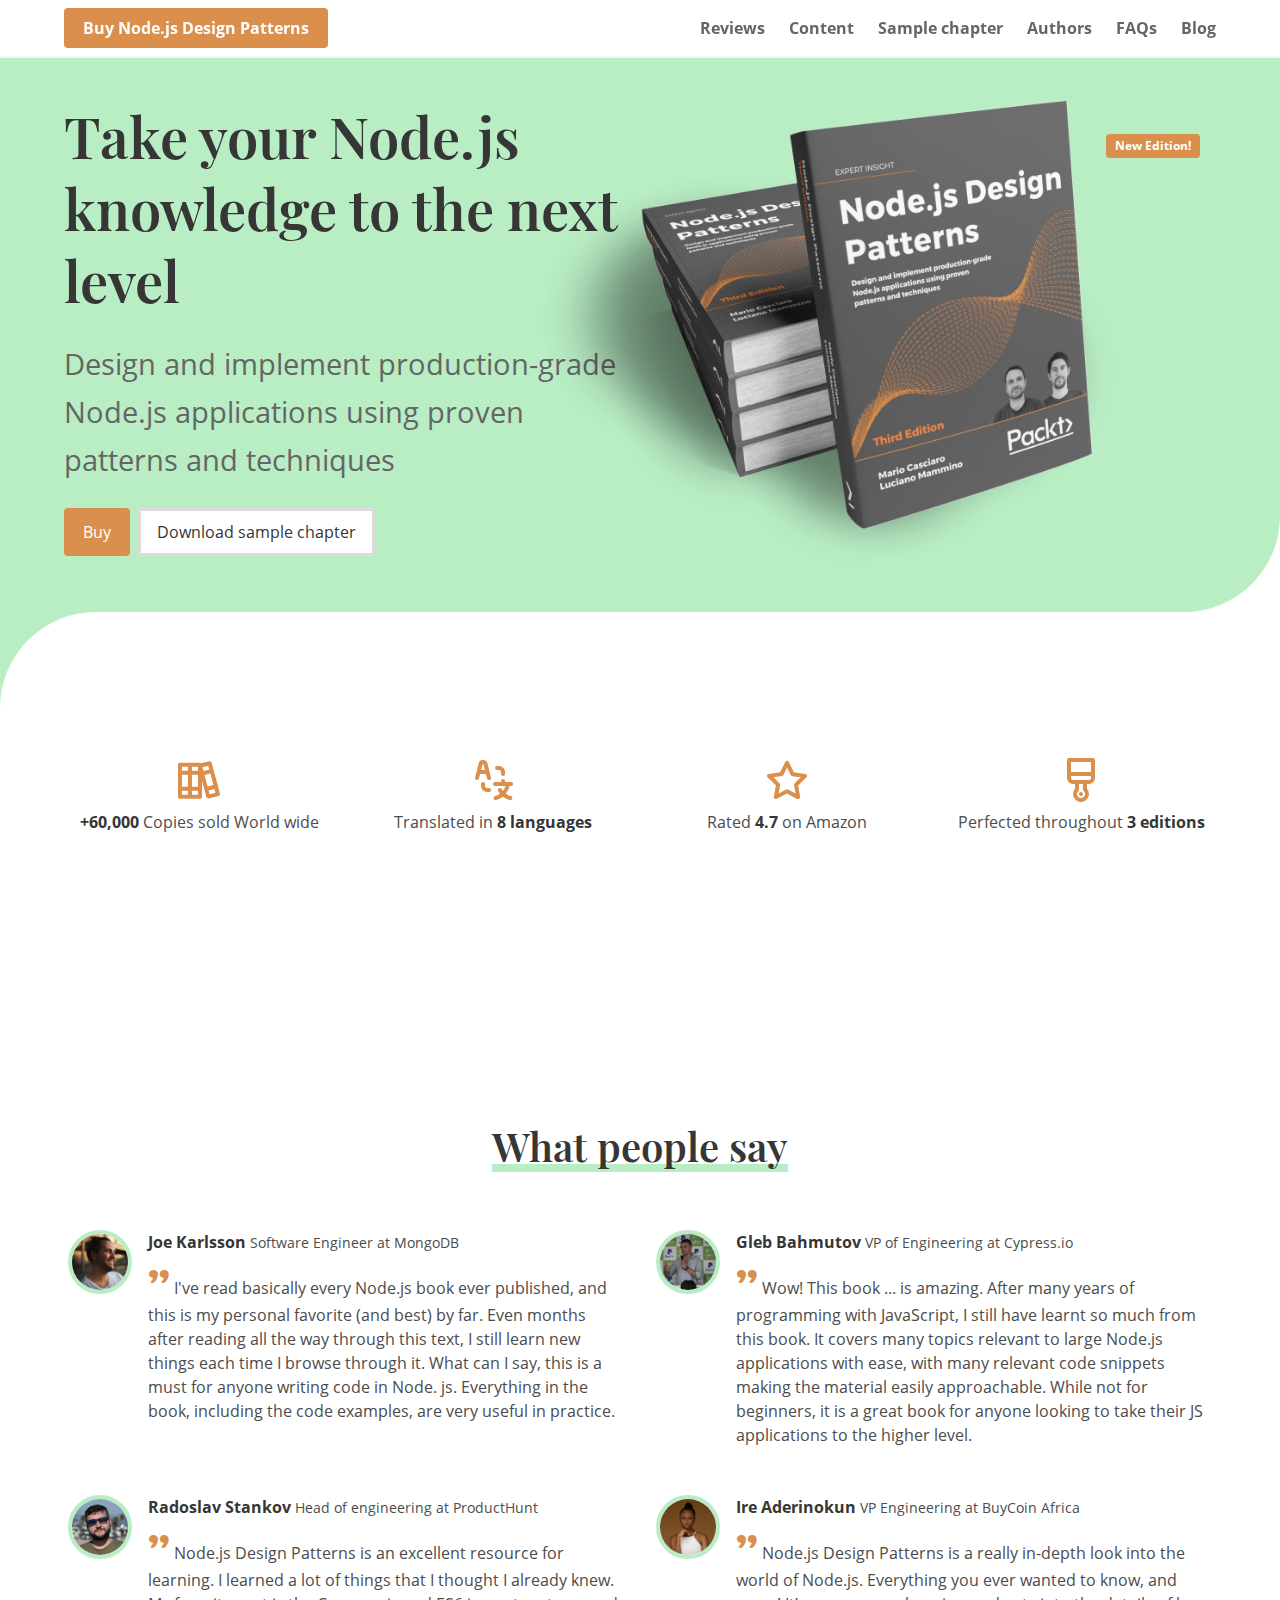
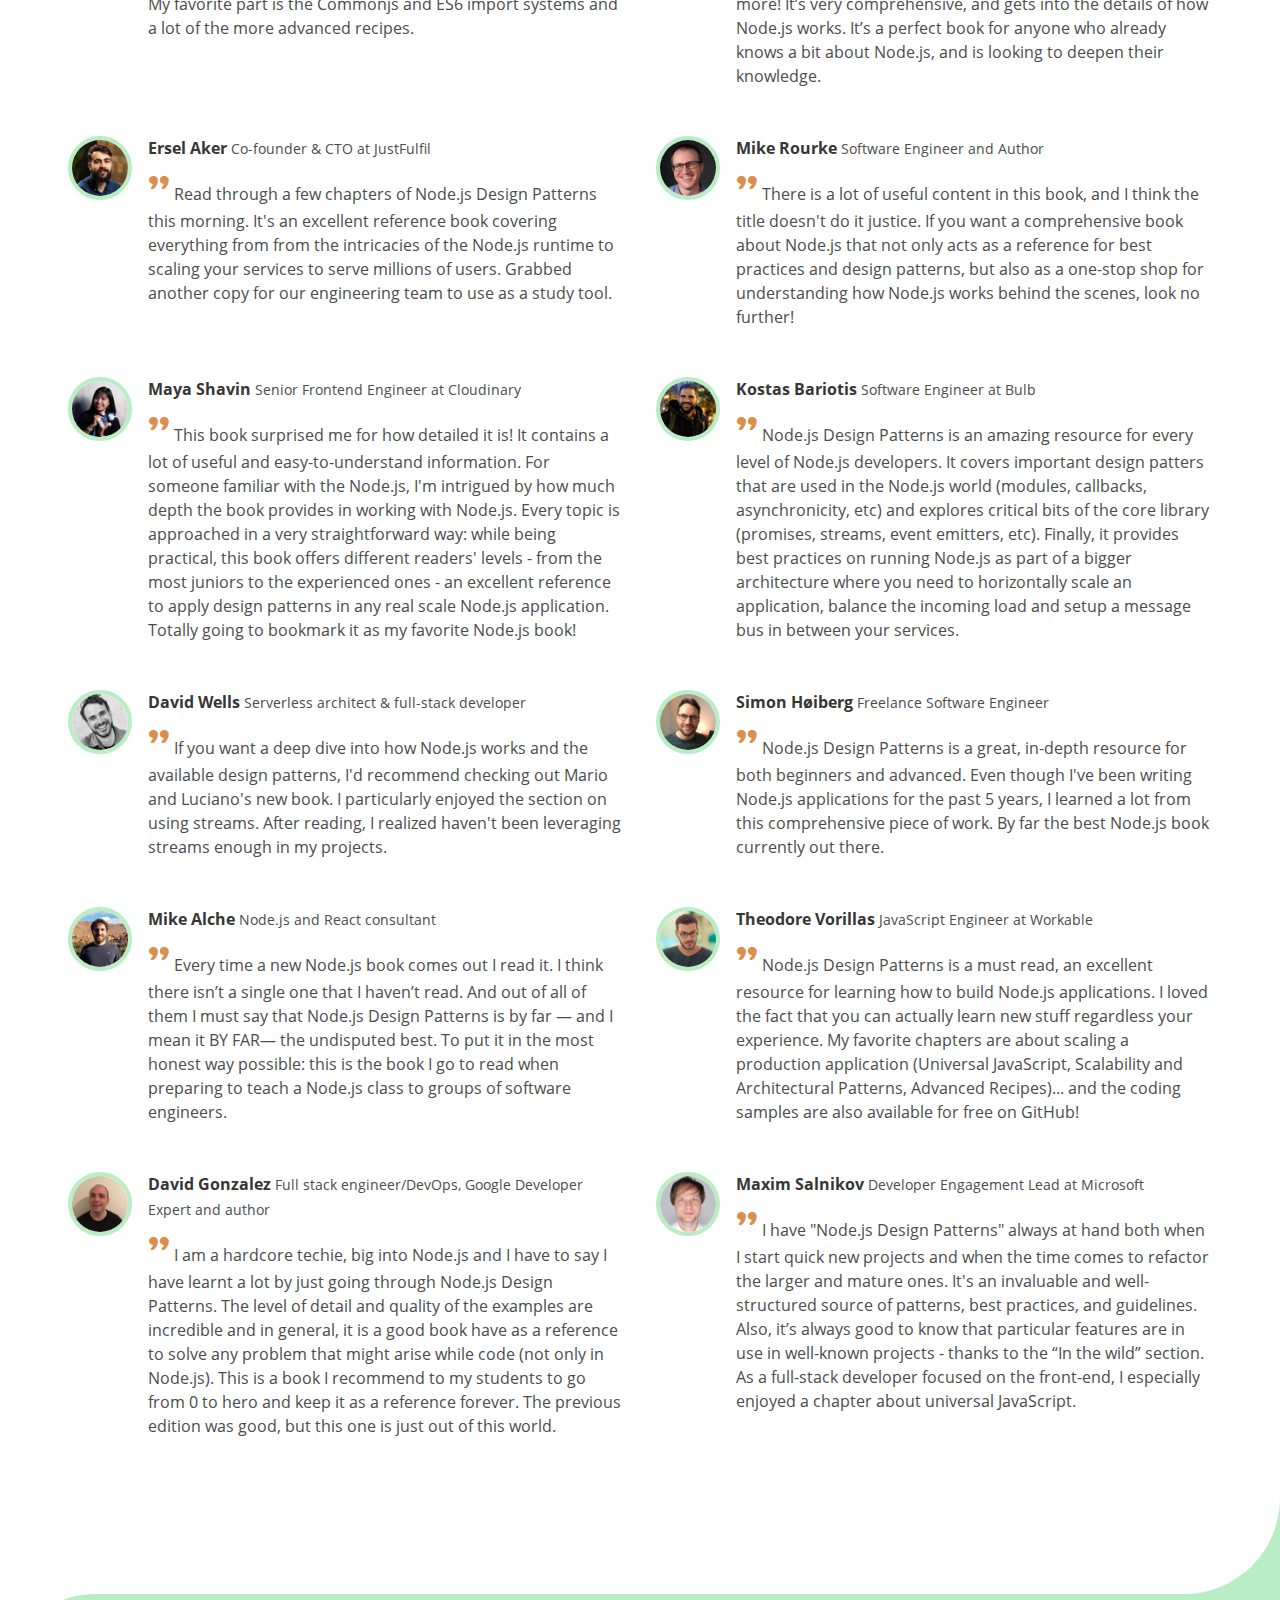
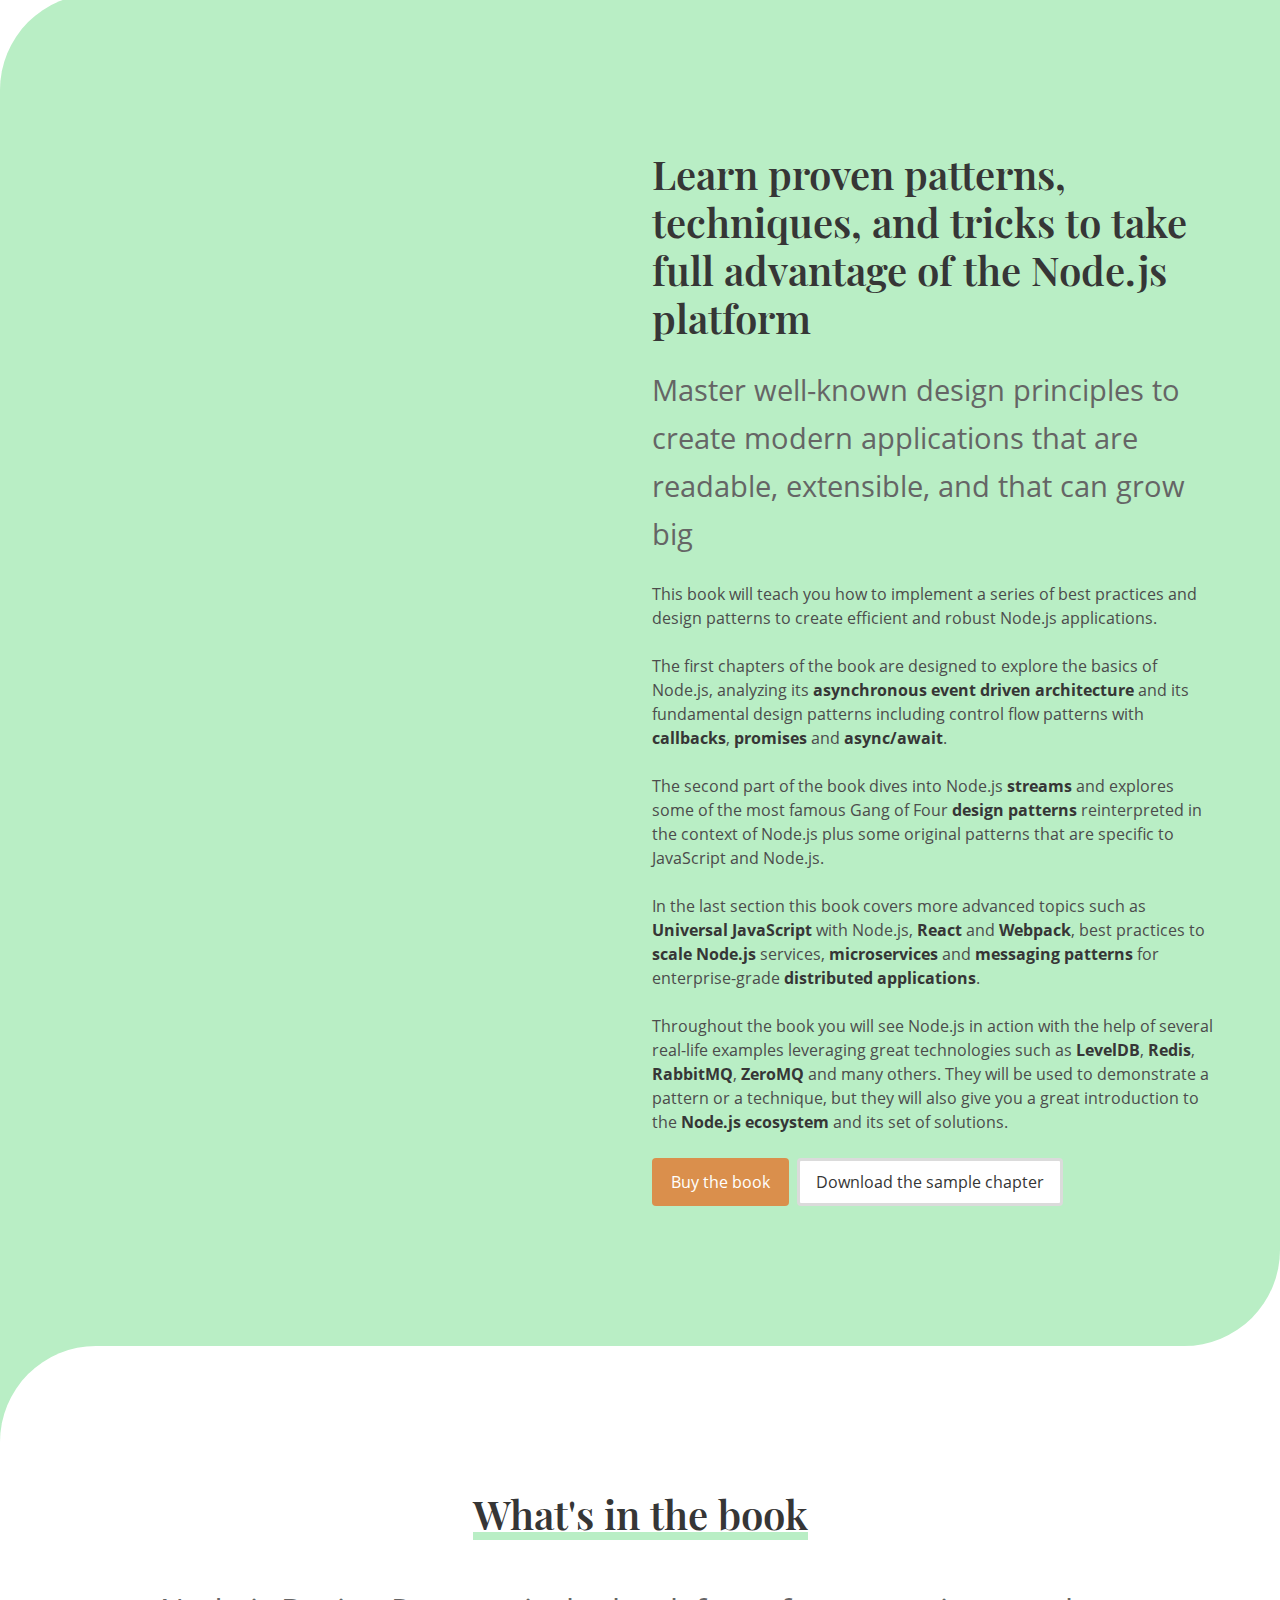
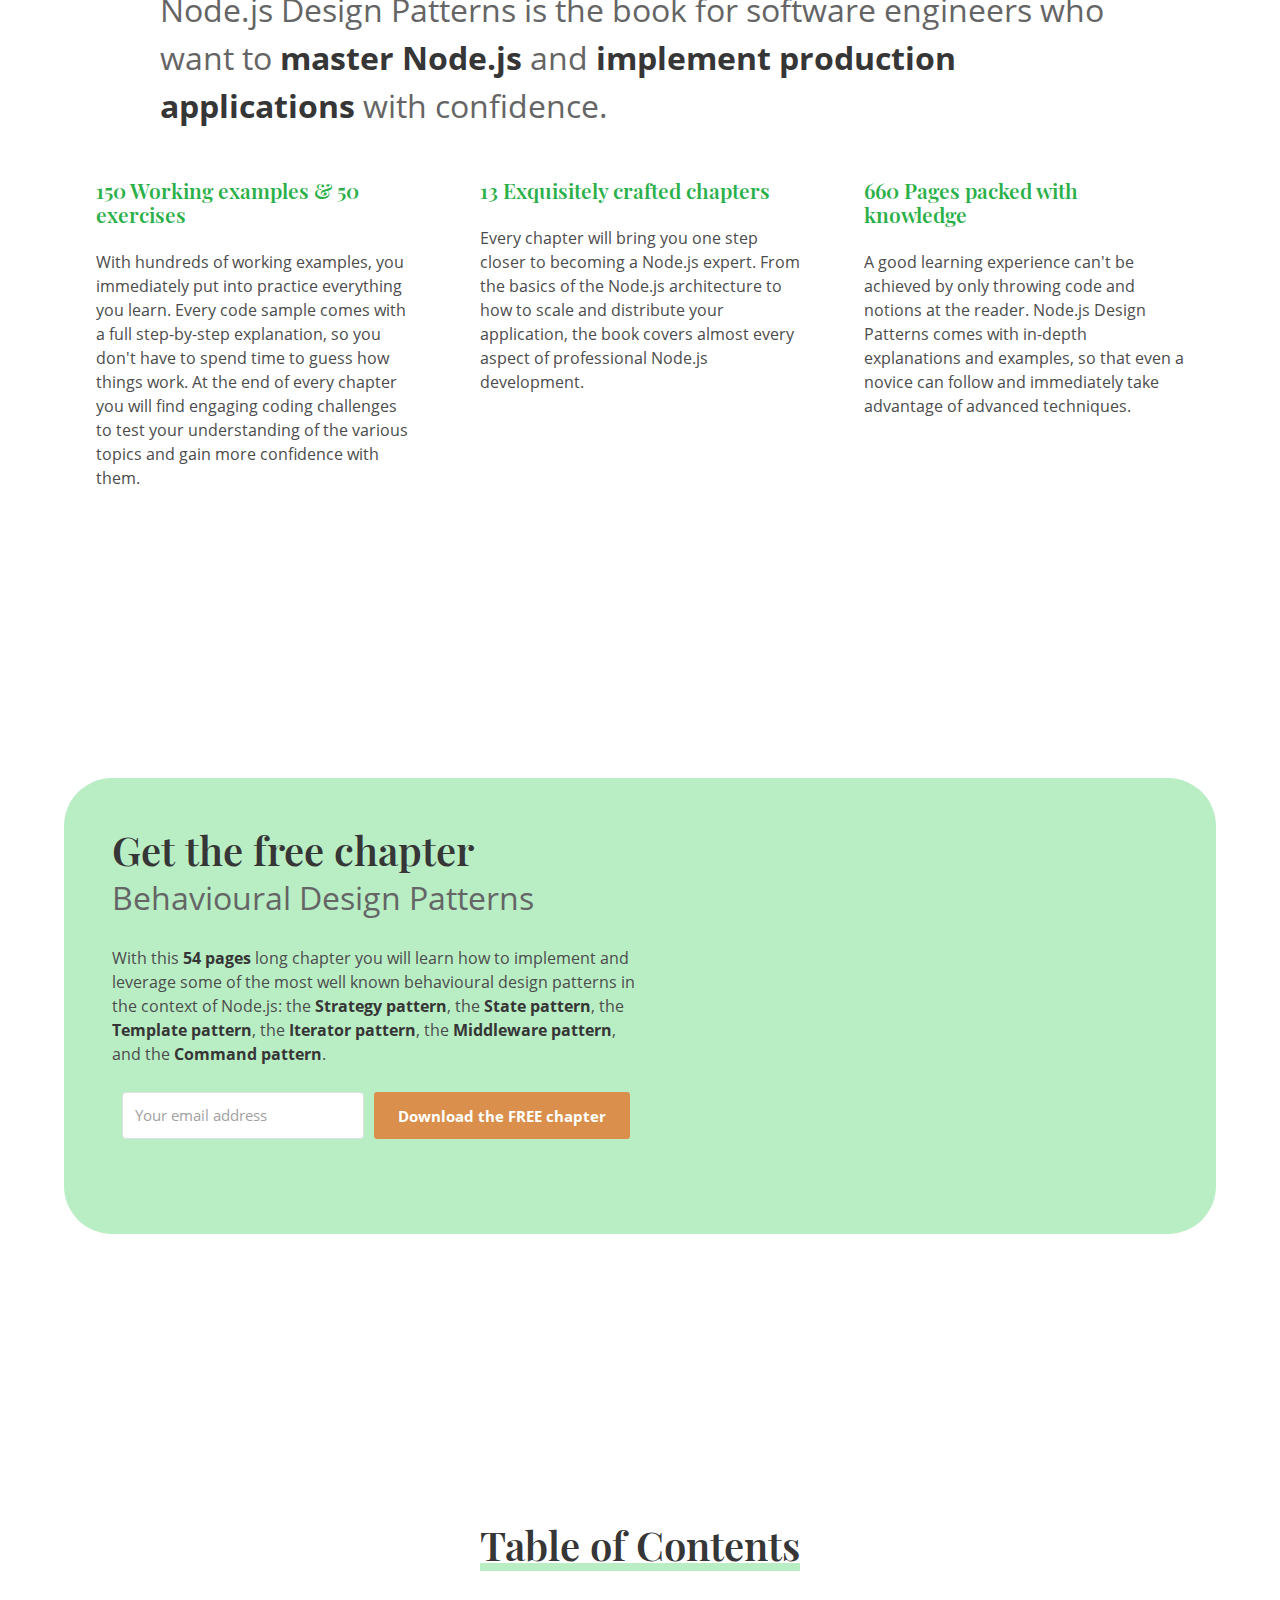
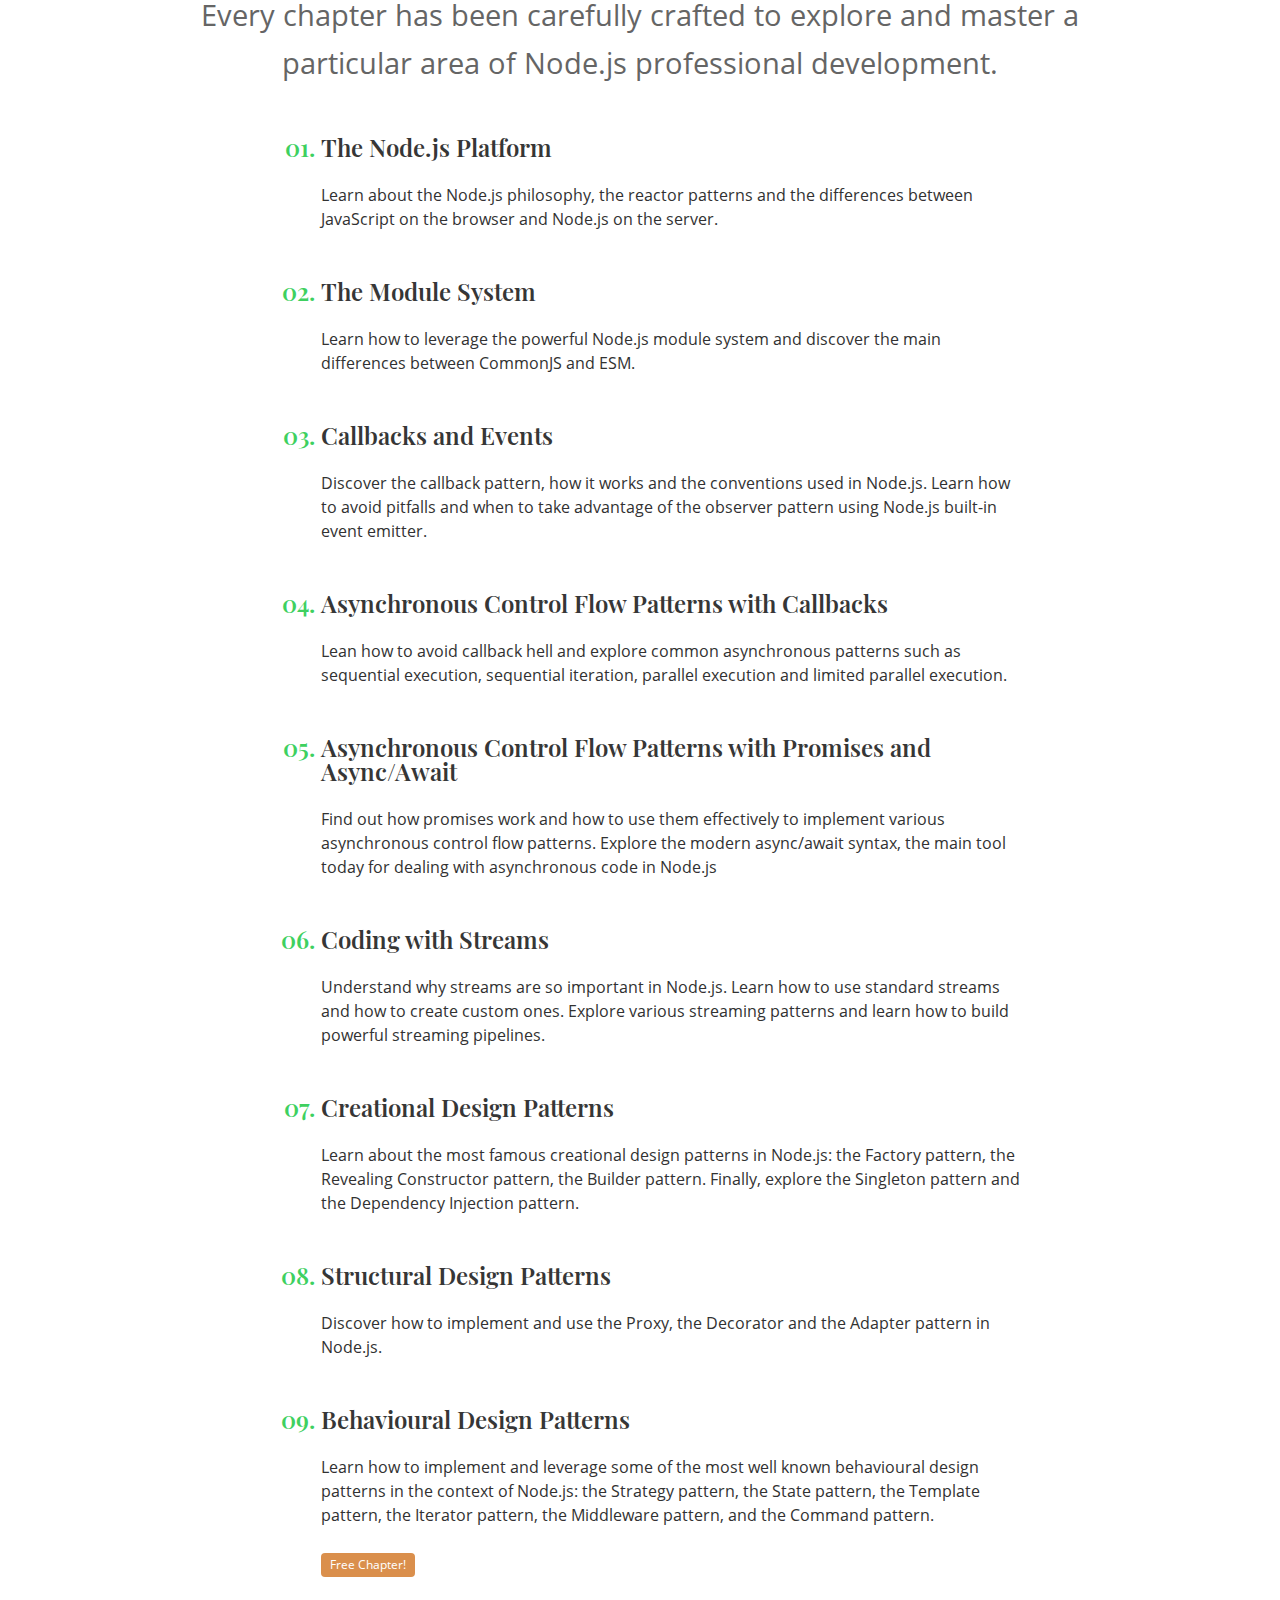
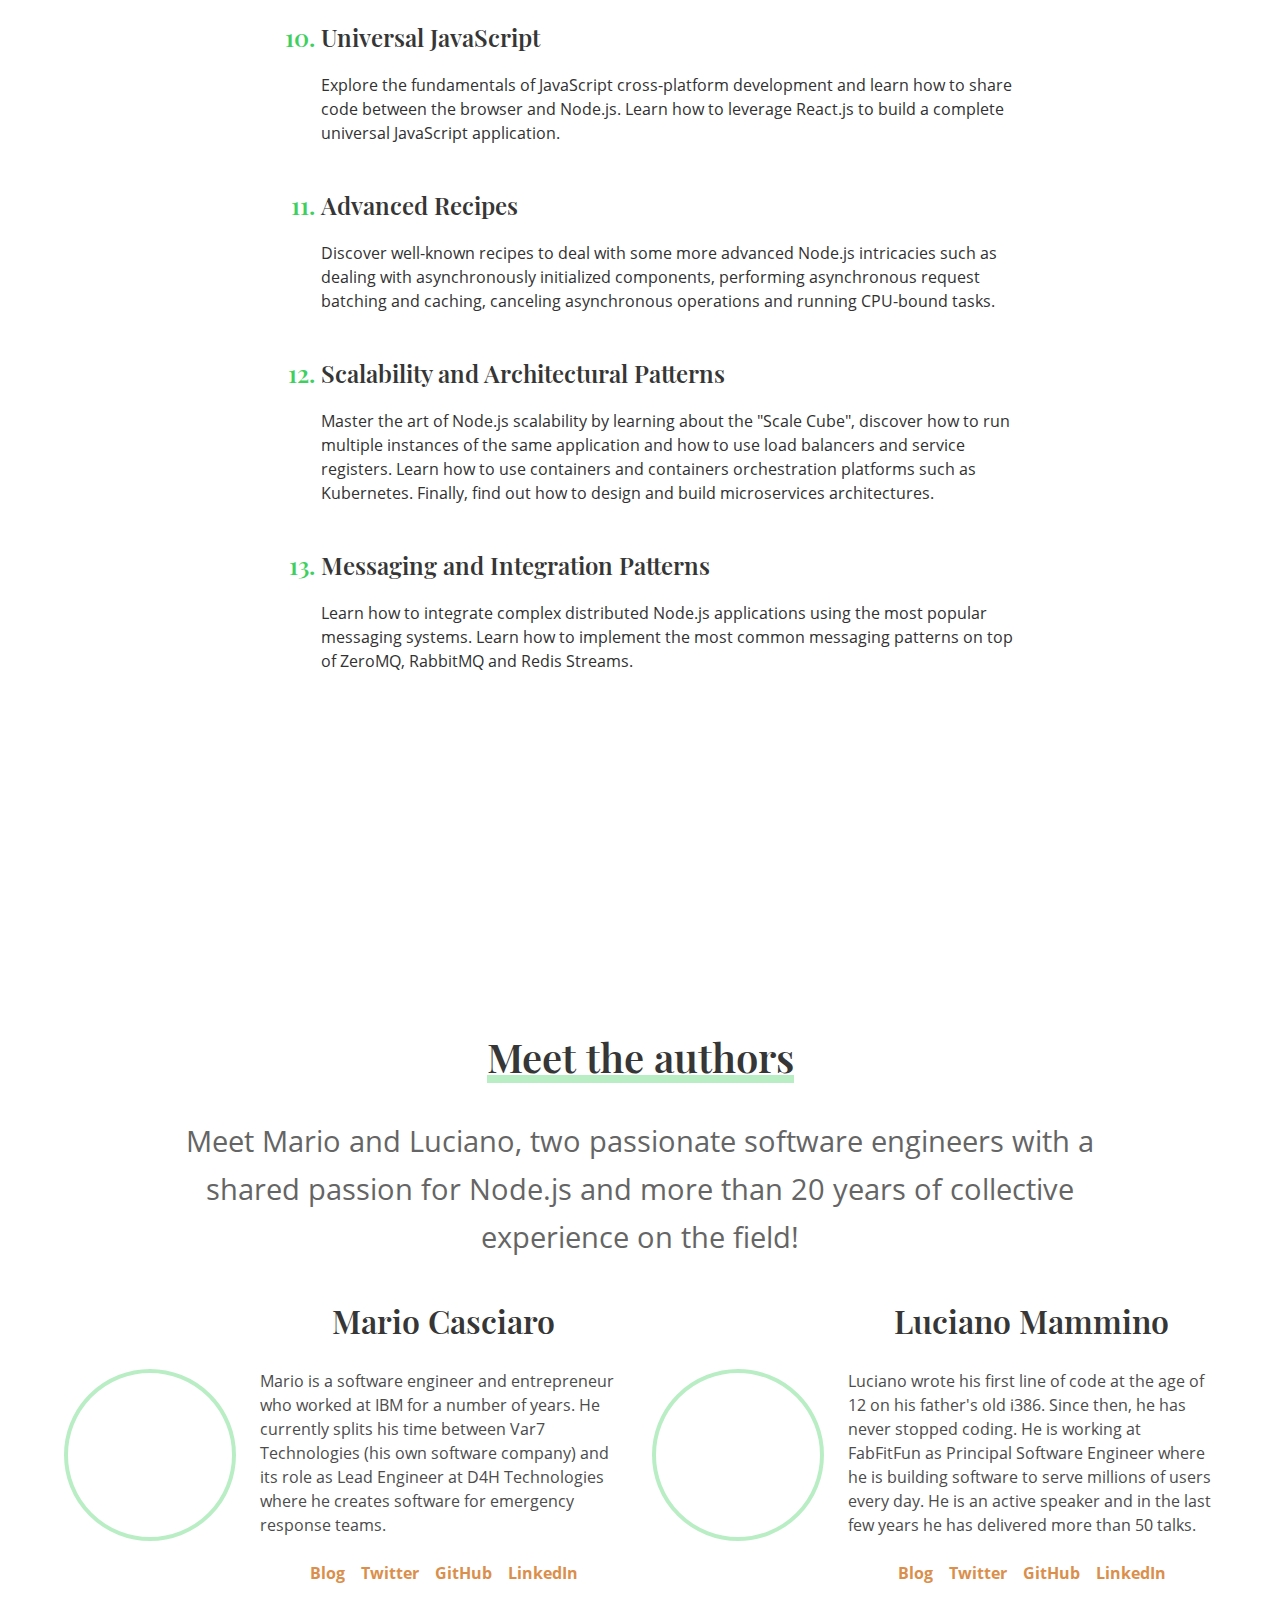
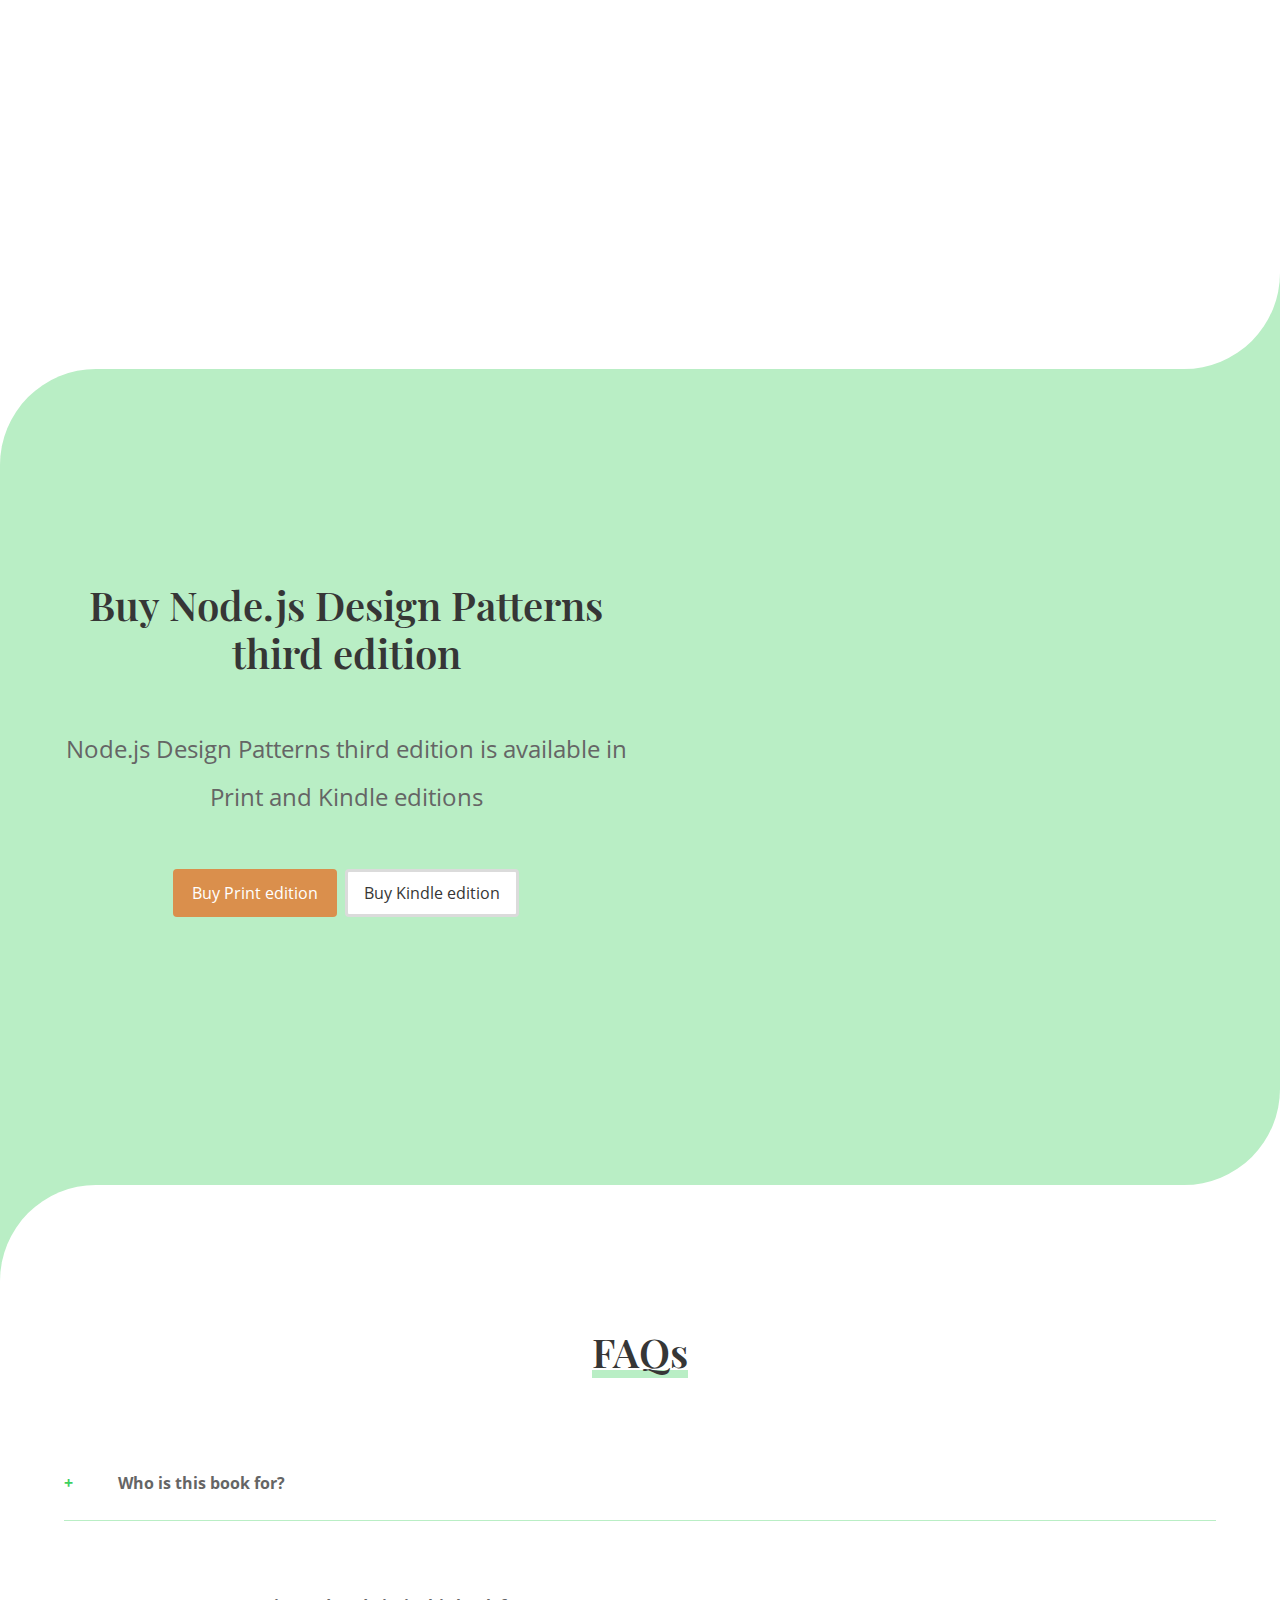
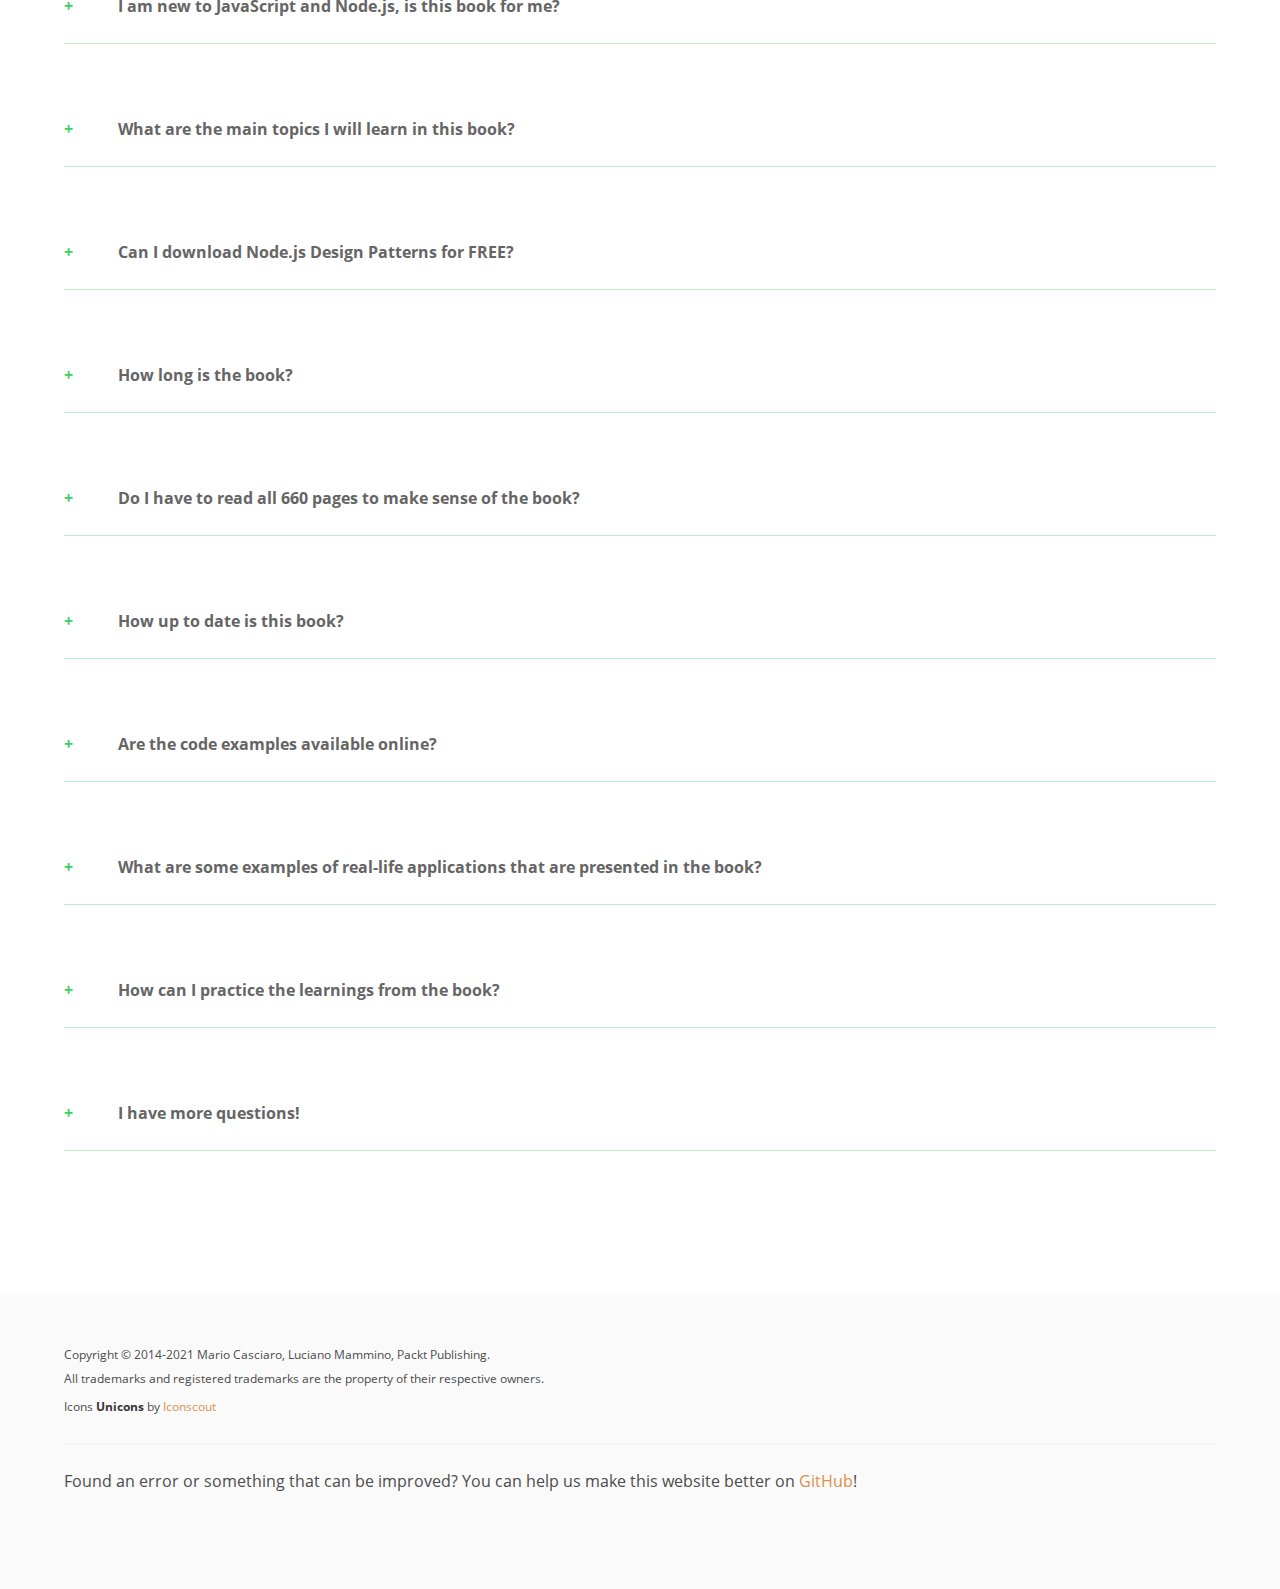
<file: index.html>
<!doctype html><!--
888b    888               888              d8b               8888888b.                    d8b                        8888888b.          888    888                                      
8888b   888               888              Y8P               888  "Y88b                   Y8P                        888   Y88b         888    888                                      
88888b  888               888                                888    888                                              888    888         888    888                                      
888Y88b 888  .d88b.   .d88888  .d88b.     8888 .d8888b       888    888  .d88b.  .d8888b  888  .d88b.  88888b.       888   d88P 8888b.  888888 888888 .d88b.  888d888 88888b.  .d8888b  
888 Y88b888 d88""88b d88" 888 d8P  Y8b    "888 88K           888    888 d8P  Y8b 88K      888 d88P"88b 888 "88b      8888888P"     "88b 888    888   d8P  Y8b 888P"   888 "88b 88K      
888  Y88888 888  888 888  888 88888888     888 "Y8888b.      888    888 88888888 "Y8888b. 888 888  888 888  888      888       .d888888 888    888   88888888 888     888  888 "Y8888b. 
888   Y8888 Y88..88P Y88b 888 Y8b.    d8b  888      X88      888  .d88P Y8b.          X88 888 Y88b 888 888  888      888       888  888 Y88b.  Y88b. Y8b.     888     888  888      X88 
888    Y888  "Y88P"   "Y88888  "Y8888 Y8P  888  88888P'      8888888P"   "Y8888   88888P' 888  "Y88888 888  888      888       "Y888888  "Y888  "Y888 "Y8888  888     888  888  88888P' 
                                           888                                                     888                                                                                  
                                          d88P                                                Y8b d88P                                                                                  
                                        888P"                                                  "Y88P"                                                                                   


> Hey, it seems you are a curious one and that you like to hack! :) 
> Maybe you should follow us on Twitter at @mariocasciaro & @loige

> Did you know that this website is open source?
> Check out https://github.com/nodejs-design-patterns-book/nodejsdesignpatterns.com

--><html lang="en" class="has-navbar-fixed-top"><head><meta charset="utf-8"><meta http-equiv="X-UA-Compatible" content="IE=edge"><meta name="viewport" content="width=device-width,initial-scale=1"><title>Node.js Design Patterns Third Edition by Mario Casciaro and Luciano Mammino</title><meta property="og:title" content="Node.js Design Patterns Third Edition by Mario Casciaro and Luciano Mammino"><meta name="description" content="A book to learn how to design and implement production-grade Node.js applications using proven patterns and techniques"><meta property="og:description" content="A book to learn how to design and implement production-grade Node.js applications using proven patterns and techniques"><meta property="og:url" content="https://www.nodejsdesignpatterns.com/"><meta name="url" content="https://www.nodejsdesignpatterns.com/"><meta name="pageKey" content="index.html"><meta property="og:image" content="https://www.nodejsdesignpatterns.com/img/node-js-design-patterns.jpg"><meta property="og:image:width" content="1260"><meta property="og:image:height" content="630"><meta property="fb:app_id" content="765341910910483"><meta property="og:locale" content="en_US"><meta property="og:site_name" content="Node.js Design Patterns"><meta property="og:type" content="books.book"><meta property="books:isbn" content="9781839214110"><meta property="books:rating:value" content="5"><meta property="books:rating:scale" content="5"><meta property="books:author" content="https://www.amazon.com/Mario-Casciaro/e/B00SLY3S1K"><meta property="books:author" content="https://www.amazon.com/Luciano-Mammino/e/B01GW5CID8/"><meta name="twitter:card" content="summary_large_image"><meta name="robots" content="index, follow"><meta name="author" content="Luciano Mammino and Mario Casciaro, authors@nodejsdesignpatterns.com"><meta name="copyright" content="Mario Casciaro, Luciano Mammino, Packt Publishing"><meta name="generator" content="@11ty/eleventy v0.11.0"><meta http-equiv="last-modified" content="Sun, 24 Jan 2021 18:33:14 GMT"><meta name="date" content="Sun, 24 Jan 2021 18:33:14 GMT"><link rel="alternate" type="application/rss+xml" title="RSS Feed for www.nodejsdesignpatterns.com" href="/blog/rss.xml"><link rel="apple-touch-icon" sizes="180x180" href="/apple-touch-icon.png"><link rel="icon" type="image/png" sizes="32x32" href="/favicon-32x32.png"><link rel="icon" type="image/png" sizes="16x16" href="/favicon-16x16.png"><link rel="manifest" href="/site.webmanifest"><meta name="theme-color" content="#FFFFFF"><style>@keyframes spinAround{0%{transform:rotate(0deg)}to{transform:rotate(359deg)}}@font-face{font-family:"Coustard";font-style:normal;font-weight:400;src:url(/assets//fonts/Coustard_400.eot);src:local("Coustard Regular"),local("Coustard-Regular"),url(/assets//fonts/Coustard_400.eot?#iefix) format("embedded-opentype"),url(/assets//fonts/Coustard_400.woff2) format("woff2"),url(/assets//fonts/Coustard_400.woff) format("woff"),url(/assets//fonts/Coustard_400.ttf) format("truetype"),url(/assets//fonts/Coustard_400.svg#Coustard) format("svg")}@font-face{font-family:"Open Sans";font-style:normal;font-weight:400;src:url(/assets//fonts/Open_Sans_400.eot);src:local("Open Sans Regular"),local("OpenSans-Regular"),url(/assets//fonts/Open_Sans_400.eot?#iefix) format("embedded-opentype"),url(/assets//fonts/Open_Sans_400.woff2) format("woff2"),url(/assets//fonts/Open_Sans_400.woff) format("woff"),url(/assets//fonts/Open_Sans_400.ttf) format("truetype"),url(/assets//fonts/Open_Sans_400.svg#OpenSans) format("svg")}@font-face{font-family:"Open Sans";font-style:italic;font-weight:400;src:url(/assets//fonts/Open_Sans_400i.eot);src:local("Open Sans Italic"),local("OpenSans-Italic"),url(/assets//fonts/Open_Sans_400i.eot?#iefix) format("embedded-opentype"),url(/assets//fonts/Open_Sans_400i.woff2) format("woff2"),url(/assets//fonts/Open_Sans_400i.woff) format("woff"),url(/assets//fonts/Open_Sans_400i.ttf) format("truetype"),url(/assets//fonts/Open_Sans_400i.svg#OpenSans) format("svg")}@font-face{font-family:"Open Sans";font-style:normal;font-weight:700;src:url(/assets//fonts/Open_Sans_700.eot);src:local("Open Sans Bold"),local("OpenSans-Bold"),url(/assets//fonts/Open_Sans_700.eot?#iefix) format("embedded-opentype"),url(/assets//fonts/Open_Sans_700.woff2) format("woff2"),url(/assets//fonts/Open_Sans_700.woff) format("woff"),url(/assets//fonts/Open_Sans_700.ttf) format("truetype"),url(/assets//fonts/Open_Sans_700.svg#OpenSans) format("svg")}@font-face{font-family:"Open Sans";font-style:italic;font-weight:700;src:url(/assets//fonts/Open_Sans_700i.eot);src:local("Open Sans Bold Italic"),local("OpenSans-BoldItalic"),url(/assets//fonts/Open_Sans_700i.eot?#iefix) format("embedded-opentype"),url(/assets//fonts/Open_Sans_700i.woff2) format("woff2"),url(/assets//fonts/Open_Sans_700i.woff) format("woff"),url(/assets//fonts/Open_Sans_700i.ttf) format("truetype"),url(/assets//fonts/Open_Sans_700i.svg#OpenSans) format("svg")}@font-face{font-family:"Playfair Display";font-style:normal;font-weight:600;src:url(/assets//fonts/Playfair_Display_600.eot);src:local(""),url(/assets//fonts/Playfair_Display_600.eot?#iefix) format("embedded-opentype"),url(/assets//fonts/Playfair_Display_600.woff2) format("woff2"),url(/assets//fonts/Playfair_Display_600.woff) format("woff"),url(/assets//fonts/Playfair_Display_600.ttf) format("truetype"),url(/assets//fonts/Playfair_Display_600.svg#PlayfairDisplay) format("svg")}.button,.file{-webkit-touch-callout:none;-webkit-user-select:none;-moz-user-select:none;-ms-user-select:none;user-select:none}.select:not(.is-multiple):not(.is-loading)::after{border:3px solid transparent;border-radius:2px;border-right:0;border-top:0;content:" ";display:block;height:.625em;margin-top:-.4375em;pointer-events:none;position:absolute;top:50%;transform:rotate(-45deg);transform-origin:center;width:.625em}.block:not(:last-child),.content:not(:last-child),.level:not(:last-child),.message:not(:last-child),.subtitle:not(:last-child),.table:not(:last-child),.title:not(:last-child){margin-bottom:1.5rem}.loader{animation:spinAround 500ms infinite linear;border:2px solid #dbdbdb;border-radius:290486px;border-right-color:transparent;border-top-color:transparent;content:"";display:block;height:1em;position:relative;width:1em}.modal{bottom:0;left:0;position:absolute;right:0;top:0}.button,.input,.select select{-moz-appearance:none;-webkit-appearance:none;align-items:center;border:3px solid transparent;border-radius:4px;box-shadow:none;display:inline-flex;font-size:1rem;height:2.5em;justify-content:flex-start;line-height:1.5;padding:calc(.5em - 3px) calc(.75em - 3px);position:relative;vertical-align:top}.button:active,.button:focus,.input:active,.input:focus,.is-active.button,.is-active.input,.select select.is-active,.select select:active,.select select:focus{outline:0}
/*! minireset.css v0.0.6 | MIT License | github.com/jgthms/minireset.css */
@keyframes moveIndeterminate{0%{background-position:200% 0}to{background-position:-200% 0}}#book-chapters ol li,blockquote,body,dd,dl,dt,fieldset,figure,h1,h2,h3,h4,h5,h6,hr,html,legend,li,ol,p,ul{margin:0;padding:0}h1,h2,h3,h4,h5,h6{font-size:100%;font-weight:400}ul{list-style:none}button,input,select{margin:0}html{box-sizing:border-box;background-color:#fff;font-size:16px;-moz-osx-font-smoothing:grayscale;-webkit-font-smoothing:antialiased;min-width:300px;overflow-x:hidden;overflow-y:scroll;text-rendering:optimizeLegibility;text-size-adjust:100%;scroll-behavior:smooth}*,::after,::before{box-sizing:inherit}.card,img{max-width:100%}img{height:auto}table{border-collapse:collapse;border-spacing:0}article,figure,footer,section{display:block}body,button,input,select{font-family:"Open Sans",sans-serif}code,hr{background-color:#f5f5f5}body,code{font-weight:400}code{-moz-osx-font-smoothing:auto;-webkit-font-smoothing:auto;font-family:monospace;color:#da1039;padding:.25em .5em}body{color:#999;font-size:1em;line-height:1.5}a{color:#da8f4c;cursor:pointer;text-decoration:none}.message strong,a strong{color:currentColor}a:hover,strong{color:#363636}hr{display:block;height:2px;margin:1.5rem 0}input[type=checkbox]{vertical-align:baseline}code,small{font-size:.875em}span{font-style:inherit;font-weight:inherit}strong{font-weight:700}#faq button:active,fieldset,hr{border:0}.card{background-color:#fff;border-radius:.25rem;box-shadow:0 .5em 1em -.125em rgba(50,50,50,.1),0 0 0 1px rgba(50,50,50,.02);color:#999;overflow:hidden;position:relative}.card .media:not(:last-child){margin-bottom:1.5rem}.dropdown{display:inline-flex;position:relative;vertical-align:top}.level{align-items:center;justify-content:space-between}.level code{border-radius:4px}.level img{display:inline-block;vertical-align:top}@media screen and (min-width:769px),print{.level{display:flex}}.media{align-items:flex-start;display:flex;text-align:inherit}.media .content:not(:last-child){margin-bottom:.75rem}.media .media{border-top:1px solid rgba(219,219,219,.5);display:flex;padding-top:.75rem}.media .media .content:not(:last-child),.media .media .control:not(:last-child){margin-bottom:.5rem}.media .media .media{padding-top:.5rem}.media .media .media+.media{margin-top:.5rem}.media+.media{border-top:1px solid rgba(219,219,219,.5);margin-top:1rem;padding-top:1rem}.media-left{flex-basis:auto;flex-grow:0;flex-shrink:0;margin-right:1rem}.media-content{flex-basis:auto;flex-grow:1;flex-shrink:1;text-align:inherit}@media screen and (max-width:768px){.media-content{overflow-x:auto}}.menu,.message{font-size:1rem}.menu.is-medium,.message.is-medium{font-size:1.25rem}.message{background-color:#f5f5f5;border-radius:4px}.message a:not(.button):not(.tag):not(.dropdown-item){color:currentColor;text-decoration:underline}.message.is-primary{background-color:#fcf4ee}.modal{align-items:center;display:none;flex-direction:column;justify-content:center;overflow:hidden;position:fixed;z-index:40}.modal.is-active{display:flex}.navbar{background-color:#fff;min-height:3.25rem;position:relative;z-index:30}.navbar.is-primary{background-color:#da8f4c;color:#fff}.navbar.is-primary .navbar-brand>.navbar-item,.navbar.is-primary .navbar-burger{color:#fff}.navbar.is-primary .navbar-brand>a.navbar-item.is-active,.navbar.is-primary .navbar-brand>a.navbar-item:focus,.navbar.is-primary .navbar-brand>a.navbar-item:hover{background-color:#d68237;color:#fff}@media screen and (min-width:1024px){.navbar.is-primary .navbar-end>.navbar-item{color:#fff}.navbar.is-primary .navbar-end>a.navbar-item.is-active,.navbar.is-primary .navbar-end>a.navbar-item:focus,.navbar.is-primary .navbar-end>a.navbar-item:hover{background-color:#d68237;color:#fff}}.navbar-brand,.navbar>.container{align-items:stretch;display:flex;min-height:3.25rem}.navbar>.container{width:100%}.navbar.has-shadow{box-shadow:0 2px 0 0 #f5f5f5}.navbar.is-fixed-top{left:0;position:fixed;right:0;z-index:30;top:0}body.has-navbar-fixed-top,html.has-navbar-fixed-top{padding-top:3.25rem}.navbar-brand{flex-shrink:0}.navbar-brand a.navbar-item:focus,.navbar-brand a.navbar-item:hover{background-color:transparent}.navbar-burger{color:#999;cursor:pointer;display:block;height:3.25rem;position:relative;width:3.25rem;margin-left:auto}.navbar-burger span{background-color:currentColor;display:block;height:1px;left:calc(50% - 8px);position:absolute;transform-origin:center;transition-duration:86ms;transition-property:background-color,opacity,transform;transition-timing-function:ease-out;width:16px}.navbar-burger span:nth-child(1){top:calc(50% - 6px)}.navbar-burger span:nth-child(2){top:calc(50% - 1px)}.navbar-burger span:nth-child(3){top:calc(50% + 4px)}.navbar-burger:hover{background-color:rgba(0,0,0,.05)}.navbar-burger.is-active span:nth-child(1){transform:translateY(5px) rotate(45deg)}.navbar-burger.is-active span:nth-child(2){opacity:0}.navbar-burger.is-active span:nth-child(3){transform:translateY(-5px) rotate(-45deg)}.navbar-menu{display:none}.navbar-item{color:#999;display:block;line-height:1.5;padding:.5rem .75rem;position:relative;flex-grow:0;flex-shrink:0}.navbar-item .icon:only-child{margin-left:-.25rem;margin-right:-.25rem}.checkbox input,a.navbar-item{cursor:pointer}a.navbar-item.is-active,a.navbar-item:focus,a.navbar-item:focus-within,a.navbar-item:hover{background-color:#fafafa;color:#da8f4c}.navbar-item img{max-height:1.75rem}@media screen and (max-width:1023px){.navbar>.container{display:block}.navbar-brand .navbar-item{align-items:center;display:flex}.navbar-menu{background-color:#fff;box-shadow:0 8px 16px rgba(50,50,50,.1);padding:.5rem 0}.navbar-menu.is-active{display:block}.navbar.is-fixed-top .navbar-menu{-webkit-overflow-scrolling:touch;max-height:calc(100vh - 3.25rem);overflow:auto}}@media screen and (min-width:1024px){.navbar,.navbar-end,.navbar-menu{align-items:stretch;display:flex}.navbar{min-height:3.25rem}.navbar-burger{display:none}.navbar-item{align-items:center;display:flex}.navbar-menu{flex-grow:1;flex-shrink:0}.navbar-end{justify-content:flex-end;margin-left:auto}.container>.navbar .navbar-brand,.navbar>.container .navbar-brand{margin-left:-.75rem}.container>.navbar .navbar-menu,.navbar>.container .navbar-menu{margin-right:-.75rem}a.navbar-item.is-active{color:#323232}a.navbar-item.is-active:not(:focus):not(:hover){background-color:transparent}}.button{background-color:#fff;border-color:#dbdbdb;border-width:3px;color:#363636;cursor:pointer;justify-content:center;padding-bottom:calc(.5em - 3px);padding-left:1em;padding-right:1em;padding-top:calc(.5em - 3px);text-align:center;white-space:nowrap}.button strong{color:inherit}.button .icon,.button .icon.is-medium{height:1.5em;width:1.5em}.button .icon:first-child:not(:last-child){margin-left:calc(-.5em - 3px);margin-right:.25em}.button .icon:last-child:not(:first-child){margin-left:.25em;margin-right:calc(-.5em - 3px)}.button .icon:first-child:last-child{margin-left:calc(-.5em - 3px);margin-right:calc(-.5em - 3px)}.button:hover{border-color:#da8f4c;color:#363636}.button:focus{border-color:#754418;color:#363636}.button.is-primary:focus:not(:active),.button:focus:not(:active){box-shadow:0 0 0 .125em rgba(218,143,76,.25)}.button.is-active,.button:active{border-color:#da8f4c;color:#363636}.button.is-primary,.button.is-primary:hover{background-color:#da8f4c;border-color:transparent;color:#fff}.button.is-primary:hover{background-color:#d88841}.button.is-primary:focus{border-color:transparent;color:#fff}.button.is-primary.is-active,.button.is-primary:active{background-color:#d68237;border-color:transparent;color:#fff}.button.is-medium{font-size:1.25rem}.button.is-rounded{border-radius:290486px;padding-left:calc(1em + .25em);padding-right:calc(1em + .25em)}.buttons{align-items:center;display:flex;flex-wrap:wrap;justify-content:flex-start}.buttons .button{margin-bottom:.5rem}.buttons .button:not(:last-child):not(.is-fullwidth){margin-right:.5rem}.buttons:last-child{margin-bottom:-.5rem}.buttons:not(:last-child){margin-bottom:1rem}.buttons.is-centered{justify-content:center}.buttons.is-centered:not(.has-addons) .button:not(.is-fullwidth){margin-left:.25rem;margin-right:.25rem}.container{flex-grow:1;margin:0 auto;position:relative;width:auto}@media screen and (min-width:1024px){.container{max-width:960px}}@media screen and (min-width:1216px){.container:not(.is-max-desktop){max-width:1152px}}.content li+li{margin-top:.25em}.content blockquote:not(:last-child),.content dl:not(:last-child),.content ol:not(:last-child),.content p:not(:last-child),.content table:not(:last-child),.content ul:not(:last-child){margin-bottom:1em}.content h1,.content h2,.content h3,.content h4,.content h5,.content h6{color:#363636;font-weight:600;line-height:1.125}.content h1{font-size:2em;margin-bottom:.5em}.content h1:not(:first-child){margin-top:1em}.content h2{font-size:1.75em;margin-bottom:.5714em}.content h2:not(:first-child){margin-top:1.1428em}.content h3{font-size:1.5em;margin-bottom:.6666em}.content h3:not(:first-child){margin-top:1.3333em}.content h4{font-size:1.25em;margin-bottom:.8em}.content h5{font-size:1.125em;margin-bottom:.8888em}.content h6{font-size:1em;margin-bottom:1em}.content blockquote{background-color:#f5f5f5;border-left:5px solid #dbdbdb;padding:1.25em 1.5em}.content ol{list-style-position:outside;margin-left:2em;margin-top:1em}.content ol:not([type]){list-style-type:decimal}.content ul{list-style:disc outside;margin-top:1em}.content ul ul{list-style-type:circle;margin-top:.5em}.content ul ul ul{list-style-type:square}.content dd,.content ul{margin-left:2em}.content figure{margin-left:2em;margin-right:2em;text-align:center}.content figure:not(:first-child){margin-top:2em}.content figure:not(:last-child){margin-bottom:2em}.content figure img{display:inline-block}.content table{width:100%}.content.is-medium{font-size:1.25rem}.icon{align-items:center;display:inline-flex;justify-content:center;height:1.5rem;width:1.5rem}.icon.is-medium{height:2rem;width:2rem}.image{display:block;position:relative}.image img{display:block;height:auto;width:100%}.image img.is-rounded{border-radius:290486px}.image.is-64x64{height:64px;width:64px}.table{background-color:#fff;color:#363636}.tag:not(body){align-items:center;background-color:#f5f5f5;border-radius:4px;color:#999;display:inline-flex;font-size:.75rem;height:2em;justify-content:center;line-height:1.5;padding-left:.75em;padding-right:.75em;white-space:nowrap}.tag:not(body).is-primary{background-color:#da8f4c;color:#fff}.tag:not(body).is-medium{font-size:1rem}.tag:not(body) .icon:first-child:not(:last-child){margin-left:-.375em;margin-right:.1875em}.tag:not(body) .icon:last-child:not(:first-child){margin-left:.1875em;margin-right:-.375em}.tag:not(body) .icon:first-child:last-child{margin-left:-.375em;margin-right:-.375em}.tag:not(body).is-rounded{border-radius:290486px}a.tag:hover{text-decoration:underline}.subtitle,.title{word-break:break-word}.subtitle span,.title span,.title strong{font-weight:inherit}.subtitle .tag,.title .tag{vertical-align:middle}.title{color:#363636;font-size:2rem;font-weight:600;line-height:1.125}.title strong{color:inherit}.subtitle:not(.is-spaced)+.title,.title:not(.is-spaced)+.subtitle{margin-top:-1.25rem}.title.is-1{font-size:3rem}.title.is-2{font-size:2.5rem}.title.is-3{font-size:2rem}.title.is-4{font-size:1.5rem}.subtitle{font-size:1.25rem;font-weight:400;line-height:1.25}.subtitle strong{color:#363636;font-weight:600}.subtitle.is-1{font-size:3rem}.subtitle.is-2{font-size:2.5rem}.subtitle.is-3{font-size:2rem}.subtitle.is-4{font-size:1.5rem}.number{align-items:center;background-color:#f5f5f5;border-radius:290486px;display:inline-flex;font-size:1.25rem;height:2em;justify-content:center;margin-right:1.5rem;min-width:2.5em;padding:.25rem .5rem;text-align:center;vertical-align:top}.input,.select select{background-color:#fff;border-color:#999;border-radius:4px;color:#363636}.input:-moz-placeholder,.input::-moz-placeholder,.select select:-moz-placeholder,.select select::-moz-placeholder{color:rgba(54,54,54,.3)}.input::-webkit-input-placeholder,.select select::-webkit-input-placeholder{color:rgba(54,54,54,.3)}.input:-ms-input-placeholder,.select select:-ms-input-placeholder{color:rgba(54,54,54,.3)}.input:hover,.select select:hover{border-color:#fff}.input:active,.input:focus,.is-active.input,.select select.is-active,.select select:active,.select select:focus{border-color:#da8f4c;box-shadow:0 0 0 .125em rgba(218,143,76,.25)}.input{box-shadow:none;max-width:100%;width:100%}.is-primary.input{border-color:#da8f4c}.is-primary.input:active,.is-primary.input:focus,.is-primary.is-active.input{box-shadow:0 0 0 .125em rgba(218,143,76,.25)}.is-medium.input{font-size:1.25rem}.input.is-rounded{border-radius:290486px;padding-left:calc(calc(.75em - 3px) + .375em);padding-right:calc(calc(.75em - 3px) + .375em)}.checkbox,.select{display:inline-block;position:relative}.checkbox{cursor:pointer;line-height:1.25}.checkbox:hover{color:#363636}.select{max-width:100%;vertical-align:top}.select:not(.is-multiple){height:2.5em}.select:not(.is-multiple):not(.is-loading)::after{border-color:#da8f4c;right:1.125em;z-index:4}.select.is-rounded select{border-radius:290486px;padding-left:1em}.select select{cursor:pointer;display:block;font-size:1em;max-width:100%;outline:0}.select select::-ms-expand{display:none}.select select:not([multiple]){padding-right:2.5em}.select select[multiple]{height:auto;padding:0}.select:not(.is-multiple):not(.is-loading):hover::after{border-color:#363636}.select.is-primary:not(:hover)::after{border-color:#da8f4c}.select.is-primary select{border-color:#da8f4c}.select.is-primary select:hover{border-color:#d68237}.select.is-primary select.is-active,.select.is-primary select:active,.select.is-primary select:focus{box-shadow:0 0 0 .125em rgba(218,143,76,.25)}.file.is-medium,.select.is-medium{font-size:1.25rem}.file{align-items:stretch;display:flex;justify-content:flex-start;position:relative}.file.is-centered{justify-content:center}.label{color:#363636;display:block;font-size:1rem;font-weight:700}.label:not(:last-child){margin-bottom:.5em}.label.is-medium{font-size:1.25rem}.help{display:block;font-size:.75rem;margin-top:.25rem}.help.is-primary{color:#da8f4c}.field:not(:last-child){margin-bottom:.75rem}.control{box-sizing:border-box;clear:both;font-size:1rem;position:relative;text-align:inherit}.column{display:block;flex-basis:0;flex-grow:1;flex-shrink:1;padding:.75rem}@media screen and (min-width:769px),print{.column.is-half{flex:none;width:50%}.column.is-one-third{flex:none;width:33.3333%}.column.is-1{flex:none;width:8.3333333333%}.column.is-2{flex:none;width:16.6666666667%}.column.is-3{flex:none;width:25%}.column.is-4{flex:none;width:33.3333333333%}.column.is-8{flex:none;width:66.6666666667%}.column.is-10{flex:none;width:83.3333333333%}}.columns{margin-left:-.75rem;margin-right:-.75rem;margin-top:-.75rem}.columns:last-child{margin-bottom:-.75rem}.columns:not(:last-child){margin-bottom:calc(1.5rem - .75rem)}.columns.is-centered{justify-content:center}.columns.is-gapless{margin-left:0;margin-right:0;margin-top:0}.columns.is-gapless>.column{margin:0;padding:0!important}.columns.is-gapless:not(:last-child){margin-bottom:1.5rem}.columns.is-gapless:last-child{margin-bottom:0}.columns.is-multiline{flex-wrap:wrap}.columns.is-vcentered{align-items:center}@media screen and (min-width:769px),print{.columns:not(.is-desktop){display:flex}}.columns.is-variable{--columnGap: 0.75rem;margin-left:calc(-1*var(--columnGap));margin-right:calc(-1*var(--columnGap))}.columns.is-variable .column{padding-left:var(--columnGap);padding-right:var(--columnGap)}.columns.is-variable.is-1{--columnGap: 0.25rem}.columns.is-variable.is-2{--columnGap: 0.5rem}.columns.is-variable.is-3{--columnGap: 0.75rem}.columns.is-variable.is-4{--columnGap: 1rem}.columns.is-variable.is-8{--columnGap: 2rem}.mt-1{margin-top:.25rem!important}.mb-1{margin-bottom:.25rem!important}.mt-2{margin-top:.5rem!important}.mt-4{margin-top:1rem!important}.px-6{padding-left:3rem!important;padding-right:3rem!important}.py-6{padding-top:3rem!important;padding-bottom:3rem!important}.is-size-7{font-size:.75rem!important}.has-text-centered{text-align:center!important}.has-text-right{text-align:right!important}.hero{align-items:stretch;display:flex;flex-direction:column;justify-content:space-between}.hero .navbar{background:0 0}.hero.is-primary{background-color:#da8f4c;color:#fff}.hero.is-primary a:not(.button):not(.dropdown-item):not(.tag):not(.pagination-link.is-current),.hero.is-primary strong{color:inherit}.hero.is-primary .title{color:#fff}.hero.is-primary .subtitle{color:rgba(255,255,255,.9)}.hero.is-primary .subtitle a:not(.button),.hero.is-primary .subtitle strong{color:#fff}@media screen and (max-width:1023px){.hero.is-primary .navbar-menu{background-color:#da8f4c}}.hero.is-primary .navbar-item{color:rgba(255,255,255,.7)}.hero.is-primary a.navbar-item.is-active,.hero.is-primary a.navbar-item:hover{background-color:#d68237;color:#fff}@media screen and (min-width:769px),print{.hero.is-medium .hero-body{padding:9rem 1.5rem}}.hero-body{flex-grow:1;flex-shrink:0}.hero-body,.section{padding:3rem 1.5rem}@media screen and (min-width:1024px){.section.is-medium{padding:9rem 1.5rem}}.footer{background-color:#fafafa;padding:3rem 1.5rem 6rem}code .number{align-items:normal;background-color:transparent;border-radius:0;display:inline;height:auto;justify-content:normal;margin-right:auto;min-width:auto;padding:0;text-align:left;vertical-align:baseline;font-size:inherit}@media (prefers-reduced-motion:reduce){html{scroll-behavior:auto}#faq p.desc{transition:none}}.svg-icon svg{width:3rem;fill:#da8f4c}#book-chapters ol,.title{font-family:"Playfair Display",serif}.title.underline span{background-size:2px 1em;display:inline;box-shadow:inset 0 -.175em #b9eec5,inset 0 -.2em #b9eec5}.container{color:#4c4c4c}.quote::before{display:inline-block;content:'"';font-size:3rem;line-height:100%;font-family:"Coustard",serif;position:relative;bottom:-.75rem;margin-right:.25rem;color:#da8f4c}#book-content h4,div,h1,h2,h3,h4,p{line-height:1.5rem}img.avatar{border:4px solid #b9eec5}.floating-label{position:absolute;z-index:999;right:1rem;top:2rem}nav a.navbar-item{color:#656565;font-weight:700}.bg-green{background-color:#b9eec5}.bg-white{background-color:#fff}.subtitle{color:#656565}#faq button,.pos-rel{position:relative}.book-cover{transform:translateX(-60px)}@media screen and (min-width:769px){.book-cover{transform:translateX(-100px)}}.chapter9{transform:rotate(-10deg) translateY(30px);margin-bottom:-20px!important}@media screen and (min-width:769px){.chapter9{transform:rotate(-10deg) translate(30px,-30px);margin:0 auto}}nav.navbar{z-index:99999!important}#hero h1{line-height:4.5rem;font-size:3.5rem}#authors h3.subtitle,#book-abstract h3,#book-chapters h3.subtitle,#hero h2{line-height:3rem;font-size:1.8rem}#book-abstract p,#hero .buttons{margin:1.5rem 0 0}#book-abstract .buttons .button,#hero .buttons .button{height:3rem}#reviews h2{margin:0 0 3rem;padding:0;line-height:3rem}#reviews .column{padding:1.5rem 1rem}#book-abstract .column{padding:0 .75rem}#book-abstract h2{margin:0;padding:1.5rem 0;line-height:3rem}#book-abstract .buttons{margin:1.5rem 0 0}#book-content h2,#book-content h3{margin:0;padding:0;line-height:3rem}#book-content h3{padding:3rem 0 0}#book-content h4{margin:3rem 0 1.5rem;font-size:1.3rem}#book-content .columns{margin:0}#authors .column,#book-content .columns .column{padding-top:0;padding-bottom:0}#sample-chapter h2,#sample-chapter h3{line-height:3rem;margin:0}#sample-chapter p{margin-top:1.5rem}#sample-chapter .buttons .button{height:3rem}#book-chapters h2{margin:0 0 1.5rem}#book-chapters ol{list-style-type:decimal-leading-zero;padding-left:3.8rem;color:#3ed05f;font-size:1.5rem;margin-bottom:3rem}#book-chapters ol h3{margin:1.5rem 0;padding:0;line-height:1.5rem;font-size:1.5rem}#book-chapters ol p{line-height:1.5rem;font-family:"Open Sans",sans-serif;font-size:1rem;color:#323232;padding:0 0 1.5em;margin:0}#authors section{padding-bottom:24rem}#authors h2{line-height:3rem;margin:0;padding:0}#authors h3.subtitle{padding:3rem 0 0}#authors h3.title{margin:3rem 0 1.5rem;padding:0;line-height:3rem;text-align:center}#authors p{line-height:1.5rem}#authors .avatar{border-radius:50%;margin-bottom:1.5rem!important}#authors ul{margin:1.5rem 0;padding:0;list-style:none;display:flex;justify-content:center;flex-wrap:wrap;gap:1rem}#authors ul li a{color:#da8f4c;fill:#754418;vertical-align:baseline;font-weight:700}#authors ul li a:hover{color:#754418;fill:#323232}#buy h2,#buy h3{line-height:3rem;margin:0 0 3rem;padding:0}#buy .buttons{margin:0 0 3rem}#buy .buttons .button{height:3rem;line-height:3rem}#faq dt{padding-top:3em}#faq button{border:0;text-align:left;background:0 0;width:100%;cursor:pointer}#faq button:focus{border:0;outline:0}#faq button h3{font-size:1rem;line-height:1.5rem;margin:1.5rem 0 0;text-align:left;font-weight:700;padding-left:3em}#faq button[aria-expanded=false] h3::before,#faq button[aria-expanded=true] h3::before{content:"+ ";font-weight:700;color:#3ed05f;display:inline-block;position:absolute;left:0}#faq button[aria-expanded=true] h3::before{content:"- "}#faq div.desc{padding:1.5rem 0 1.5rem 3.2rem;margin-bottom:1.5rem;line-height:1.5rem;overflow:hidden;transition:all .1s linear}#faq div.desc ul{list-style:disc;padding:1.5em 0 1.5em 3em}#faq dd{border-bottom:1px solid #b9eec5;margin:0}.is-green{color:#2bb049}.bd-lt{border-radius:6rem 0 0 0}.bd-rd{border-radius:0 0 6rem 0}.bd-lt-rd{border-radius:6rem 0 6rem 0}.bd-all-small{border-radius:3rem}.article article h2,.article article h3,.article article h4{margin-top:1.25em}.article article h2 code,.article article h3 code,.article article h4 code{font-size:inherit;padding:inherit;background:0 0;color:inherit}.article article p{margin-top:.75em}.article article p:first-child{margin-top:0;font-size:1.25em;line-height:1.5em}.blog .resources{display:flex;justify-content:space-around;flex-wrap:wrap;margin:3em 0}.blog .resources .resource{width:33%;min-width:300px;margin:0 0 2em}.blog .resources .resource a{display:block;border-radius:6px;padding:1em 0}.blog .resources .resource a:hover{color:#323232;background-color:#ebc4a1}.blog .resources .resource a:hover h4{color:#323232}.blog .resources .resource figure{text-align:center;padding:1em 0}.blog .resources .resource figure span.icon{width:2.5em}.blog .resources .resource figure svg{font-size:2em;height:48px}.blog .resources .resource h4{text-align:center;color:#da8f4c;font-weight:700;font-size:1.5em}.blog .resources .resource p{padding:1em;text-align:center;color:#323232}</style><script type="application/ld+json">{
  "@context": "https://schema.org",
  "@type": "Book",
  "@id": "https://nodejsdesignpatterns.com",
  "url": "https://nodejsdesignpatterns.com",
  "accessibilityAPI": "ARIA",
  "accessibilityControl": [
    "fullKeyboardControl",
    "fullMouseControl"
  ],
  "accessibilityFeature": [
    "largePrint/CSSEnabled",
    "highContrast/CSSEnabled",
    "resizeText/CSSEnabled",
    "displayTransformability",
    "longDescription",
    "alternativeText"
  ],
  "accessibilityHazard": [
    "noFlashingHazard",
    "noMotionSimulationHazard",
    "noSoundHazard"
  ],
  "aggregateRating": {
    "@type": "AggregateRating",
    "reviewCount": "4",
    "ratingCount": "5",
    "ratingValue": "5",
    "bestRating": "5",
    "itemReviewed": "https://www.amazon.com/dp/1839214112"
  },
  "bookFormat": [
    "http://schema.org/EBook",
    "http://schema.org/Paperback"
  ],
  "copyrightHolder": {
    "@type": "Organization",
    "name": "Packt Publishing"
  },
  "copyrightYear": "2020",
  "description": "Learn proven patterns, techniques, and tricks to take full advantage of the Node.js platform. Master well-known design principles to create applications that are readable, extensible, and that can grow big.",
  "genre": "Computing & Internet, Programming, Software Design, Testing & Engineering",
  "inLanguage": "en-US",
  "isFamilyFriendly": "true",
  "isbn": "9781839214110",
  "name": "Node.js Design Patterns: Design and implement production-grade Node.js applications using proven patterns and techniques, 3rd Edition",
  "numberOfPages": "660",
  "datePublished": "2020-07-29",
  "bookEdition": "3rd Edition",
  "potentialAction": {
    "@type": "ReadAction",
    "target": [
      {
        "@type": "EntryPoint",
        "urlTemplate": "https://www.amazon.com/dp/1839214112/ref=as_li_ss_tl?&linkCode=ll1&tag=loige0e-20&linkId=d644401e62bee9f30e8948975603c412&language=en_US",
        "actionPlatform": [
          "http://schema.org/DesktopWebPlatform",
          "http://schema.org/AndroidPlatform",
          "http://schema.org/IOSPlatform"
        ]
      },
      {
        "@type": "EntryPoint",
        "urlTemplate": "https://www.amazon.com/Node-js-Design-Patterns-production-grade-applications-ebook/dp/B08CHMDKW2/ref=as_li_ss_tl?_encoding=UTF8&qid=&sr=&linkCode=ll1&tag=loige0e-20&linkId=c43962ade25ff216d6be404f49f8e0ae&language=en_US",
        "actionPlatform": [
          "http://schema.org/DesktopWebPlatform",
          "http://schema.org/AndroidPlatform",
          "http://schema.org/IOSPlatform"
        ]
      }
    ],
    "expectsAcceptanceOf": {
      "@type": "Offer",
      "category": "purchase",
      "price": "49.90",
      "priceCurrency": "USD",
      "availabilityStarts": "2020-07-29T00:00:00-00:00",
      "availabilityEnds": "2030-07-29T00:00:00-00:00",
      "eligibleRegion": {
        "@type": "Country",
        "name": "US"
      }
    }
  },
  "publisher": {
    "@type": "Organization",
    "name": "Packt Publishing"
  },
  "author": [
    {
      "@type": "Person",
      "familyName": "Casciaro",
      "givenName": "Mario",
      "name": "Mario Casciaro"
    },
    {
      "@type": "Person",
      "familyName": "Mammino",
      "givenName": "Luciano",
      "name": "Luciano Mammino"
    }
  ]
}</script><script async src="https://www.googletagmanager.com/gtag/js?id=UA-42283801-2"></script><script>window.dataLayer = window.dataLayer || [];
        function gtag() {
          dataLayer.push(arguments);
        }
        gtag('js', new Date());
        gtag('config', 'UA-42283801-2');</script></head><body><nav class="navbar is-fixed-top has-shadow" role="navigation" aria-label="main navigation"><div class="container"><div class="navbar-brand"><div class="navbar-item"><a href="/#buy" class="button is-primary" onclick="gtag('event', 'click', { 'event_category': 'navigation', 'event_label': 'click_nav_buy', 'value': 1 });"><strong>Buy Node.js Design Patterns</strong></a></div><a role="button" class="navbar-burger burger" aria-label="menu" aria-expanded="false" data-target="navbar"><span aria-hidden="true"></span> <span aria-hidden="true"></span> <span aria-hidden="true"></span></a></div><div id="navbar" class="navbar-menu"><div class="navbar-end"><a href="/#reviews" class="navbar-item" onclick="gtag('event', 'click', { 'event_category': 'navigation', 'event_label': 'click_nav_reviews', 'value': 1 });">Reviews</a> <a href="/#book-content" class="navbar-item" onclick="gtag('event', 'click', { 'event_category': 'navigation', 'event_label': 'click_nav_book_content', 'value': 1 });">Content</a> <a href="/#sample-chapter" class="navbar-item" onclick="gtag('event', 'click', { 'event_category': 'navigation', 'event_label': 'click_nav_sample_chapter', 'value': 1 });">Sample chapter</a> <a href="/#authors" class="navbar-item" onclick="gtag('event', 'click', { 'event_category': 'navigation', 'event_label': 'click_nav_authors', 'value': 1 });">Authors</a> <a href="/#faq" class="navbar-item" onclick="gtag('event', 'click', { 'event_category': 'navigation', 'event_label': 'click_nav_faq', 'value': 1 });">FAQs</a> <a href="/blog" class="navbar-item">Blog</a></div></div></div></nav><main><section id="hero" class="hero bg-green bd-rd"><div class="hero-body"><div class="container"><div class="columns is-vcentered is-gapless"><div class="column"><h1 class="title is-1">Take your Node.js knowledge to the next level</h1><h2 class="subtitle is-4 mt-1">Design and implement production-grade Node.js applications using proven patterns and techniques</h2><div class="buttons"><a class="button is-primary" href="#buy" onclick="gtag('event', 'click', { 'event_category': 'navigation', 'event_label': 'click_hero_buy', 'value': 1 });">Buy</a> <a class="button" href="#sample-chapter" onclick="gtag('event', 'click', { 'event_category': 'navigation', 'event_label': 'click_hero_sample_chapter', 'value': 1 });">Download sample chapter</a></div></div><div class="column pos-rel"><div class="floating-label"><a href="#buy"><span class="tag is-primary"><strong>New Edition!</strong></span></a></div><span style="position: relative; display: block; margin-left: auto; margin-right: auto; max-width: 580px;"><picture><source type="image/png" srcset="/img/book-stack-c1898e47-64.png 64w, /img/book-stack-c1898e47-128.png 128w, /img/book-stack-c1898e47-256.png 256w, /img/book-stack-c1898e47-512.png 512w, /img/book-stack-c1898e47-1338.png 1338w" sizes="(max-width: 580px) 100vw, 580px"><source type="image/webp" srcset="/img/book-stack-c1898e47-64.webp 64w, /img/book-stack-c1898e47-128.webp 128w, /img/book-stack-c1898e47-256.webp 256w, /img/book-stack-c1898e47-512.webp 512w, /img/book-stack-c1898e47-1338.webp 1338w" sizes="(max-width: 580px) 100vw, 580px"><img loading="lazy" decoding="async" style="max-width: 100%; width: 100%; margin: 0px; vertical-align: middle;" class="book-cover" alt="Node.js Design Patterns book cover" src="/img/book-stack-c1898e47-64.png" width="64" height="51"></picture></span></div></div></div></div></section><div class="bg-green"><section id="credibility" class="section bd-lt bg-white is-medium"><div class="container"><div class="columns"><div class="column is-3"><p class="svg-icon has-text-centered"><svg xmlns="http://www.w3.org/2000/svg" viewBox="0 0 24 24" width="48"><path d="M22.47,18.82l-1-3.86h0L18.32,3.37a1,1,0,0,0-1.22-.71l-3.87,1a1,1,0,0,0-.73-.33H2.5a1,1,0,0,0-1,1v16a1,1,0,0,0,1,1h10a1,1,0,0,0,1-1v-8l2.2,8.22a1,1,0,0,0,1,.74,1.15,1.15,0,0,0,.26,0l4.83-1.29a1,1,0,0,0,.61-.47A1.05,1.05,0,0,0,22.47,18.82Zm-16,.55h-3v-2h3Zm0-4h-3v-6h3Zm0-8h-3v-2h3Zm5,12h-3v-2h3Zm0-4h-3v-6h3Zm0-8h-3v-2h3Zm2.25-1.74,2.9-.78.52,1.93-2.9.78Zm2.59,9.66-1.55-5.8,2.9-.78,1.55,5.8Zm1,3.86-.52-1.93,2.9-.78.52,1.93Z"/></svg></p><p class="has-text-centered"><strong>+60,000</strong> Copies sold World wide</p></div><div class="column is-3"><p class="svg-icon has-text-centered"><svg xmlns="http://www.w3.org/2000/svg" data-name="Layer 1" viewBox="0 0 24 24" width="48"><path d="M14.022,7h1a1.0013,1.0013,0,0,1,1,1V9a1,1,0,0,0,2,0V8a3.00328,3.00328,0,0,0-3-3h-1a1,1,0,0,0,0,2Zm-4,9h-1a1.0013,1.0013,0,0,1-1-1V14a1,1,0,0,0-2,0v1a3.00328,3.00328,0,0,0,3,3h1a1,1,0,0,0,0-2Zm11-1a1,1,0,0,0,0-2h-3v-.5a1,1,0,0,0-2,0V13h-3a1,1,0,0,0,0,2h5.18427a6.72756,6.72756,0,0,1-1.22553,2.52667,6.66828,6.66828,0,0,1-.62915-.98272.99972.99972,0,1,0-1.77929.9121,8.67791,8.67791,0,0,0,.9591,1.468A6.6182,6.6182,0,0,1,13.10645,20.023a1.00008,1.00008,0,0,0,.42675,1.9541,8.63506,8.63506,0,0,0,3.445-1.62164,8.72368,8.72368,0,0,0,3.46857,1.62115,1,1,0,1,0,.43066-1.95312,6.72477,6.72477,0,0,1-2.4461-1.09009A8.73637,8.73637,0,0,0,20.24371,15ZM9.05176,11.24268a1.00011,1.00011,0,0,0,1.94043-.48536L9.23486,3.72754a2.28107,2.28107,0,0,0-4.42578,0L3.05176,10.75732a1.00011,1.00011,0,0,0,1.94043.48536L5.5528,9H8.49115ZM6.0528,7l.69671-2.78711a.2913.2913,0,0,1,.54492,0L7.99115,7Z"/></svg></p><p class="has-text-centered">Translated in <strong>8 languages</strong></p></div><div class="column is-3"><p class="svg-icon has-text-centered"><svg xmlns="http://www.w3.org/2000/svg" viewBox="0 0 24 24" width="48"><path d="M22,9.67A1,1,0,0,0,21.14,9l-5.69-.83L12.9,3a1,1,0,0,0-1.8,0L8.55,8.16,2.86,9a1,1,0,0,0-.81.68,1,1,0,0,0,.25,1l4.13,4-1,5.68a1,1,0,0,0,.4,1,1,1,0,0,0,1.05.07L12,18.76l5.1,2.68a.93.93,0,0,0,.46.12,1,1,0,0,0,.59-.19,1,1,0,0,0,.4-1l-1-5.68,4.13-4A1,1,0,0,0,22,9.67Zm-6.15,4a1,1,0,0,0-.29.89l.72,4.19-3.76-2a1,1,0,0,0-.94,0l-3.76,2,.72-4.19a1,1,0,0,0-.29-.89l-3-3,4.21-.61a1,1,0,0,0,.76-.55L12,5.7l1.88,3.82a1,1,0,0,0,.76.55l4.21.61Z"/></svg></p><p class="has-text-centered">Rated <strong>4.7</strong> on Amazon</p></div><div class="column is-3"><p class="svg-icon has-text-centered"><svg xmlns="http://www.w3.org/2000/svg" viewBox="0 0 24 24" width="48"><path d="M12,18a1,1,0,1,0,1,1A1,1,0,0,0,12,18ZM18,1H6A1,1,0,0,0,5,2v9a3,3,0,0,0,3,3H9v2.37a4,4,0,1,0,6,0V14h1a3,3,0,0,0,3-3V2A1,1,0,0,0,18,1ZM12,21a2,2,0,0,1-1.33-3.48,1,1,0,0,0,.33-.74V14h2v2.78a1,1,0,0,0,.33.74A2,2,0,0,1,12,21Zm5-10a1,1,0,0,1-1,1H8a1,1,0,0,1-1-1V10H17Zm0-3H7V3H17Z"/></svg></p><p class="has-text-centered">Perfected throughout <strong>3 editions</strong></p></div></div></div></section></div><div id="reviews" class="bg-green"><section class="section bg-white bd-rd is-medium"><div class="container"><h2 class="title is-2 underline has-text-centered"><span>What people say</span></h2><div class="columns is-multiline"><div class="column is-half"><div class="media"><figure class="media-left"><p class="image is-64x64"><span style="position: relative; display: block; margin-left: auto; margin-right: auto; max-width: 64px;"><picture><source type="image/png" srcset="/img/joe-karlsson-node-js-4e47bce4-64.png 64w, /img/joe-karlsson-node-js-4e47bce4-500.png 500w" sizes="(max-width: 64px) 100vw, 64px"><source type="image/webp" srcset="/img/joe-karlsson-node-js-4e47bce4-64.webp 64w, /img/joe-karlsson-node-js-4e47bce4-500.webp 500w" sizes="(max-width: 64px) 100vw, 64px"><img loading="lazy" decoding="async" style="max-width: 100%; width: 100%; margin: 0px; vertical-align: middle;" class="is-rounded avatar" alt="Joe Karlsson's profile picture" src="/img/joe-karlsson-node-js-4e47bce4-64.png" width="64" height="64"></picture></span></p></figure><div class="media-content"><p><strong>Joe Karlsson</strong> <small>Software Engineer at MongoDB</small></p><p class="quote">I&#39;ve read basically every Node.js book ever published, and this is my personal favorite (and best) by far. Even months after reading all the way through this text, I still learn new things each time I browse through it. What can I say, this is a must for anyone writing code in Node. js. Everything in the book, including the code examples, are very useful in practice.</p></div></div></div><div class="column is-half"><div class="media"><figure class="media-left"><p class="image is-64x64"><span style="position: relative; display: block; margin-left: auto; margin-right: auto; max-width: 64px;"><picture><source type="image/png" srcset="/img/gleb-bahmutov-node-js-ec3f603-64.png 64w, /img/gleb-bahmutov-node-js-ec3f603-400.png 400w" sizes="(max-width: 64px) 100vw, 64px"><source type="image/webp" srcset="/img/gleb-bahmutov-node-js-ec3f603-64.webp 64w, /img/gleb-bahmutov-node-js-ec3f603-400.webp 400w" sizes="(max-width: 64px) 100vw, 64px"><img loading="lazy" decoding="async" style="max-width: 100%; width: 100%; margin: 0px; vertical-align: middle;" class="is-rounded avatar" alt="Gleb Bahmutov's profile picture" src="/img/gleb-bahmutov-node-js-ec3f603-64.png" width="64" height="64"></picture></span></p></figure><div class="media-content"><p><strong>Gleb Bahmutov</strong> <small>VP of Engineering at Cypress.io</small></p><p class="quote">Wow! This book ... is amazing. After many years of programming with JavaScript, I still have learnt so much from this book. It covers many topics relevant to large Node.js applications with ease, with many relevant code snippets making the material easily approachable. While not for beginners, it is a great book for anyone looking to take their JS applications to the higher level.</p></div></div></div><div class="column is-half"><div class="media"><figure class="media-left"><p class="image is-64x64"><span style="position: relative; display: block; margin-left: auto; margin-right: auto; max-width: 64px;"><picture><source type="image/png" srcset="/img/radoslav-stankov-node-js-c07526fb-64.png 64w, /img/radoslav-stankov-node-js-c07526fb-400.png 400w" sizes="(max-width: 64px) 100vw, 64px"><source type="image/webp" srcset="/img/radoslav-stankov-node-js-c07526fb-64.webp 64w, /img/radoslav-stankov-node-js-c07526fb-400.webp 400w" sizes="(max-width: 64px) 100vw, 64px"><img loading="lazy" decoding="async" style="max-width: 100%; width: 100%; margin: 0px; vertical-align: middle;" class="is-rounded avatar" alt="Radoslav Stankov's profile picture" src="/img/radoslav-stankov-node-js-c07526fb-64.png" width="64" height="64"></picture></span></p></figure><div class="media-content"><p><strong>Radoslav Stankov</strong> <small>Head of engineering at ProductHunt</small></p><p class="quote">Node.js Design Patterns is an excellent resource for learning. I learned a lot of things that I thought I already knew. My favorite part is the Commonjs and ES6 import systems and a lot of the more advanced recipes.</p></div></div></div><div class="column is-half"><div class="media"><figure class="media-left"><p class="image is-64x64"><span style="position: relative; display: block; margin-left: auto; margin-right: auto; max-width: 64px;"><picture><source type="image/png" srcset="/img/ire-aderinokun-node-js-19657585-64.png 64w, /img/ire-aderinokun-node-js-19657585-316.png 316w" sizes="(max-width: 64px) 100vw, 64px"><source type="image/webp" srcset="/img/ire-aderinokun-node-js-19657585-64.webp 64w, /img/ire-aderinokun-node-js-19657585-316.webp 316w" sizes="(max-width: 64px) 100vw, 64px"><img loading="lazy" decoding="async" style="max-width: 100%; width: 100%; margin: 0px; vertical-align: middle;" class="is-rounded avatar" alt="Ire Aderinokun's profile picture" src="/img/ire-aderinokun-node-js-19657585-64.png" width="64" height="64"></picture></span></p></figure><div class="media-content"><p><strong>Ire Aderinokun</strong> <small>VP Engineering at BuyCoin Africa</small></p><p class="quote">Node.js Design Patterns is a really in-depth look into the world of Node.js. Everything you ever wanted to know, and more! It’s very comprehensive, and gets into the details of how Node.js works. It’s a perfect book for anyone who already knows a bit about Node.js, and is looking to deepen their knowledge.</p></div></div></div><div class="column is-half"><div class="media"><figure class="media-left"><p class="image is-64x64"><span style="position: relative; display: block; margin-left: auto; margin-right: auto; max-width: 64px;"><picture><source type="image/png" srcset="/img/ersel-aker-node-js-74e60021-64.png 64w, /img/ersel-aker-node-js-74e60021-500.png 500w" sizes="(max-width: 64px) 100vw, 64px"><source type="image/webp" srcset="/img/ersel-aker-node-js-74e60021-64.webp 64w, /img/ersel-aker-node-js-74e60021-500.webp 500w" sizes="(max-width: 64px) 100vw, 64px"><img loading="lazy" decoding="async" style="max-width: 100%; width: 100%; margin: 0px; vertical-align: middle;" class="is-rounded avatar" alt="Ersel Aker's profile picture" src="/img/ersel-aker-node-js-74e60021-64.png" width="64" height="64"></picture></span></p></figure><div class="media-content"><p><strong>Ersel Aker</strong> <small>Co-founder &amp; CTO at JustFulfil</small></p><p class="quote">Read through a few chapters of Node.js Design Patterns this morning. It&#39;s an excellent reference book covering everything from from the intricacies of the Node.js runtime to scaling your services to serve millions of users. Grabbed another copy for our engineering team to use as a study tool.</p></div></div></div><div class="column is-half"><div class="media"><figure class="media-left"><p class="image is-64x64"><span style="position: relative; display: block; margin-left: auto; margin-right: auto; max-width: 64px;"><picture><source type="image/png" srcset="/img/mike-rourke-node-da2bffb-64.png 64w, /img/mike-rourke-node-da2bffb-480.png 480w" sizes="(max-width: 64px) 100vw, 64px"><source type="image/webp" srcset="/img/mike-rourke-node-da2bffb-64.webp 64w, /img/mike-rourke-node-da2bffb-480.webp 480w" sizes="(max-width: 64px) 100vw, 64px"><img loading="lazy" decoding="async" style="max-width: 100%; width: 100%; margin: 0px; vertical-align: middle;" class="is-rounded avatar" alt="Mike Rourke's profile picture" src="/img/mike-rourke-node-da2bffb-64.png" width="64" height="64"></picture></span></p></figure><div class="media-content"><p><strong>Mike Rourke</strong> <small>Software Engineer and Author</small></p><p class="quote">There is a lot of useful content in this book, and I think the title doesn&#39;t do it justice. If you want a comprehensive book about Node.js that not only acts as a reference for best practices and design patterns, but also as a one-stop shop for understanding how Node.js works behind the scenes, look no further!</p></div></div></div><div class="column is-half"><div class="media"><figure class="media-left"><p class="image is-64x64"><span style="position: relative; display: block; margin-left: auto; margin-right: auto; max-width: 64px;"><picture><source type="image/png" srcset="/img/maya-shavin-node-js-9116220e-64.png 64w, /img/maya-shavin-node-js-9116220e-399.png 399w" sizes="(max-width: 64px) 100vw, 64px"><source type="image/webp" srcset="/img/maya-shavin-node-js-9116220e-64.webp 64w, /img/maya-shavin-node-js-9116220e-399.webp 399w" sizes="(max-width: 64px) 100vw, 64px"><img loading="lazy" decoding="async" style="max-width: 100%; width: 100%; margin: 0px; vertical-align: middle;" class="is-rounded avatar" alt="Maya Shavin's profile picture" src="/img/maya-shavin-node-js-9116220e-64.png" width="64" height="64"></picture></span></p></figure><div class="media-content"><p><strong>Maya Shavin</strong> <small>Senior Frontend Engineer at Cloudinary</small></p><p class="quote">This book surprised me for how detailed it is! It contains a lot of useful and easy-to-understand information. For someone familiar with the Node.js, I&#39;m intrigued by how much depth the book provides in working with Node.js. Every topic is approached in a very straightforward way: while being practical, this book offers different readers&#39; levels - from the most juniors to the experienced ones - an excellent reference to apply design patterns in any real scale Node.js application. Totally going to bookmark it as my favorite Node.js book!</p></div></div></div><div class="column is-half"><div class="media"><figure class="media-left"><p class="image is-64x64"><span style="position: relative; display: block; margin-left: auto; margin-right: auto; max-width: 64px;"><picture><source type="image/png" srcset="/img/kostas-bariotis-node-js-d47d7cd9-64.png 64w, /img/kostas-bariotis-node-js-d47d7cd9-300.png 300w" sizes="(max-width: 64px) 100vw, 64px"><source type="image/webp" srcset="/img/kostas-bariotis-node-js-d47d7cd9-64.webp 64w, /img/kostas-bariotis-node-js-d47d7cd9-300.webp 300w" sizes="(max-width: 64px) 100vw, 64px"><img loading="lazy" decoding="async" style="max-width: 100%; width: 100%; margin: 0px; vertical-align: middle;" class="is-rounded avatar" alt="Kostas Bariotis's profile picture" src="/img/kostas-bariotis-node-js-d47d7cd9-64.png" width="64" height="64"></picture></span></p></figure><div class="media-content"><p><strong>Kostas Bariotis</strong> <small>Software Engineer at Bulb</small></p><p class="quote">Node.js Design Patterns is an amazing resource for every level of Node.js developers. It covers important design patters that are used in the Node.js world (modules, callbacks, asynchronicity, etc) and explores critical bits of the core library (promises, streams, event emitters, etc). Finally, it provides best practices on running Node.js as part of a bigger architecture where you need to horizontally scale an application, balance the incoming load and setup a message bus in between your services.</p></div></div></div><div class="column is-half"><div class="media"><figure class="media-left"><p class="image is-64x64"><span style="position: relative; display: block; margin-left: auto; margin-right: auto; max-width: 64px;"><picture><source type="image/png" srcset="/img/david-wells-node-js-c8a93dee-64.png 64w, /img/david-wells-node-js-c8a93dee-400.png 400w" sizes="(max-width: 64px) 100vw, 64px"><source type="image/webp" srcset="/img/david-wells-node-js-c8a93dee-64.webp 64w, /img/david-wells-node-js-c8a93dee-400.webp 400w" sizes="(max-width: 64px) 100vw, 64px"><img loading="lazy" decoding="async" style="max-width: 100%; width: 100%; margin: 0px; vertical-align: middle;" class="is-rounded avatar" alt="David Wells's profile picture" src="/img/david-wells-node-js-c8a93dee-64.png" width="64" height="64"></picture></span></p></figure><div class="media-content"><p><strong>David Wells</strong> <small>Serverless architect &amp; full-stack developer</small></p><p class="quote">If you want a deep dive into how Node.js works and the available design patterns, I&#39;d recommend checking out Mario and Luciano&#39;s new book. I particularly enjoyed the section on using streams. After reading, I realized haven&#39;t been leveraging streams enough in my projects.</p></div></div></div><div class="column is-half"><div class="media"><figure class="media-left"><p class="image is-64x64"><span style="position: relative; display: block; margin-left: auto; margin-right: auto; max-width: 64px;"><picture><source type="image/png" srcset="/img/simon-hoiberg-node-js-1ac0c29b-64.png 64w, /img/simon-hoiberg-node-js-1ac0c29b-400.png 400w" sizes="(max-width: 64px) 100vw, 64px"><source type="image/webp" srcset="/img/simon-hoiberg-node-js-1ac0c29b-64.webp 64w, /img/simon-hoiberg-node-js-1ac0c29b-400.webp 400w" sizes="(max-width: 64px) 100vw, 64px"><img loading="lazy" decoding="async" style="max-width: 100%; width: 100%; margin: 0px; vertical-align: middle;" class="is-rounded avatar" alt="Simon Høiberg's profile picture" src="/img/simon-hoiberg-node-js-1ac0c29b-64.png" width="64" height="64"></picture></span></p></figure><div class="media-content"><p><strong>Simon Høiberg</strong> <small>Freelance Software Engineer</small></p><p class="quote">Node.js Design Patterns is a great, in-depth resource for both beginners and advanced. Even though I&#39;ve been writing Node.js applications for the past 5 years, I learned a lot from this comprehensive piece of work. By far the best Node.js book currently out there.</p></div></div></div><div class="column is-half"><div class="media"><figure class="media-left"><p class="image is-64x64"><span style="position: relative; display: block; margin-left: auto; margin-right: auto; max-width: 64px;"><picture><source type="image/png" srcset="/img/mike-alche-node-js-86d22518-64.png 64w, /img/mike-alche-node-js-86d22518-400.png 400w" sizes="(max-width: 64px) 100vw, 64px"><source type="image/webp" srcset="/img/mike-alche-node-js-86d22518-64.webp 64w, /img/mike-alche-node-js-86d22518-400.webp 400w" sizes="(max-width: 64px) 100vw, 64px"><img loading="lazy" decoding="async" style="max-width: 100%; width: 100%; margin: 0px; vertical-align: middle;" class="is-rounded avatar" alt="Mike Alche's profile picture" src="/img/mike-alche-node-js-86d22518-64.png" width="64" height="64"></picture></span></p></figure><div class="media-content"><p><strong>Mike Alche</strong> <small>Node.js and React consultant</small></p><p class="quote">Every time a new Node.js book comes out I read it. I think there isn’t a single one that I haven’t read. And out of all of them I must say that Node.js Design Patterns is by far — and I mean it BY FAR— the undisputed best. To put it in the most honest way possible: this is the book I go to read when preparing to teach a Node.js class to groups of software engineers.</p></div></div></div><div class="column is-half"><div class="media"><figure class="media-left"><p class="image is-64x64"><span style="position: relative; display: block; margin-left: auto; margin-right: auto; max-width: 64px;"><picture><source type="image/png" srcset="/img/theodore-vorillas-node-js-fddd938b-64.png 64w, /img/theodore-vorillas-node-js-fddd938b-400.png 400w" sizes="(max-width: 64px) 100vw, 64px"><source type="image/webp" srcset="/img/theodore-vorillas-node-js-fddd938b-64.webp 64w, /img/theodore-vorillas-node-js-fddd938b-400.webp 400w" sizes="(max-width: 64px) 100vw, 64px"><img loading="lazy" decoding="async" style="max-width: 100%; width: 100%; margin: 0px; vertical-align: middle;" class="is-rounded avatar" alt="Theodore Vorillas's profile picture" src="/img/theodore-vorillas-node-js-fddd938b-64.png" width="64" height="64"></picture></span></p></figure><div class="media-content"><p><strong>Theodore Vorillas</strong> <small>JavaScript Engineer at Workable</small></p><p class="quote">Node.js Design Patterns is a must read, an excellent resource for learning how to build Node.js applications. I loved the fact that you can actually learn new stuff regardless your experience. My favorite chapters are about scaling a production application (Universal JavaScript, Scalability and Architectural Patterns, Advanced Recipes)... and the coding samples are also available for free on GitHub!</p></div></div></div><div class="column is-half"><div class="media"><figure class="media-left"><p class="image is-64x64"><span style="position: relative; display: block; margin-left: auto; margin-right: auto; max-width: 64px;"><picture><source type="image/png" srcset="/img/david-gonzalez-node-js-593922c1-64.png 64w, /img/david-gonzalez-node-js-593922c1-400.png 400w" sizes="(max-width: 64px) 100vw, 64px"><source type="image/webp" srcset="/img/david-gonzalez-node-js-593922c1-64.webp 64w, /img/david-gonzalez-node-js-593922c1-400.webp 400w" sizes="(max-width: 64px) 100vw, 64px"><img loading="lazy" decoding="async" style="max-width: 100%; width: 100%; margin: 0px; vertical-align: middle;" class="is-rounded avatar" alt="David Gonzalez's profile picture" src="/img/david-gonzalez-node-js-593922c1-64.png" width="64" height="64"></picture></span></p></figure><div class="media-content"><p><strong>David Gonzalez</strong> <small>Full stack engineer/DevOps, Google Developer Expert and author</small></p><p class="quote">I am a hardcore techie, big into Node.js and I have to say I have learnt a lot by just going through Node.js Design Patterns. The level of detail and quality of the examples are incredible and in general, it is a good book have as a reference to solve any problem that might arise while code (not only in Node.js). This is a book I recommend to my students to go from 0 to hero and keep it as a reference forever. The previous edition was good, but this one is just out of this world.</p></div></div></div><div class="column is-half"><div class="media"><figure class="media-left"><p class="image is-64x64"><span style="position: relative; display: block; margin-left: auto; margin-right: auto; max-width: 64px;"><picture><source type="image/png" srcset="/img/maxim-salnikov-node-js-ea7c180a-64.png 64w, /img/maxim-salnikov-node-js-ea7c180a-400.png 400w" sizes="(max-width: 64px) 100vw, 64px"><source type="image/webp" srcset="/img/maxim-salnikov-node-js-ea7c180a-64.webp 64w, /img/maxim-salnikov-node-js-ea7c180a-400.webp 400w" sizes="(max-width: 64px) 100vw, 64px"><img loading="lazy" decoding="async" style="max-width: 100%; width: 100%; margin: 0px; vertical-align: middle;" class="is-rounded avatar" alt="Maxim Salnikov's profile picture" src="/img/maxim-salnikov-node-js-ea7c180a-64.png" width="64" height="64"></picture></span></p></figure><div class="media-content"><p><strong>Maxim Salnikov</strong> <small>Developer Engagement Lead at Microsoft</small></p><p class="quote">I have &quot;Node.js Design Patterns&quot; always at hand both when I start quick new projects and when the time comes to refactor the larger and mature ones. It&#39;s an invaluable and well-structured source of patterns, best practices, and guidelines. Also, it’s always good to know that particular features are in use in well-known projects - thanks to the “In the wild” section. As a full-stack developer focused on the front-end, I especially enjoyed a chapter about universal JavaScript.</p></div></div></div></div></div></section></div><section id="book-abstract" class="section bg-green bd-lt-rd is-medium"><div class="container"><article><div class="columns is-centered"><div class="column is-half"></div><div class="column is-half"><h2 class="title is-2">Learn proven patterns, techniques, and tricks to take full advantage of the Node.js platform</h2></div></div><div class="columns is-centered"><div class="column is-half"><span style="position: relative; display: block; margin-left: auto; margin-right: auto; max-width: 1024px;"><picture><source type="image/png" srcset="/img/book-unboxed-cab3b406-64.png 64w, /img/book-unboxed-cab3b406-128.png 128w, /img/book-unboxed-cab3b406-256.png 256w, /img/book-unboxed-cab3b406-512.png 512w, /img/book-unboxed-cab3b406-1024.png 1024w, /img/book-unboxed-cab3b406-1230.png 1230w" sizes="(max-width: 1024px) 100vw, 1024px"><source type="image/webp" srcset="/img/book-unboxed-cab3b406-64.webp 64w, /img/book-unboxed-cab3b406-128.webp 128w, /img/book-unboxed-cab3b406-256.webp 256w, /img/book-unboxed-cab3b406-512.webp 512w, /img/book-unboxed-cab3b406-1024.webp 1024w, /img/book-unboxed-cab3b406-1230.webp 1230w" sizes="(max-width: 1024px) 100vw, 1024px"><img loading="lazy" decoding="async" style="max-width: 100%; width: 100%; margin: 0px; vertical-align: middle;" alt="Node.js Design Patterns book cover" src="/img/book-unboxed-cab3b406-64.png" width="64" height="45"></picture></span></div><div class="column is-half"><h3 class="subtitle is-4">Master well-known design principles to create modern applications that are readable, extensible, and that can grow big</h3><p>This book will teach you how to implement a series of best practices and design patterns to create efficient and robust Node.js applications.</p><p>The first chapters of the book are designed to explore the basics of Node.js, analyzing its <strong>asynchronous event driven architecture</strong> and its fundamental design patterns including control flow patterns with <strong>callbacks</strong>, <strong>promises</strong> and <strong>async/await</strong>.</p><p>The second part of the book dives into Node.js <strong>streams</strong> and explores some of the most famous Gang of Four <strong>design patterns</strong> reinterpreted in the context of Node.js plus some original patterns that are specific to JavaScript and Node.js.</p><p>In the last section this book covers more advanced topics such as <strong>Universal JavaScript</strong> with Node.js, <strong>React</strong> and <strong>Webpack</strong>, best practices to <strong>scale Node.js</strong> services, <strong>microservices</strong> and <strong>messaging patterns</strong> for enterprise-grade <strong>distributed applications</strong>.</p><p>Throughout the book you will see Node.js in action with the help of several real-life examples leveraging great technologies such as <strong>LevelDB</strong>, <strong>Redis</strong>, <strong>RabbitMQ</strong>, <strong>ZeroMQ</strong> and many others. They will be used to demonstrate a pattern or a technique, but they will also give you a great introduction to the <strong>Node.js ecosystem</strong> and its set of solutions.</p><div class="buttons"><a class="button is-primary" href="#buy" onclick="gtag('event', 'click', { 'event_category': 'navigation', 'event_label': 'click_abstract_buy', 'value': 1 });">Buy the book</a> <a class="button" href="#sample-chapter" onclick="gtag('event', 'click', { 'event_category': 'navigation', 'event_label': 'click_abstract_sample_chapter', 'value': 1 });">Download the sample chapter</a></div></div></div></article></div></section><div id="book-content" class="bg-green"><section class="section bd-lt bg-white is-medium"><div class="container"><h2 class="title is-2 underline has-text-centered"><span>What's in the book</span></h2><div class="columns is-centered is-gapless"><div class="column is-10"><h3 class="subtitle is-3">Node.js Design Patterns is the book for software engineers who want to <strong>master Node.js</strong> and <strong>implement production applications</strong> with confidence.</h3></div></div><div class="columns is-variable is-8"><div class="column is-one-third"><h4 class="title is-4 is-green">150 Working examples &amp; 50 exercises</h4><p>With hundreds of working examples, you immediately put into practice everything you learn. Every code sample comes with a full step-by-step explanation, so you don't have to spend time to guess how things work. At the end of every chapter you will find engaging coding challenges to test your understanding of the various topics and gain more confidence with them.</p></div><div class="column is-one-third"><h4 class="title is-4 is-green">13 Exquisitely crafted chapters</h4><p>Every chapter will bring you one step closer to becoming a Node.js expert. From the basics of the Node.js architecture to how to scale and distribute your application, the book covers almost every aspect of professional Node.js development.</p></div><div class="column is-one-third"><h4 class="title is-4 is-green">660 Pages packed with knowledge</h4><p>A good learning experience can't be achieved by only throwing code and notions at the reader. Node.js Design Patterns comes with in-depth explanations and examples, so that even a novice can follow and immediately take advantage of advanced techniques.</p></div></div></div></section></div><section id="sample-chapter" class="section is-medium"><div class="container bg-green px-6 py-6 bd-all-small"><div class="columns is-gapless"><div class="column is-half"><h2 class="title is-2">Get the free chapter</h2><h3 class="subtitle is-3">Behavioural Design Patterns</h3><p>With this <strong>54 pages</strong> long chapter you will learn how to implement and leverage some of the most well known behavioural design patterns in the context of Node.js: the <strong>Strategy pattern</strong>, the <strong>State pattern</strong>, the <strong>Template pattern</strong>, the <strong>Iterator pattern</strong>, the <strong>Middleware pattern</strong>, and the <strong>Command pattern</strong>.</p><div class="mt-4"><script src="https://f.convertkit.com/ckjs/ck.5.js"></script><form action="https://app.convertkit.com/forms/1625692/subscriptions" class="seva-form formkit-form" method="post" data-sv-form="1625692" data-uid="831f119429" data-format="inline" data-version="5" data-options="{&quot;settings&quot;:{&quot;after_subscribe&quot;:{&quot;action&quot;:&quot;message&quot;,&quot;success_message&quot;:&quot;Success! Chapter 9 is on its way to your email.&quot;,&quot;redirect_url&quot;:&quot;&quot;},&quot;analytics&quot;:{&quot;google&quot;:&quot;UA-42283801-2&quot;,&quot;facebook&quot;:null,&quot;segment&quot;:null,&quot;pinterest&quot;:null},&quot;modal&quot;:{&quot;trigger&quot;:&quot;timer&quot;,&quot;scroll_percentage&quot;:null,&quot;timer&quot;:5,&quot;devices&quot;:&quot;all&quot;,&quot;show_once_every&quot;:15},&quot;powered_by&quot;:{&quot;show&quot;:true,&quot;url&quot;:&quot;https://convertkit.com?utm_source=dynamic&amp;utm_medium=referral&amp;utm_campaign=poweredby&amp;utm_content=form&quot;},&quot;recaptcha&quot;:{&quot;enabled&quot;:false},&quot;return_visitor&quot;:{&quot;action&quot;:&quot;show&quot;,&quot;custom_content&quot;:&quot;&quot;},&quot;slide_in&quot;:{&quot;display_in&quot;:&quot;bottom_right&quot;,&quot;trigger&quot;:&quot;timer&quot;,&quot;scroll_percentage&quot;:null,&quot;timer&quot;:5,&quot;devices&quot;:&quot;all&quot;,&quot;show_once_every&quot;:15},&quot;sticky_bar&quot;:{&quot;display_in&quot;:&quot;top&quot;,&quot;trigger&quot;:&quot;timer&quot;,&quot;scroll_percentage&quot;:null,&quot;timer&quot;:5,&quot;devices&quot;:&quot;all&quot;,&quot;show_once_every&quot;:15}},&quot;version&quot;:&quot;5&quot;}" min-width="400 500 600 700 800"><div data-style="clean"><ul class="formkit-alert formkit-alert-error" data-element="errors" data-group="alert"></ul><div data-element="fields" data-stacked="false" class="seva-fields formkit-fields"><div class="formkit-field"><input class="formkit-input" name="email_address" aria-label="Your email address" placeholder="Your email address" required="" type="email" style="color: rgb(139, 139, 139); border-color: rgb(221, 224, 228); font-weight: 400; border-radius: 4px;"></div><button data-element="submit" class="formkit-submit formkit-submit" style="color: rgb(255, 255, 255); background-color: rgb(218, 143, 76); border-radius: 3px; font-weight: 700;"><div class="formkit-spinner"><div></div><div></div><div></div></div><span>Download the FREE chapter</span></button></div></div><style>.formkit-form[data-uid="831f119429"] * {
      box-sizing: border-box;
    }
    .formkit-form[data-uid="831f119429"] {
      -webkit-font-smoothing: antialiased;
      -moz-osx-font-smoothing: grayscale;
    }
    .formkit-form[data-uid="831f119429"] legend {
      border: none;
      font-size: inherit;
      margin-bottom: 10px;
      padding: 0;
      position: relative;
      display: table;
    }
    .formkit-form[data-uid="831f119429"] fieldset {
      border: 0;
      padding: 0.01em 0 0;
      margin: 0;
      min-width: 0;
    }
    .formkit-form[data-uid="831f119429"] body:not(:-moz-handler-blocked) fieldset {
      display: table-cell;
    }
    .formkit-form[data-uid="831f119429"] h1,
    .formkit-form[data-uid="831f119429"] h2,
    .formkit-form[data-uid="831f119429"] h3,
    .formkit-form[data-uid="831f119429"] h4,
    .formkit-form[data-uid="831f119429"] h5,
    .formkit-form[data-uid="831f119429"] h6 {
      color: inherit;
      font-size: inherit;
      font-weight: inherit;
    }
    .formkit-form[data-uid="831f119429"] p {
      color: inherit;
      font-size: inherit;
      font-weight: inherit;
    }
    .formkit-form[data-uid="831f119429"] blockquote:not([template-default]),
    .formkit-form[data-uid="831f119429"] ol:not([template-default]),
    .formkit-form[data-uid="831f119429"] ul:not([template-default]) {
      text-align: left;
    }
    .formkit-form[data-uid="831f119429"] blockquote:not([template-default]),
    .formkit-form[data-uid="831f119429"] hr:not([template-default]),
    .formkit-form[data-uid="831f119429"] ol:not([template-default]),
    .formkit-form[data-uid="831f119429"] p:not([template-default]),
    .formkit-form[data-uid="831f119429"] ul:not([template-default]) {
      color: inherit;
      font-style: initial;
    }
    .formkit-form[data-uid="831f119429"] .ordered-list,
    .formkit-form[data-uid="831f119429"] .unordered-list {
      list-style-position: outside !important;
      padding-left: 1em;
    }
    .formkit-form[data-uid="831f119429"] .list-item {
      padding-left: 0;
    }
    .formkit-form[data-uid="831f119429"][data-format="modal"] {
      display: none;
    }
    .formkit-form[data-uid="831f119429"][data-format="slide in"] {
      display: none;
    }
    .formkit-form[data-uid="831f119429"][data-format="sticky bar"] {
      display: none;
    }
    .formkit-sticky-bar .formkit-form[data-uid="831f119429"][data-format="sticky bar"] {
      display: block;
    }
    .formkit-form[data-uid="831f119429"] .formkit-input,
    .formkit-form[data-uid="831f119429"] .formkit-select,
    .formkit-form[data-uid="831f119429"] .formkit-checkboxes {
      width: 100%;
    }
    .formkit-form[data-uid="831f119429"] .formkit-button,
    .formkit-form[data-uid="831f119429"] .formkit-submit {
      border: 0;
      border-radius: 5px;
      color: #ffffff;
      cursor: pointer;
      display: inline-block;
      text-align: center;
      font-size: 15px;
      font-weight: 500;
      cursor: pointer;
      margin-bottom: 15px;
      overflow: hidden;
      padding: 0;
      position: relative;
      vertical-align: middle;
    }
    .formkit-form[data-uid="831f119429"] .formkit-button:hover,
    .formkit-form[data-uid="831f119429"] .formkit-submit:hover,
    .formkit-form[data-uid="831f119429"] .formkit-button:focus,
    .formkit-form[data-uid="831f119429"] .formkit-submit:focus {
      outline: none;
    }
    .formkit-form[data-uid="831f119429"] .formkit-button:hover > span,
    .formkit-form[data-uid="831f119429"] .formkit-submit:hover > span,
    .formkit-form[data-uid="831f119429"] .formkit-button:focus > span,
    .formkit-form[data-uid="831f119429"] .formkit-submit:focus > span {
      background-color: rgba(0,0,0,0.1);
    }
    .formkit-form[data-uid="831f119429"] .formkit-button > span,
    .formkit-form[data-uid="831f119429"] .formkit-submit > span {
      display: block;
      -webkit-transition: all 300ms ease-in-out;
      transition: all 300ms ease-in-out;
      padding: 12px 24px;
    }
    .formkit-form[data-uid="831f119429"] .formkit-input {
      background: #ffffff;
      font-size: 15px;
      padding: 12px;
      border: 1px solid #e3e3e3;
      -webkit-flex: 1 0 auto;
      -ms-flex: 1 0 auto;
      flex: 1 0 auto;
      line-height: 1.4;
      margin: 0;
      -webkit-transition: border-color ease-out 300ms;
      transition: border-color ease-out 300ms;
    }
    .formkit-form[data-uid="831f119429"] .formkit-input:focus {
      outline: none;
      border-color: #1677be;
      -webkit-transition: border-color ease 300ms;
      transition: border-color ease 300ms;
    }
    .formkit-form[data-uid="831f119429"] .formkit-input::-webkit-input-placeholder {
      color: inherit;
      opacity: 0.8;
    }
    .formkit-form[data-uid="831f119429"] .formkit-input::-moz-placeholder {
      color: inherit;
      opacity: 0.8;
    }
    .formkit-form[data-uid="831f119429"] .formkit-input:-ms-input-placeholder {
      color: inherit;
      opacity: 0.8;
    }
    .formkit-form[data-uid="831f119429"] .formkit-input::placeholder {
      color: inherit;
      opacity: 0.8;
    }
    .formkit-form[data-uid="831f119429"] [data-group="dropdown"] {
      position: relative;
      display: inline-block;
      width: 100%;
    }
    .formkit-form[data-uid="831f119429"] [data-group="dropdown"]::before {
      content: "";
      top: calc(50% - 2.5px);
      right: 10px;
      position: absolute;
      pointer-events: none;
      border-color: #4f4f4f transparent transparent transparent;
      border-style: solid;
      border-width: 6px 6px 0 6px;
      height: 0;
      width: 0;
      z-index: 999;
    }
    .formkit-form[data-uid="831f119429"] [data-group="dropdown"] select {
      height: auto;
      width: 100%;
      cursor: pointer;
      color: #333333;
      line-height: 1.4;
      margin-bottom: 0;
      padding: 0 6px;
      -webkit-appearance: none;
      -moz-appearance: none;
      appearance: none;
      font-size: 15px;
      padding: 12px 25px 12px 12px;
      border: 1px solid #e3e3e3;
      background: #ffffff;
    }
    .formkit-form[data-uid="831f119429"] [data-group="dropdown"] select:focus {
      outline: none;
    }
    .formkit-form[data-uid="831f119429"] [data-group="checkboxes"] {
      text-align: left;
      margin: 0;
    }
    .formkit-form[data-uid="831f119429"] [data-group="checkboxes"] [data-group="checkbox"] {
      margin-bottom: 10px;
    }
    .formkit-form[data-uid="831f119429"] [data-group="checkboxes"] [data-group="checkbox"] * {
      cursor: pointer;
    }
    .formkit-form[data-uid="831f119429"] [data-group="checkboxes"] [data-group="checkbox"]:last-of-type {
      margin-bottom: 0;
    }
    .formkit-form[data-uid="831f119429"] [data-group="checkboxes"] [data-group="checkbox"] input[type="checkbox"] {
      display: none;
    }
    .formkit-form[data-uid="831f119429"] [data-group="checkboxes"] [data-group="checkbox"] input[type="checkbox"] + label::after {
      content: none;
    }
    .formkit-form[data-uid="831f119429"] [data-group="checkboxes"] [data-group="checkbox"] input[type="checkbox"]:checked + label::after {
      border-color: #ffffff;
      content: "";
    }
    .formkit-form[data-uid="831f119429"] [data-group="checkboxes"] [data-group="checkbox"] input[type="checkbox"]:checked + label::before {
      background: #10bf7a;
      border-color: #10bf7a;
    }
    .formkit-form[data-uid="831f119429"] [data-group="checkboxes"] [data-group="checkbox"] label {
      position: relative;
      display: inline-block;
      padding-left: 28px;
    }
    .formkit-form[data-uid="831f119429"] [data-group="checkboxes"] [data-group="checkbox"] label::before,
    .formkit-form[data-uid="831f119429"] [data-group="checkboxes"] [data-group="checkbox"] label::after {
      position: absolute;
      content: "";
      display: inline-block;
    }
    .formkit-form[data-uid="831f119429"] [data-group="checkboxes"] [data-group="checkbox"] label::before {
      height: 16px;
      width: 16px;
      border: 1px solid #e3e3e3;
      background: #ffffff;
      left: 0;
      top: 3px;
    }
    .formkit-form[data-uid="831f119429"] [data-group="checkboxes"] [data-group="checkbox"] label::after {
      height: 4px;
      width: 8px;
      border-left: 2px solid #4d4d4d;
      border-bottom: 2px solid #4d4d4d;
      -webkit-transform: rotate(-45deg);
      -ms-transform: rotate(-45deg);
      transform: rotate(-45deg);
      left: 4px;
      top: 8px;
    }
    .formkit-form[data-uid="831f119429"] .formkit-alert {
      background: #f9fafb;
      border: 1px solid #e3e3e3;
      border-radius: 5px;
      -webkit-flex: 1 0 auto;
      -ms-flex: 1 0 auto;
      flex: 1 0 auto;
      list-style: none;
      margin: 25px auto;
      padding: 12px;
      text-align: center;
      width: 100%;
    }
    .formkit-form[data-uid="831f119429"] .formkit-alert:empty {
      display: none;
    }
    .formkit-form[data-uid="831f119429"] .formkit-alert-success {
      background: #d3fbeb;
      border-color: #10bf7a;
      color: #0c905c;
    }
    .formkit-form[data-uid="831f119429"] .formkit-alert-error {
      background: #fde8e2;
      border-color: #f2643b;
      color: #ea4110;
    }
    .formkit-form[data-uid="831f119429"] .formkit-spinner {
      display: -webkit-box;
      display: -webkit-flex;
      display: -ms-flexbox;
      display: flex;
      height: 0;
      width: 0;
      margin: 0 auto;
      position: absolute;
      top: 0;
      left: 0;
      right: 0;
      width: 0;
      overflow: hidden;
      text-align: center;
      -webkit-transition: all 300ms ease-in-out;
      transition: all 300ms ease-in-out;
    }
    .formkit-form[data-uid="831f119429"] .formkit-spinner > div {
      margin: auto;
      width: 12px;
      height: 12px;
      background-color: #fff;
      opacity: 0.3;
      border-radius: 100%;
      display: inline-block;
      -webkit-animation: formkit-bouncedelay-formkit-form-data-uid-831f119429- 1.4s infinite ease-in-out both;
      animation: formkit-bouncedelay-formkit-form-data-uid-831f119429- 1.4s infinite ease-in-out both;
    }
    .formkit-form[data-uid="831f119429"] .formkit-spinner > div:nth-child(1) {
      -webkit-animation-delay: -0.32s;
      animation-delay: -0.32s;
    }
    .formkit-form[data-uid="831f119429"] .formkit-spinner > div:nth-child(2) {
      -webkit-animation-delay: -0.16s;
      animation-delay: -0.16s;
    }
    .formkit-form[data-uid="831f119429"] .formkit-submit[data-active] .formkit-spinner {
      opacity: 1;
      height: 100%;
      width: 50px;
    }
    .formkit-form[data-uid="831f119429"] .formkit-submit[data-active] .formkit-spinner ~ span {
      opacity: 0;
    }
    .formkit-form[data-uid="831f119429"] .formkit-powered-by[data-active="false"] {
      opacity: 0.35;
    }
    .formkit-form[data-uid="831f119429"] .formkit-powered-by-convertkit-container {
      display: -webkit-box;
      display: -webkit-flex;
      display: -ms-flexbox;
      display: flex;
      width: 100%;
      z-index: 5;
      margin: 10px 0;
      position: relative;
    }
    .formkit-form[data-uid="831f119429"] .formkit-powered-by-convertkit-container[data-active="false"] {
      opacity: 0.35;
    }
    .formkit-form[data-uid="831f119429"] .formkit-powered-by-convertkit {
      -webkit-align-items: center;
      -webkit-box-align: center;
      -ms-flex-align: center;
      align-items: center;
      background-color: #ffffff;
      border: 1px solid #dce1e5;
      border-radius: 4px;
      color: #373f45;
      cursor: pointer;
      display: block;
      height: 36px;
      margin: 0 auto;
      opacity: 0.95;
      padding: 0;
      -webkit-text-decoration: none;
      text-decoration: none;
      text-indent: 100%;
      -webkit-transition: ease-in-out all 200ms;
      transition: ease-in-out all 200ms;
      white-space: nowrap;
      overflow: hidden;
      -webkit-user-select: none;
      -moz-user-select: none;
      -ms-user-select: none;
      user-select: none;
      width: 190px;
      background-repeat: no-repeat;
      background-position: center;
      background-image: url("data:image/svg+xml;charset=utf8,%3Csvg width='162' height='20' viewBox='0 0 162 20' fill='none' xmlns='http://www.w3.org/2000/svg'%3E%3Cpath d='M83.0561 15.2457C86.675 15.2457 89.4722 12.5154 89.4722 9.14749C89.4722 5.99211 86.8443 4.06563 85.1038 4.06563C82.6801 4.06563 80.7373 5.76407 80.4605 8.28551C80.4092 8.75244 80.0387 9.14403 79.5686 9.14069C78.7871 9.13509 77.6507 9.12841 76.9314 9.13092C76.6217 9.13199 76.3658 8.88106 76.381 8.57196C76.4895 6.38513 77.2218 4.3404 78.618 2.76974C80.1695 1.02445 82.4289 0 85.1038 0C89.5979 0 93.8406 4.07791 93.8406 9.14749C93.8406 14.7608 89.1832 19.3113 83.1517 19.3113C78.8502 19.3113 74.5179 16.5041 73.0053 12.5795C72.9999 12.565 72.9986 12.5492 73.0015 12.534C73.0218 12.4179 73.0617 12.3118 73.1011 12.2074C73.1583 12.0555 73.2143 11.907 73.2062 11.7359L73.18 11.1892C73.174 11.0569 73.2075 10.9258 73.2764 10.8127C73.3452 10.6995 73.4463 10.6094 73.5666 10.554L73.7852 10.4523C73.9077 10.3957 74.0148 10.3105 74.0976 10.204C74.1803 10.0974 74.2363 9.97252 74.2608 9.83983C74.3341 9.43894 74.6865 9.14749 75.0979 9.14749C75.7404 9.14749 76.299 9.57412 76.5088 10.1806C77.5188 13.1 79.1245 15.2457 83.0561 15.2457Z' fill='%23373F45'/%3E%3Cpath d='M155.758 6.91365C155.028 6.91365 154.804 6.47916 154.804 5.98857C154.804 5.46997 154.986 5.06348 155.758 5.06348C156.53 5.06348 156.712 5.46997 156.712 5.98857C156.712 6.47905 156.516 6.91365 155.758 6.91365ZM142.441 12.9304V9.32833L141.415 9.32323V8.90392C141.415 8.44719 141.786 8.07758 142.244 8.07986L142.441 8.08095V6.55306L144.082 6.09057V8.08073H145.569V8.50416C145.569 8.61242 145.548 8.71961 145.506 8.81961C145.465 8.91961 145.404 9.01047 145.328 9.08699C145.251 9.16351 145.16 9.2242 145.06 9.26559C144.96 9.30698 144.853 9.32826 144.745 9.32822H144.082V12.7201C144.082 13.2423 144.378 13.4256 144.76 13.4887C145.209 13.5629 145.583 13.888 145.583 14.343V14.9626C144.029 14.9626 142.441 14.8942 142.441 12.9304Z' fill='%23373F45'/%3E%3Cpath d='M110.058 7.92554C108.417 7.88344 106.396 8.92062 106.396 11.5137C106.396 14.0646 108.417 15.0738 110.058 15.0318C111.742 15.0738 113.748 14.0646 113.748 11.5137C113.748 8.92062 111.742 7.88344 110.058 7.92554ZM110.07 13.7586C108.878 13.7586 108.032 12.8905 108.032 11.461C108.032 10.1013 108.878 9.20569 110.071 9.20569C111.263 9.20569 112.101 10.0995 112.101 11.459C112.101 12.8887 111.263 13.7586 110.07 13.7586Z' fill='%23373F45'/%3E%3Cpath d='M118.06 7.94098C119.491 7.94098 120.978 8.33337 120.978 11.1366V14.893H120.063C119.608 14.893 119.238 14.524 119.238 14.0689V10.9965C119.238 9.66506 118.747 9.16047 117.891 9.16047C117.414 9.16047 116.797 9.52486 116.502 9.81915V14.069C116.502 14.1773 116.481 14.2845 116.44 14.3845C116.398 14.4845 116.337 14.5753 116.261 14.6519C116.184 14.7284 116.093 14.7891 115.993 14.8305C115.893 14.8719 115.786 14.8931 115.678 14.8931H114.847V8.10918H115.773C115.932 8.10914 116.087 8.16315 116.212 8.26242C116.337 8.36168 116.424 8.50033 116.46 8.65577C116.881 8.19328 117.428 7.94098 118.06 7.94098ZM122.854 8.09713C123.024 8.09708 123.19 8.1496 123.329 8.2475C123.468 8.34541 123.574 8.48391 123.631 8.64405L125.133 12.8486L126.635 8.64415C126.692 8.48402 126.798 8.34551 126.937 8.2476C127.076 8.1497 127.242 8.09718 127.412 8.09724H128.598L126.152 14.3567C126.091 14.5112 125.986 14.6439 125.849 14.7374C125.711 14.831 125.549 14.881 125.383 14.8809H124.333L121.668 8.09713H122.854Z' fill='%23373F45'/%3E%3Cpath d='M135.085 14.5514C134.566 14.7616 133.513 15.0416 132.418 15.0416C130.496 15.0416 129.024 13.9345 129.024 11.4396C129.024 9.19701 130.451 7.99792 132.191 7.99792C134.338 7.99792 135.254 9.4378 135.158 11.3979C135.139 11.8029 134.786 12.0983 134.38 12.0983H130.679C130.763 13.1916 131.562 13.7662 132.615 13.7662C133.028 13.7662 133.462 13.7452 133.983 13.6481C134.535 13.545 135.085 13.9375 135.085 14.4985V14.5514ZM133.673 10.949C133.785 9.87621 133.061 9.28752 132.191 9.28752C131.321 9.28752 130.734 9.93979 130.679 10.9489L133.673 10.949Z' fill='%23373F45'/%3E%3Cpath d='M137.345 8.11122C137.497 8.11118 137.645 8.16229 137.765 8.25635C137.884 8.35041 137.969 8.48197 138.005 8.62993C138.566 8.20932 139.268 7.94303 139.759 7.94303C139.801 7.94303 140.068 7.94303 140.489 7.99913V8.7265C140.489 9.11748 140.15 9.4147 139.759 9.4147C139.31 9.4147 138.651 9.5829 138.131 9.8773V14.8951H136.462V8.11112L137.345 8.11122ZM156.6 14.0508V8.09104H155.769C155.314 8.09104 154.944 8.45999 154.944 8.9151V14.8748H155.775C156.23 14.8748 156.6 14.5058 156.6 14.0508ZM158.857 12.9447V9.34254H157.749V8.91912C157.749 8.46401 158.118 8.09506 158.574 8.09506H158.857V6.56739L160.499 6.10479V8.09506H161.986V8.51848C161.986 8.97359 161.617 9.34254 161.161 9.34254H160.499V12.7345C160.499 13.2566 160.795 13.44 161.177 13.503C161.626 13.5774 162 13.9024 162 14.3574V14.977C160.446 14.977 158.857 14.9086 158.857 12.9447ZM98.1929 10.1124C98.2033 6.94046 100.598 5.16809 102.895 5.16809C104.171 5.16809 105.342 5.44285 106.304 6.12953L105.914 6.6631C105.654 7.02011 105.16 7.16194 104.749 6.99949C104.169 6.7702 103.622 6.7218 103.215 6.7218C101.335 6.7218 99.9169 7.92849 99.9068 10.1123C99.9169 12.2959 101.335 13.5201 103.215 13.5201C103.622 13.5201 104.169 13.4717 104.749 13.2424C105.16 13.0799 105.654 13.2046 105.914 13.5615L106.304 14.0952C105.342 14.7819 104.171 15.0566 102.895 15.0566C100.598 15.0566 98.2033 13.2842 98.1929 10.1124ZM147.619 5.21768C148.074 5.21768 148.444 5.58663 148.444 6.04174V9.81968L151.82 5.58131C151.897 5.47733 151.997 5.39282 152.112 5.3346C152.227 5.27638 152.355 5.24607 152.484 5.24611H153.984L150.166 10.0615L153.984 14.8749H152.484C152.355 14.8749 152.227 14.8446 152.112 14.7864C151.997 14.7281 151.897 14.6436 151.82 14.5397L148.444 10.3025V14.0508C148.444 14.5059 148.074 14.8749 147.619 14.8749H146.746V5.21768H147.619Z' fill='%23373F45'/%3E%3Cpath d='M0.773438 6.5752H2.68066C3.56543 6.5752 4.2041 6.7041 4.59668 6.96191C4.99219 7.21973 5.18994 7.62695 5.18994 8.18359C5.18994 8.55859 5.09326 8.87061 4.8999 9.11963C4.70654 9.36865 4.42822 9.52539 4.06494 9.58984V9.63379C4.51611 9.71875 4.84717 9.88721 5.05811 10.1392C5.27197 10.3882 5.37891 10.7266 5.37891 11.1543C5.37891 11.7314 5.17676 12.1841 4.77246 12.5122C4.37109 12.8374 3.81152 13 3.09375 13H0.773438V6.5752ZM1.82373 9.22949H2.83447C3.27393 9.22949 3.59473 9.16064 3.79688 9.02295C3.99902 8.88232 4.1001 8.64502 4.1001 8.31104C4.1001 8.00928 3.99023 7.79102 3.77051 7.65625C3.55371 7.52148 3.20801 7.4541 2.7334 7.4541H1.82373V9.22949ZM1.82373 10.082V12.1167H2.93994C3.37939 12.1167 3.71045 12.0332 3.93311 11.8662C4.15869 11.6963 4.27148 11.4297 4.27148 11.0664C4.27148 10.7324 4.15723 10.4849 3.92871 10.3237C3.7002 10.1626 3.35303 10.082 2.88721 10.082H1.82373Z' fill='%23373F45'/%3E%3Cpath d='M13.011 6.5752V10.7324C13.011 11.207 12.9084 11.623 12.7034 11.9805C12.5012 12.335 12.2068 12.6089 11.8201 12.8022C11.4363 12.9927 10.9763 13.0879 10.4402 13.0879C9.6433 13.0879 9.02368 12.877 8.5813 12.4551C8.13892 12.0332 7.91772 11.4531 7.91772 10.7148V6.5752H8.9724V10.6401C8.9724 11.1704 9.09546 11.5615 9.34155 11.8135C9.58765 12.0654 9.96557 12.1914 10.4753 12.1914C11.4656 12.1914 11.9607 11.6714 11.9607 10.6313V6.5752H13.011Z' fill='%23373F45'/%3E%3Cpath d='M15.9146 13V6.5752H16.9649V13H15.9146Z' fill='%23373F45'/%3E%3Cpath d='M19.9255 13V6.5752H20.9758V12.0991H23.696V13H19.9255Z' fill='%23373F45'/%3E%3Cpath d='M28.2828 13H27.2325V7.47607H25.3428V6.5752H30.1724V7.47607H28.2828V13Z' fill='%23373F45'/%3E%3Cpath d='M41.9472 13H40.8046L39.7148 9.16796C39.6679 9.00097 39.6093 8.76074 39.539 8.44727C39.4687 8.13086 39.4262 7.91113 39.4116 7.78809C39.3823 7.97559 39.3339 8.21875 39.2665 8.51758C39.2021 8.81641 39.1479 9.03905 39.1039 9.18554L38.0405 13H36.8979L36.0673 9.7832L35.2236 6.5752H36.2958L37.2143 10.3193C37.3578 10.9199 37.4604 11.4502 37.5219 11.9102C37.5541 11.6611 37.6025 11.3828 37.6669 11.0752C37.7314 10.7676 37.79 10.5186 37.8427 10.3281L38.8886 6.5752H39.9301L41.0024 10.3457C41.1049 10.6943 41.2133 11.2158 41.3276 11.9102C41.3715 11.4912 41.477 10.958 41.644 10.3105L42.558 6.5752H43.6215L41.9472 13Z' fill='%23373F45'/%3E%3Cpath d='M45.7957 13V6.5752H46.846V13H45.7957Z' fill='%23373F45'/%3E%3Cpath d='M52.0258 13H50.9755V7.47607H49.0859V6.5752H53.9155V7.47607H52.0258V13Z' fill='%23373F45'/%3E%3Cpath d='M61.2312 13H60.1765V10.104H57.2146V13H56.1643V6.5752H57.2146V9.20312H60.1765V6.5752H61.2312V13Z' fill='%23373F45'/%3E%3C/svg%3E");
    }
    .formkit-form[data-uid="831f119429"] .formkit-powered-by-convertkit:hover,
    .formkit-form[data-uid="831f119429"] .formkit-powered-by-convertkit:focus {
      background-color: #ffffff;
      -webkit-transform: scale(1.025) perspective(1px);
      -ms-transform: scale(1.025) perspective(1px);
      transform: scale(1.025) perspective(1px);
      opacity: 1;
    }
    .formkit-form[data-uid="831f119429"] .formkit-powered-by-convertkit[data-variant="dark"],
    .formkit-form[data-uid="831f119429"] .formkit-powered-by-convertkit[data-variant="light"] {
      background-color: transparent;
      border-color: transparent;
      width: 166px;
    }
    .formkit-form[data-uid="831f119429"] .formkit-powered-by-convertkit[data-variant="light"] {
      color: #ffffff;
      background-image: url("data:image/svg+xml;charset=utf8,%3Csvg width='162' height='20' viewBox='0 0 162 20' fill='none' xmlns='http://www.w3.org/2000/svg'%3E%3Cpath d='M83.0561 15.2457C86.675 15.2457 89.4722 12.5154 89.4722 9.14749C89.4722 5.99211 86.8443 4.06563 85.1038 4.06563C82.6801 4.06563 80.7373 5.76407 80.4605 8.28551C80.4092 8.75244 80.0387 9.14403 79.5686 9.14069C78.7871 9.13509 77.6507 9.12841 76.9314 9.13092C76.6217 9.13199 76.3658 8.88106 76.381 8.57196C76.4895 6.38513 77.2218 4.3404 78.618 2.76974C80.1695 1.02445 82.4289 0 85.1038 0C89.5979 0 93.8406 4.07791 93.8406 9.14749C93.8406 14.7608 89.1832 19.3113 83.1517 19.3113C78.8502 19.3113 74.5179 16.5041 73.0053 12.5795C72.9999 12.565 72.9986 12.5492 73.0015 12.534C73.0218 12.4179 73.0617 12.3118 73.1011 12.2074C73.1583 12.0555 73.2143 11.907 73.2062 11.7359L73.18 11.1892C73.174 11.0569 73.2075 10.9258 73.2764 10.8127C73.3452 10.6995 73.4463 10.6094 73.5666 10.554L73.7852 10.4523C73.9077 10.3957 74.0148 10.3105 74.0976 10.204C74.1803 10.0974 74.2363 9.97252 74.2608 9.83983C74.3341 9.43894 74.6865 9.14749 75.0979 9.14749C75.7404 9.14749 76.299 9.57412 76.5088 10.1806C77.5188 13.1 79.1245 15.2457 83.0561 15.2457Z' fill='white'/%3E%3Cpath d='M155.758 6.91365C155.028 6.91365 154.804 6.47916 154.804 5.98857C154.804 5.46997 154.986 5.06348 155.758 5.06348C156.53 5.06348 156.712 5.46997 156.712 5.98857C156.712 6.47905 156.516 6.91365 155.758 6.91365ZM142.441 12.9304V9.32833L141.415 9.32323V8.90392C141.415 8.44719 141.786 8.07758 142.244 8.07986L142.441 8.08095V6.55306L144.082 6.09057V8.08073H145.569V8.50416C145.569 8.61242 145.548 8.71961 145.506 8.81961C145.465 8.91961 145.404 9.01047 145.328 9.08699C145.251 9.16351 145.16 9.2242 145.06 9.26559C144.96 9.30698 144.853 9.32826 144.745 9.32822H144.082V12.7201C144.082 13.2423 144.378 13.4256 144.76 13.4887C145.209 13.5629 145.583 13.888 145.583 14.343V14.9626C144.029 14.9626 142.441 14.8942 142.441 12.9304Z' fill='white'/%3E%3Cpath d='M110.058 7.92554C108.417 7.88344 106.396 8.92062 106.396 11.5137C106.396 14.0646 108.417 15.0738 110.058 15.0318C111.742 15.0738 113.748 14.0646 113.748 11.5137C113.748 8.92062 111.742 7.88344 110.058 7.92554ZM110.07 13.7586C108.878 13.7586 108.032 12.8905 108.032 11.461C108.032 10.1013 108.878 9.20569 110.071 9.20569C111.263 9.20569 112.101 10.0995 112.101 11.459C112.101 12.8887 111.263 13.7586 110.07 13.7586Z' fill='white'/%3E%3Cpath d='M118.06 7.94098C119.491 7.94098 120.978 8.33337 120.978 11.1366V14.893H120.063C119.608 14.893 119.238 14.524 119.238 14.0689V10.9965C119.238 9.66506 118.747 9.16047 117.891 9.16047C117.414 9.16047 116.797 9.52486 116.502 9.81915V14.069C116.502 14.1773 116.481 14.2845 116.44 14.3845C116.398 14.4845 116.337 14.5753 116.261 14.6519C116.184 14.7284 116.093 14.7891 115.993 14.8305C115.893 14.8719 115.786 14.8931 115.678 14.8931H114.847V8.10918H115.773C115.932 8.10914 116.087 8.16315 116.212 8.26242C116.337 8.36168 116.424 8.50033 116.46 8.65577C116.881 8.19328 117.428 7.94098 118.06 7.94098ZM122.854 8.09713C123.024 8.09708 123.19 8.1496 123.329 8.2475C123.468 8.34541 123.574 8.48391 123.631 8.64405L125.133 12.8486L126.635 8.64415C126.692 8.48402 126.798 8.34551 126.937 8.2476C127.076 8.1497 127.242 8.09718 127.412 8.09724H128.598L126.152 14.3567C126.091 14.5112 125.986 14.6439 125.849 14.7374C125.711 14.831 125.549 14.881 125.383 14.8809H124.333L121.668 8.09713H122.854Z' fill='white'/%3E%3Cpath d='M135.085 14.5514C134.566 14.7616 133.513 15.0416 132.418 15.0416C130.496 15.0416 129.024 13.9345 129.024 11.4396C129.024 9.19701 130.451 7.99792 132.191 7.99792C134.338 7.99792 135.254 9.4378 135.158 11.3979C135.139 11.8029 134.786 12.0983 134.38 12.0983H130.679C130.763 13.1916 131.562 13.7662 132.615 13.7662C133.028 13.7662 133.462 13.7452 133.983 13.6481C134.535 13.545 135.085 13.9375 135.085 14.4985V14.5514ZM133.673 10.949C133.785 9.87621 133.061 9.28752 132.191 9.28752C131.321 9.28752 130.734 9.93979 130.679 10.9489L133.673 10.949Z' fill='white'/%3E%3Cpath d='M137.345 8.11122C137.497 8.11118 137.645 8.16229 137.765 8.25635C137.884 8.35041 137.969 8.48197 138.005 8.62993C138.566 8.20932 139.268 7.94303 139.759 7.94303C139.801 7.94303 140.068 7.94303 140.489 7.99913V8.7265C140.489 9.11748 140.15 9.4147 139.759 9.4147C139.31 9.4147 138.651 9.5829 138.131 9.8773V14.8951H136.462V8.11112L137.345 8.11122ZM156.6 14.0508V8.09104H155.769C155.314 8.09104 154.944 8.45999 154.944 8.9151V14.8748H155.775C156.23 14.8748 156.6 14.5058 156.6 14.0508ZM158.857 12.9447V9.34254H157.749V8.91912C157.749 8.46401 158.118 8.09506 158.574 8.09506H158.857V6.56739L160.499 6.10479V8.09506H161.986V8.51848C161.986 8.97359 161.617 9.34254 161.161 9.34254H160.499V12.7345C160.499 13.2566 160.795 13.44 161.177 13.503C161.626 13.5774 162 13.9024 162 14.3574V14.977C160.446 14.977 158.857 14.9086 158.857 12.9447ZM98.1929 10.1124C98.2033 6.94046 100.598 5.16809 102.895 5.16809C104.171 5.16809 105.342 5.44285 106.304 6.12953L105.914 6.6631C105.654 7.02011 105.16 7.16194 104.749 6.99949C104.169 6.7702 103.622 6.7218 103.215 6.7218C101.335 6.7218 99.9169 7.92849 99.9068 10.1123C99.9169 12.2959 101.335 13.5201 103.215 13.5201C103.622 13.5201 104.169 13.4717 104.749 13.2424C105.16 13.0799 105.654 13.2046 105.914 13.5615L106.304 14.0952C105.342 14.7819 104.171 15.0566 102.895 15.0566C100.598 15.0566 98.2033 13.2842 98.1929 10.1124ZM147.619 5.21768C148.074 5.21768 148.444 5.58663 148.444 6.04174V9.81968L151.82 5.58131C151.897 5.47733 151.997 5.39282 152.112 5.3346C152.227 5.27638 152.355 5.24607 152.484 5.24611H153.984L150.166 10.0615L153.984 14.8749H152.484C152.355 14.8749 152.227 14.8446 152.112 14.7864C151.997 14.7281 151.897 14.6436 151.82 14.5397L148.444 10.3025V14.0508C148.444 14.5059 148.074 14.8749 147.619 14.8749H146.746V5.21768H147.619Z' fill='white'/%3E%3Cpath d='M0.773438 6.5752H2.68066C3.56543 6.5752 4.2041 6.7041 4.59668 6.96191C4.99219 7.21973 5.18994 7.62695 5.18994 8.18359C5.18994 8.55859 5.09326 8.87061 4.8999 9.11963C4.70654 9.36865 4.42822 9.52539 4.06494 9.58984V9.63379C4.51611 9.71875 4.84717 9.88721 5.05811 10.1392C5.27197 10.3882 5.37891 10.7266 5.37891 11.1543C5.37891 11.7314 5.17676 12.1841 4.77246 12.5122C4.37109 12.8374 3.81152 13 3.09375 13H0.773438V6.5752ZM1.82373 9.22949H2.83447C3.27393 9.22949 3.59473 9.16064 3.79688 9.02295C3.99902 8.88232 4.1001 8.64502 4.1001 8.31104C4.1001 8.00928 3.99023 7.79102 3.77051 7.65625C3.55371 7.52148 3.20801 7.4541 2.7334 7.4541H1.82373V9.22949ZM1.82373 10.082V12.1167H2.93994C3.37939 12.1167 3.71045 12.0332 3.93311 11.8662C4.15869 11.6963 4.27148 11.4297 4.27148 11.0664C4.27148 10.7324 4.15723 10.4849 3.92871 10.3237C3.7002 10.1626 3.35303 10.082 2.88721 10.082H1.82373Z' fill='white'/%3E%3Cpath d='M13.011 6.5752V10.7324C13.011 11.207 12.9084 11.623 12.7034 11.9805C12.5012 12.335 12.2068 12.6089 11.8201 12.8022C11.4363 12.9927 10.9763 13.0879 10.4402 13.0879C9.6433 13.0879 9.02368 12.877 8.5813 12.4551C8.13892 12.0332 7.91772 11.4531 7.91772 10.7148V6.5752H8.9724V10.6401C8.9724 11.1704 9.09546 11.5615 9.34155 11.8135C9.58765 12.0654 9.96557 12.1914 10.4753 12.1914C11.4656 12.1914 11.9607 11.6714 11.9607 10.6313V6.5752H13.011Z' fill='white'/%3E%3Cpath d='M15.9146 13V6.5752H16.9649V13H15.9146Z' fill='white'/%3E%3Cpath d='M19.9255 13V6.5752H20.9758V12.0991H23.696V13H19.9255Z' fill='white'/%3E%3Cpath d='M28.2828 13H27.2325V7.47607H25.3428V6.5752H30.1724V7.47607H28.2828V13Z' fill='white'/%3E%3Cpath d='M41.9472 13H40.8046L39.7148 9.16796C39.6679 9.00097 39.6093 8.76074 39.539 8.44727C39.4687 8.13086 39.4262 7.91113 39.4116 7.78809C39.3823 7.97559 39.3339 8.21875 39.2665 8.51758C39.2021 8.81641 39.1479 9.03905 39.1039 9.18554L38.0405 13H36.8979L36.0673 9.7832L35.2236 6.5752H36.2958L37.2143 10.3193C37.3578 10.9199 37.4604 11.4502 37.5219 11.9102C37.5541 11.6611 37.6025 11.3828 37.6669 11.0752C37.7314 10.7676 37.79 10.5186 37.8427 10.3281L38.8886 6.5752H39.9301L41.0024 10.3457C41.1049 10.6943 41.2133 11.2158 41.3276 11.9102C41.3715 11.4912 41.477 10.958 41.644 10.3105L42.558 6.5752H43.6215L41.9472 13Z' fill='white'/%3E%3Cpath d='M45.7957 13V6.5752H46.846V13H45.7957Z' fill='white'/%3E%3Cpath d='M52.0258 13H50.9755V7.47607H49.0859V6.5752H53.9155V7.47607H52.0258V13Z' fill='white'/%3E%3Cpath d='M61.2312 13H60.1765V10.104H57.2146V13H56.1643V6.5752H57.2146V9.20312H60.1765V6.5752H61.2312V13Z' fill='white'/%3E%3C/svg%3E");
    }
    @-webkit-keyframes formkit-bouncedelay-formkit-form-data-uid-831f119429- {
      0%,
      100%,
      80% {
        -webkit-transform: scale(0);
        -ms-transform: scale(0);
        transform: scale(0);
      }
      40% {
        -webkit-transform: scale(1);
        -ms-transform: scale(1);
        transform: scale(1);
      }
    }
    @keyframes formkit-bouncedelay-formkit-form-data-uid-831f119429- {
      0%,
      100%,
      80% {
        -webkit-transform: scale(0);
        -ms-transform: scale(0);
        transform: scale(0);
      }
      40% {
        -webkit-transform: scale(1);
        -ms-transform: scale(1);
        transform: scale(1);
      }
    }
    .formkit-form[data-uid="831f119429"] blockquote {
      padding: 10px 20px;
      margin: 0 0 20px;
      border-left: 5px solid #e1e1e1;
    }
    .formkit-form[data-uid="831f119429"] {
      max-width: 700px;
    }
    .formkit-form[data-uid="831f119429"] [data-style="clean"] {
      width: 100%;
    }
    .formkit-form[data-uid="831f119429"] .formkit-fields {
      display: -webkit-box;
      display: -webkit-flex;
      display: -ms-flexbox;
      display: flex;
      -webkit-flex-wrap: wrap;
      -ms-flex-wrap: wrap;
      flex-wrap: wrap;
      margin: 0 auto;
    }
    .formkit-form[data-uid="831f119429"] .formkit-field,
    .formkit-form[data-uid="831f119429"] .formkit-submit {
      margin: 0 0 15px;
      -webkit-flex: 1 0 100%;
      -ms-flex: 1 0 100%;
      flex: 1 0 100%;
    }
    .formkit-form[data-uid="831f119429"] .formkit-powered-by-convertkit-container {
      margin: 0;
    }
    .formkit-form[data-uid="831f119429"][min-width~="700"] [data-style="clean"],
    .formkit-form[data-uid="831f119429"][min-width~="800"] [data-style="clean"] {
      padding: 10px;
    }
    .formkit-form[data-uid="831f119429"][min-width~="700"] .formkit-fields[data-stacked="false"],
    .formkit-form[data-uid="831f119429"][min-width~="800"] .formkit-fields[data-stacked="false"] {
      margin-left: -5px;
      margin-right: -5px;
    }
    .formkit-form[data-uid="831f119429"][min-width~="700"] .formkit-fields[data-stacked="false"] .formkit-field,
    .formkit-form[data-uid="831f119429"][min-width~="800"] .formkit-fields[data-stacked="false"] .formkit-field,
    .formkit-form[data-uid="831f119429"][min-width~="700"] .formkit-fields[data-stacked="false"] .formkit-submit,
    .formkit-form[data-uid="831f119429"][min-width~="800"] .formkit-fields[data-stacked="false"] .formkit-submit {
      margin: 0 5px 15px;
    }
    .formkit-form[data-uid="831f119429"][min-width~="700"] .formkit-fields[data-stacked="false"] .formkit-field,
    .formkit-form[data-uid="831f119429"][min-width~="800"] .formkit-fields[data-stacked="false"] .formkit-field {
      -webkit-flex: 100 1 auto;
      -ms-flex: 100 1 auto;
      flex: 100 1 auto;
    }
    .formkit-form[data-uid="831f119429"][min-width~="700"] .formkit-fields[data-stacked="false"] .formkit-submit,
    .formkit-form[data-uid="831f119429"][min-width~="800"] .formkit-fields[data-stacked="false"] .formkit-submit {
      -webkit-flex: 1 1 auto;
      -ms-flex: 1 1 auto;
      flex: 1 1 auto;
    }</style></form></div></div><div class="column is-half"><span style="position: relative; display: block; margin-left: auto; margin-right: auto; max-width: 1024px;"><picture><source type="image/png" srcset="/img/node-js-design-patterns-open-chapter9-fc644364-64.png 64w, /img/node-js-design-patterns-open-chapter9-fc644364-128.png 128w, /img/node-js-design-patterns-open-chapter9-fc644364-256.png 256w, /img/node-js-design-patterns-open-chapter9-fc644364-512.png 512w, /img/node-js-design-patterns-open-chapter9-fc644364-1024.png 1024w, /img/node-js-design-patterns-open-chapter9-fc644364-1218.png 1218w" sizes="(max-width: 1024px) 100vw, 1024px"><source type="image/webp" srcset="/img/node-js-design-patterns-open-chapter9-fc644364-64.webp 64w, /img/node-js-design-patterns-open-chapter9-fc644364-128.webp 128w, /img/node-js-design-patterns-open-chapter9-fc644364-256.webp 256w, /img/node-js-design-patterns-open-chapter9-fc644364-512.webp 512w, /img/node-js-design-patterns-open-chapter9-fc644364-1024.webp 1024w, /img/node-js-design-patterns-open-chapter9-fc644364-1218.webp 1218w" sizes="(max-width: 1024px) 100vw, 1024px"><img loading="lazy" decoding="async" style="max-width: 100%; width: 100%; margin: 0px; vertical-align: middle;" class="chapter9" alt="Node.js Design Patterns chapter 9 behavioral design patterns" src="/img/node-js-design-patterns-open-chapter9-fc644364-64.png" width="64" height="46"></picture></span></div></div></div></section><section id="book-chapters" class="section bg-white is-medium"><div class="container"><h2 class="title is-2 underline has-text-centered"><span>Table of Contents</span></h2><div class="columns is-centered"><div class="column is-10"><h3 class="subtitle has-text-centered">Every chapter has been carefully crafted to explore and master a particular area of Node.js professional development.</h3></div></div><div class="columns is-centered"><div class="column is-8"><ol><li><h3 class="title is-4">The Node.js Platform</h3><p>Learn about the Node.js philosophy, the reactor patterns and the differences between JavaScript on the browser and Node.js on the server.</p></li><li><h3 class="title is-4">The Module System</h3><p>Learn how to leverage the powerful Node.js module system and discover the main differences between CommonJS and ESM.</p></li><li><h3 class="title is-4">Callbacks and Events</h3><p>Discover the callback pattern, how it works and the conventions used in Node.js. Learn how to avoid pitfalls and when to take advantage of the observer pattern using Node.js built-in event emitter.</p></li><li><h3 class="title is-4">Asynchronous Control Flow Patterns with Callbacks</h3><p>Lean how to avoid callback hell and explore common asynchronous patterns such as sequential execution, sequential iteration, parallel execution and limited parallel execution.</p></li><li><h3 class="title is-4">Asynchronous Control Flow Patterns with Promises and Async/Await</h3><p>Find out how promises work and how to use them effectively to implement various asynchronous control flow patterns. Explore the modern async/await syntax, the main tool today for dealing with asynchronous code in Node.js</p></li><li><h3 class="title is-4">Coding with Streams</h3><p>Understand why streams are so important in Node.js. Learn how to use standard streams and how to create custom ones. Explore various streaming patterns and learn how to build powerful streaming pipelines.</p></li><li><h3 class="title is-4">Creational Design Patterns</h3><p>Learn about the most famous creational design patterns in Node.js: the Factory pattern, the Revealing Constructor pattern, the Builder pattern. Finally, explore the Singleton pattern and the Dependency Injection pattern.</p></li><li><h3 class="title is-4">Structural Design Patterns</h3><p>Discover how to implement and use the Proxy, the Decorator and the Adapter pattern in Node.js.</p></li><li><h3 class="title is-4">Behavioural Design Patterns</h3><p>Learn how to implement and leverage some of the most well known behavioural design patterns in the context of Node.js: the Strategy pattern, the State pattern, the Template pattern, the Iterator pattern, the Middleware pattern, and the Command pattern.</p><p><a href="#sample-chapter"><span class="tag is-primary">Free Chapter!</span></a></p></li><li><h3 class="title is-4">Universal JavaScript</h3><p>Explore the fundamentals of JavaScript cross-platform development and learn how to share code between the browser and Node.js. Learn how to leverage React.js to build a complete universal JavaScript application.</p></li><li><h3 class="title is-4">Advanced Recipes</h3><p>Discover well-known recipes to deal with some more advanced Node.js intricacies such as dealing with asynchronously initialized components, performing asynchronous request batching and caching, canceling asynchronous operations and running CPU-bound tasks.</p></li><li><h3 class="title is-4">Scalability and Architectural Patterns</h3><p>Master the art of Node.js scalability by learning about the "Scale Cube", discover how to run multiple instances of the same application and how to use load balancers and service registers. Learn how to use containers and containers orchestration platforms such as Kubernetes. Finally, find out how to design and build microservices architectures.</p></li><li><h3 class="title is-4">Messaging and Integration Patterns</h3><p>Learn how to integrate complex distributed Node.js applications using the most popular messaging systems. Learn how to implement the most common messaging patterns on top of ZeroMQ, RabbitMQ and Redis Streams.</p></li></ol></div></div></div></section><div id="authors" class="bg-green"><section class="section bd-rd bg-white is-medium"><div class="container"><h2 class="title is-2 underline has-text-centered"><span>Meet the authors</span></h2><div class="columns is-centered"><div class="column is-10"><h3 class="subtitle has-text-centered">Meet Mario and Luciano, two passionate software engineers with a shared passion for Node.js and more than 20 years of collective experience on the field!</h3></div></div><div class="columns"><div class="column is-half"><div class="columns"><div class="column is-one-third"></div><div class="column is-two-third"><h3 class="title is-3">Mario Casciaro</h3></div></div><div class="columns"><div class="column is-one-third"><span style="position: relative; display: block; margin-left: auto; margin-right: auto; max-width: 300px;"><picture><source type="image/png" srcset="/img/mario-casciaro-707d3adb-64.png 64w, /img/mario-casciaro-707d3adb-128.png 128w, /img/mario-casciaro-707d3adb-256.png 256w, /img/mario-casciaro-707d3adb-2134.png 2134w" sizes="(max-width: 300px) 100vw, 300px"><source type="image/webp" srcset="/img/mario-casciaro-707d3adb-64.webp 64w, /img/mario-casciaro-707d3adb-128.webp 128w, /img/mario-casciaro-707d3adb-256.webp 256w, /img/mario-casciaro-707d3adb-2134.webp 2134w" sizes="(max-width: 300px) 100vw, 300px"><img loading="lazy" decoding="async" style="max-width: 100%; width: 100%; margin: 0px; vertical-align: middle;" class="avatar" alt="Mario Casciaro's picture" src="/img/mario-casciaro-707d3adb-64.png" width="64" height="64"></picture></span></div><div class="column is-two-third"><p>Mario is a software engineer and entrepreneur who worked at IBM for a number of years. He currently splits his time between Var7 Technologies (his own software company) and its role as Lead Engineer at D4H Technologies where he creates software for emergency response teams.</p><ul><li><a title="Visit Mario's blog" target="_blank" rel="me noopener" href="https://mario.fyi/">Blog</a></li><li><a title="Visit Mario's Twitter profile" target="_blank" rel="me noopener noreferrer" href="https://twitter.com/mariocasciaro">Twitter</a></li><li><a title="Visit Mario's GitHub profile" target="_blank" rel="me noopener noreferrer" href="https://github.com/mariocasciaro">GitHub</a></li><li><a title="Visit Mario's LinkedIn profile" target="_blank" rel="me noopener noreferrer" href="https://www.linkedin.com/in/mariocasciaro/">LinkedIn</a></li></ul></div></div></div><div class="column is-half"><div class="columns"><div class="column is-one-third"></div><div class="column is-two-third"><h3 class="title is-3">Luciano Mammino</h3></div></div><div class="columns"><div class="column is-one-third"><span style="position: relative; display: block; margin-left: auto; margin-right: auto; max-width: 300px;"><picture><source type="image/png" srcset="/img/luciano-mammino-ab6dd4b3-64.png 64w, /img/luciano-mammino-ab6dd4b3-128.png 128w, /img/luciano-mammino-ab6dd4b3-256.png 256w, /img/luciano-mammino-ab6dd4b3-2356.png 2356w" sizes="(max-width: 300px) 100vw, 300px"><source type="image/webp" srcset="/img/luciano-mammino-ab6dd4b3-64.webp 64w, /img/luciano-mammino-ab6dd4b3-128.webp 128w, /img/luciano-mammino-ab6dd4b3-256.webp 256w, /img/luciano-mammino-ab6dd4b3-2356.webp 2356w" sizes="(max-width: 300px) 100vw, 300px"><img loading="lazy" decoding="async" style="max-width: 100%; width: 100%; margin: 0px; vertical-align: middle;" class="avatar" alt="Luciano Mammino's picture" src="/img/luciano-mammino-ab6dd4b3-64.png" width="64" height="64"></picture></span></div><div class="column is-two-third"><p>Luciano wrote his first line of code at the age of 12 on his father's old i386. Since then, he has never stopped coding. He is working at FabFitFun as Principal Software Engineer where he is building software to serve millions of users every day. He is an active speaker and in the last few years he has delivered more than 50 talks.</p><ul><li><a title="Visit Luciano's blog" target="_blank" rel="me noopener" href="https://loige.co/">Blog</a></li><li><a title="Visit Luciano's Twitter profile" target="_blank" rel="me noopener noreferrer" href="https://twitter.com/loige">Twitter</a></li><li><a title="Visit Luciano's GitHub profile" target="_blank" rel="me noopener noreferrer" href="https://github.com/lmammino">GitHub</a></li><li><a title="Visit Luciano's LinkedIn profile" target="_blank" rel="me noopener noreferrer" href="https://www.linkedin.com/in/lucianomammino/">LinkedIn</a></li></ul></div></div></div></div></div></section></div><section id="buy" class="section bg-green bd-lt-rd is-medium"><div class="container"><div class="columns is-vcentered"><div class="column is-half"><h2 class="title is-2 has-text-centered">Buy Node.js Design Patterns third edition</h2><h3 class="subtitle is-4 has-text-centered">Node.js Design Patterns third edition is available in Print and Kindle editions</h3><p class="buttons is-centered"><a class="button is-primary" href="https://nodejsdp.link/buy" onclick="gtag('event', 'click', { 'event_category': 'navigation', 'event_label': 'click_buy_print', 'value': 1 });">Buy Print edition</a> <a class="button" href="https://nodejsdp.link/buy-kindle" onclick="gtag('event', 'click', { 'event_category': 'navigation', 'event_label': 'click_buy_kindle', 'value': 1 });">Buy Kindle edition</a></p></div><div class="column is-half"><span style="position: relative; display: block; margin-left: auto; margin-right: auto; max-width: 600px;"><picture><source type="image/png" srcset="/img/node-js-design-patterns-print-ebook-kindle-dc67f521-64.png 64w, /img/node-js-design-patterns-print-ebook-kindle-dc67f521-128.png 128w, /img/node-js-design-patterns-print-ebook-kindle-dc67f521-256.png 256w, /img/node-js-design-patterns-print-ebook-kindle-dc67f521-512.png 512w, /img/node-js-design-patterns-print-ebook-kindle-dc67f521-1090.png 1090w" sizes="(max-width: 600px) 100vw, 600px"><source type="image/webp" srcset="/img/node-js-design-patterns-print-ebook-kindle-dc67f521-64.webp 64w, /img/node-js-design-patterns-print-ebook-kindle-dc67f521-128.webp 128w, /img/node-js-design-patterns-print-ebook-kindle-dc67f521-256.webp 256w, /img/node-js-design-patterns-print-ebook-kindle-dc67f521-512.webp 512w, /img/node-js-design-patterns-print-ebook-kindle-dc67f521-1090.webp 1090w" sizes="(max-width: 600px) 100vw, 600px"><img loading="lazy" decoding="async" style="max-width: 100%; width: 100%; margin: 0px; vertical-align: middle;" alt="Mario Casciaro's picture" src="/img/node-js-design-patterns-print-ebook-kindle-dc67f521-64.png" width="64" height="60"></picture></span></div></div></div></section><div id="faq" class="bg-green"><section class="section bd-lt bg-white is-medium"><div class="container"><h2 class="title is-2 underline has-text-centered"><span>FAQs</span></h2><dl class="faq"><dt id="faq-who-is-this-book-for"><button aria-expanded="true" aria-controls="faq-who-is-this-book-for-answer" data-faq-id="faq-who-is-this-book-for"><h3 class="subtitle is-4">Who is this book for?</h3></button></dt><dd><div id="faq-who-is-this-book-for-answer" class="desc"><p class="is-size-7 has-text-right mb-1"><a title="Permalink to this FAQ" href="#faq-who-is-this-book-for">&para;</a></p><p>This book is for developers and software architects who have some prior knowledge of JavaScript and Node.js and now want to get the most out of these technologies in terms of productivity, design quality, and scalability. Software professionals with intermediate experience in Node.js and JavaScript will also find valuable the more advanced patterns and techniques presented in this book.</p></div></dd><dt id="faq-is-this-book-for-me"><button aria-expanded="true" aria-controls="faq-is-this-book-for-me-answer" data-faq-id="faq-is-this-book-for-me"><h3 class="subtitle is-4">I am new to JavaScript and Node.js, is this book for me?</h3></button></dt><dd><div id="faq-is-this-book-for-me-answer" class="desc"><p class="is-size-7 has-text-right mb-1"><a title="Permalink to this FAQ" href="#faq-is-this-book-for-me">&para;</a></p><p>This book assumes that you have an intermediate understanding of JavasScript, web application development, databases, and software design principles. If you are new to JavaScript but you are familiar with other languages and technologies this book can still be a valuable resource for you but we do recommend you to get familiar with the basics of JavaScript first. Some good FREE resources you could check out are <a href="https://eloquentjavascript.net">Eloquent JavaScript</a>, <a href="https://www.edx.org/course/javascript-introduction">JavaScript introduction by W3C</a> and <a href="https://javascript30.com/">JavaScript in 30 days</a>.</p></div></dd><dt id="faq-main-topics"><button aria-expanded="true" aria-controls="faq-main-topics-answer" data-faq-id="faq-main-topics"><h3 class="subtitle is-4">What are the main topics I will learn in this book?</h3></button></dt><dd><div id="faq-main-topics-answer" class="desc"><p class="is-size-7 has-text-right mb-1"><a title="Permalink to this FAQ" href="#faq-main-topics">&para;</a></p><p>This book will get you comfortable with writing asynchronous code by leveraging <strong>callbacks</strong>, <strong>promises</strong>, and the <strong>async/await</strong> syntax. It will teach you how to leverage Node.js <strong>streams</strong> to create data-driven asynchronous processing pipelines, how to implement well-known software design patterns to create production grade applications, and how to share code between Node.js and the browser, taking full advantage of full-stack JavaScript. Finally, this book will show you how to build and scale <strong>microservices</strong> and <strong>distributed systems</strong> powered by Node.js and how to use Node.js in conjunction with other powerful technologies such as Redis, RabbitMQ, ZeroMQ, and LevelDB.</p></div></dd><dt id="faq-download-for-free"><button aria-expanded="true" aria-controls="faq-download-for-free-answer" data-faq-id="faq-download-for-free"><h3 class="subtitle is-4">Can I download Node.js Design Patterns for FREE?</h3></button></dt><dd><div id="faq-download-for-free-answer" class="desc"><p class="is-size-7 has-text-right mb-1"><a title="Permalink to this FAQ" href="#faq-download-for-free">&para;</a></p><p><strong>No</strong>. Node.js Design Patterns is the result of countless hours of hard work by the authors, the reviewers and many professionals at Packt, so we simply can't afford to give it away for free. If you want to have a feeling about the quality of the content in the book, you can <a href="#sample-chapter">download Chapter 9: Behavioural Design Patterns</a> for FREE. You can also check out for FREE all the code examples available in the book on <a href="https://github.com/PacktPublishing/Node.js-Design-Patterns-Third-Edition">the official GitHub repository</a>.</p></div></dd><dt id="faq-book-length"><button aria-expanded="true" aria-controls="faq-book-length-answer" data-faq-id="faq-book-length"><h3 class="subtitle is-4">How long is the book?</h3></button></dt><dd><div id="faq-book-length-answer" class="desc"><p class="is-size-7 has-text-right mb-1"><a title="Permalink to this FAQ" href="#faq-book-length">&para;</a></p><p>The book has 13 chapters totaling about 660 pages.</p></div></dd><dt id="faq-should-i-read-660-pages"><button aria-expanded="true" aria-controls="faq-should-i-read-660-pages-answer" data-faq-id="faq-should-i-read-660-pages"><h3 class="subtitle is-4">Do I have to read all 660 pages to make sense of the book?</h3></button></dt><dd><div id="faq-should-i-read-660-pages-answer" class="desc"><p class="is-size-7 has-text-right mb-1"><a title="Permalink to this FAQ" href="#faq-should-i-read-660-pages">&para;</a></p><p>The book was written to give you continuity throughout the chapters so that you can enjoy reading the book from the first to the very last page. Although, if you are already familiar with many Node.js concepts and design patterns, you can easily skim through the chapters and focus only on the content that matters the most to you. Check out the <a href="#book-chapters">Table of Contents</a> if you want to have a better feeling on how the book is structured.</p></div></dd><dt id="faq-is-it-up-to-date"><button aria-expanded="true" aria-controls="faq-is-it-up-to-date-answer" data-faq-id="faq-is-it-up-to-date"><h3 class="subtitle is-4">How up to date is this book?</h3></button></dt><dd><div id="faq-is-it-up-to-date-answer" class="desc"><p class="is-size-7 has-text-right mb-1"><a title="Permalink to this FAQ" href="#faq-is-it-up-to-date">&para;</a></p><p>The third edition of this book (released in <strong>July 2020</strong>) has been updated to cover the features of the most recent Node.js LTS version (<strong>Node.js 14</strong>). Node.js Design Patterns (third edition) leverages modern best practices and Node.js features such as <strong>Async/Await</strong> and <strong>EcmaScript Modules (ESM)</strong>.</p></div></dd><dt id="faq-code-examples-online"><button aria-expanded="true" aria-controls="faq-code-examples-online-answer" data-faq-id="faq-code-examples-online"><h3 class="subtitle is-4">Are the code examples available online?</h3></button></dt><dd><div id="faq-code-examples-online-answer" class="desc"><p class="is-size-7 has-text-right mb-1"><a title="Permalink to this FAQ" href="#faq-code-examples-online">&para;</a></p><p>All the code examples contained in the book are <a href="https://github.com/PacktPublishing/Node.js-Design-Patterns-Third-Edition">available on GitHub</a> and can be accessed for FREE.</p></div></dd><dt id="faq-real-life-applications"><button aria-expanded="true" aria-controls="faq-real-life-applications-answer" data-faq-id="faq-real-life-applications"><h3 class="subtitle is-4">What are some examples of real-life applications that are presented in the book?</h3></button></dt><dd><div id="faq-real-life-applications-answer" class="desc"><p class="is-size-7 has-text-right mb-1"><a title="Permalink to this FAQ" href="#faq-real-life-applications">&para;</a></p><p>Node.js Design Patterns provides a mix of simple examples and real-life applications to gradually introduce you to new topics and patterns. Some examples of real-life applications are:</p><ul><li>Your own module loader</li><li>A website spider and downloader</li><li>A streaming file archive pipeline</li><li>A plugin for LevelUp</li><li>A full stack universal JavaScript website with Fastify, React and Webpack</li><li>A dynamic HTTP load balancer using Consul</li><li>A peer-to-peer network for web services</li><li>A distributed real-time chat application with an interactive web UI which leverages ZeroMQ, RabbitMQ and Redis Streams</li><li>A worker pool for background job executions using ZeroMQ, RabbitMQ and Redis Streams</li></ul><p>You can checkout the source code for these examples for FREE <a href="https://github.com/PacktPublishing/Node.js-Design-Patterns-Third-Edition">on GitHub</a>.</p></div></dd><dt id="faq-practice"><button aria-expanded="true" aria-controls="faq-practice-answer" data-faq-id="faq-practice"><h3 class="subtitle is-4">How can I practice the learnings from the book?</h3></button></dt><dd><div id="faq-practice-answer" class="desc"><p class="is-size-7 has-text-right mb-1"><a title="Permalink to this FAQ" href="#faq-practice">&para;</a></p><p>Every chapter comes with a set of engaging coding challenges and exercises crafted to put your new learnings into practice. Node.js Design Patterns contains 50 exercises in total.</p></div></dd><dt id="faq-more-questions"><button aria-expanded="true" aria-controls="faq-more-questions-answer" data-faq-id="faq-more-questions"><h3 class="subtitle is-4">I have more questions!</h3></button></dt><dd><div id="faq-more-questions-answer" class="desc"><p class="is-size-7 has-text-right mb-1"><a title="Permalink to this FAQ" href="#faq-more-questions">&para;</a></p><p>You are more than welcome to reach out to the authors on Twitter (<a href="https://twitter.com/mariocasciaro">@mariocasciaro</a> and <a href="https://twitter.com/loige">@loige</a>) or you can write an email to <a href="mailto:authors@nodejsdesignpatterns.com">authors@nodejsdesignpatterns.com</a>.</p></div></dd></dl></div></section></div></main><footer class="footer"><div class="container"><p class="is-size-7">Copyright © 2014-2021 Mario Casciaro, Luciano Mammino, Packt Publishing.</p><p class="is-size-7">All trademarks and registered trademarks are the property of their respective owners.</p><p class="is-size-7 mt-1">Icons <strong>Unicons</strong> by <a href="https://iconscout.com" rel="nofollow noreferer">Iconscout</a></p><hr><p class="mt-2">Found an error or something that can be improved? You can help us make this website better on <a href="https://github.com/nodejs-design-patterns-book/nodejsdesignpatterns.com">GitHub</a>!</p></div></footer><script type="text/javascript" defer="defer" src="/assets/main.b808a2739f6ecdb2163b.js" integrity="sha256-o3LP5967X02mZTPF6wukEp2sa1+DapL+/F/JHBzkW5c="></script></body></html>
</file>
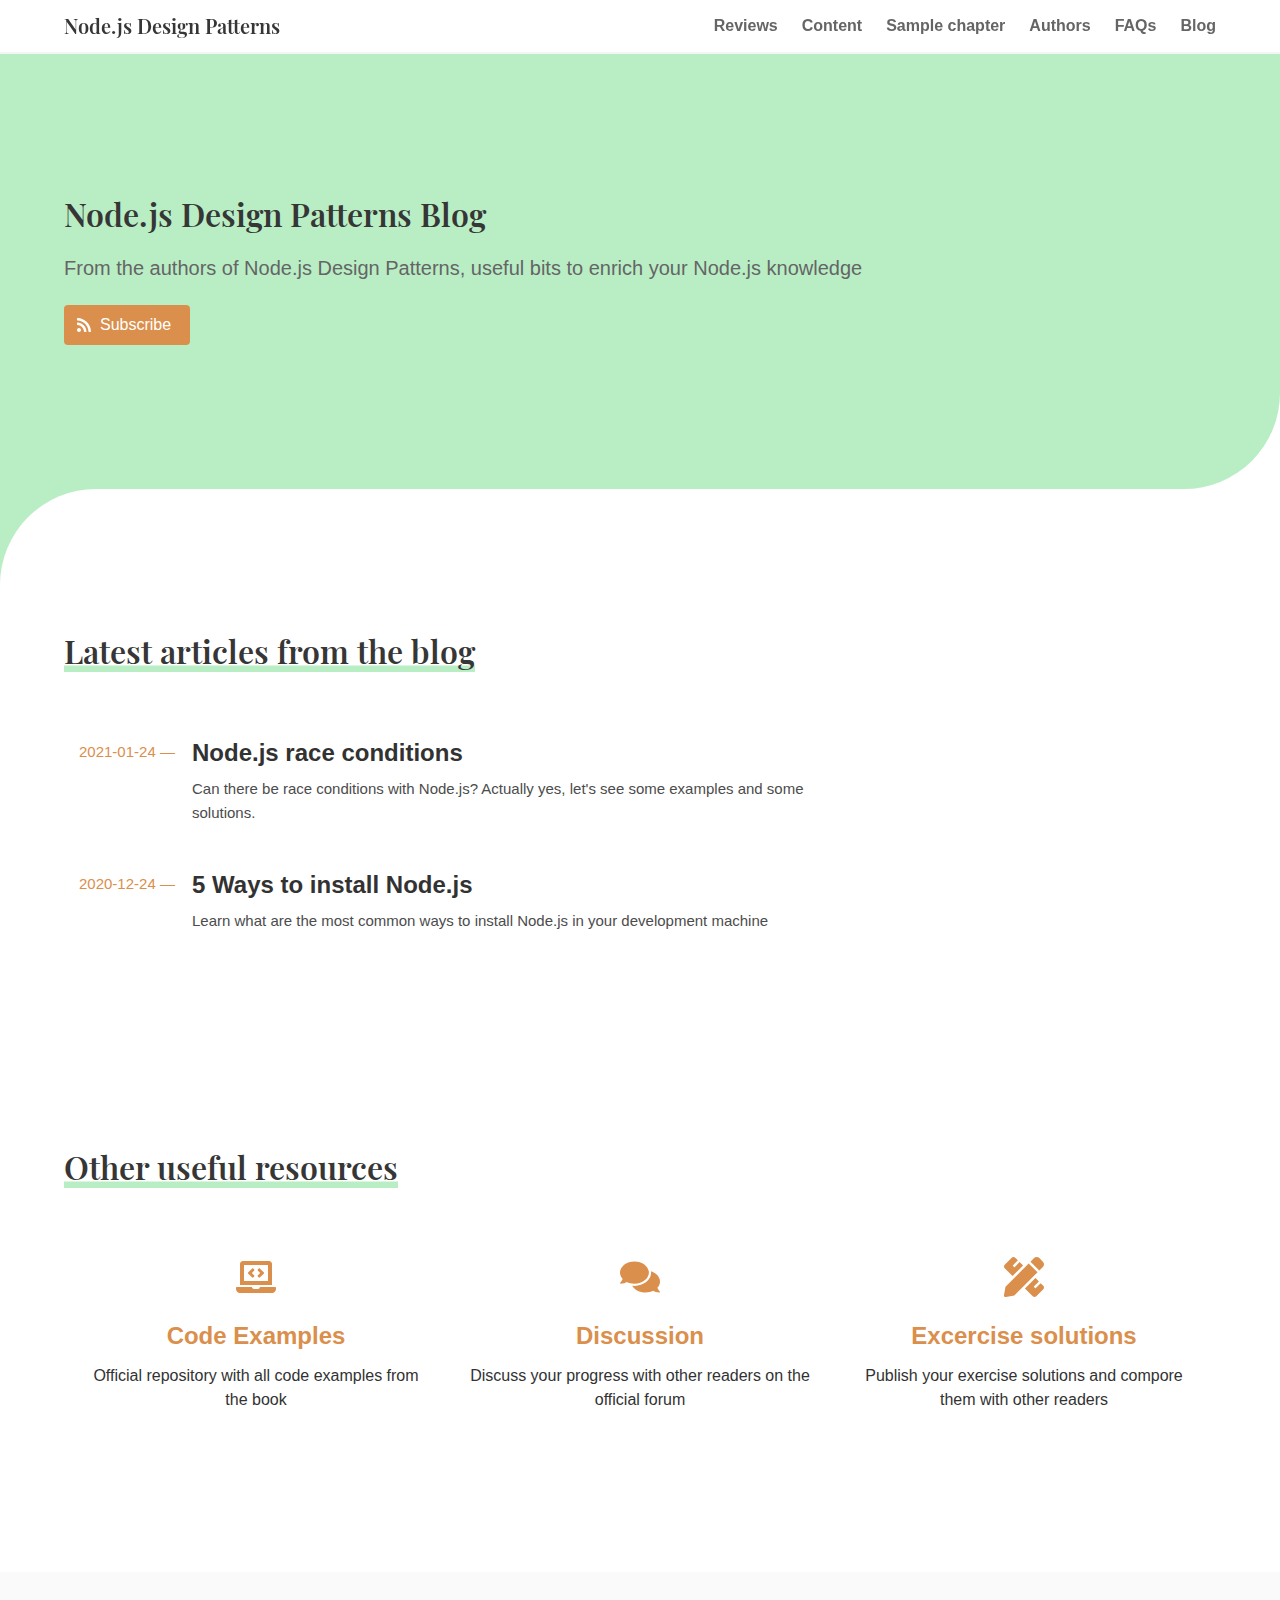
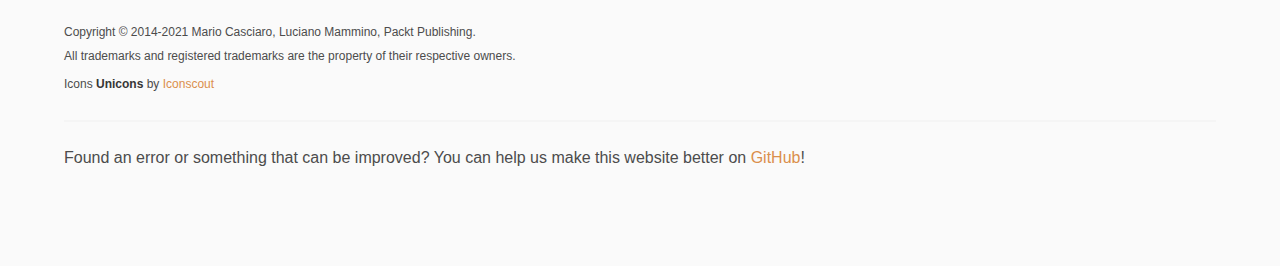
<file: blog/index.html>
<!doctype html><!--
888b    888               888              d8b               8888888b.                    d8b                        8888888b.          888    888                                      
8888b   888               888              Y8P               888  "Y88b                   Y8P                        888   Y88b         888    888                                      
88888b  888               888                                888    888                                              888    888         888    888                                      
888Y88b 888  .d88b.   .d88888  .d88b.     8888 .d8888b       888    888  .d88b.  .d8888b  888  .d88b.  88888b.       888   d88P 8888b.  888888 888888 .d88b.  888d888 88888b.  .d8888b  
888 Y88b888 d88""88b d88" 888 d8P  Y8b    "888 88K           888    888 d8P  Y8b 88K      888 d88P"88b 888 "88b      8888888P"     "88b 888    888   d8P  Y8b 888P"   888 "88b 88K      
888  Y88888 888  888 888  888 88888888     888 "Y8888b.      888    888 88888888 "Y8888b. 888 888  888 888  888      888       .d888888 888    888   88888888 888     888  888 "Y8888b. 
888   Y8888 Y88..88P Y88b 888 Y8b.    d8b  888      X88      888  .d88P Y8b.          X88 888 Y88b 888 888  888      888       888  888 Y88b.  Y88b. Y8b.     888     888  888      X88 
888    Y888  "Y88P"   "Y88888  "Y8888 Y8P  888  88888P'      8888888P"   "Y8888   88888P' 888  "Y88888 888  888      888       "Y888888  "Y888  "Y888 "Y8888  888     888  888  88888P' 
                                           888                                                     888                                                                                  
                                          d88P                                                Y8b d88P                                                                                  
                                        888P"                                                  "Y88P"                                                                                   


> Hey, it seems you are a curious one and that you like to hack! :) 
> Maybe you should follow us on Twitter at @mariocasciaro & @loige

> Did you know that this website is open source?
> Check out https://github.com/nodejs-design-patterns-book/nodejsdesignpatterns.com

--><html lang="" class="has-navbar-fixed-top"><head><meta charset="utf-8"><meta http-equiv="X-UA-Compatible" content="IE=edge"><meta name="viewport" content="width=device-width,initial-scale=1"><title>Node.js Design Patterns Blog</title><meta property="og:title" content="Node.js Design Patterns Blog"><meta name="description" content="From the authors of Node.js Design Patterns, useful bits to enrich your Node.js knowledge"><meta property="og:description" content="From the authors of Node.js Design Patterns, useful bits to enrich your Node.js knowledge"><meta property="og:url" content="https://www.nodejsdesignpatterns.com/blog/"><meta name="url" content="https://www.nodejsdesignpatterns.com/blog/"><meta name="pageKey" content="blogblog.html"><meta property="og:image" content="https://www.nodejsdesignpatterns.com/blog/og_blog.html.jpg"><meta property="og:locale" content=""><meta property="og:site_name" content="Node.js Design Patterns"><meta name="twitter:card" content="summary_large_image"><meta name="robots" content="index, follow"><meta name="author" content="Luciano Mammino and Mario Casciaro, authors@nodejsdesignpatterns.com"><meta name="copyright" content="Mario Casciaro, Luciano Mammino, Packt Publishing"><meta name="generator" content="@11ty/eleventy v0.11.0"><meta http-equiv="last-modified" content="Sun, 24 Jan 2021 18:33:14 GMT"><meta name="date" content="Sun, 24 Jan 2021 18:33:14 GMT"><link rel="alternate" type="application/rss+xml" title="RSS Feed for www.nodejsdesignpatterns.com" href="/blog/rss.xml"><link rel="apple-touch-icon" sizes="180x180" href="/apple-touch-icon.png"><link rel="icon" type="image/png" sizes="32x32" href="/favicon-32x32.png"><link rel="icon" type="image/png" sizes="16x16" href="/favicon-16x16.png"><link rel="manifest" href="/site.webmanifest"><meta name="theme-color" content="#FFFFFF"><style>@keyframes spinAround{0%{transform:rotate(0deg)}to{transform:rotate(359deg)}}@font-face{font-family:"Playfair Display";font-style:normal;font-weight:600;src:url(/assets//fonts/Playfair_Display_600.eot);src:local(""),url(/assets//fonts/Playfair_Display_600.eot?#iefix) format("embedded-opentype"),url(/assets//fonts/Playfair_Display_600.woff2) format("woff2"),url(/assets//fonts/Playfair_Display_600.woff) format("woff"),url(/assets//fonts/Playfair_Display_600.ttf) format("truetype"),url(/assets//fonts/Playfair_Display_600.svg#PlayfairDisplay) format("svg")}.button{-webkit-touch-callout:none;-webkit-user-select:none;-moz-user-select:none;-ms-user-select:none;user-select:none;-moz-appearance:none;-webkit-appearance:none;align-items:center;border:3px solid transparent;border-radius:4px;box-shadow:none;display:inline-flex;font-size:1rem;height:2.5em;justify-content:flex-start;line-height:1.5;padding:calc(.5em - 3px) calc(.75em - 3px);position:relative;vertical-align:top}.content:not(:last-child),.progress:not(:last-child),.subtitle:not(:last-child),.title:not(:last-child){margin-bottom:1.5rem}.button:active,.button:focus,.is-active.button{outline:0}
/*! minireset.css v0.0.6 | MIT License | github.com/jgthms/minireset.css */
@keyframes moveIndeterminate{0%{background-position:200% 0}to{background-position:-200% 0}}body,figure,h1,h2,h3,h4,hr,html,li,p,ul{margin:0;padding:0}h1,h2,h3,h4{font-size:100%;font-weight:400}ul{list-style:none}button{margin:0}html{box-sizing:border-box;background-color:#fff;font-size:16px;-moz-osx-font-smoothing:grayscale;-webkit-font-smoothing:antialiased;min-width:300px;overflow-x:hidden;overflow-y:scroll;text-rendering:optimizeLegibility;text-size-adjust:100%;scroll-behavior:smooth}*,::after,::before{box-sizing:inherit}.card,img{max-width:100%}img{height:auto}article,figure,footer,section{display:block}body,button{font-family:"Open Sans",sans-serif}code,hr{background-color:#f5f5f5}body,code{font-weight:400}code{-moz-osx-font-smoothing:auto;-webkit-font-smoothing:auto;font-family:monospace;color:#da1039;font-size:.875em;padding:.25em .5em}body{color:#999;font-size:1em;line-height:1.5}a{color:#da8f4c;cursor:pointer;text-decoration:none}a strong{color:currentColor}a:hover,strong{color:#363636}hr{border:0;display:block;height:2px;margin:1.5rem 0}span{font-style:inherit;font-weight:inherit}strong{font-weight:700}.card{background-color:#fff;border-radius:.25rem;box-shadow:0 .5em 1em -.125em rgba(50,50,50,.1),0 0 0 1px rgba(50,50,50,.02);color:#999;overflow:hidden;position:relative}.menu{font-size:1rem}.menu.is-small{font-size:.75rem}.menu.is-medium{font-size:1.25rem}.navbar{background-color:#fff;min-height:3.25rem;position:relative;z-index:30}.navbar.is-primary{background-color:#da8f4c;color:#fff}.navbar.is-primary .navbar-brand>.navbar-item,.navbar.is-primary .navbar-burger{color:#fff}.navbar.is-primary .navbar-brand>a.navbar-item.is-active,.navbar.is-primary .navbar-brand>a.navbar-item:focus,.navbar.is-primary .navbar-brand>a.navbar-item:hover{background-color:#d68237;color:#fff}@media screen and (min-width:1024px){.navbar.is-primary .navbar-end>.navbar-item{color:#fff}.navbar.is-primary .navbar-end>a.navbar-item.is-active,.navbar.is-primary .navbar-end>a.navbar-item:focus,.navbar.is-primary .navbar-end>a.navbar-item:hover{background-color:#d68237;color:#fff}}.navbar-brand,.navbar>.container{align-items:stretch;display:flex;min-height:3.25rem}.navbar>.container{width:100%}.navbar.has-shadow{box-shadow:0 2px 0 0 #f5f5f5}.navbar.is-fixed-top{left:0;position:fixed;right:0;z-index:30;top:0}body.has-navbar-fixed-top,html.has-navbar-fixed-top{padding-top:3.25rem}.navbar-brand{flex-shrink:0}.navbar-brand a.navbar-item:focus,.navbar-brand a.navbar-item:hover{background-color:transparent}.navbar-burger{color:#999;cursor:pointer;display:block;height:3.25rem;position:relative;width:3.25rem;margin-left:auto}.navbar-burger span{background-color:currentColor;display:block;height:1px;left:calc(50% - 8px);position:absolute;transform-origin:center;transition-duration:86ms;transition-property:background-color,opacity,transform;transition-timing-function:ease-out;width:16px}.navbar-burger span:nth-child(1){top:calc(50% - 6px)}.navbar-burger span:nth-child(2){top:calc(50% - 1px)}.navbar-burger span:nth-child(3){top:calc(50% + 4px)}.navbar-burger:hover{background-color:rgba(0,0,0,.05)}.navbar-burger.is-active span:nth-child(1){transform:translateY(5px) rotate(45deg)}.navbar-burger.is-active span:nth-child(2){opacity:0}.navbar-burger.is-active span:nth-child(3){transform:translateY(-5px) rotate(-45deg)}.navbar-menu{display:none}.navbar-item{color:#999;display:block;line-height:1.5;padding:.5rem .75rem;position:relative;flex-grow:0;flex-shrink:0}.navbar-item .icon:only-child{margin-left:-.25rem;margin-right:-.25rem}a.navbar-item{cursor:pointer}a.navbar-item.is-active,a.navbar-item:focus,a.navbar-item:focus-within,a.navbar-item:hover{background-color:#fafafa;color:#da8f4c}.navbar-item img{max-height:1.75rem}@media screen and (max-width:1023px){.navbar>.container{display:block}.navbar-brand .navbar-item{align-items:center;display:flex}.navbar-menu{background-color:#fff;box-shadow:0 8px 16px rgba(50,50,50,.1);padding:.5rem 0}.navbar-menu.is-active{display:block}.navbar.is-fixed-top .navbar-menu{-webkit-overflow-scrolling:touch;max-height:calc(100vh - 3.25rem);overflow:auto}}@media screen and (min-width:1024px){.navbar,.navbar-end,.navbar-menu{align-items:stretch;display:flex}.navbar{min-height:3.25rem}.navbar-burger{display:none}.navbar-item{align-items:center;display:flex}.navbar-menu{flex-grow:1;flex-shrink:0}.navbar-end{justify-content:flex-end;margin-left:auto}.container>.navbar .navbar-brand,.navbar>.container .navbar-brand{margin-left:-.75rem}.container>.navbar .navbar-menu,.navbar>.container .navbar-menu{margin-right:-.75rem}a.navbar-item.is-active{color:#323232}a.navbar-item.is-active:not(:focus):not(:hover){background-color:transparent}}.button{background-color:#fff;border-color:#dbdbdb;border-width:3px;color:#363636;cursor:pointer;justify-content:center;padding-bottom:calc(.5em - 3px);padding-left:1em;padding-right:1em;padding-top:calc(.5em - 3px);text-align:center;white-space:nowrap}.button strong{color:inherit}.button .icon,.button .icon.is-medium,.button .icon.is-small{height:1.5em;width:1.5em}.button .icon:first-child:not(:last-child){margin-left:calc(-.5em - 3px);margin-right:.25em}.button .icon:last-child:not(:first-child){margin-left:.25em;margin-right:calc(-.5em - 3px)}.button .icon:first-child:last-child{margin-left:calc(-.5em - 3px);margin-right:calc(-.5em - 3px)}.button:hover{border-color:#da8f4c;color:#363636}.button:focus{border-color:#754418;color:#363636}.button.is-primary:focus:not(:active),.button:focus:not(:active){box-shadow:0 0 0 .125em rgba(218,143,76,.25)}.button.is-active,.button:active{border-color:#da8f4c;color:#363636}.button.is-primary,.button.is-primary:hover{background-color:#da8f4c;border-color:transparent;color:#fff}.button.is-primary:hover{background-color:#d88841}.button.is-primary:focus{border-color:transparent;color:#fff}.button.is-primary.is-active,.button.is-primary:active{background-color:#d68237;border-color:transparent;color:#fff}.button.is-small{border-radius:2px;font-size:.75rem}.button.is-medium{font-size:1.25rem}.container{flex-grow:1;margin:0 auto;position:relative;width:auto}@media screen and (min-width:1024px){.container{max-width:960px}}@media screen and (min-width:1216px){.container:not(.is-max-desktop){max-width:1152px}}.content li+li{margin-top:.25em}.content p:not(:last-child),.content ul:not(:last-child){margin-bottom:1em}.content h1,.content h2,.content h3,.content h4{color:#363636;font-weight:600;line-height:1.125}.content h1{font-size:2em;margin-bottom:.5em}.content h1:not(:first-child){margin-top:1em}.content h2{font-size:1.75em;margin-bottom:.5714em}.content h2:not(:first-child){margin-top:1.1428em}.content h3{font-size:1.5em;margin-bottom:.6666em}.content h3:not(:first-child){margin-top:1.3333em}.content h4{font-size:1.25em;margin-bottom:.8em}.content ul{list-style:disc outside;margin-left:2em;margin-top:1em}.content ul ul{list-style-type:circle;margin-top:.5em}.content ul ul ul{list-style-type:square}.content figure{margin-left:2em;margin-right:2em;text-align:center}.content figure:not(:first-child){margin-top:2em}.content figure:not(:last-child){margin-bottom:2em}.content figure img{display:inline-block}.content.is-small{font-size:.75rem}.content.is-medium{font-size:1.25rem}.icon{align-items:center;display:inline-flex;justify-content:center;height:1.5rem;width:1.5rem}.icon.is-small{height:1rem;width:1rem}.icon.is-medium{height:2rem;width:2rem}.image{display:block;position:relative}.image img,.progress{display:block;width:100%}.image img{height:auto}.progress{-moz-appearance:none;-webkit-appearance:none;border:0;border-radius:290486px;height:1rem;overflow:hidden;padding:0}.progress::-webkit-progress-bar{background-color:#ededed}.progress::-webkit-progress-value{background-color:#999}.progress::-moz-progress-bar{background-color:#999}.progress::-ms-fill{background-color:#999;border:0}.progress.is-primary::-webkit-progress-value{background-color:#da8f4c}.progress.is-primary::-moz-progress-bar{background-color:#da8f4c}.progress.is-primary::-ms-fill{background-color:#da8f4c}.progress.is-primary:indeterminate{background-image:linear-gradient(to right,#da8f4c 30%,#ededed 30%)}.progress:indeterminate{animation-duration:1.5s;animation-iteration-count:infinite;animation-name:moveIndeterminate;animation-timing-function:linear;background-color:#ededed;background-image:linear-gradient(to right,#999 30%,#ededed 30%);background-position:top left;background-repeat:no-repeat;background-size:150% 150%}.progress:indeterminate::-webkit-progress-bar{background-color:transparent}.progress:indeterminate::-moz-progress-bar{background-color:transparent}.progress:indeterminate::-ms-fill{animation-name:none}.progress.is-small{height:.75rem}.progress.is-medium{height:1.25rem}.subtitle,.title{word-break:break-word}.subtitle span,.title span,.title strong{font-weight:inherit}.title{color:#363636;font-size:2rem;font-weight:600;line-height:1.125}.title strong{color:inherit}.subtitle:not(.is-spaced)+.title,.title:not(.is-spaced)+.subtitle{margin-top:-1.25rem}.title.is-3{font-size:2rem}.title.is-5{font-size:1.25rem}.subtitle{font-weight:400;line-height:1.25}.subtitle strong{color:#363636;font-weight:600}.subtitle.is-3{font-size:2rem}.subtitle,.subtitle.is-5{font-size:1.25rem}.help{display:block;font-size:.75rem;margin-top:.25rem}.help.is-primary{color:#da8f4c}.mt-1{margin-top:.25rem!important}.mt-2{margin-top:.5rem!important}.mt-6{margin-top:3rem!important}.is-size-7{font-size:.75rem!important}.hero{align-items:stretch;display:flex;flex-direction:column;justify-content:space-between}.hero .navbar{background:0 0}.hero.is-primary{background-color:#da8f4c;color:#fff}.hero.is-primary a:not(.button):not(.dropdown-item):not(.tag):not(.pagination-link.is-current),.hero.is-primary strong{color:inherit}.hero.is-primary .title{color:#fff}.hero.is-primary .subtitle{color:rgba(255,255,255,.9)}.hero.is-primary .subtitle a:not(.button),.hero.is-primary .subtitle strong{color:#fff}@media screen and (max-width:1023px){.hero.is-primary .navbar-menu{background-color:#da8f4c}}.hero.is-primary .navbar-item{color:rgba(255,255,255,.7)}.hero.is-primary a.navbar-item.is-active,.hero.is-primary a.navbar-item:hover{background-color:#d68237;color:#fff}.hero.is-small .hero-body{padding:1.5rem}@media screen and (min-width:769px),print{.hero.is-medium .hero-body{padding:9rem 1.5rem}}.hero-body{flex-grow:1;flex-shrink:0}.hero-body,.section{padding:3rem 1.5rem}@media screen and (min-width:1024px){.section.is-medium{padding:9rem 1.5rem}}.footer{background-color:#fafafa;padding:3rem 1.5rem 6rem}@media (prefers-reduced-motion:reduce){html{scroll-behavior:auto}}.title{font-family:"Playfair Display",serif}.title.underline span{background-size:2px 1em;display:inline;box-shadow:inset 0 -.175em #b9eec5,inset 0 -.2em #b9eec5}.container{color:#4c4c4c}#book-content h4,div,h1,h2,h3,h4,p{line-height:1.5rem}nav a.navbar-item{color:#656565;font-weight:700}.bg-green{background-color:#b9eec5}.bg-white{background-color:#fff}.subtitle{color:#656565}nav.navbar{z-index:99999!important}#hero h1{line-height:4.5rem;font-size:3.5rem}#authors h3.subtitle,#hero h2{line-height:3rem;font-size:1.8rem}#reviews h2{margin:0 0 3rem;padding:0;line-height:3rem}#book-content h2,#book-content h3{margin:0;padding:0;line-height:3rem}#book-content h3{padding:3rem 0 0}#book-content h4{margin:3rem 0 1.5rem;font-size:1.3rem}#authors h2,#sample-chapter h2,#sample-chapter h3{line-height:3rem;margin:0}#sample-chapter p{margin-top:1.5rem}#authors section{padding-bottom:24rem}#authors h2{padding:0}#authors h3.subtitle{padding:3rem 0 0}#authors h3.title{margin:3rem 0 1.5rem;padding:0;line-height:3rem;text-align:center}#authors p{line-height:1.5rem}#authors ul{margin:1.5rem 0;padding:0;list-style:none;display:flex;justify-content:center;flex-wrap:wrap;gap:1rem}#authors ul li a{color:#da8f4c;fill:#754418;vertical-align:baseline;font-weight:700}#authors ul li a:hover{color:#754418;fill:#323232}#faq button{border:0;text-align:left;background:0 0;width:100%;cursor:pointer;position:relative}#faq button:active{border:0}#faq button:focus{border:0;outline:0}#faq button h3{font-size:1rem;line-height:1.5rem;margin:1.5rem 0 0;text-align:left;font-weight:700;padding-left:3em}#faq button[aria-expanded=false] h3::before,#faq button[aria-expanded=true] h3::before{content:"+ ";font-weight:700;color:#3ed05f;display:inline-block;position:absolute;left:0}#faq button[aria-expanded=true] h3::before{content:"- "}.bd-lt{border-radius:6rem 0 0 0}.bd-rd{border-radius:0 0 6rem 0}.article article h2,.article article h3,.article article h4{margin-top:1.25em}.article article h2 code,.article article h3 code,.article article h4 code{font-size:inherit;padding:inherit;background:0 0;color:inherit}.article article p{margin-top:.75em}.article article p:first-child{margin-top:0;font-size:1.25em;line-height:1.5em}.blog .article-list{display:flex;flex-wrap:wrap;flex-direction:column}.blog .article-list .article{width:100%;max-width:800px}.blog .article-list .article a{border-radius:6px;color:#323232;display:block;font-size:1.25rem;padding:3rem 1.5rem 1.5rem;position:relative;transition-duration:86ms;transition-property:background-color,color}.blog .article-list .article a:hover{color:#000;background-color:#e2f8e7}.blog .article-list .article .date{position:absolute;left:1.5em;top:1em;text-align:center;min-width:1em;font-size:.75em;color:#da8f4c}.blog .article-list .article .article-title{color:#323232;font-size:1.5rem;font-weight:600;padding:0 0 .5em}.blog .article-list .article .description{color:#4c4c4c;font-size:.75em}.blog .resources{display:flex;justify-content:space-around;flex-wrap:wrap;margin:3em 0}.blog .resources .resource{width:33%;min-width:300px;margin:0 0 2em}.blog .resources .resource a{display:block;border-radius:6px;padding:1em 0}.blog .resources .resource a:hover{color:#323232;background-color:#ebc4a1}.blog .resources .resource a:hover h4{color:#323232}.blog .resources .resource figure{text-align:center;padding:1em 0}.blog .resources .resource figure span.icon{width:2.5em}.blog .resources .resource figure svg{font-size:2em;height:48px}.blog .resources .resource h4{text-align:center;color:#da8f4c;font-weight:700;font-size:1.5em}.blog .resources .resource p{padding:1em;text-align:center;color:#323232}@media screen and (min-width:769px){.blog .article-list .article .date{left:1em;top:1.5em}.blog .article-list .article a{padding:1.5rem 1.5rem 1.5rem 8rem}}</style><script async src="https://www.googletagmanager.com/gtag/js?id=UA-42283801-2"></script><script>window.dataLayer = window.dataLayer || [];
        function gtag() {
          dataLayer.push(arguments);
        }
        gtag('js', new Date());
        gtag('config', 'UA-42283801-2');</script></head><body><nav class="navbar is-fixed-top has-shadow" role="navigation" aria-label="main navigation"><div class="container"><div class="navbar-brand"><div class="navbar-item"><a href="/"><h1 class="title is-5">Node.js Design Patterns</h1></a></div><a role="button" class="navbar-burger burger" aria-label="menu" aria-expanded="false" data-target="navbar"><span aria-hidden="true"></span> <span aria-hidden="true"></span> <span aria-hidden="true"></span></a></div><div id="navbar" class="navbar-menu"><div class="navbar-end"><a href="/#reviews" class="navbar-item" onclick="gtag('event', 'click', { 'event_category': 'navigation', 'event_label': 'click_nav_reviews', 'value': 1 });">Reviews</a> <a href="/#book-content" class="navbar-item" onclick="gtag('event', 'click', { 'event_category': 'navigation', 'event_label': 'click_nav_book_content', 'value': 1 });">Content</a> <a href="/#sample-chapter" class="navbar-item" onclick="gtag('event', 'click', { 'event_category': 'navigation', 'event_label': 'click_nav_sample_chapter', 'value': 1 });">Sample chapter</a> <a href="/#authors" class="navbar-item" onclick="gtag('event', 'click', { 'event_category': 'navigation', 'event_label': 'click_nav_authors', 'value': 1 });">Authors</a> <a href="/#faq" class="navbar-item" onclick="gtag('event', 'click', { 'event_category': 'navigation', 'event_label': 'click_nav_faq', 'value': 1 });">FAQs</a> <a href="/blog" class="navbar-item">Blog</a></div></div></div></nav><div class="blog"><section class="hero is-medium bg-green bd-rd"><div class="hero-body"><div class="container"><h1 class="title">Node.js Design Patterns Blog</h1><h2 class="subtitle is-5 mt-2">From the authors of Node.js Design Patterns, useful bits to enrich your Node.js knowledge</h2><a class="button is-primary" href="/blog/rss.xml"><span class="icon"><svg style="width: .875em;" aria-hidden="true" focusable="false" data-prefix="fas" data-icon="rss" role="img" xmlns="http://www.w3.org/2000/svg" viewBox="0 0 448 512" data-fa-i2svg=""><path fill="currentColor" d="M128.081 415.959c0 35.369-28.672 64.041-64.041 64.041S0 451.328 0 415.959s28.672-64.041 64.041-64.041 64.04 28.673 64.04 64.041zm175.66 47.25c-8.354-154.6-132.185-278.587-286.95-286.95C7.656 175.765 0 183.105 0 192.253v48.069c0 8.415 6.49 15.472 14.887 16.018 111.832 7.284 201.473 96.702 208.772 208.772.547 8.397 7.604 14.887 16.018 14.887h48.069c9.149.001 16.489-7.655 15.995-16.79zm144.249.288C439.596 229.677 251.465 40.445 16.503 32.01 7.473 31.686 0 38.981 0 48.016v48.068c0 8.625 6.835 15.645 15.453 15.999 191.179 7.839 344.627 161.316 352.465 352.465.353 8.618 7.373 15.453 15.999 15.453h48.068c9.034-.001 16.329-7.474 16.005-16.504z"></path></svg> </span><span>Subscribe</span></a></div></div></section><div class="bg-green"><section class="section bd-lt bg-white is-medium"><div class="container"><main><h3 class="title is-3 underline"><span>Latest articles from the blog</span></h3><ul class="mt-6 article-list"><li class="article"><a href="/blog/node-js-race-conditions/"><p class="date">2021-01-24 &mdash;</p><h4 class="article-title">Node.js race conditions</h4><p class="description">Can there be race conditions with Node.js? Actually yes, let&#39;s see some examples and some solutions.</p></a></li><li class="article"><a href="/blog/5-ways-to-install-node-js/"><p class="date">2020-12-24 &mdash;</p><h4 class="article-title">5 Ways to install Node.js</h4><p class="description">Learn what are the most common ways to install Node.js in your development machine</p></a></li></ul></main></div></section><section class="section is-small bg-white"><div class="container"><h3 class="title is-3 underline"><span>Other useful resources</span></h3><ul class="resources"><li class="resource"><a href="https://github.com/PacktPublishing/Node.js-Design-Patterns-Third-Edition/" target="_blank" rel="noreferrer noopener"><figure><span class="icon"><svg aria-hidden="true" focusable="false" data-prefix="fas" data-icon="laptop-code" class="svg-inline--fa fa-laptop-code fa-w-20" role="img" xmlns="http://www.w3.org/2000/svg" viewBox="0 0 640 512"><path fill="currentColor" d="M255.03 261.65c6.25 6.25 16.38 6.25 22.63 0l11.31-11.31c6.25-6.25 6.25-16.38 0-22.63L253.25 192l35.71-35.72c6.25-6.25 6.25-16.38 0-22.63l-11.31-11.31c-6.25-6.25-16.38-6.25-22.63 0l-58.34 58.34c-6.25 6.25-6.25 16.38 0 22.63l58.35 58.34zm96.01-11.3l11.31 11.31c6.25 6.25 16.38 6.25 22.63 0l58.34-58.34c6.25-6.25 6.25-16.38 0-22.63l-58.34-58.34c-6.25-6.25-16.38-6.25-22.63 0l-11.31 11.31c-6.25 6.25-6.25 16.38 0 22.63L386.75 192l-35.71 35.72c-6.25 6.25-6.25 16.38 0 22.63zM624 416H381.54c-.74 19.81-14.71 32-32.74 32H288c-18.69 0-33.02-17.47-32.77-32H16c-8.8 0-16 7.2-16 16v16c0 35.2 28.8 64 64 64h512c35.2 0 64-28.8 64-64v-16c0-8.8-7.2-16-16-16zM576 48c0-26.4-21.6-48-48-48H112C85.6 0 64 21.6 64 48v336h512V48zm-64 272H128V64h384v256z"></path></svg></span></figure><h4>Code Examples</h4><p>Official repository with all code examples from the book</p></a></li><li class="resource"><a href="https://github.com/PacktPublishing/Node.js-Design-Patterns-Third-Edition/discussions" target="_blank" rel="noreferrer noopener"><figure><span class="icon"><svg aria-hidden="true" focusable="false" data-prefix="fas" data-icon="comments" class="svg-inline--fa fa-comments fa-w-18" role="img" xmlns="http://www.w3.org/2000/svg" viewBox="0 0 576 512"><path fill="currentColor" d="M416 192c0-88.4-93.1-160-208-160S0 103.6 0 192c0 34.3 14.1 65.9 38 92-13.4 30.2-35.5 54.2-35.8 54.5-2.2 2.3-2.8 5.7-1.5 8.7S4.8 352 8 352c36.6 0 66.9-12.3 88.7-25 32.2 15.7 70.3 25 111.3 25 114.9 0 208-71.6 208-160zm122 220c23.9-26 38-57.7 38-92 0-66.9-53.5-124.2-129.3-148.1.9 6.6 1.3 13.3 1.3 20.1 0 105.9-107.7 192-240 192-10.8 0-21.3-.8-31.7-1.9C207.8 439.6 281.8 480 368 480c41 0 79.1-9.2 111.3-25 21.8 12.7 52.1 25 88.7 25 3.2 0 6.1-1.9 7.3-4.8 1.3-2.9.7-6.3-1.5-8.7-.3-.3-22.4-24.2-35.8-54.5z"></path></svg></span></figure><h4>Discussion</h4><p>Discuss your progress with other readers on the official forum</p></a></li><li class="resource"><a href="https://github.com/PacktPublishing/Node.js-Design-Patterns-Third-Edition/wiki/Node.js-Design-Patterns-Third-Edition---Exercise-Solutions" target="_blank" rel="noreferrer noopener"><figure><span class="icon"><svg aria-hidden="true" focusable="false" data-prefix="fas" data-icon="pencil-ruler" class="svg-inline--fa fa-pencil-ruler fa-w-16" role="img" xmlns="http://www.w3.org/2000/svg" viewBox="0 0 512 512"><path fill="currentColor" d="M109.46 244.04l134.58-134.56-44.12-44.12-61.68 61.68a7.919 7.919 0 0 1-11.21 0l-11.21-11.21c-3.1-3.1-3.1-8.12 0-11.21l61.68-61.68-33.64-33.65C131.47-3.1 111.39-3.1 99 9.29L9.29 99c-12.38 12.39-12.39 32.47 0 44.86l100.17 100.18zm388.47-116.8c18.76-18.76 18.75-49.17 0-67.93l-45.25-45.25c-18.76-18.76-49.18-18.76-67.95 0l-46.02 46.01 113.2 113.2 46.02-46.03zM316.08 82.71l-297 296.96L.32 487.11c-2.53 14.49 10.09 27.11 24.59 24.56l107.45-18.84L429.28 195.9 316.08 82.71zm186.63 285.43l-33.64-33.64-61.68 61.68c-3.1 3.1-8.12 3.1-11.21 0l-11.21-11.21c-3.09-3.1-3.09-8.12 0-11.21l61.68-61.68-44.14-44.14L267.93 402.5l100.21 100.2c12.39 12.39 32.47 12.39 44.86 0l89.71-89.7c12.39-12.39 12.39-32.47 0-44.86z"></path></svg></span></figure><h4>Excercise solutions</h4><p>Publish your exercise solutions and compore them with other readers</p></a></li></ul></div></section></div></div><footer class="footer"><div class="container"><p class="is-size-7">Copyright © 2014-2021 Mario Casciaro, Luciano Mammino, Packt Publishing.</p><p class="is-size-7">All trademarks and registered trademarks are the property of their respective owners.</p><p class="is-size-7 mt-1">Icons <strong>Unicons</strong> by <a href="https://iconscout.com" rel="nofollow noreferer">Iconscout</a></p><hr><p class="mt-2">Found an error or something that can be improved? You can help us make this website better on <a href="https://github.com/nodejs-design-patterns-book/nodejsdesignpatterns.com">GitHub</a>!</p></div></footer><script type="text/javascript" defer="defer" src="/assets/main.b808a2739f6ecdb2163b.js" integrity="sha256-o3LP5967X02mZTPF6wukEp2sa1+DapL+/F/JHBzkW5c="></script></body></html>
</file>
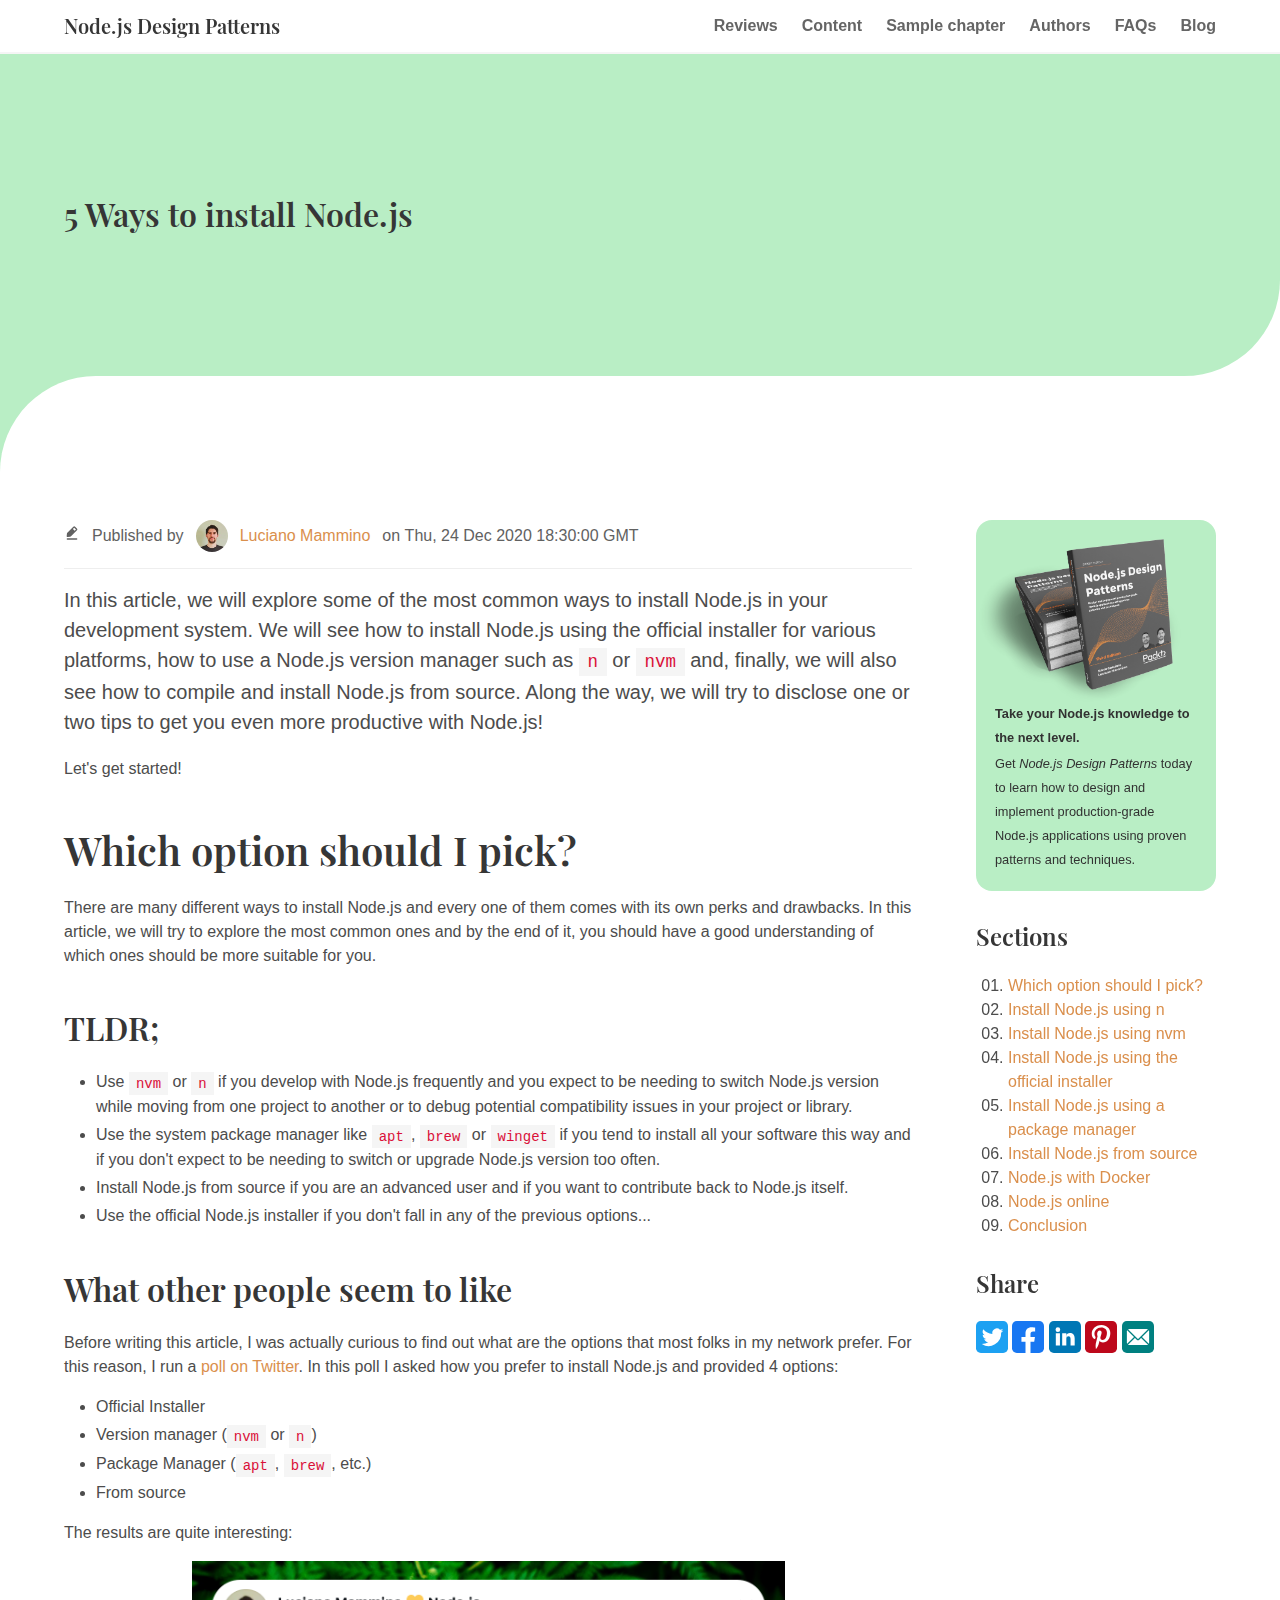
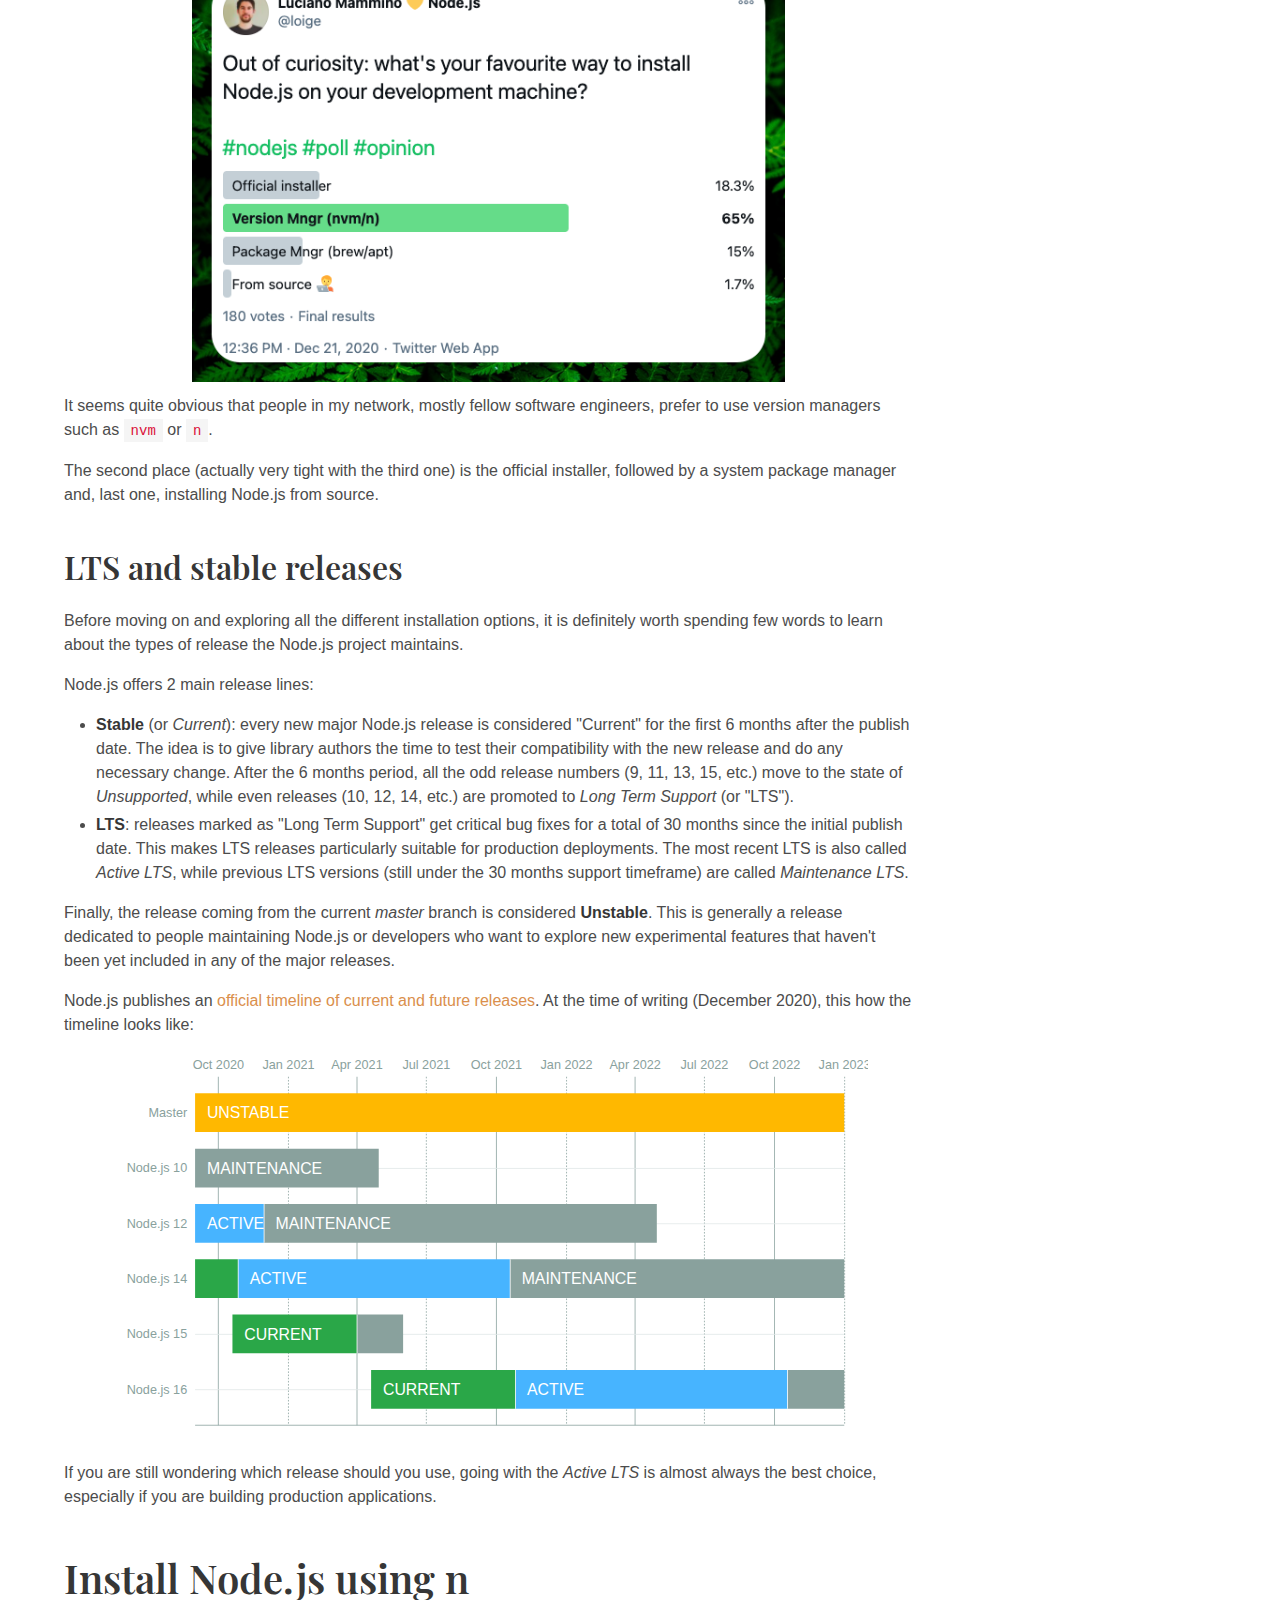
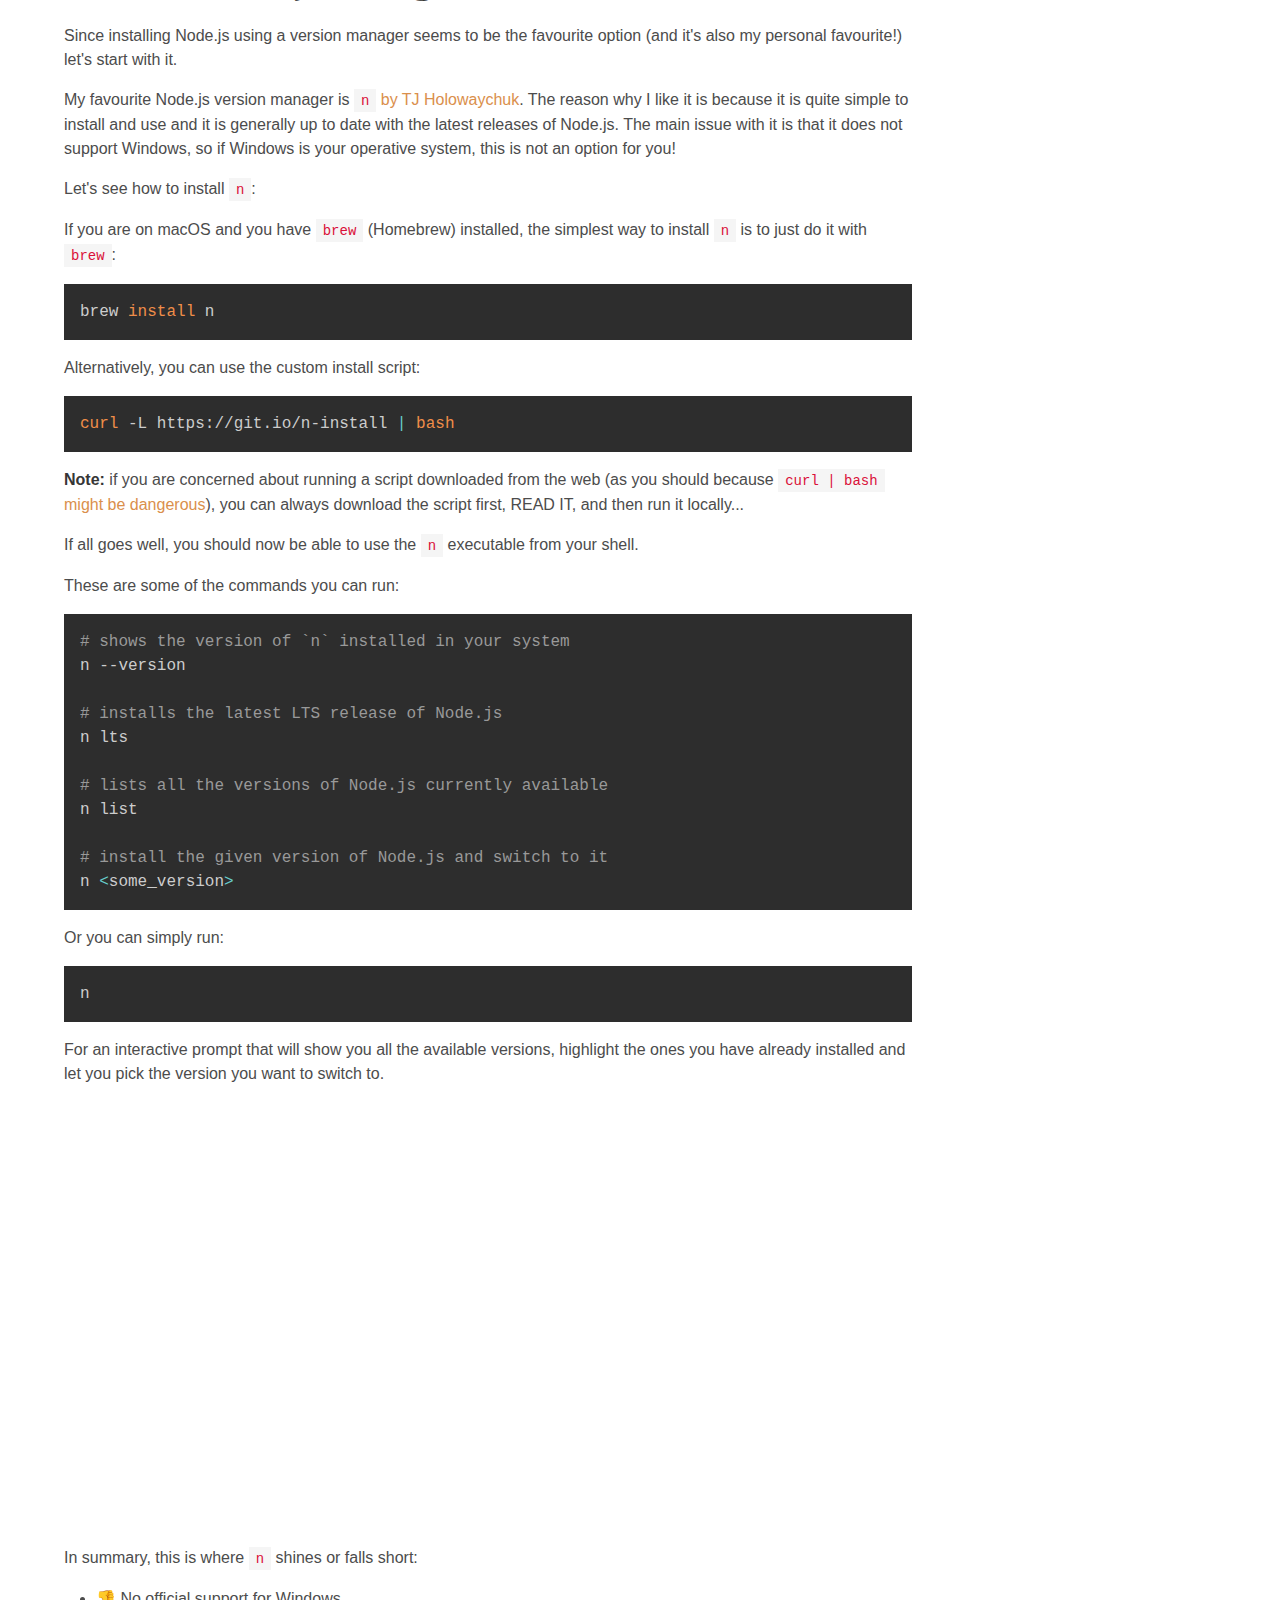
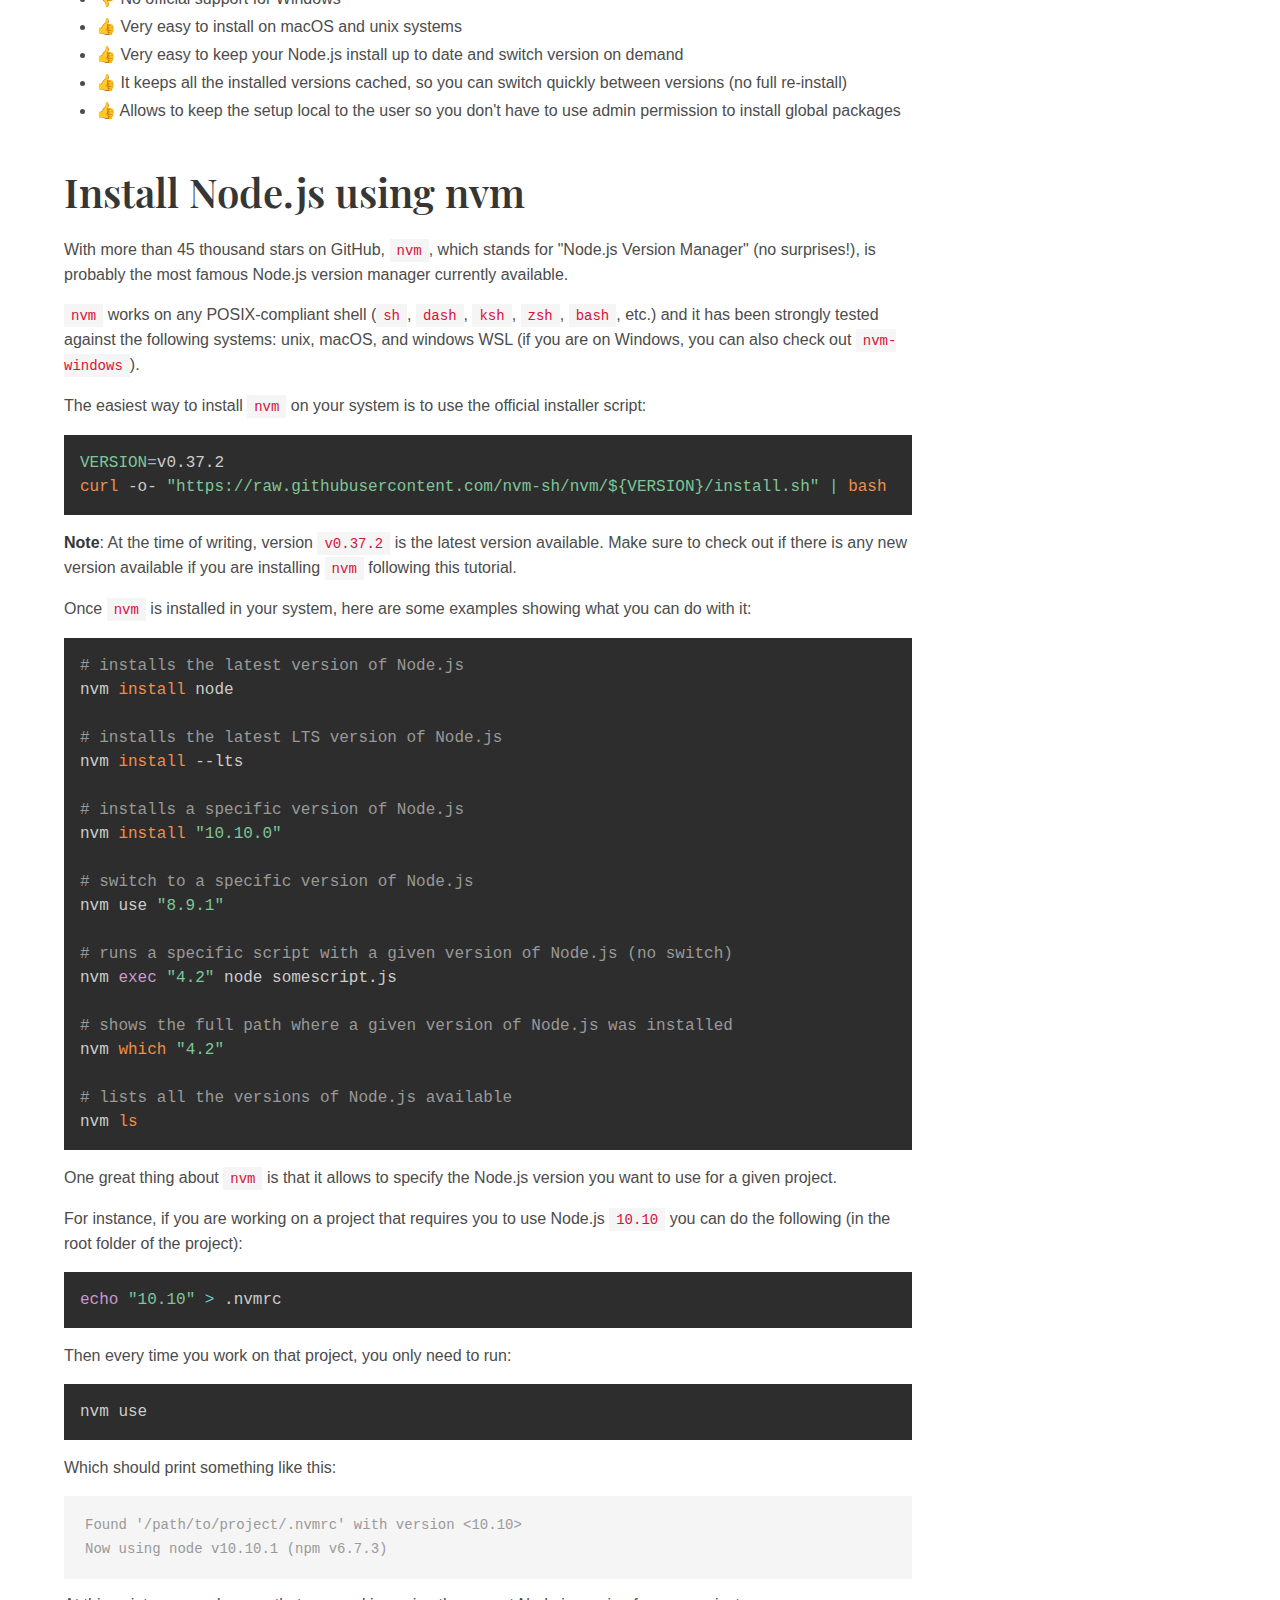
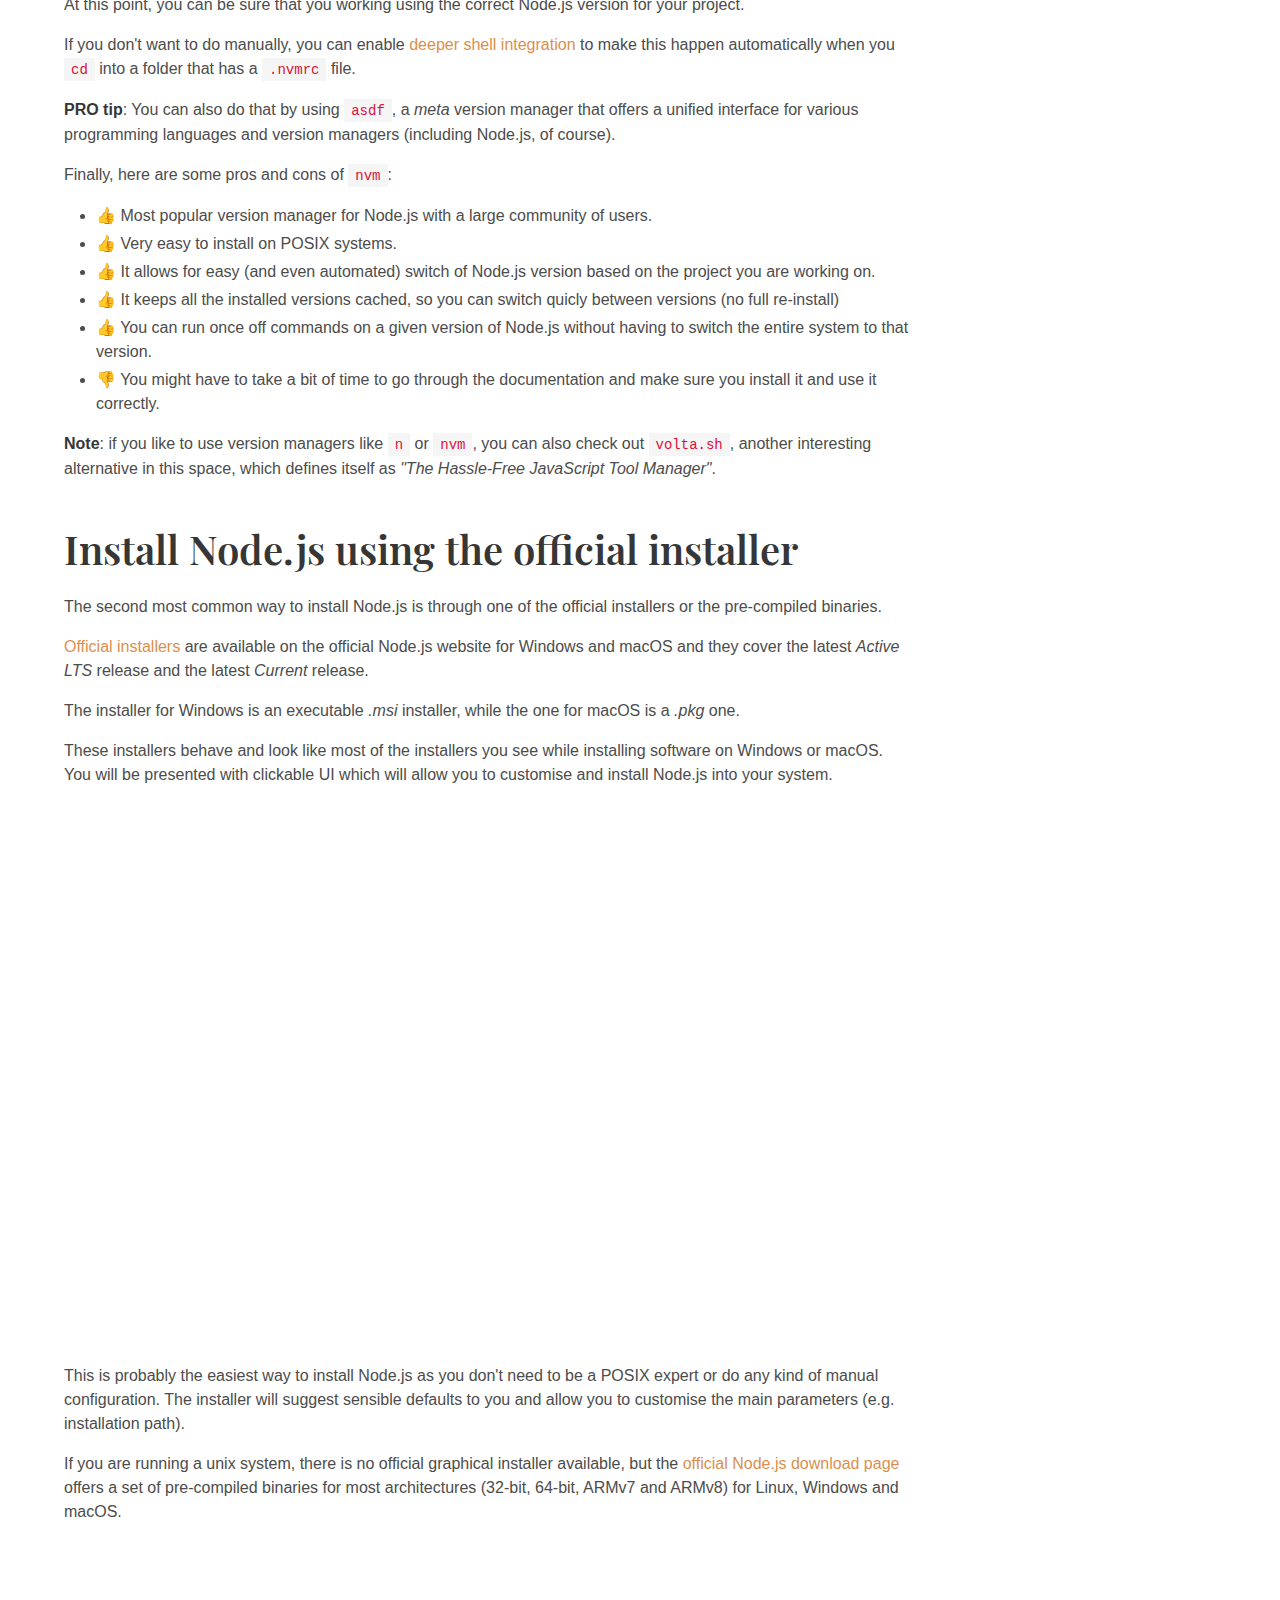
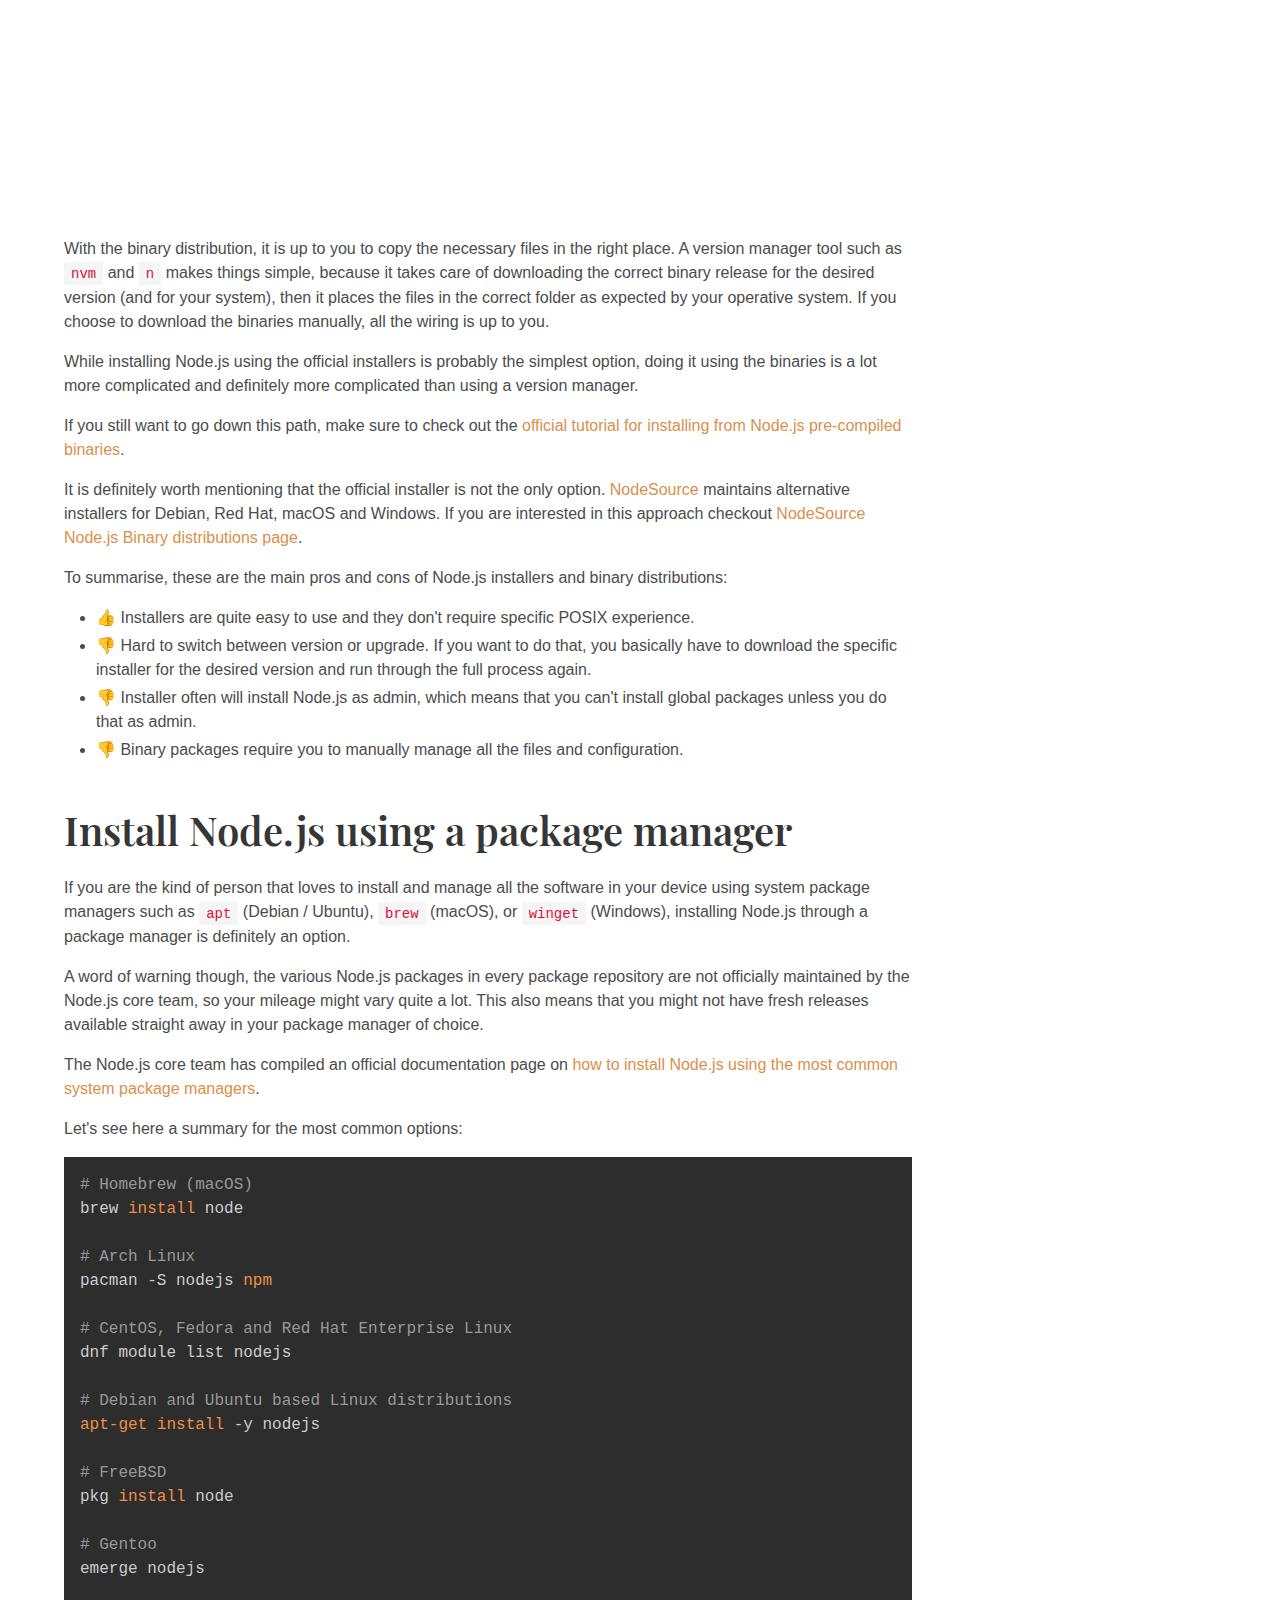
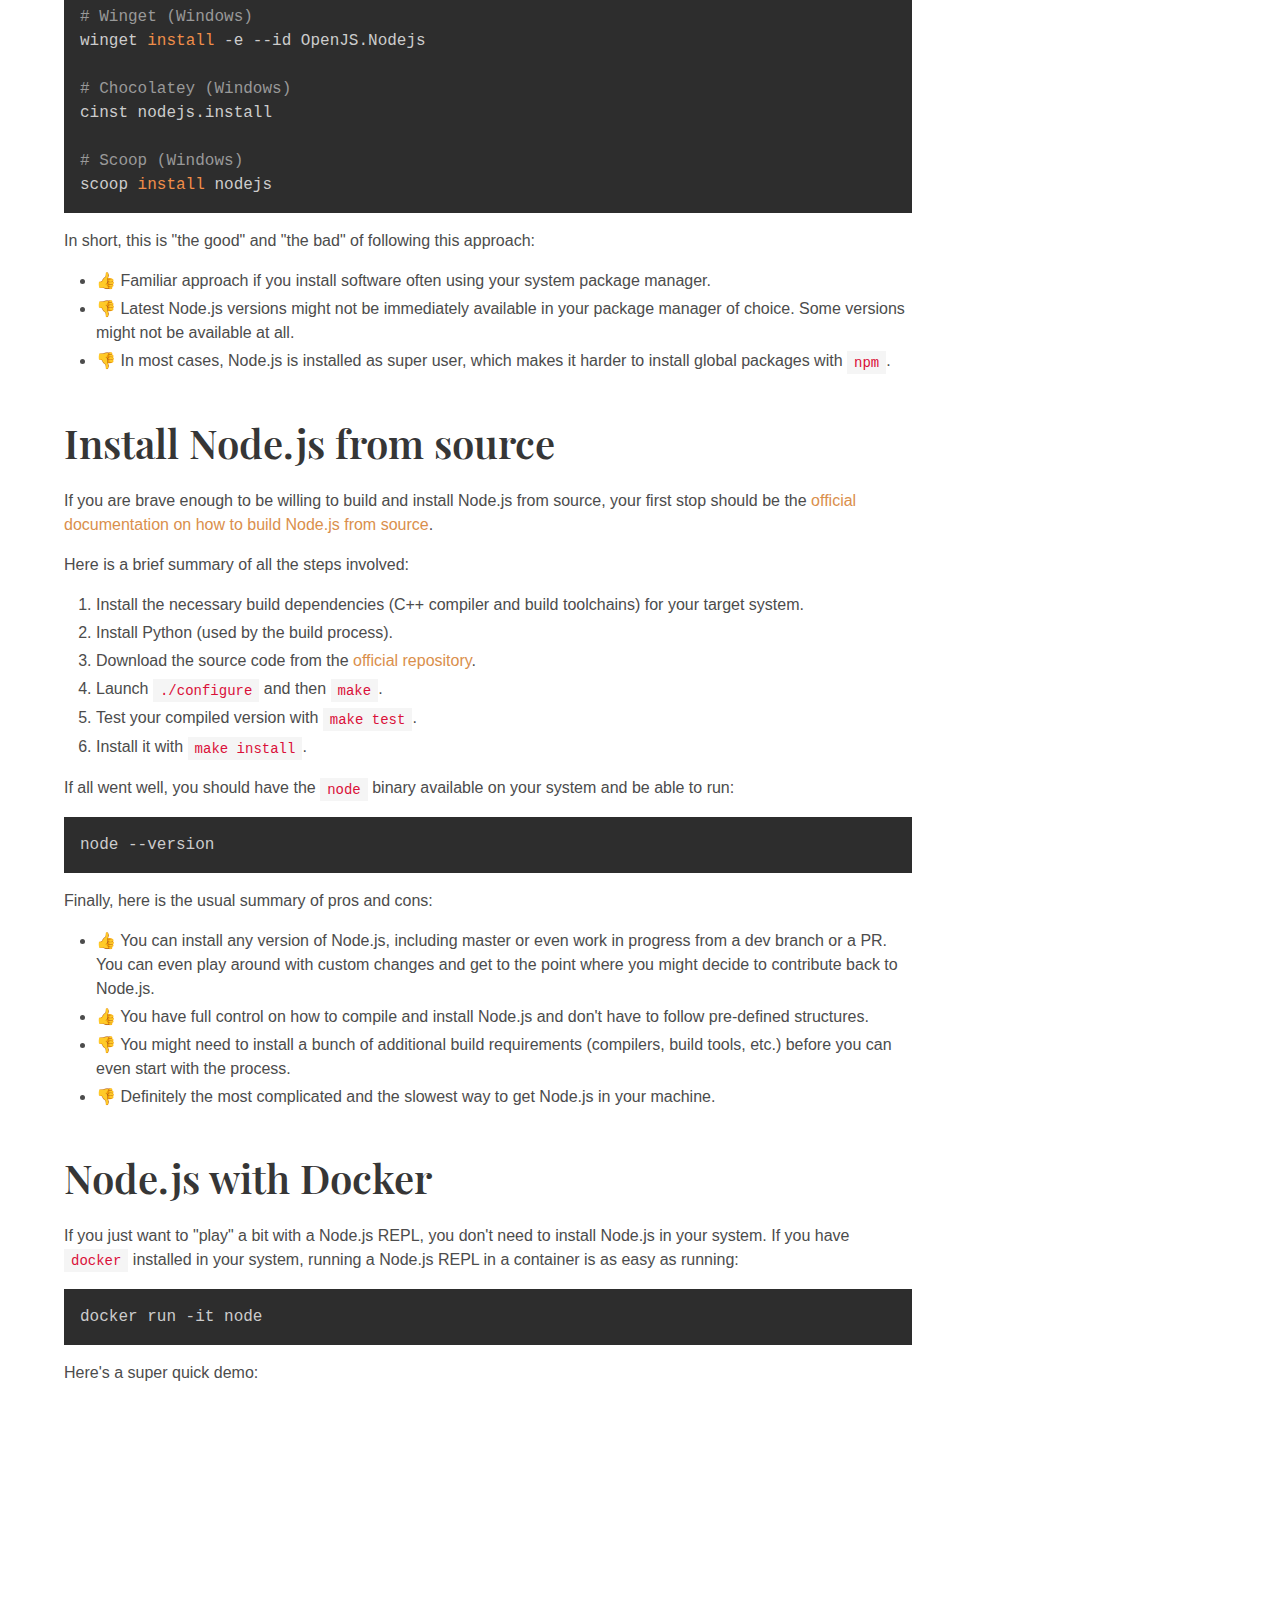
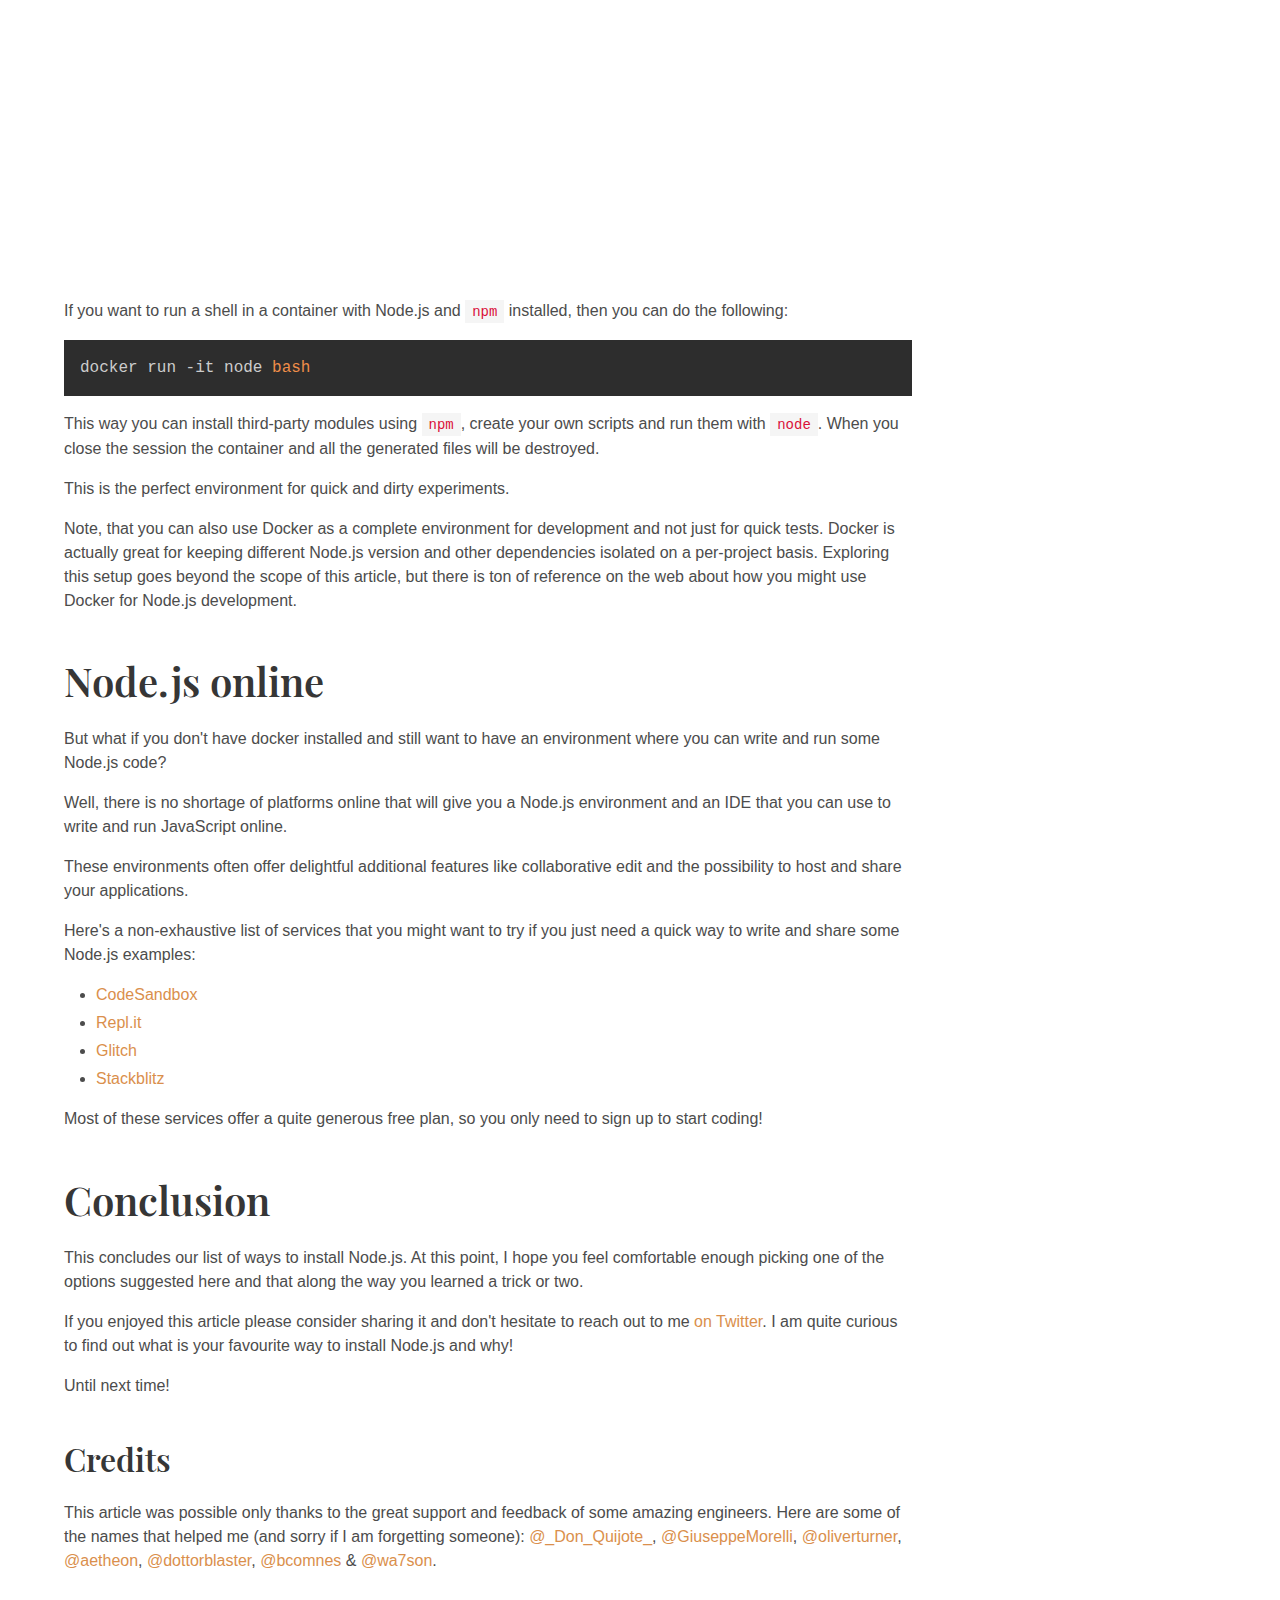
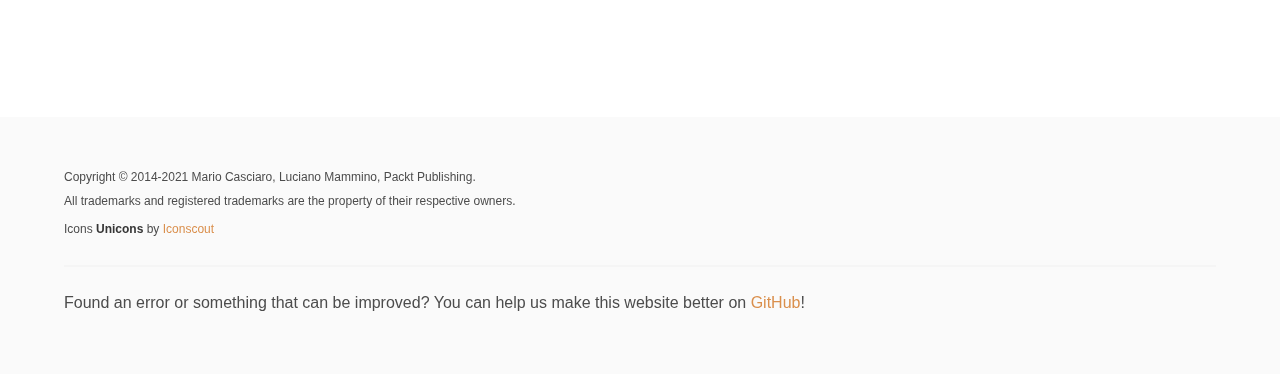
<file: blog/5-ways-to-install-node-js/index.html>
<!doctype html><!--
888b    888               888              d8b               8888888b.                    d8b                        8888888b.          888    888                                      
8888b   888               888              Y8P               888  "Y88b                   Y8P                        888   Y88b         888    888                                      
88888b  888               888                                888    888                                              888    888         888    888                                      
888Y88b 888  .d88b.   .d88888  .d88b.     8888 .d8888b       888    888  .d88b.  .d8888b  888  .d88b.  88888b.       888   d88P 8888b.  888888 888888 .d88b.  888d888 88888b.  .d8888b  
888 Y88b888 d88""88b d88" 888 d8P  Y8b    "888 88K           888    888 d8P  Y8b 88K      888 d88P"88b 888 "88b      8888888P"     "88b 888    888   d8P  Y8b 888P"   888 "88b 88K      
888  Y88888 888  888 888  888 88888888     888 "Y8888b.      888    888 88888888 "Y8888b. 888 888  888 888  888      888       .d888888 888    888   88888888 888     888  888 "Y8888b. 
888   Y8888 Y88..88P Y88b 888 Y8b.    d8b  888      X88      888  .d88P Y8b.          X88 888 Y88b 888 888  888      888       888  888 Y88b.  Y88b. Y8b.     888     888  888      X88 
888    Y888  "Y88P"   "Y88888  "Y8888 Y8P  888  88888P'      8888888P"   "Y8888   88888P' 888  "Y88888 888  888      888       "Y888888  "Y888  "Y888 "Y8888  888     888  888  88888P' 
                                           888                                                     888                                                                                  
                                          d88P                                                Y8b d88P                                                                                  
                                        888P"                                                  "Y88P"                                                                                   


> Hey, it seems you are a curious one and that you like to hack! :) 
> Maybe you should follow us on Twitter at @mariocasciaro & @loige

> Did you know that this website is open source?
> Check out https://github.com/nodejs-design-patterns-book/nodejsdesignpatterns.com

--><html lang="" class="has-navbar-fixed-top"><head><meta charset="utf-8"><meta http-equiv="X-UA-Compatible" content="IE=edge"><meta name="viewport" content="width=device-width,initial-scale=1"><title>5 Ways to install Node.js</title><meta property="og:title" content="5 Ways to install Node.js"><meta name="description" content="Learn what are the most common ways to install Node.js in your development machine"><meta property="og:description" content="Learn what are the most common ways to install Node.js in your development machine"><meta property="og:url" content="https://www.nodejsdesignpatterns.com/blog/5-ways-to-install-node-js/"><meta name="url" content="https://www.nodejsdesignpatterns.com/blog/5-ways-to-install-node-js/"><meta name="pageKey" content="blogarticlesinstalling-node-jsindex"><meta property="og:image" content="https://www.nodejsdesignpatterns.com/blog/5-ways-to-install-node-js/og_installing-node-js.jpg"><meta property="og:image:width" content="1200"><meta property="og:image:height" content="669"><meta property="fb:app_id" content="765341910910483"><meta property="og:locale" content="en_US"><meta property="og:site_name" content="Node.js Design Patterns"><meta property="og:type" content="article"><meta name="twitter:card" content="summary_large_image"><meta name="robots" content="index, follow"><meta name="author" content="Luciano Mammino and Mario Casciaro, authors@nodejsdesignpatterns.com"><meta name="copyright" content="Mario Casciaro, Luciano Mammino, Packt Publishing"><meta name="generator" content="@11ty/eleventy v0.11.0"><meta http-equiv="last-modified" content="Wed, 30 Dec 2020 16:00:00 GMT"><meta name="date" content="Thu, 24 Dec 2020 18:30:00 GMT"><link rel="alternate" type="application/rss+xml" title="RSS Feed for www.nodejsdesignpatterns.com" href="/blog/rss.xml"><link rel="apple-touch-icon" sizes="180x180" href="/apple-touch-icon.png"><link rel="icon" type="image/png" sizes="32x32" href="/favicon-32x32.png"><link rel="icon" type="image/png" sizes="16x16" href="/favicon-16x16.png"><link rel="manifest" href="/site.webmanifest"><meta name="theme-color" content="#FFFFFF"><style>@keyframes spinAround{0%{transform:rotate(0deg)}to{transform:rotate(359deg)}}@font-face{font-family:"Playfair Display";font-style:normal;font-weight:600;src:url(/assets//fonts/Playfair_Display_600.eot);src:local(""),url(/assets//fonts/Playfair_Display_600.eot?#iefix) format("embedded-opentype"),url(/assets//fonts/Playfair_Display_600.woff2) format("woff2"),url(/assets//fonts/Playfair_Display_600.woff) format("woff"),url(/assets//fonts/Playfair_Display_600.ttf) format("truetype"),url(/assets//fonts/Playfair_Display_600.svg#PlayfairDisplay) format("svg")}.button,.file{-webkit-touch-callout:none;-webkit-user-select:none;-moz-user-select:none;-ms-user-select:none;user-select:none}.block:not(:last-child),.content:not(:last-child),.highlight:not(:last-child),.level:not(:last-child),.progress:not(:last-child),.title:not(:last-child){margin-bottom:1.5rem}.button{-moz-appearance:none;-webkit-appearance:none;align-items:center;border:3px solid transparent;border-radius:4px;box-shadow:none;display:inline-flex;font-size:1rem;height:2.5em;justify-content:flex-start;line-height:1.5;padding:calc(.5em - 3px) calc(.75em - 3px);position:relative;vertical-align:top}.button:active,.button:focus,.is-active.button{outline:0}
/*! minireset.css v0.0.6 | MIT License | github.com/jgthms/minireset.css */
@keyframes moveIndeterminate{0%{background-position:200% 0}to{background-position:-200% 0}}body,h1,h2,h3,h5,hr,html,li,ol,p,pre,ul{margin:0;padding:0}h1,h2,h3,h5{font-size:100%;font-weight:400}ul{list-style:none}button{margin:0}html{box-sizing:border-box;background-color:#fff;font-size:16px;-moz-osx-font-smoothing:grayscale;-webkit-font-smoothing:antialiased;min-width:300px;overflow-x:hidden;overflow-y:scroll;text-rendering:optimizeLegibility;text-size-adjust:100%;scroll-behavior:smooth}*,::after,::before{box-sizing:inherit}.card,img{max-width:100%}img{height:auto}article,aside,footer,section{display:block}body,button{font-family:"Open Sans",sans-serif}code,pre{-moz-osx-font-smoothing:auto;-webkit-font-smoothing:auto;font-family:monospace}body,code{font-weight:400}body{color:#999;font-size:1em;line-height:1.5}a{color:#da8f4c;cursor:pointer;text-decoration:none}a strong,pre code{color:currentColor}a:hover,strong{color:#363636}code{color:#da1039;font-size:.875em;padding:.25em .5em}code,hr,pre{background-color:#f5f5f5}hr{border:0;display:block;height:2px;margin:1.5rem 0}span{font-style:inherit;font-weight:inherit}strong{font-weight:700}pre{-webkit-overflow-scrolling:touch;color:#999;font-size:.875em;overflow-x:auto;padding:1.25rem 1.5rem;white-space:pre;word-wrap:normal}pre code{background-color:transparent;font-size:1em;padding:0}.card{background-color:#fff;border-radius:.25rem;box-shadow:0 .5em 1em -.125em rgba(50,50,50,.1),0 0 0 1px rgba(50,50,50,.02);color:#999;overflow:hidden;position:relative}.level{align-items:center;justify-content:space-between}.level code{border-radius:4px}.level img{display:inline-block;vertical-align:top}@media screen and (min-width:769px),print{.level{display:flex}}.menu{font-size:1rem}.menu.is-medium{font-size:1.25rem}.navbar{background-color:#fff;min-height:3.25rem;position:relative;z-index:30}.navbar-brand,.navbar>.container{align-items:stretch;display:flex;min-height:3.25rem}.navbar>.container{width:100%}.navbar.has-shadow{box-shadow:0 2px 0 0 #f5f5f5}.navbar.is-fixed-top{left:0;position:fixed;right:0;z-index:30;top:0}body.has-navbar-fixed-top,html.has-navbar-fixed-top{padding-top:3.25rem}.navbar-brand{flex-shrink:0}.navbar-brand a.navbar-item:focus,.navbar-brand a.navbar-item:hover{background-color:transparent}.navbar-burger{color:#999;cursor:pointer;display:block;height:3.25rem;position:relative;width:3.25rem;margin-left:auto}.navbar-burger span{background-color:currentColor;display:block;height:1px;left:calc(50% - 8px);position:absolute;transform-origin:center;transition-duration:86ms;transition-property:background-color,opacity,transform;transition-timing-function:ease-out;width:16px}.navbar-burger span:nth-child(1){top:calc(50% - 6px)}.navbar-burger span:nth-child(2){top:calc(50% - 1px)}.navbar-burger span:nth-child(3){top:calc(50% + 4px)}.navbar-burger:hover{background-color:rgba(0,0,0,.05)}.navbar-burger.is-active span:nth-child(1){transform:translateY(5px) rotate(45deg)}.navbar-burger.is-active span:nth-child(2){opacity:0}.navbar-burger.is-active span:nth-child(3){transform:translateY(-5px) rotate(-45deg)}.navbar-menu{display:none}.navbar-item{color:#999;display:block;line-height:1.5;padding:.5rem .75rem;position:relative;flex-grow:0;flex-shrink:0}.navbar-item .icon:only-child{margin-left:-.25rem;margin-right:-.25rem}a.navbar-item{cursor:pointer}a.navbar-item.is-active,a.navbar-item:focus,a.navbar-item:focus-within,a.navbar-item:hover{background-color:#fafafa;color:#da8f4c}.navbar-item img{max-height:1.75rem}@media screen and (max-width:1023px){.navbar>.container{display:block}.navbar-brand .navbar-item{align-items:center;display:flex}.navbar-menu{background-color:#fff;box-shadow:0 8px 16px rgba(50,50,50,.1);padding:.5rem 0}.navbar-menu.is-active{display:block}.navbar.is-fixed-top .navbar-menu{-webkit-overflow-scrolling:touch;max-height:calc(100vh - 3.25rem);overflow:auto}}@media screen and (min-width:1024px){.navbar,.navbar-end,.navbar-menu{align-items:stretch;display:flex}.navbar{min-height:3.25rem}.navbar-burger{display:none}.navbar-item{align-items:center;display:flex}.navbar-menu{flex-grow:1;flex-shrink:0}.navbar-end{justify-content:flex-end;margin-left:auto}.container>.navbar .navbar-brand,.navbar>.container .navbar-brand{margin-left:-.75rem}.container>.navbar .navbar-menu,.navbar>.container .navbar-menu{margin-right:-.75rem}a.navbar-item.is-active{color:#323232}a.navbar-item.is-active:not(:focus):not(:hover){background-color:transparent}}.button{background-color:#fff;border-color:#dbdbdb;border-width:3px;color:#363636;cursor:pointer;justify-content:center;padding-bottom:calc(.5em - 3px);padding-left:1em;padding-right:1em;padding-top:calc(.5em - 3px);text-align:center;white-space:nowrap}.button strong{color:inherit}.button .icon,.button .icon.is-medium{height:1.5em;width:1.5em}.button .icon:first-child:not(:last-child){margin-left:calc(-.5em - 3px);margin-right:.25em}.button .icon:last-child:not(:first-child){margin-left:.25em;margin-right:calc(-.5em - 3px)}.button .icon:first-child:last-child{margin-left:calc(-.5em - 3px);margin-right:calc(-.5em - 3px)}.button:hover{border-color:#da8f4c;color:#363636}.button:focus{border-color:#754418;color:#363636}.button:focus:not(:active){box-shadow:0 0 0 .125em rgba(218,143,76,.25)}.button.is-active,.button:active{border-color:#da8f4c;color:#363636}.button.is-medium{font-size:1.25rem}.container{flex-grow:1;margin:0 auto;position:relative;width:auto}@media screen and (min-width:1024px){.container{max-width:960px}}@media screen and (min-width:1216px){.container:not(.is-max-desktop){max-width:1152px}}.content li+li{margin-top:.25em}.content ol:not(:last-child),.content p:not(:last-child),.content pre:not(:last-child),.content ul:not(:last-child){margin-bottom:1em}.content h1,.content h2,.content h3,.content h5{color:#363636;font-weight:600;line-height:1.125}.content h1{font-size:2em;margin-bottom:.5em}.content h1:not(:first-child){margin-top:1em}.content h2{font-size:1.75em;margin-bottom:.5714em}.content h2:not(:first-child){margin-top:1.1428em}.content h3{font-size:1.5em;margin-bottom:.6666em}.content h3:not(:first-child){margin-top:1.3333em}.content h5{font-size:1.125em;margin-bottom:.8888em}.content ol{list-style-position:outside;margin-left:2em;margin-top:1em}.content ol:not([type]){list-style-type:decimal}.content ul{list-style:disc outside;margin-left:2em;margin-top:1em}.content ul ul{list-style-type:circle;margin-top:.5em}.content ul ul ul{list-style-type:square}.content pre{-webkit-overflow-scrolling:touch;overflow-x:auto;padding:1.25em 1.5em;white-space:pre;word-wrap:normal}.content.is-medium{font-size:1.25rem}.icon{align-items:center;display:inline-flex;justify-content:center;height:1.5rem;width:1.5rem}.icon.is-medium{height:2rem;width:2rem}.image{display:block;position:relative}.image img,.progress{display:block;width:100%}.image img{height:auto}.progress{-moz-appearance:none;-webkit-appearance:none;border:0;border-radius:290486px;height:1rem;overflow:hidden;padding:0}.progress::-webkit-progress-bar{background-color:#ededed}.progress::-webkit-progress-value{background-color:#999}.progress::-moz-progress-bar{background-color:#999}.progress::-ms-fill{background-color:#999;border:0}.progress:indeterminate{animation-duration:1.5s;animation-iteration-count:infinite;animation-name:moveIndeterminate;animation-timing-function:linear;background-color:#ededed;background-image:linear-gradient(to right,#999 30%,#ededed 30%);background-position:top left;background-repeat:no-repeat;background-size:150% 150%}.progress:indeterminate::-webkit-progress-bar{background-color:transparent}.progress:indeterminate::-moz-progress-bar{background-color:transparent}.progress:indeterminate::-ms-fill{animation-name:none}.progress.is-medium{height:1.25rem}.tag:not(body){align-items:center;background-color:#f5f5f5;border-radius:4px;color:#999;display:inline-flex;font-size:.75rem;height:2em;justify-content:center;line-height:1.5;padding-left:.75em;padding-right:.75em;white-space:nowrap}.tag:not(body).is-medium{font-size:1rem}.tag:not(body) .icon:first-child:not(:last-child){margin-left:-.375em;margin-right:.1875em}.tag:not(body) .icon:last-child:not(:first-child){margin-left:.1875em;margin-right:-.375em}.tag:not(body) .icon:first-child:last-child{margin-left:-.375em;margin-right:-.375em}a.tag:hover{text-decoration:underline}.title{word-break:break-word;color:#363636;font-size:2rem;font-weight:600;line-height:1.125}.title em,.title span,.title strong{font-weight:inherit}.title .tag{vertical-align:middle}.title strong{color:inherit}.title+.highlight{margin-top:-.75rem}.title.is-2{font-size:2.5rem}.title.is-3{font-size:2rem}.title.is-4{font-size:1.5rem}.file.is-medium,.title.is-5{font-size:1.25rem}.highlight{font-weight:400;max-width:100%;overflow:hidden;padding:0}.highlight pre{overflow:auto;max-width:100%}.number{align-items:center;background-color:#f5f5f5;border-radius:290486px;display:inline-flex;font-size:1.25rem;height:2em;justify-content:center;margin-right:1.5rem;min-width:2.5em;padding:.25rem .5rem;text-align:center;vertical-align:top}.file{align-items:stretch;display:flex;justify-content:flex-start;position:relative}.help{display:block;font-size:.75rem;margin-top:.25rem}.control{box-sizing:border-box;clear:both;font-size:1rem;position:relative;text-align:inherit}.column{display:block;flex-basis:0;flex-grow:1;flex-shrink:1;padding:.75rem}@media screen and (min-width:769px),print{.column.is-three-quarters{flex:none;width:75%}.column.is-one-quarter{flex:none;width:25%}.column.is-2{flex:none;width:16.6666666667%}.column.is-3{flex:none;width:25%}.column.is-4{flex:none;width:33.3333333333%}.column.is-5{flex:none;width:41.6666666667%}.column.is-8{flex:none;width:66.6666666667%}}.columns{margin-left:-.75rem;margin-right:-.75rem;margin-top:-.75rem}.columns:last-child{margin-bottom:-.75rem}.columns:not(:last-child){margin-bottom:calc(1.5rem - .75rem)}@media screen and (min-width:769px),print{.columns:not(.is-desktop){display:flex}}.columns.is-variable{--columnGap: 0.75rem;margin-left:calc(-1*var(--columnGap));margin-right:calc(-1*var(--columnGap))}.columns.is-variable .column{padding-left:var(--columnGap);padding-right:var(--columnGap)}.columns.is-variable.is-2{--columnGap: 0.5rem}.columns.is-variable.is-3{--columnGap: 0.75rem}.columns.is-variable.is-4{--columnGap: 1rem}.columns.is-variable.is-5{--columnGap: 1.25rem}.columns.is-variable.is-8{--columnGap: 2rem}.mt-1{margin-top:.25rem!important}.mt-2{margin-top:.5rem!important}.is-size-7{font-size:.75rem!important}@media screen and (max-width:768px){.is-hidden-mobile{display:none!important}}.hero{align-items:stretch;display:flex;flex-direction:column;justify-content:space-between}#faq button,.hero .navbar{background:0 0}@media screen and (min-width:769px),print{.hero.is-medium .hero-body{padding:9rem 1.5rem}}.hero-body{flex-grow:1;flex-shrink:0}.hero-body,.section{padding:3rem 1.5rem}@media screen and (min-width:1024px){.section.is-medium{padding:9rem 1.5rem}}.footer{background-color:#fafafa;padding:3rem 1.5rem 6rem}code .number{align-items:normal;background-color:transparent;border-radius:0;display:inline;height:auto;justify-content:normal;margin-right:auto;min-width:auto;padding:0;text-align:left;vertical-align:baseline;font-size:inherit}@media (prefers-reduced-motion:reduce){html{scroll-behavior:auto}}.title{font-family:"Playfair Display",serif}.container{color:#4c4c4c}div,h1,h2,h3,p{line-height:1.5rem}nav a.navbar-item{color:#656565;font-weight:700}.bg-green{background-color:#b9eec5}.bg-white{background-color:#fff}nav.navbar{z-index:99999!important}#hero h1{line-height:4.5rem;font-size:3.5rem}#hero h2{line-height:3rem;font-size:1.8rem}#authors h3.title,#reviews h2{margin:0 0 3rem;padding:0;line-height:3rem}#reviews .column{padding:1.5rem 1rem}#book-content h2,#book-content h3{margin:0;padding:0;line-height:3rem}#book-content h3{padding:3rem 0 0}#book-content .columns{margin:0}#authors .column,#book-content .columns .column{padding-top:0;padding-bottom:0}#authors h2,#sample-chapter h2,#sample-chapter h3{line-height:3rem;margin:0}#sample-chapter p{margin-top:1.5rem}#authors section{padding-bottom:24rem}#authors h2{padding:0}#authors h3.title{margin:3rem 0 1.5rem;text-align:center}#authors p{line-height:1.5rem}#authors ul{margin:1.5rem 0;padding:0;list-style:none;display:flex;justify-content:center;flex-wrap:wrap;gap:1rem}#authors ul li a{color:#da8f4c;fill:#754418;vertical-align:baseline;font-weight:700}#authors ul li a:hover{color:#754418;fill:#323232}#faq button{border:0;text-align:left;width:100%;cursor:pointer;position:relative}#faq button:active{border:0}#faq button:focus{border:0;outline:0}#faq button h3{font-size:1rem;line-height:1.5rem;margin:1.5rem 0 0;text-align:left;font-weight:700;padding-left:3em}#faq button[aria-expanded=false] h3::before,#faq button[aria-expanded=true] h3::before{content:"+ ";font-weight:700;color:#3ed05f;display:inline-block;position:absolute;left:0}#faq button[aria-expanded=true] h3::before{content:"- "}.bd-lt{border-radius:6rem 0 0 0}.bd-rd{border-radius:0 0 6rem 0}.article article h2,.article article h3{margin-top:1.25em}.article article h2 code,.article article h3 code{font-size:inherit;padding:inherit;background:0 0;color:inherit}.article article p{margin-top:.75em}.article article p:first-child{margin-top:0;font-size:1.25em;line-height:1.5em}.article article .author-info{padding:0 0 1em;margin:0 0 1em;border-bottom:1px solid #eee}.article article .author-info p{color:#616161;display:flex;align-items:center;font-size:1em}.article article .author-info a{display:flex;align-items:center;margin:0 .75em 0 0}.article article .author-info img{width:2em;border-radius:50%;margin:0 .75em}.article article .author-info svg{margin:0 .75em 0 0}.article aside .wrapper-sticky{position:-webkit-sticky;position:sticky;top:80px}.article aside .aside-ad-block .book{transform:translateX(-1em)}.article aside .aside-ad-block a{background:#b9eec5;padding:1em;border-radius:1em;margin:0 0 2em;color:#323232;display:block;border:3px solid transparent}.article aside .aside-ad-block a:hover{border:3px solid #2bb049}.article aside .aside-ad-block h5{font-weight:700;font-size:.8em;padding:0 0 .2em}.article aside .aside-ad-block p{font-size:.8em}.article aside h3{margin-bottom:1em}.article aside .toc{margin:0 0 2em}.article aside .toc ol{padding:0 0 0 2em;list-style:decimal-leading-zero}</style><script async src="https://www.googletagmanager.com/gtag/js?id=UA-42283801-2"></script><script>window.dataLayer = window.dataLayer || [];
        function gtag() {
          dataLayer.push(arguments);
        }
        gtag('js', new Date());
        gtag('config', 'UA-42283801-2');</script><style type="text/css">code[class*="language-"],
        pre[class*="language-"] {
          color: #ccc;
          background: none;
          font-family: Consolas, Monaco, 'Andale Mono', 'Ubuntu Mono', monospace;
          font-size: 1em;
          text-align: left;
          white-space: pre;
          word-spacing: normal;
          word-break: normal;
          word-wrap: normal;
          line-height: 1.5;

          -moz-tab-size: 4;
          -o-tab-size: 4;
          tab-size: 4;

          -webkit-hyphens: none;
          -moz-hyphens: none;
          -ms-hyphens: none;
          hyphens: none;

        }

        /* Code blocks */
        pre[class*="language-"] {
          padding: 1em;
          margin: 0.5em 0;
          overflow: auto;
        }

        :not(pre) > code[class*="language-"],
        pre[class*="language-"] {
          background: #2d2d2d;
        }

        /* Inline code */
        :not(pre) > code[class*="language-"] {
          padding: 0.1em;
          border-radius: 0.3em;
          white-space: normal;
        }

        .token.block-comment,
        .token.cdata,
        .token.comment,
        .token.doctype,
        .token.prolog {
          color: #999;
        }

        .token.punctuation {
          color: #ccc;
        }

        .token.attr-name,
        .token.deleted,
        .token.namespace,
        .token.tag {
          color: #e2777a;
        }

        .token.function-name {
          color: #6196cc;
        }

        .token.boolean,
        .token.function,
        .token.number {
          color: #f08d49;
        }

        .token.class-name,
        .token.constant,
        .token.property,
        .token.symbol {
          color: #f8c555;
        }

        .token.atrule,
        .token.builtin,
        .token.important,
        .token.keyword,
        .token.selector {
          color: #cc99cd;
        }

        .token.attr-value,
        .token.char,
        .token.regex,
        .token.string,
        .token.variable {
          color: #7ec699;
        }

        .token.entity,
        .token.operator,
        .token.url {
          color: #67cdcc;
        }

        .token.bold,
        .token.important {
          font-weight: bold;
        }
        .token.italic {
          font-style: italic;
        }

        .token.entity {
          cursor: help;
        }

        .token.inserted {
          color: green;
        }</style></head><body><nav class="navbar is-fixed-top has-shadow" role="navigation" aria-label="main navigation"><div class="container"><div class="navbar-brand"><div class="navbar-item"><a href="/"><h1 class="title is-5">Node.js Design Patterns</h1></a></div><a role="button" class="navbar-burger burger" aria-label="menu" aria-expanded="false" data-target="navbar"><span aria-hidden="true"></span> <span aria-hidden="true"></span> <span aria-hidden="true"></span></a></div><div id="navbar" class="navbar-menu"><div class="navbar-end"><a href="/#reviews" class="navbar-item" onclick="gtag('event', 'click', { 'event_category': 'navigation', 'event_label': 'click_nav_reviews', 'value': 1 });">Reviews</a> <a href="/#book-content" class="navbar-item" onclick="gtag('event', 'click', { 'event_category': 'navigation', 'event_label': 'click_nav_book_content', 'value': 1 });">Content</a> <a href="/#sample-chapter" class="navbar-item" onclick="gtag('event', 'click', { 'event_category': 'navigation', 'event_label': 'click_nav_sample_chapter', 'value': 1 });">Sample chapter</a> <a href="/#authors" class="navbar-item" onclick="gtag('event', 'click', { 'event_category': 'navigation', 'event_label': 'click_nav_authors', 'value': 1 });">Authors</a> <a href="/#faq" class="navbar-item" onclick="gtag('event', 'click', { 'event_category': 'navigation', 'event_label': 'click_nav_faq', 'value': 1 });">FAQs</a> <a href="/blog" class="navbar-item">Blog</a></div></div></div></nav><section class="hero is-medium bg-green bd-rd"><div class="hero-body"><div class="container"><h1 class="title">5 Ways to install Node.js</h1></div></div></section><div class="bg-green article"><section class="section bd-lt bg-white is-medium"><div class="container"><div class="columns is-variable is-8"><article class="column is-three-quarters"><div class="author-info"><p><span class="written-by-icon is-hidden-mobile"><svg xmlns="http://www.w3.org/2000/svg" aria-label="Written by" role="img" viewBox="0 0 24 24" width="1em" height="1em"><path fill="currentColor" d="M19 20H5a1 1 0 0 0 0 2h14a1 1 0 0 0 0-2z"/><path fill="currentColor" d="M5 18h.09l4.17-.38a2 2 0 0 0 1.21-.57l9-9a1.92 1.92 0 0 0-.07-2.71L16.66 2.6A2 2 0 0 0 14 2.53l-9 9a2 2 0 0 0-.57 1.21L4 16.91a1 1 0 0 0 .29.8A1 1 0 0 0 5 18zM15.27 4L18 6.73l-2 1.95L13.32 6z"/></svg> </span><span class="is-hidden-mobile">Published by </span><a href="https://loige.co"><img alt="Luciano Mammino's profile picture" src="/static/luciano-mammino-avatar-small.jpg"> Luciano Mammino </a><span class="is-hidden-mobile">on</span> &nbsp;Thu, 24 Dec 2020 18:30:00 GMT</p></div><main class="content"><p>In this article, we will explore some of the most common ways to install Node.js in your development system. We will see how to install Node.js using the official installer for various platforms, how to use a Node.js version manager such as <code>n</code> or <code>nvm</code> and, finally, we will also see how to compile and install Node.js from source. Along the way, we will try to disclose one or two tips to get you even more productive with Node.js!</p><p>Let's get started!</p><h2 id="which-option-should-i-pick%3F" class="title is-2">Which option should I pick?</h2><p>There are many different ways to install Node.js and every one of them comes with its own perks and drawbacks. In this article, we will try to explore the most common ones and by the end of it, you should have a good understanding of which ones should be more suitable for you.</p><h3 id="tldr%3B" class="title is-3">TLDR;</h3><ul><li>Use <code>nvm</code> or <code>n</code> if you develop with Node.js frequently and you expect to be needing to switch Node.js version while moving from one project to another or to debug potential compatibility issues in your project or library.</li><li>Use the system package manager like <code>apt</code>, <code>brew</code> or <code>winget</code> if you tend to install all your software this way and if you don't expect to be needing to switch or upgrade Node.js version too often.</li><li>Install Node.js from source if you are an advanced user and if you want to contribute back to Node.js itself.</li><li>Use the official Node.js installer if you don't fall in any of the previous options...</li></ul><h3 id="what-other-people-seem-to-like" class="title is-3">What other people seem to like</h3><p>Before writing this article, I was actually curious to find out what are the options that most folks in my network prefer. For this reason, I run a <a href="https://twitter.com/loige/status/1340999569807712257">poll on Twitter</a>. In this poll I asked how you prefer to install Node.js and provided 4 options:</p><ul><li>Official Installer</li><li>Version manager (<code>nvm</code> or <code>n</code>)</li><li>Package Manager (<code>apt</code>, <code>brew</code>, etc.)</li><li>From source</li></ul><p>The results are quite interesting:</p><a href="https://twitter.com/loige/status/1340999569807712257" rel="nofollow noreferrer"><span style="position: relative; display: block; margin-left: auto; margin-right: auto; max-width: 593px;"><picture><source type="image/png" srcset="/img/poll-results-e006cbcf-64.png 64w, /img/poll-results-e006cbcf-128.png 128w, /img/poll-results-e006cbcf-256.png 256w, /img/poll-results-e006cbcf-512.png 512w, /img/poll-results-e006cbcf-633.png 633w" sizes="(max-width: 593px) 100vw, 593px"><source type="image/webp" srcset="/img/poll-results-e006cbcf-64.webp 64w, /img/poll-results-e006cbcf-128.webp 128w, /img/poll-results-e006cbcf-256.webp 256w, /img/poll-results-e006cbcf-512.webp 512w, /img/poll-results-e006cbcf-633.webp 633w" sizes="(max-width: 593px) 100vw, 593px"><img loading="lazy" decoding="async" style="max-width: 100%; width: 100%; margin: 0px; vertical-align: middle;" alt="Install Node.js Twitter poll results" src="/img/poll-results-e006cbcf-64.png" width="64" height="45"></picture></span></a><p>It seems quite obvious that people in my network, mostly fellow software engineers, prefer to use version managers such as <code>nvm</code> or <code>n</code>.</p><p>The second place (actually very tight with the third one) is the official installer, followed by a system package manager and, last one, installing Node.js from source.</p><h3 id="lts-and-stable-releases" class="title is-3">LTS and stable releases</h3><p>Before moving on and exploring all the different installation options, it is definitely worth spending few words to learn about the types of release the Node.js project maintains.</p><p>Node.js offers 2 main release lines:</p><ul><li><strong>Stable</strong> (or <em>Current</em>): every new major Node.js release is considered &quot;Current&quot; for the first 6 months after the publish date. The idea is to give library authors the time to test their compatibility with the new release and do any necessary change. After the 6 months period, all the odd release numbers (9, 11, 13, 15, etc.) move to the state of <em>Unsupported</em>, while even releases (10, 12, 14, etc.) are promoted to <em>Long Term Support</em> (or &quot;LTS&quot;).</li><li><strong>LTS</strong>: releases marked as &quot;Long Term Support&quot; get critical bug fixes for a total of 30 months since the initial publish date. This makes LTS releases particularly suitable for production deployments. The most recent LTS is also called <em>Active LTS</em>, while previous LTS versions (still under the 30 months support timeframe) are called <em>Maintenance LTS</em>.</li></ul><p>Finally, the release coming from the current <em>master</em> branch is considered <strong>Unstable</strong>. This is generally a release dedicated to people maintaining Node.js or developers who want to explore new experimental features that haven't been yet included in any of the major releases.</p><p>Node.js publishes an <a href="https://nodejs.org/en/about/releases/">official timeline of current and future releases</a>. At the time of writing (December 2020), this how the timeline looks like:</p><a href="https://nodejs.org/en/about/releases/" target="_blank" rel="noreferrer noopener"><p style="text-align: center"><img loading="lazy" decoding="async" style="max-width: 100%; margin: 0px; vertical-align: middle;" alt="Node.js release timeline" src="/img/nodejs-release-schedule_9b4bf060.svg" width="760" height="396"></p></a><p>If you are still wondering which release should you use, going with the <em>Active LTS</em> is almost always the best choice, especially if you are building production applications.</p><h2 id="install-node.js-using-n" class="title is-2">Install Node.js using n</h2><p>Since installing Node.js using a version manager seems to be the favourite option (and it's also my personal favourite!) let's start with it.</p><p>My favourite Node.js version manager is <a href="https://github.com/tj/n"><code>n</code> by TJ Holowaychuk</a>. The reason why I like it is because it is quite simple to install and use and it is generally up to date with the latest releases of Node.js. The main issue with it is that it does not support Windows, so if Windows is your operative system, this is not an option for you!</p><p>Let's see how to install <code>n</code>:</p><p>If you are on macOS and you have <code>brew</code> (Homebrew) installed, the simplest way to install <code>n</code> is to just do it with <code>brew</code>:</p><pre class="language-bash"><code class="language-bash">brew <span class="token function">install</span> n</code></pre><p>Alternatively, you can use the custom install script:</p><pre class="language-bash"><code class="language-bash"><span class="token function">curl</span> -L https://git.io/n-install <span class="token operator">|</span> <span class="token function">bash</span></code></pre><p><strong>Note:</strong> if you are concerned about running a script downloaded from the web (as you should because <a href="https://www.idontplaydarts.com/2016/04/detecting-curl-pipe-bash-server-side/"><code>curl | bash</code> might be dangerous</a>), you can always download the script first, READ IT, and then run it locally...</p><p>If all goes well, you should now be able to use the <code>n</code> executable from your shell.</p><p>These are some of the commands you can run:</p><pre class="language-bash"><code class="language-bash"><span class="token comment"># shows the version of `n` installed in your system</span><br>n --version<br><br><span class="token comment"># installs the latest LTS release of Node.js</span><br>n lts<br><br><span class="token comment"># lists all the versions of Node.js currently available</span><br>n list<br><br><span class="token comment"># install the given version of Node.js and switch to it</span><br>n <span class="token operator">&lt;</span>some_version<span class="token operator">></span></code></pre><p>Or you can simply run:</p><pre class="language-bash"><code class="language-bash">n</code></pre><p>For an interactive prompt that will show you all the available versions, highlight the ones you have already installed and let you pick the version you want to switch to.</p><p style="text-align: center"><img loading="lazy" decoding="async" style="max-width: 100%; margin: 0px; vertical-align: middle;" alt="n Node.js version manager in action" src="/img/n_ac172e26.gif" width="640" height="428"></p><p>In summary, this is where <code>n</code> shines or falls short:</p><ul><li>👎 No official support for Windows</li><li>👍 Very easy to install on macOS and unix systems</li><li>👍 Very easy to keep your Node.js install up to date and switch version on demand</li><li>👍 It keeps all the installed versions cached, so you can switch quickly between versions (no full re-install)</li><li>👍 Allows to keep the setup local to the user so you don't have to use admin permission to install global packages</li></ul><h2 id="install-node.js-using-nvm" class="title is-2">Install Node.js using nvm</h2><p>With more than 45 thousand stars on GitHub, <a href="https://github.com/nvm-sh/nvm"><code>nvm</code></a>, which stands for &quot;Node.js Version Manager&quot; (no surprises!), is probably the most famous Node.js version manager currently available.</p><p><code>nvm</code> works on any POSIX-compliant shell (<code>sh</code>, <code>dash</code>, <code>ksh</code>, <code>zsh</code>, <code>bash</code>, etc.) and it has been strongly tested against the following systems: unix, macOS, and windows WSL (if you are on Windows, you can also check out <a href="https://github.com/coreybutler/nvm-windows"><code>nvm-windows</code></a>).</p><p>The easiest way to install <code>nvm</code> on your system is to use the official installer script:</p><pre class="language-bash"><code class="language-bash"><span class="token assign-left variable">VERSION</span><span class="token operator">=</span>v0.37.2<br><span class="token function">curl</span> -o- <span class="token string">"https://raw.githubusercontent.com/nvm-sh/nvm/<span class="token variable">${VERSION}</span>/install.sh"</span> <span class="token operator">|</span> <span class="token function">bash</span></code></pre><p><strong>Note</strong>: At the time of writing, version <code>v0.37.2</code> is the latest version available. Make sure to check out if there is any new version available if you are installing <code>nvm</code> following this tutorial.</p><p>Once <code>nvm</code> is installed in your system, here are some examples showing what you can do with it:</p><pre class="language-bash"><code class="language-bash"><span class="token comment"># installs the latest version of Node.js</span><br>nvm <span class="token function">install</span> node<br><br><span class="token comment"># installs the latest LTS version of Node.js</span><br>nvm <span class="token function">install</span> --lts<br><br><span class="token comment"># installs a specific version of Node.js</span><br>nvm <span class="token function">install</span> <span class="token string">"10.10.0"</span><br><br><span class="token comment"># switch to a specific version of Node.js</span><br>nvm use <span class="token string">"8.9.1"</span><br><br><span class="token comment"># runs a specific script with a given version of Node.js (no switch)</span><br>nvm <span class="token builtin class-name">exec</span> <span class="token string">"4.2"</span> node somescript.js<br><br><span class="token comment"># shows the full path where a given version of Node.js was installed</span><br>nvm <span class="token function">which</span> <span class="token string">"4.2"</span><br><br><span class="token comment"># lists all the versions of Node.js available</span><br>nvm <span class="token function">ls</span></code></pre><p>One great thing about <code>nvm</code> is that it allows to specify the Node.js version you want to use for a given project.</p><p>For instance, if you are working on a project that requires you to use Node.js <code>10.10</code> you can do the following (in the root folder of the project):</p><pre class="language-bash"><code class="language-bash"><span class="token builtin class-name">echo</span> <span class="token string">"10.10"</span> <span class="token operator">></span> .nvmrc</code></pre><p>Then every time you work on that project, you only need to run:</p><pre class="language-bash"><code class="language-bash">nvm use</code></pre><p>Which should print something like this:</p><pre><code>Found '/path/to/project/.nvmrc' with version &lt;10.10&gt;
Now using node v10.10.1 (npm v6.7.3)
</code></pre><p>At this point, you can be sure that you working using the correct Node.js version for your project.</p><p>If you don't want to do manually, you can enable <a href="https://github.com/nvm-sh/nvm#deeper-shell-integration">deeper shell integration</a> to make this happen automatically when you <code>cd</code> into a folder that has a <code>.nvmrc</code> file.</p><p><strong>PRO tip</strong>: You can also do that by using <a href="https://asdf-vm.com/"><code>asdf</code></a>, a <em>meta</em> version manager that offers a unified interface for various programming languages and version managers (including Node.js, of course).</p><p>Finally, here are some pros and cons of <code>nvm</code>:</p><ul><li>👍 Most popular version manager for Node.js with a large community of users.</li><li>👍 Very easy to install on POSIX systems.</li><li>👍 It allows for easy (and even automated) switch of Node.js version based on the project you are working on.</li><li>👍 It keeps all the installed versions cached, so you can switch quicly between versions (no full re-install)</li><li>👍 You can run once off commands on a given version of Node.js without having to switch the entire system to that version.</li><li>👎 You might have to take a bit of time to go through the documentation and make sure you install it and use it correctly.</li></ul><p><strong>Note</strong>: if you like to use version managers like <code>n</code> or <code>nvm</code>, you can also check out <a href="https://volta.sh/"><code>volta.sh</code></a>, another interesting alternative in this space, which defines itself as <em>&quot;The Hassle-Free JavaScript Tool Manager&quot;</em>.</p><h2 id="install-node.js-using-the-official-installer" class="title is-2">Install Node.js using the official installer</h2><p>The second most common way to install Node.js is through one of the official installers or the pre-compiled binaries.</p><p><a href="https://nodejs.org/en/download/">Official installers</a> are available on the official Node.js website for Windows and macOS and they cover the latest <em>Active LTS</em> release and the latest <em>Current</em> release.</p><p>The installer for Windows is an executable <em>.msi</em> installer, while the one for macOS is a <em>.pkg</em> one.</p><p>These installers behave and look like most of the installers you see while installing software on Windows or macOS. You will be presented with clickable UI which will allow you to customise and install Node.js into your system.</p><span style="position: relative; display: block; margin-left: auto; margin-right: auto; max-width: 732px;"><picture><source type="image/png" srcset="/img/node-js-macos-installer-screenshot-477753f7-64.png 64w, /img/node-js-macos-installer-screenshot-477753f7-128.png 128w, /img/node-js-macos-installer-screenshot-477753f7-256.png 256w, /img/node-js-macos-installer-screenshot-477753f7-512.png 512w, /img/node-js-macos-installer-screenshot-477753f7-732.png 732w" sizes="(max-width: 732px) 100vw, 732px"><source type="image/webp" srcset="/img/node-js-macos-installer-screenshot-477753f7-64.webp 64w, /img/node-js-macos-installer-screenshot-477753f7-128.webp 128w, /img/node-js-macos-installer-screenshot-477753f7-256.webp 256w, /img/node-js-macos-installer-screenshot-477753f7-512.webp 512w, /img/node-js-macos-installer-screenshot-477753f7-732.webp 732w" sizes="(max-width: 732px) 100vw, 732px"><img loading="lazy" decoding="async" style="max-width: 100%; width: 100%; margin: 0px; vertical-align: middle;" alt="Install Node.js using the official macOS installer" src="/img/node-js-macos-installer-screenshot-477753f7-64.png" width="64" height="48"></picture></span><p>This is probably the easiest way to install Node.js as you don't need to be a POSIX expert or do any kind of manual configuration. The installer will suggest sensible defaults to you and allow you to customise the main parameters (e.g. installation path).</p><p>If you are running a unix system, there is no official graphical installer available, but the <a href="https://nodejs.org/dist/">official Node.js download page</a> offers a set of pre-compiled binaries for most architectures (32-bit, 64-bit, ARMv7 and ARMv8) for Linux, Windows and macOS.</p><span style="position: relative; display: block; margin-left: auto; margin-right: auto; max-width: 700px;"><picture><source type="image/png" srcset="/img/node-js-macos-precompiled-binary-bd4ce1d0-64.png 64w, /img/node-js-macos-precompiled-binary-bd4ce1d0-128.png 128w, /img/node-js-macos-precompiled-binary-bd4ce1d0-256.png 256w, /img/node-js-macos-precompiled-binary-bd4ce1d0-512.png 512w, /img/node-js-macos-precompiled-binary-bd4ce1d0-1077.png 1077w" sizes="(max-width: 700px) 100vw, 700px"><source type="image/webp" srcset="/img/node-js-macos-precompiled-binary-bd4ce1d0-64.webp 64w, /img/node-js-macos-precompiled-binary-bd4ce1d0-128.webp 128w, /img/node-js-macos-precompiled-binary-bd4ce1d0-256.webp 256w, /img/node-js-macos-precompiled-binary-bd4ce1d0-512.webp 512w, /img/node-js-macos-precompiled-binary-bd4ce1d0-1077.webp 1077w" sizes="(max-width: 700px) 100vw, 700px"><img loading="lazy" decoding="async" style="max-width: 100%; width: 100%; margin: 0px; vertical-align: middle;" alt="Install Node.js using the official macOS installer" src="/img/node-js-macos-precompiled-binary-bd4ce1d0-64.png" width="64" height="26"></picture></span><p>With the binary distribution, it is up to you to copy the necessary files in the right place. A version manager tool such as <code>nvm</code> and <code>n</code> makes things simple, because it takes care of downloading the correct binary release for the desired version (and for your system), then it places the files in the correct folder as expected by your operative system. If you choose to download the binaries manually, all the wiring is up to you.</p><p>While installing Node.js using the official installers is probably the simplest option, doing it using the binaries is a lot more complicated and definitely more complicated than using a version manager.</p><p>If you still want to go down this path, make sure to check out the <a href="https://github.com/nodejs/help/wiki/Installation">official tutorial for installing from Node.js pre-compiled binaries</a>.</p><p>It is definitely worth mentioning that the official installer is not the only option. <a href="https://nodesource.com/">NodeSource</a> maintains alternative installers for Debian, Red Hat, macOS and Windows. If you are interested in this approach checkout <a href="https://node.dev/node-binary">NodeSource Node.js Binary distributions page</a>.</p><p>To summarise, these are the main pros and cons of Node.js installers and binary distributions:</p><ul><li>👍 Installers are quite easy to use and they don't require specific POSIX experience.</li><li>👎 Hard to switch between version or upgrade. If you want to do that, you basically have to download the specific installer for the desired version and run through the full process again.</li><li>👎 Installer often will install Node.js as admin, which means that you can't install global packages unless you do that as admin.</li><li>👎 Binary packages require you to manually manage all the files and configuration.</li></ul><h2 id="install-node.js-using-a-package-manager" class="title is-2">Install Node.js using a package manager</h2><p>If you are the kind of person that loves to install and manage all the software in your device using system package managers such as <code>apt</code> (Debian / Ubuntu), <code>brew</code> (macOS), or <code>winget</code> (Windows), installing Node.js through a package manager is definitely an option.</p><p>A word of warning though, the various Node.js packages in every package repository are not officially maintained by the Node.js core team, so your mileage might vary quite a lot. This also means that you might not have fresh releases available straight away in your package manager of choice.</p><p>The Node.js core team has compiled an official documentation page on <a href="https://nodejs.org/en/download/package-manager/">how to install Node.js using the most common system package managers</a>.</p><p>Let's see here a summary for the most common options:</p><pre class="language-bash"><code class="language-bash"><span class="token comment"># Homebrew (macOS)</span><br>brew <span class="token function">install</span> node<br><br><span class="token comment"># Arch Linux</span><br>pacman -S nodejs <span class="token function">npm</span><br><br><span class="token comment"># CentOS, Fedora and Red Hat Enterprise Linux</span><br>dnf module list nodejs<br><br><span class="token comment"># Debian and Ubuntu based Linux distributions</span><br><span class="token function">apt-get</span> <span class="token function">install</span> -y nodejs<br><br><span class="token comment"># FreeBSD</span><br>pkg <span class="token function">install</span> node<br><br><span class="token comment"># Gentoo</span><br>emerge nodejs<br><br><span class="token comment"># Winget (Windows)</span><br>winget <span class="token function">install</span> -e --id OpenJS.Nodejs<br><br><span class="token comment"># Chocolatey (Windows)</span><br>cinst nodejs.install<br><br><span class="token comment"># Scoop (Windows)</span><br>scoop <span class="token function">install</span> nodejs</code></pre><p>In short, this is &quot;the good&quot; and &quot;the bad&quot; of following this approach:</p><ul><li>👍 Familiar approach if you install software often using your system package manager.</li><li>👎 Latest Node.js versions might not be immediately available in your package manager of choice. Some versions might not be available at all.</li><li>👎 In most cases, Node.js is installed as super user, which makes it harder to install global packages with <code>npm</code>.</li></ul><h2 id="install-node.js-from-source" class="title is-2">Install Node.js from source</h2><p>If you are brave enough to be willing to build and install Node.js from source, your first stop should be the <a href="https://github.com/nodejs/node/blob/master/BUILDING.md">official documentation on how to build Node.js from source</a>.</p><p>Here is a brief summary of all the steps involved:</p><ol><li>Install the necessary build dependencies (C++ compiler and build toolchains) for your target system.</li><li>Install Python (used by the build process).</li><li>Download the source code from the <a href="https://github.com/nodejs/node">official repository</a>.</li><li>Launch <code>./configure</code> and then <code>make</code>.</li><li>Test your compiled version with <code>make test</code>.</li><li>Install it with <code>make install</code>.</li></ol><p>If all went well, you should have the <code>node</code> binary available on your system and be able to run:</p><pre class="language-bash"><code class="language-bash">node --version</code></pre><p>Finally, here is the usual summary of pros and cons:</p><ul><li>👍 You can install any version of Node.js, including master or even work in progress from a dev branch or a PR. You can even play around with custom changes and get to the point where you might decide to contribute back to Node.js.</li><li>👍 You have full control on how to compile and install Node.js and don't have to follow pre-defined structures.</li><li>👎 You might need to install a bunch of additional build requirements (compilers, build tools, etc.) before you can even start with the process.</li><li>👎 Definitely the most complicated and the slowest way to get Node.js in your machine.</li></ul><h2 id="node.js-with-docker" class="title is-2">Node.js with Docker</h2><p>If you just want to &quot;play&quot; a bit with a Node.js REPL, you don't need to install Node.js in your system. If you have <code>docker</code> installed in your system, running a Node.js REPL in a container is as easy as running:</p><pre class="language-bash"><code class="language-bash">docker run -it node</code></pre><p>Here's a super quick demo:</p><p style="text-align: center"><img loading="lazy" decoding="async" style="max-width: 100%; margin: 0px; vertical-align: middle;" alt="Running a Node.js REPL using Docker" src="/img/node-repl-with-docker_edc66675.gif" width="750" height="482"></p><p>If you want to run a shell in a container with Node.js and <code>npm</code> installed, then you can do the following:</p><pre class="language-bash"><code class="language-bash">docker run -it node <span class="token function">bash</span></code></pre><p>This way you can install third-party modules using <code>npm</code>, create your own scripts and run them with <code>node</code>. When you close the session the container and all the generated files will be destroyed.</p><p>This is the perfect environment for quick and dirty experiments.</p><p>Note, that you can also use Docker as a complete environment for development and not just for quick tests. Docker is actually great for keeping different Node.js version and other dependencies isolated on a per-project basis. Exploring this setup goes beyond the scope of this article, but there is ton of reference on the web about how you might use Docker for Node.js development.</p><h2 id="node.js-online" class="title is-2">Node.js online</h2><p>But what if you don't have docker installed and still want to have an environment where you can write and run some Node.js code?</p><p>Well, there is no shortage of platforms online that will give you a Node.js environment and an IDE that you can use to write and run JavaScript online.</p><p>These environments often offer delightful additional features like collaborative edit and the possibility to host and share your applications.</p><p>Here's a non-exhaustive list of services that you might want to try if you just need a quick way to write and share some Node.js examples:</p><ul><li><a href="https://codesandbox.io/">CodeSandbox</a></li><li><a href="https://repl.it/">Repl.it</a></li><li><a href="https://glitch.com/">Glitch</a></li><li><a href="https://stackblitz.com/">Stackblitz</a></li></ul><p>Most of these services offer a quite generous free plan, so you only need to sign up to start coding!</p><h2 id="conclusion" class="title is-2">Conclusion</h2><p>This concludes our list of ways to install Node.js. At this point, I hope you feel comfortable enough picking one of the options suggested here and that along the way you learned a trick or two.</p><p>If you enjoyed this article please consider sharing it and don't hesitate to reach out to me <a href="https://twitter.com/loige">on Twitter</a>. I am quite curious to find out what is your favourite way to install Node.js and why!</p><p>Until next time!</p><h3 id="credits" class="title is-3">Credits</h3><p>This article was possible only thanks to the great support and feedback of some amazing engineers. Here are some of the names that helped me (and sorry if I am forgetting someone): <a href="https://twitter.com/_Don_Quijote_">@_Don_Quijote_</a>, <a href="https://twitter.com/giuseppemorelli">@GiuseppeMorelli</a>, <a href="https://twitter.com/oliverturner">@oliverturner</a>, <a href="https://twitter.com/aetheon">@aetheon</a>, <a href="https://twitter.com/dottorblaster">@dottorblaster</a>, <a href="https://twitter.com/bcomnes">@bcomnes</a> &amp; <a href="https://twitter.com/wa7son">@wa7son</a>.</p></main></article><aside class="column is-one-quarter"><div class="wrapper-sticky"><div class="aside-ad-block"><a href="/" onclick="gtag('event', 'click', { 'event_category': 'blog', 'event_label': 'click_blog_sidebar_ad', 'value': 1 });"><span style="position: relative; display: block; margin-left: auto; margin-right: auto; max-width: 380px;"><picture><source type="image/png" srcset="/img/book-stack-c1898e47-64.png 64w, /img/book-stack-c1898e47-128.png 128w, /img/book-stack-c1898e47-256.png 256w, /img/book-stack-c1898e47-1338.png 1338w" sizes="(max-width: 380px) 100vw, 380px"><source type="image/webp" srcset="/img/book-stack-c1898e47-64.webp 64w, /img/book-stack-c1898e47-128.webp 128w, /img/book-stack-c1898e47-256.webp 256w, /img/book-stack-c1898e47-1338.webp 1338w" sizes="(max-width: 380px) 100vw, 380px"><img loading="lazy" decoding="async" style="max-width: 100%; width: 100%; margin: 0px; vertical-align: middle;" class="book" alt="Node.js Design Patterns book cover" src="/img/book-stack-c1898e47-64.png" width="64" height="51"></picture></span><h5>Take your Node.js knowledge to the next level.</h5><p>Get <em>Node.js Design Patterns</em> today to learn how to design and implement production-grade Node.js applications using proven patterns and techniques.</p></a></div><h3 class="title is-4">Sections</h3><div class="toc"><ol><li><a href="#which-option-should-i-pick%3F">Which option should I pick?</a></li><li><a href="#install-node.js-using-n">Install Node.js using n</a></li><li><a href="#install-node.js-using-nvm">Install Node.js using nvm</a></li><li><a href="#install-node.js-using-the-official-installer">Install Node.js using the official installer</a></li><li><a href="#install-node.js-using-a-package-manager">Install Node.js using a package manager</a></li><li><a href="#install-node.js-from-source">Install Node.js from source</a></li><li><a href="#node.js-with-docker">Node.js with Docker</a></li><li><a href="#node.js-online">Node.js online</a></li><li><a href="#conclusion">Conclusion</a></li></ol></div><h3 class="title is-4">Share</h3><a title="Share this article on Twitter" class="share-btn twitter" href="https://twitter.com/share?url=https%3A%2F%2Fwww.nodejsdesignpatterns.com%2Fblog%2F5-ways-to-install-node-js%2F&text=5%20Ways%20to%20install%20Node.js&hashtags=nodejs" target="_blank"><svg xmlns="http://www.w3.org/2000/svg" aria-label="Twitter" role="img" viewBox="0 0 512 512" width="32px" height="32px"><rect width="512" height="512" rx="15%" fill="#1da1f2"/><path fill="#fff" d="M437 152a72 72 0 0 1-40 12 72 72 0 0 0 32-40 72 72 0 0 1-45 17 72 72 0 0 0-122 65 200 200 0 0 1-145-74 72 72 0 0 0 22 94 72 72 0 0 1-32-7 72 72 0 0 0 56 69 72 72 0 0 1-32 1 72 72 0 0 0 67 50 200 200 0 0 1-105 29 200 200 0 0 0 309-179 200 200 0 0 0 35-37"/></svg> </a><a title="Share this article on Facebook" class="share-btn facebook" href="https://www.facebook.com/sharer.php?u=https%3A%2F%2Fwww.nodejsdesignpatterns.com%2Fblog%2F5-ways-to-install-node-js%2F" target="_blank"><svg xmlns="http://www.w3.org/2000/svg" aria-label="Facebook" role="img" viewBox="0 0 512 512" width="32px" height="32px"><rect width="512" height="512" rx="15%" fill="#1877f2"/><path d="M355.6 330l11.4-74h-71v-48c0-20.2 9.9-40 41.7-40H370v-63s-29.3-5-57.3-5c-58.5 0-96.7 35.4-96.7 99.6V256h-65v74h65v182h80V330h59.6z" fill="#fff"/></svg> </a><a title="Share this article on LinkedIn" class="share-btn linkedin" href="https://www.linkedin.com/shareArticle?url=https%3A%2F%2Fwww.nodejsdesignpatterns.com%2Fblog%2F5-ways-to-install-node-js%2F&title=5%20Ways%20to%20install%20Node.js" target="_blank"><svg xmlns="http://www.w3.org/2000/svg" aria-label="LinkedIn" role="img" viewBox="0 0 512 512" fill="#fff" width="32px" height="32px"><rect width="512" height="512" rx="15%" fill="#0077b5"/><circle cx="142" cy="138" r="37"/><path stroke="#fff" stroke-width="66" d="M244 194v198M142 194v198"/><path d="M276 282c0-20 13-40 36-40 24 0 33 18 33 45v105h66V279c0-61-32-89-76-89-34 0-51 19-59 32"/></svg> </a><a title="Share this article on Pinterest" class="share-btn pinterest" href="https://pinterest.com/pin/create/bookmarklet/?url=https%3A%2F%2Fwww.nodejsdesignpatterns.com%2Fblog%2F5-ways-to-install-node-js%2F&description=5%20Ways%20to%20install%20Node.js" target="_blank"><svg xmlns="http://www.w3.org/2000/svg" aria-label="Pinterest" role="img" viewBox="0 0 512 512" width="32px" height="32px"><rect width="512" height="512" rx="15%" fill="#bd081b"/><path d="m265 65c-104 0-157 75-157 138 0 37 14 71 45 83 5 2 10 0 12-5l3-18c2-6 1-7-2-12-9-11-15-24-15-43 0-56 41-106 108-106 60 0 92 37 92 85 0 64-28 116-70 116-23 0-40-18-34-42 6-27 19-57 19-77 0-18-9-34-30-34-24 0-42 25-42 58 0 20 7 34 7 34l-29 120a249 249 0 0 0 2 86l3-1c2-3 31-37 40-72l16-61c7 15 29 28 53 28 71 0 119-64 119-151 0-66-56-126-140-126z" fill="#fff"/></svg> </a><a title="Share this article by email" class="share-btn email" href="mailto:?&body=Check%20out%20%225%20Ways%20to%20install%20Node.js%22(https%3A%2F%2Fwww.nodejsdesignpatterns.com%2Fblog%2F5-ways-to-install-node-js%2F)&subject=5%20Ways%20to%20install%20Node.js" target="_blank"><svg xmlns="http://www.w3.org/2000/svg" aria-label="Email" role="img" viewBox="0 0 512 512" width="32px" height="32px"><rect width="512" height="512" rx="15%" fill="teal"/><rect width="356" height="256" x="78" y="128" fill="#fff" rx="8%"/><path fill="none" stroke="teal" stroke-width="20" d="M434 128L269 292c-7 8-19 8-26 0L78 128m0 256l129-128m227 128L305 256"/></svg></a></div></aside></div></div></section></div><footer class="footer"><div class="container"><p class="is-size-7">Copyright © 2014-2021 Mario Casciaro, Luciano Mammino, Packt Publishing.</p><p class="is-size-7">All trademarks and registered trademarks are the property of their respective owners.</p><p class="is-size-7 mt-1">Icons <strong>Unicons</strong> by <a href="https://iconscout.com" rel="nofollow noreferer">Iconscout</a></p><hr><p class="mt-2">Found an error or something that can be improved? You can help us make this website better on <a href="https://github.com/nodejs-design-patterns-book/nodejsdesignpatterns.com">GitHub</a>!</p></div></footer><script type="text/javascript" defer="defer" src="/assets/main.b808a2739f6ecdb2163b.js" integrity="sha256-o3LP5967X02mZTPF6wukEp2sa1+DapL+/F/JHBzkW5c="></script></body></html>
</file>
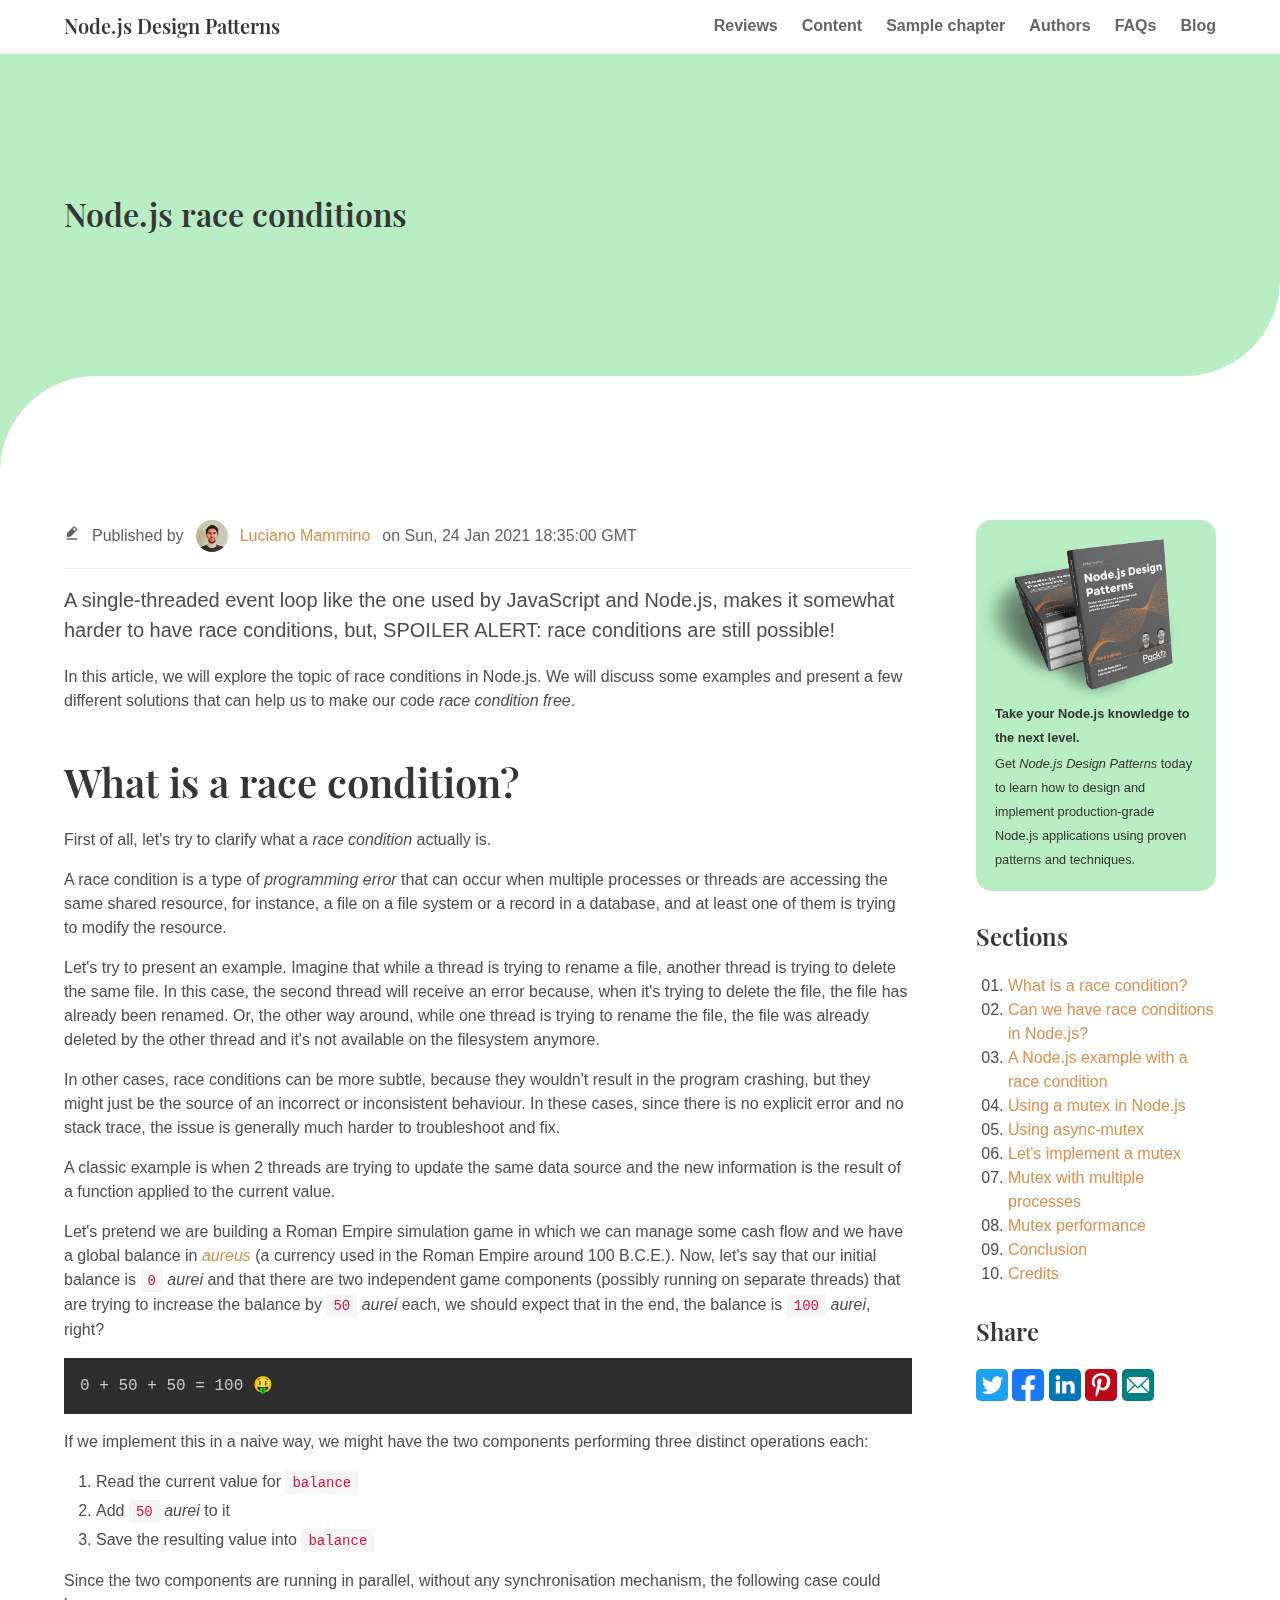
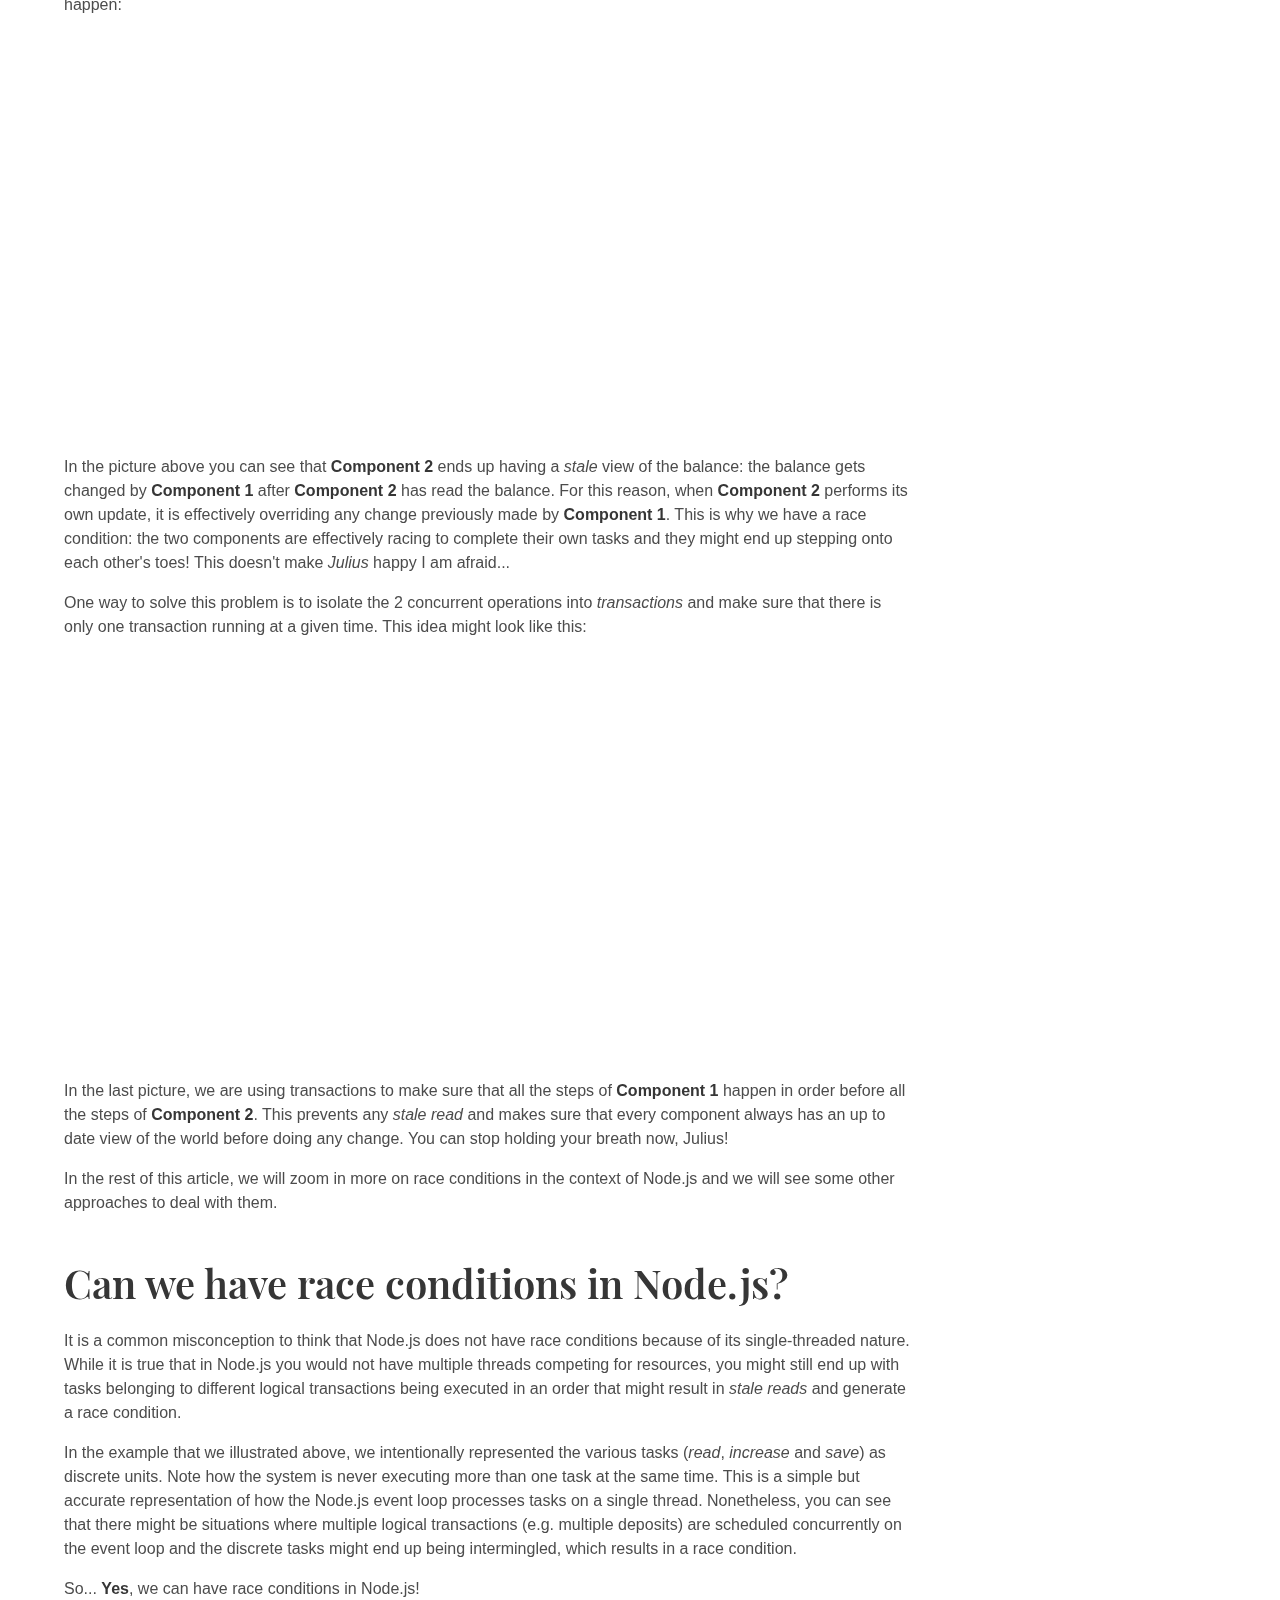
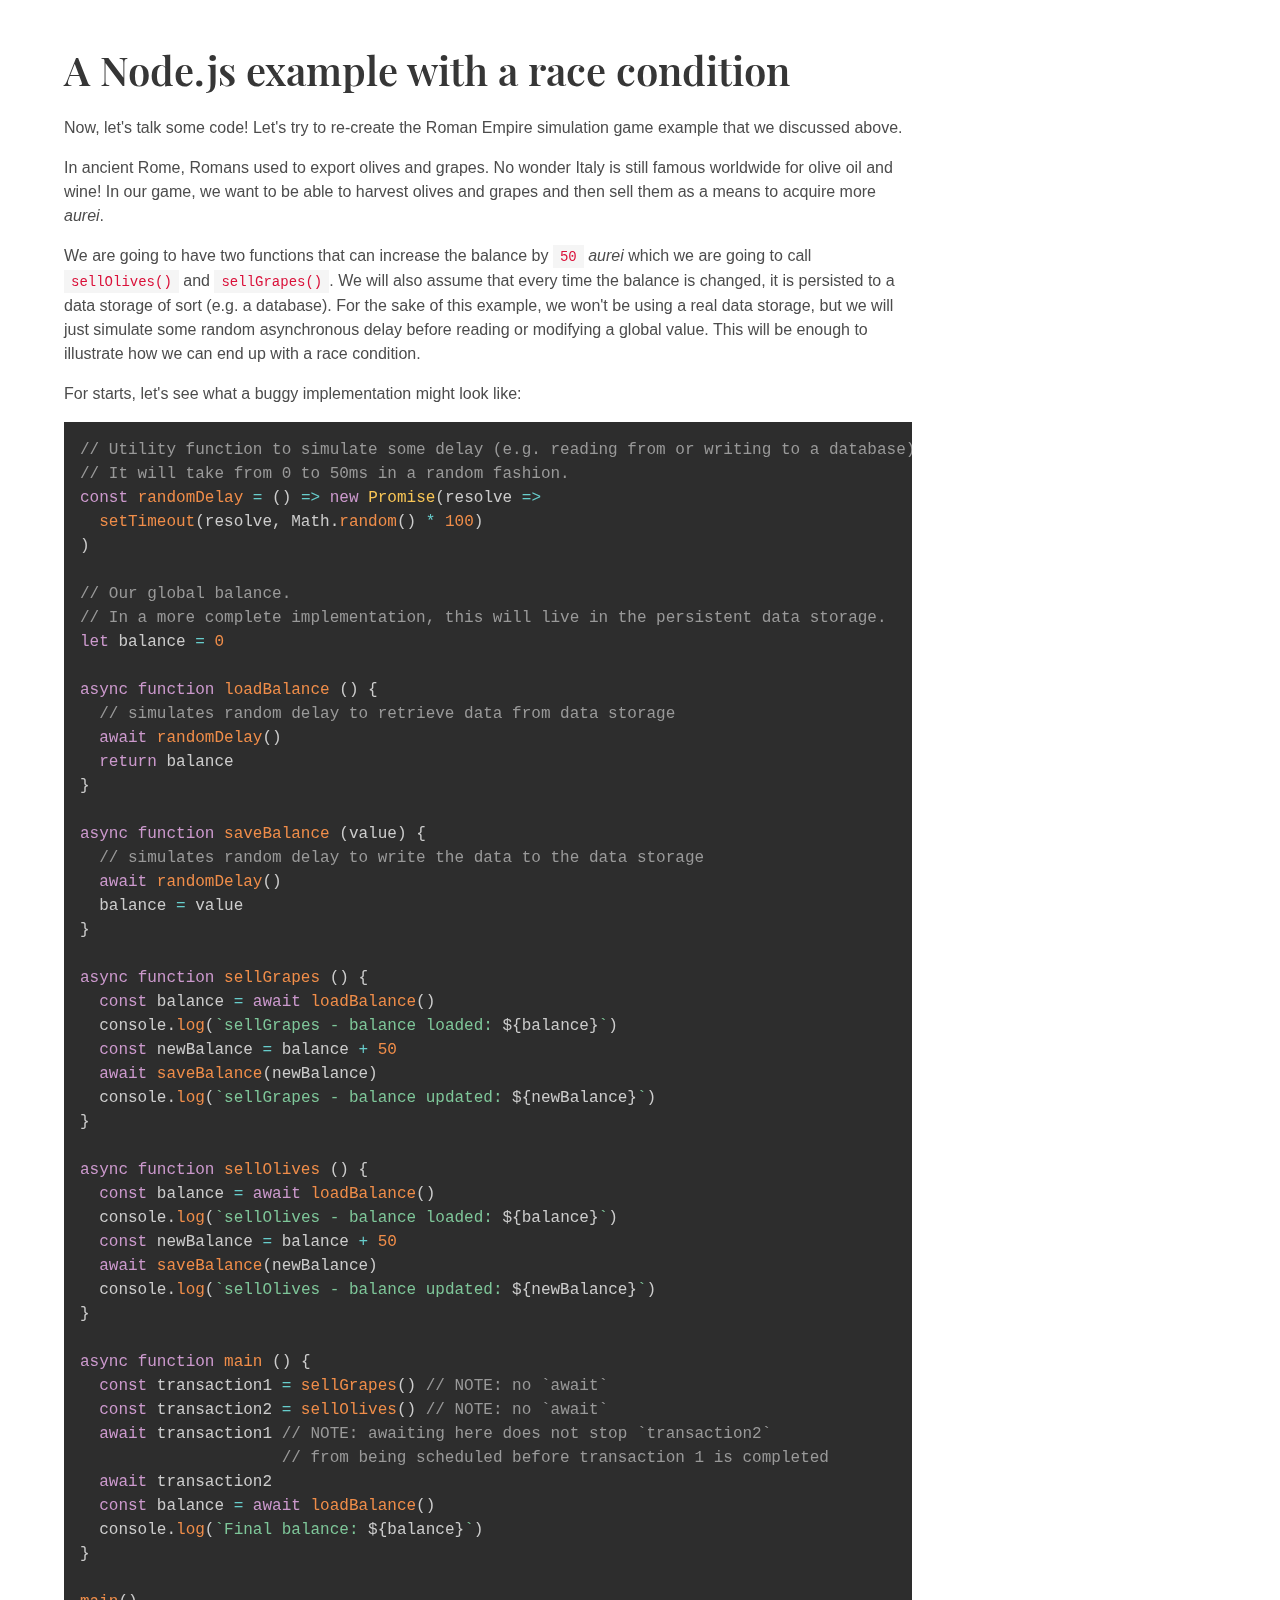
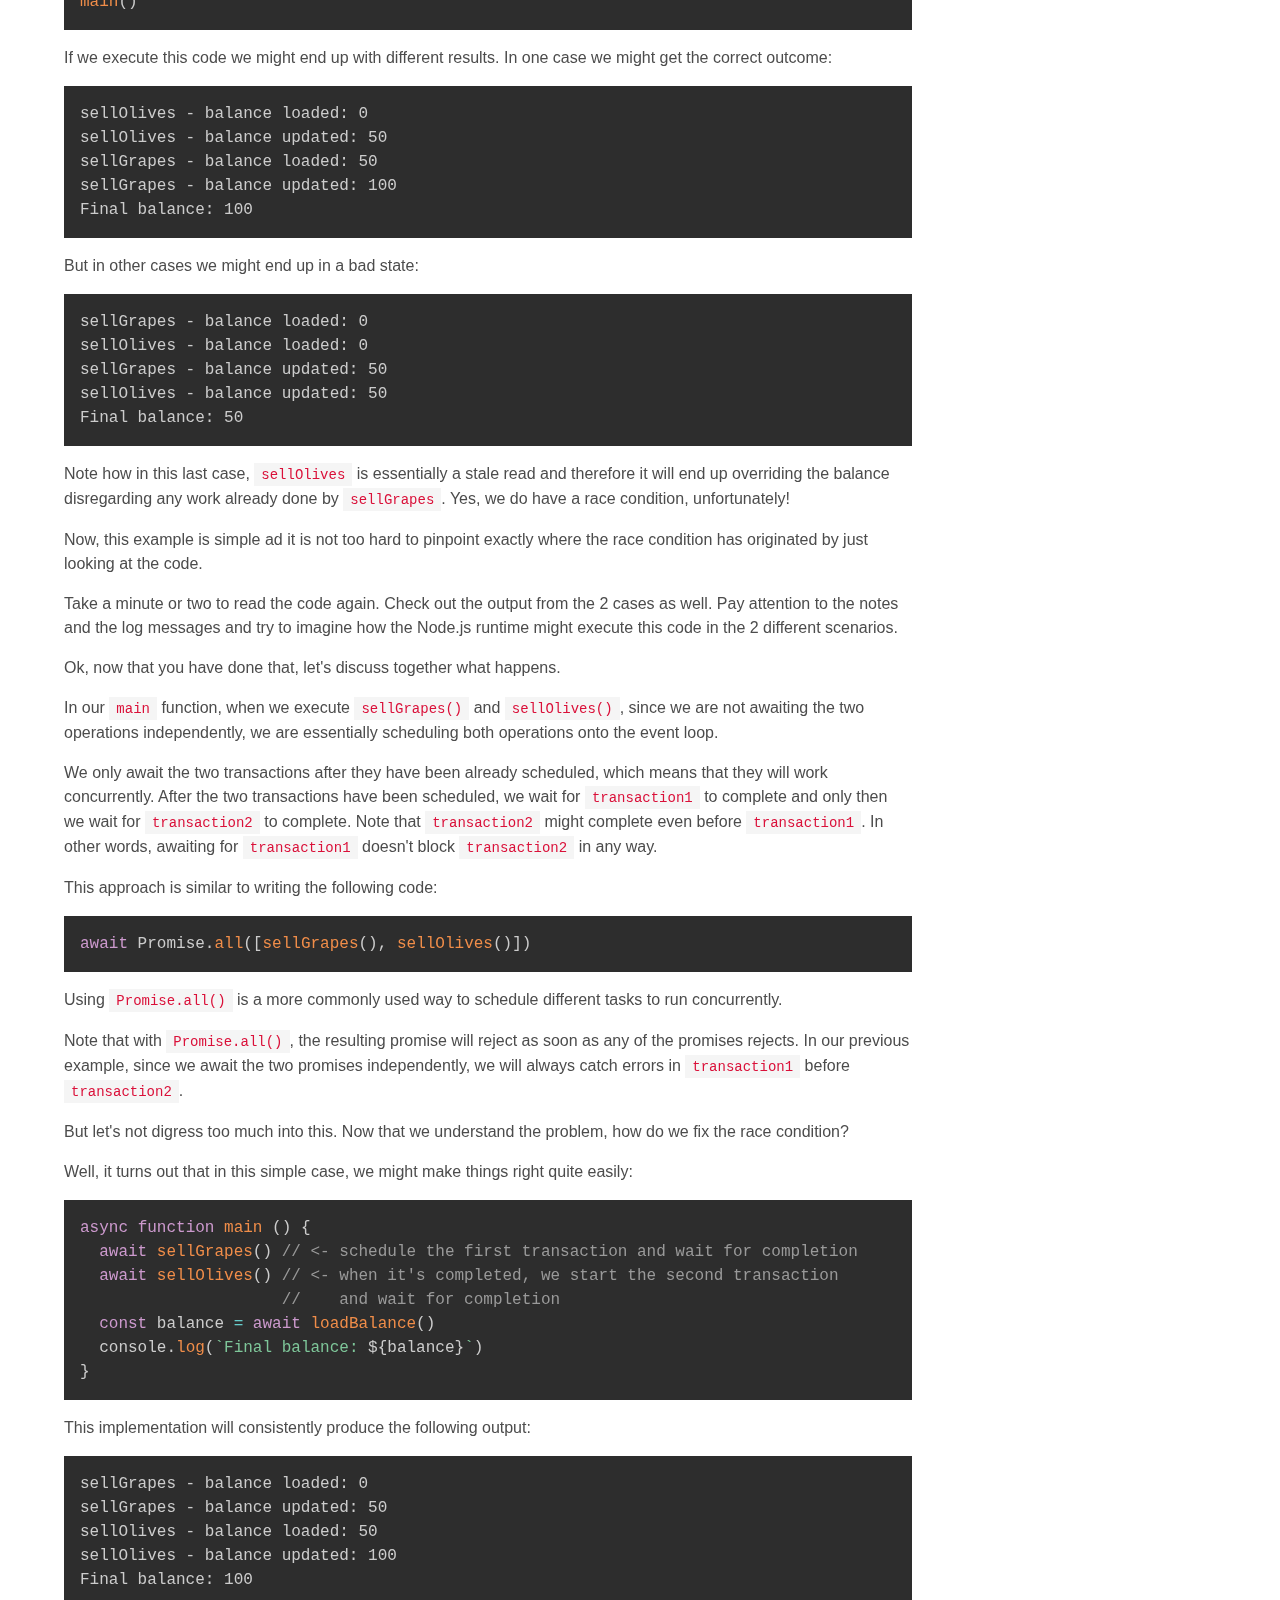
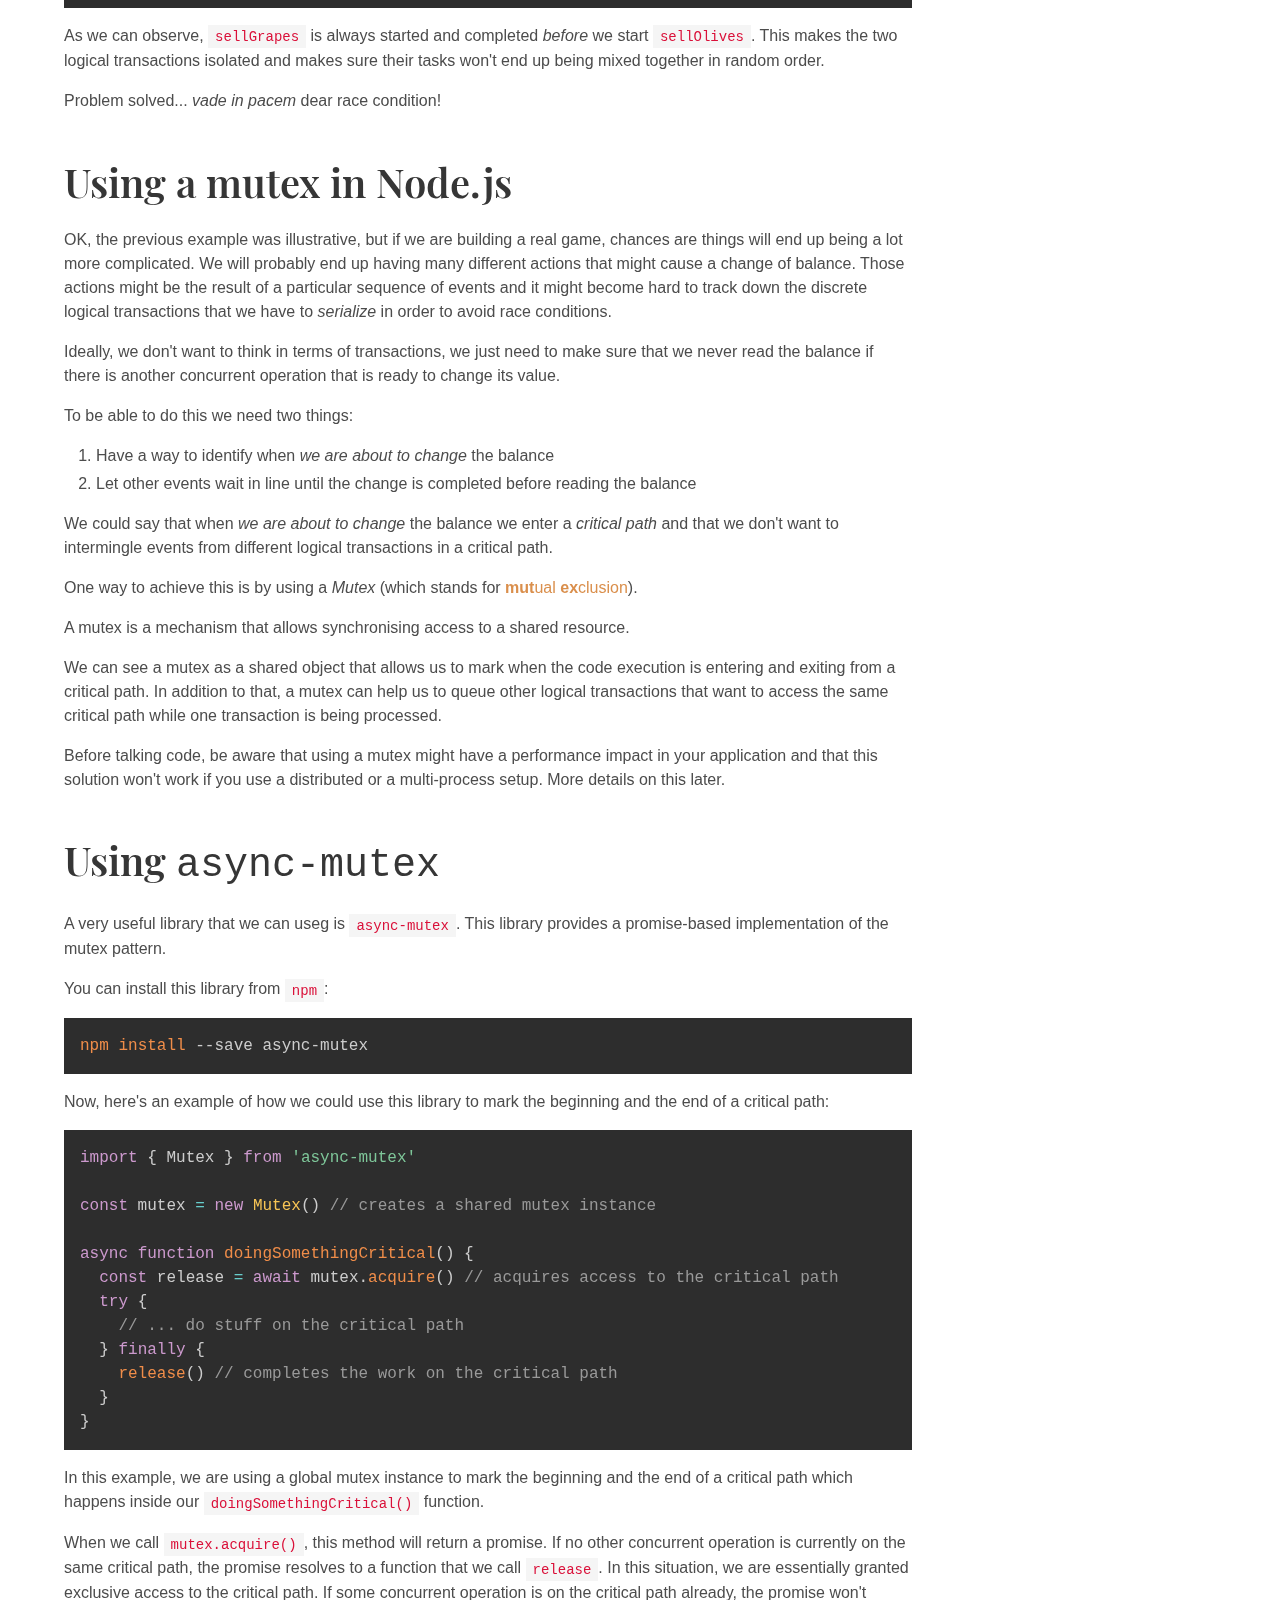
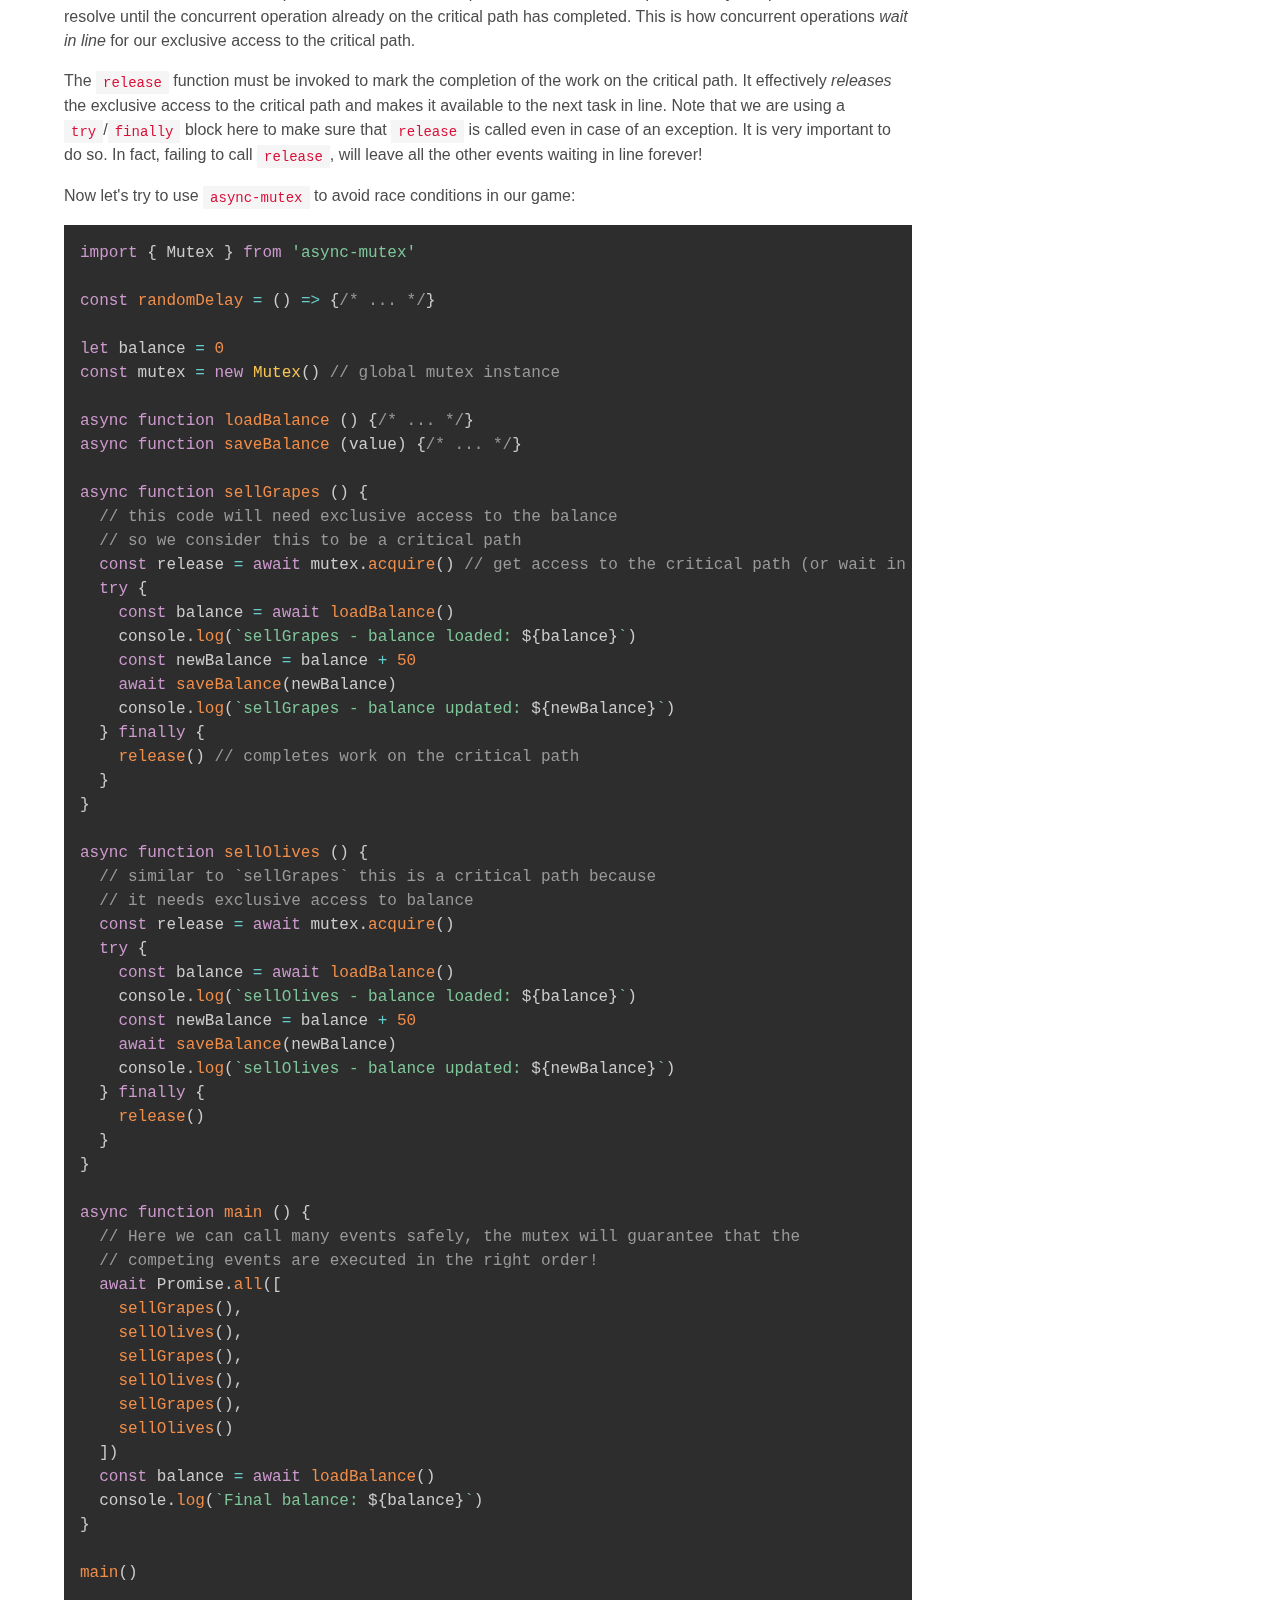
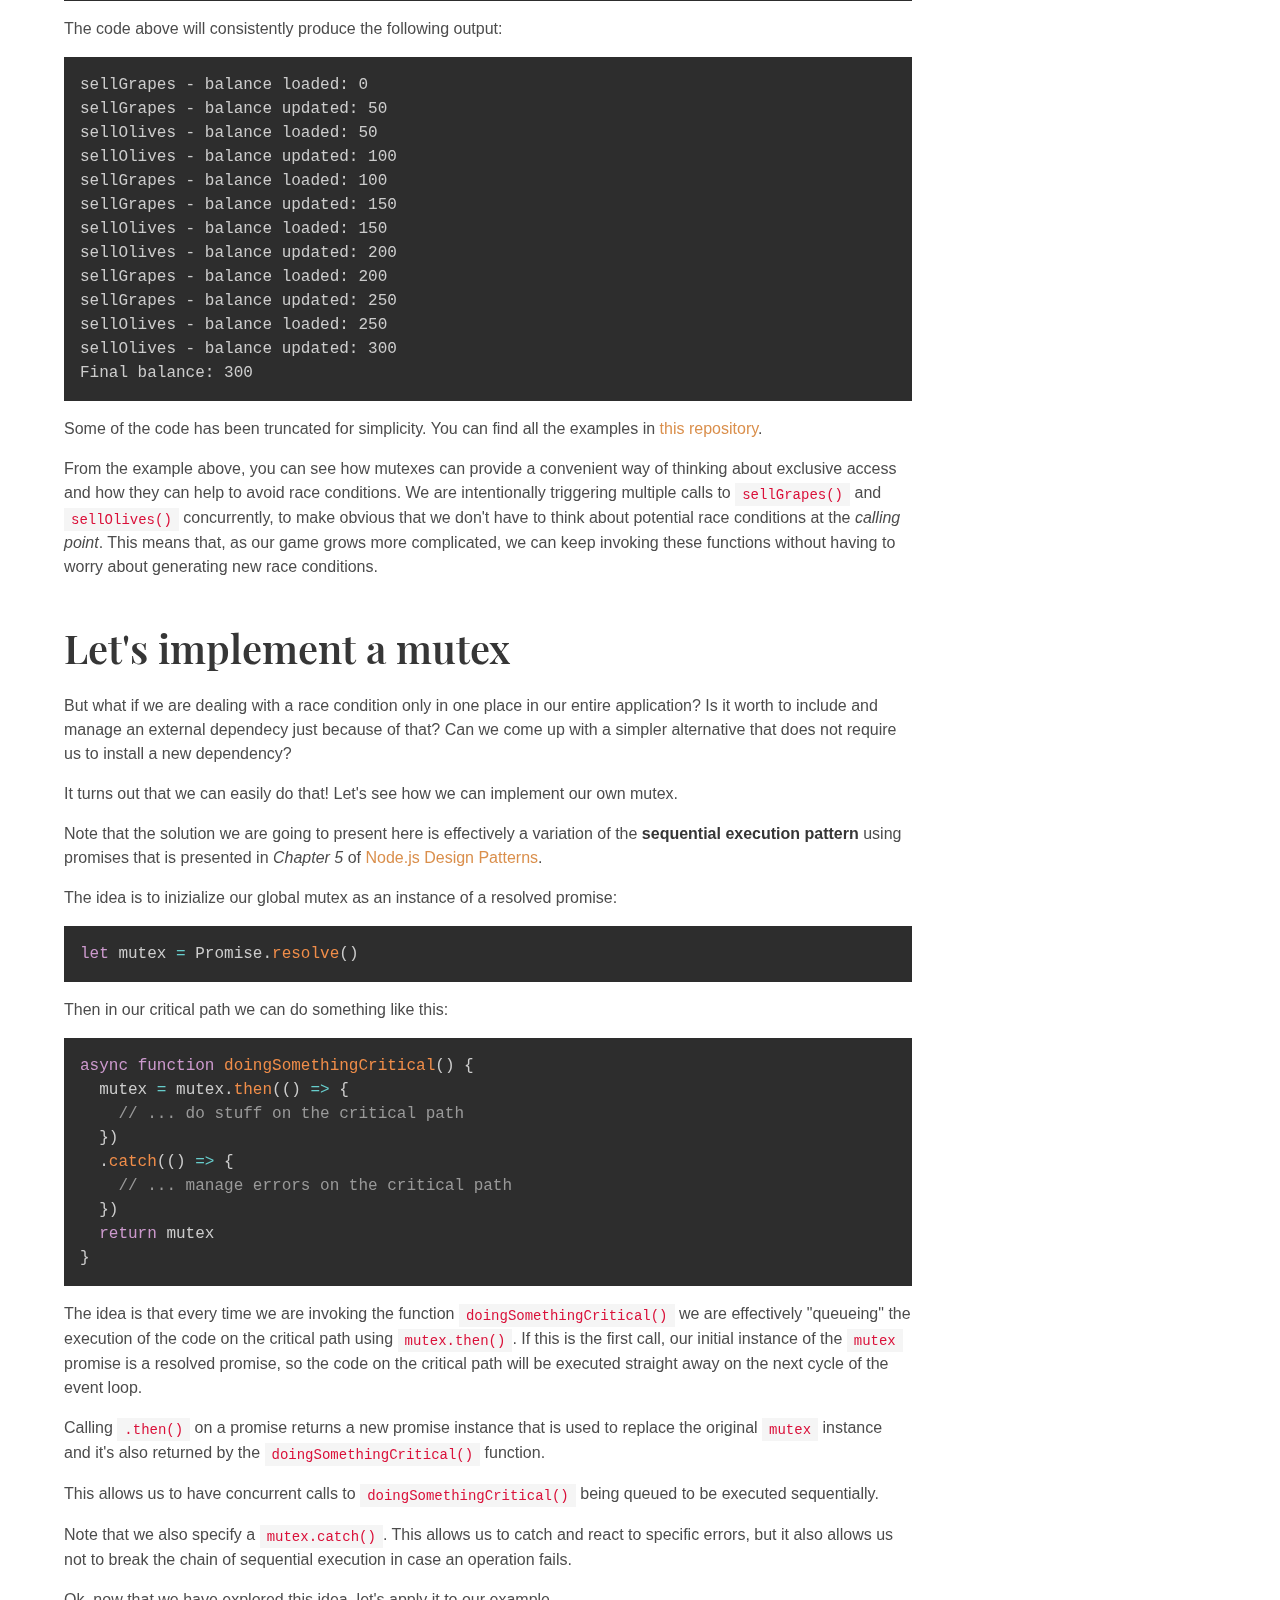
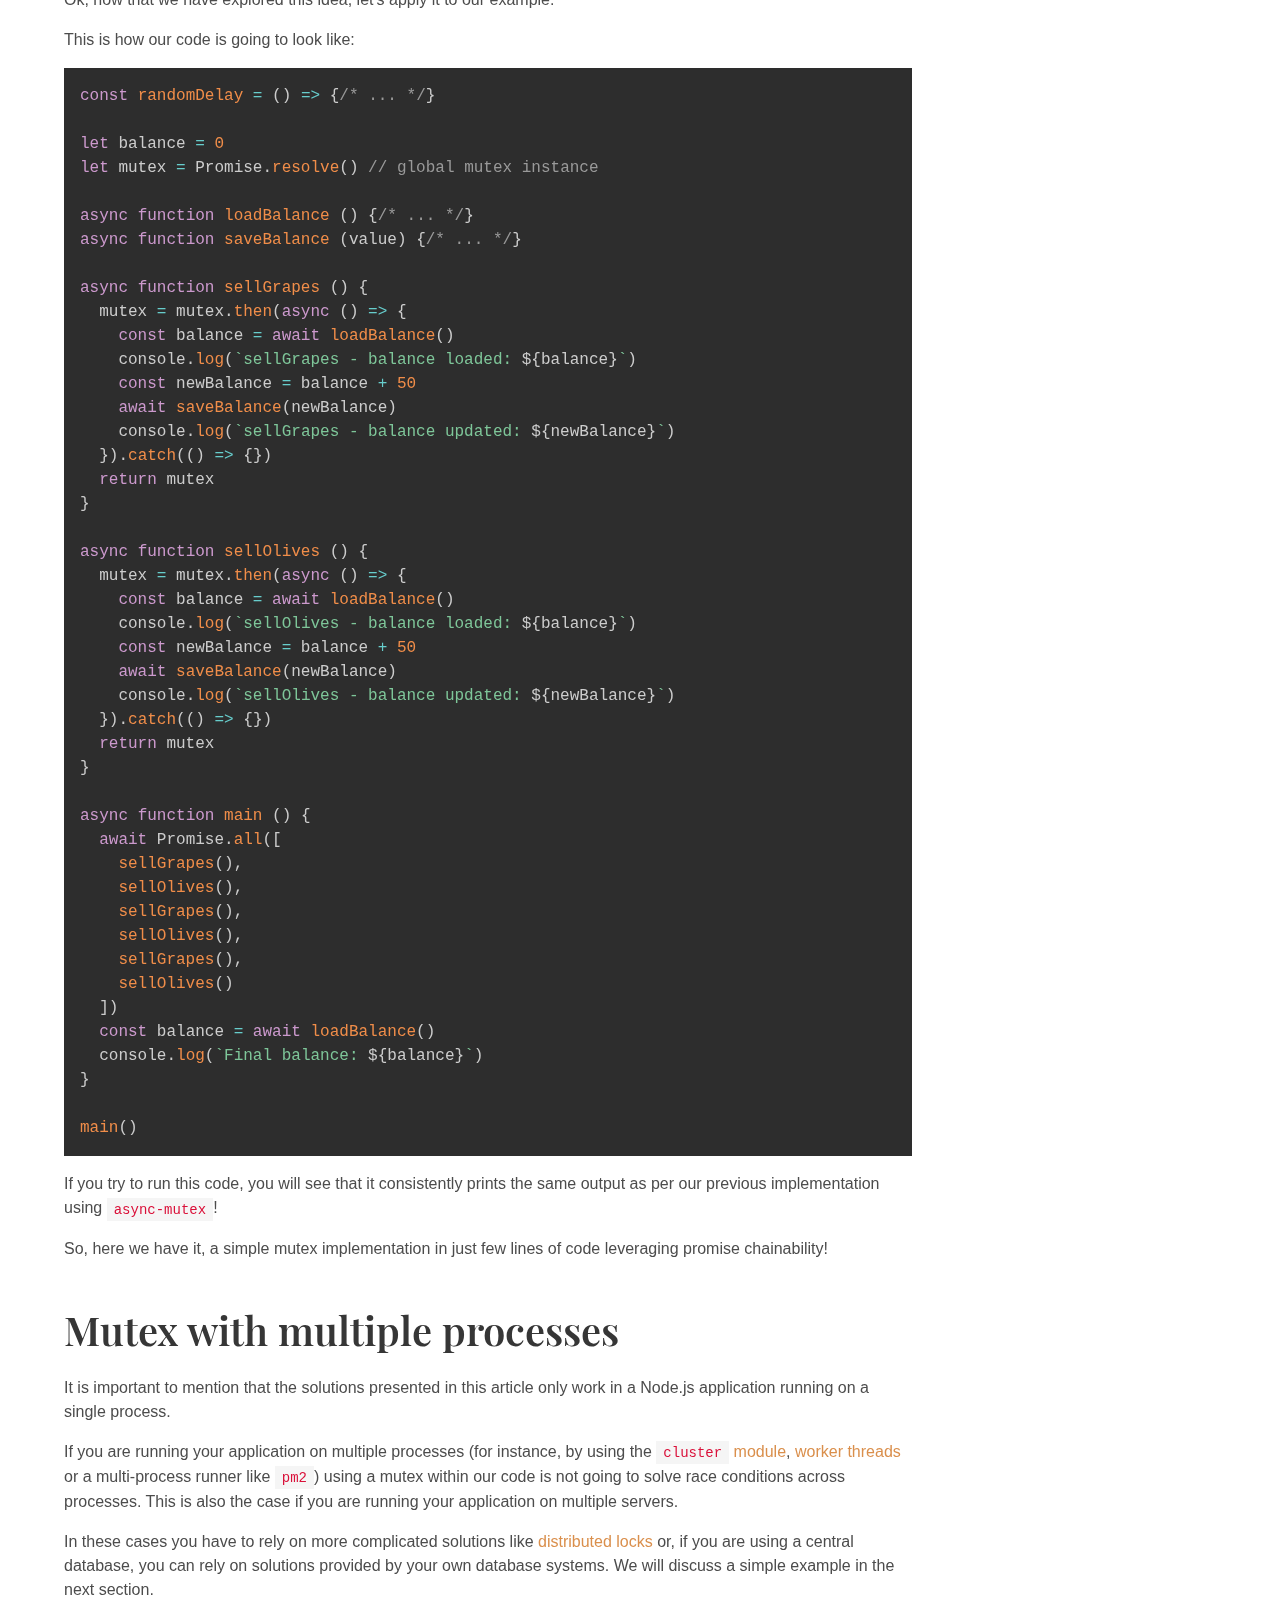
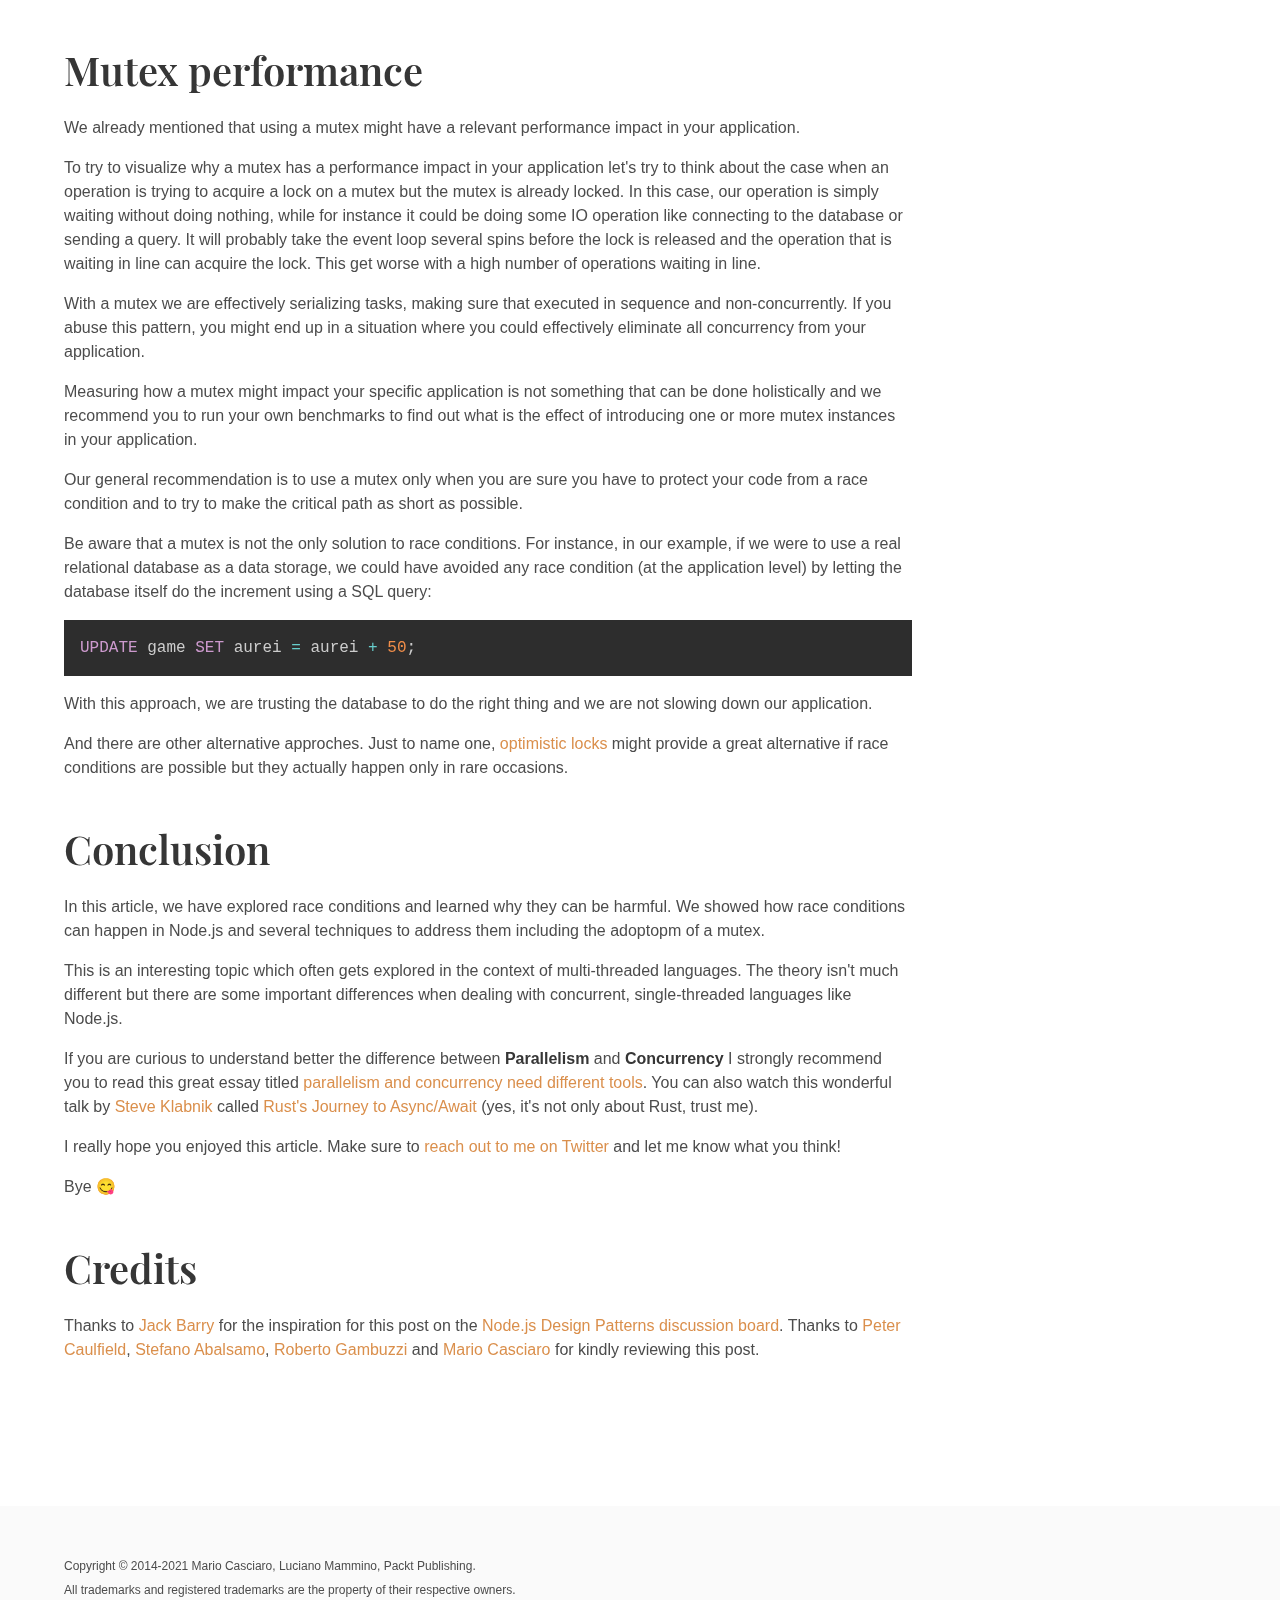
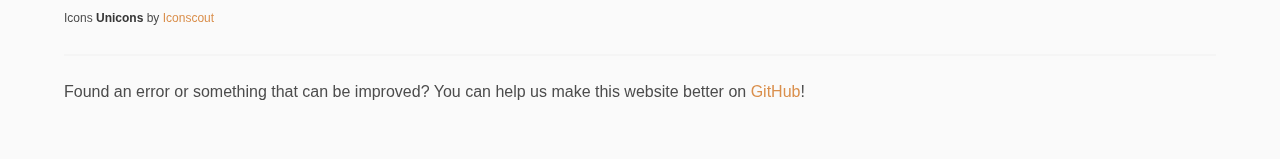
<file: blog/node-js-race-conditions/index.html>
<!doctype html><!--
888b    888               888              d8b               8888888b.                    d8b                        8888888b.          888    888                                      
8888b   888               888              Y8P               888  "Y88b                   Y8P                        888   Y88b         888    888                                      
88888b  888               888                                888    888                                              888    888         888    888                                      
888Y88b 888  .d88b.   .d88888  .d88b.     8888 .d8888b       888    888  .d88b.  .d8888b  888  .d88b.  88888b.       888   d88P 8888b.  888888 888888 .d88b.  888d888 88888b.  .d8888b  
888 Y88b888 d88""88b d88" 888 d8P  Y8b    "888 88K           888    888 d8P  Y8b 88K      888 d88P"88b 888 "88b      8888888P"     "88b 888    888   d8P  Y8b 888P"   888 "88b 88K      
888  Y88888 888  888 888  888 88888888     888 "Y8888b.      888    888 88888888 "Y8888b. 888 888  888 888  888      888       .d888888 888    888   88888888 888     888  888 "Y8888b. 
888   Y8888 Y88..88P Y88b 888 Y8b.    d8b  888      X88      888  .d88P Y8b.          X88 888 Y88b 888 888  888      888       888  888 Y88b.  Y88b. Y8b.     888     888  888      X88 
888    Y888  "Y88P"   "Y88888  "Y8888 Y8P  888  88888P'      8888888P"   "Y8888   88888P' 888  "Y88888 888  888      888       "Y888888  "Y888  "Y888 "Y8888  888     888  888  88888P' 
                                           888                                                     888                                                                                  
                                          d88P                                                Y8b d88P                                                                                  
                                        888P"                                                  "Y88P"                                                                                   


> Hey, it seems you are a curious one and that you like to hack! :) 
> Maybe you should follow us on Twitter at @mariocasciaro & @loige

> Did you know that this website is open source?
> Check out https://github.com/nodejs-design-patterns-book/nodejsdesignpatterns.com

--><html lang="" class="has-navbar-fixed-top"><head><meta charset="utf-8"><meta http-equiv="X-UA-Compatible" content="IE=edge"><meta name="viewport" content="width=device-width,initial-scale=1"><title>Node.js race conditions</title><meta property="og:title" content="Node.js race conditions"><meta name="description" content="Can there be race conditions with Node.js? Actually yes, let&#39;s see some examples and some solutions."><meta property="og:description" content="Can there be race conditions with Node.js? Actually yes, let&#39;s see some examples and some solutions."><meta property="og:url" content="https://www.nodejsdesignpatterns.com/blog/node-js-race-conditions/"><meta name="url" content="https://www.nodejsdesignpatterns.com/blog/node-js-race-conditions/"><meta name="pageKey" content="blogarticlesnode-js-race-conditionsindex"><meta property="og:image" content="https://www.nodejsdesignpatterns.com/blog/node-js-race-conditions/og_node-js-race-conditions.jpg"><meta property="og:image:width" content="1200"><meta property="og:image:height" content="669"><meta property="fb:app_id" content="765341910910483"><meta property="og:locale" content="en_US"><meta property="og:site_name" content="Node.js Design Patterns"><meta property="og:type" content="article"><meta name="twitter:card" content="summary_large_image"><meta name="robots" content="index, follow"><meta name="author" content="Luciano Mammino and Mario Casciaro, authors@nodejsdesignpatterns.com"><meta name="copyright" content="Mario Casciaro, Luciano Mammino, Packt Publishing"><meta name="generator" content="@11ty/eleventy v0.11.0"><meta http-equiv="last-modified" content="Sun, 24 Jan 2021 18:35:00 GMT"><meta name="date" content="Sun, 24 Jan 2021 18:35:00 GMT"><link rel="alternate" type="application/rss+xml" title="RSS Feed for www.nodejsdesignpatterns.com" href="/blog/rss.xml"><link rel="apple-touch-icon" sizes="180x180" href="/apple-touch-icon.png"><link rel="icon" type="image/png" sizes="32x32" href="/favicon-32x32.png"><link rel="icon" type="image/png" sizes="16x16" href="/favicon-16x16.png"><link rel="manifest" href="/site.webmanifest"><meta name="theme-color" content="#FFFFFF"><style>@keyframes spinAround{0%{transform:rotate(0deg)}to{transform:rotate(359deg)}}@font-face{font-family:"Playfair Display";font-style:normal;font-weight:600;src:url(/assets//fonts/Playfair_Display_600.eot);src:local(""),url(/assets//fonts/Playfair_Display_600.eot?#iefix) format("embedded-opentype"),url(/assets//fonts/Playfair_Display_600.woff2) format("woff2"),url(/assets//fonts/Playfair_Display_600.woff) format("woff"),url(/assets//fonts/Playfair_Display_600.ttf) format("truetype"),url(/assets//fonts/Playfair_Display_600.svg#PlayfairDisplay) format("svg")}.button,.delete,.file{-webkit-touch-callout:none;-webkit-user-select:none;-moz-user-select:none;-ms-user-select:none;user-select:none}.block:not(:last-child),.content:not(:last-child),.level:not(:last-child),.title:not(:last-child){margin-bottom:1.5rem}.delete{-moz-appearance:none;-webkit-appearance:none;background-color:rgba(50,50,50,.2);border:0;border-radius:290486px;cursor:pointer;pointer-events:auto;display:inline-block;flex-grow:0;flex-shrink:0;font-size:0;height:20px;max-height:20px;max-width:20px;min-height:20px;min-width:20px;outline:0;position:relative;vertical-align:top;width:20px}.delete::after,.delete::before{background-color:#fff;content:"";display:block;left:50%;position:absolute;top:50%;transform:translateX(-50%) translateY(-50%) rotate(45deg);transform-origin:center center}.delete::before{height:2px;width:50%}.delete::after{height:50%;width:2px}.delete:focus,.delete:hover{background-color:rgba(50,50,50,.3)}.delete:active{background-color:rgba(50,50,50,.4)}.is-medium.delete{height:24px;max-height:24px;max-width:24px;min-height:24px;min-width:24px;width:24px}.button{-moz-appearance:none;-webkit-appearance:none;align-items:center;border:3px solid transparent;border-radius:4px;box-shadow:none;display:inline-flex;font-size:1rem;height:2.5em;justify-content:flex-start;line-height:1.5;padding:calc(.5em - 3px) calc(.75em - 3px);position:relative;vertical-align:top}.button:active,.button:focus,.is-active.button{outline:0}
/*! minireset.css v0.0.6 | MIT License | github.com/jgthms/minireset.css */
@keyframes moveIndeterminate{0%{background-position:200% 0}to{background-position:-200% 0}}body,h1,h2,h3,h5,hr,html,li,ol,p,pre{margin:0;padding:0}h1,h2,h3,h5{font-size:100%;font-weight:400}button{margin:0}html{box-sizing:border-box;background-color:#fff;font-size:16px;-moz-osx-font-smoothing:grayscale;-webkit-font-smoothing:antialiased;min-width:300px;overflow-x:hidden;overflow-y:scroll;text-rendering:optimizeLegibility;text-size-adjust:100%;scroll-behavior:smooth}*,::after,::before{box-sizing:inherit}.card,img{max-width:100%}img{height:auto}article,aside,footer,section{display:block}body,button{font-family:"Open Sans",sans-serif}code,pre{-moz-osx-font-smoothing:auto;-webkit-font-smoothing:auto;font-family:monospace}body,code{font-weight:400}body{color:#999;font-size:1em;line-height:1.5}a{color:#da8f4c;cursor:pointer;text-decoration:none}a strong,pre code{color:currentColor}a:hover,strong{color:#363636}code{color:#da1039;font-size:.875em;padding:.25em .5em}code,hr,pre{background-color:#f5f5f5}hr{border:0;display:block;height:2px;margin:1.5rem 0}span{font-style:inherit;font-weight:inherit}strong{font-weight:700}pre{-webkit-overflow-scrolling:touch;color:#999;font-size:.875em;overflow-x:auto;padding:1.25rem 1.5rem;white-space:pre;word-wrap:normal}pre code{background-color:transparent;font-size:1em;padding:0}.card{background-color:#fff;border-radius:.25rem;box-shadow:0 .5em 1em -.125em rgba(50,50,50,.1),0 0 0 1px rgba(50,50,50,.02);color:#999;overflow:hidden;position:relative}.level{align-items:center;justify-content:space-between}.level code{border-radius:4px}.level img{display:inline-block;vertical-align:top}@media screen and (min-width:769px),print{.level{display:flex}}.menu{font-size:1rem}.menu.is-medium{font-size:1.25rem}.navbar{background-color:#fff;min-height:3.25rem;position:relative;z-index:30}.navbar-brand,.navbar>.container{align-items:stretch;display:flex;min-height:3.25rem}.navbar>.container{width:100%}.navbar.has-shadow{box-shadow:0 2px 0 0 #f5f5f5}.navbar.is-fixed-top{left:0;position:fixed;right:0;z-index:30;top:0}body.has-navbar-fixed-top,html.has-navbar-fixed-top{padding-top:3.25rem}.navbar-brand{flex-shrink:0}.navbar-brand a.navbar-item:focus,.navbar-brand a.navbar-item:hover{background-color:transparent}.navbar-burger{color:#999;cursor:pointer;display:block;height:3.25rem;position:relative;width:3.25rem;margin-left:auto}.navbar-burger span{background-color:currentColor;display:block;height:1px;left:calc(50% - 8px);position:absolute;transform-origin:center;transition-duration:86ms;transition-property:background-color,opacity,transform;transition-timing-function:ease-out;width:16px}.navbar-burger span:nth-child(1){top:calc(50% - 6px)}.navbar-burger span:nth-child(2){top:calc(50% - 1px)}.navbar-burger span:nth-child(3){top:calc(50% + 4px)}.navbar-burger:hover{background-color:rgba(0,0,0,.05)}.navbar-burger.is-active span:nth-child(1){transform:translateY(5px) rotate(45deg)}.navbar-burger.is-active span:nth-child(2){opacity:0}.navbar-burger.is-active span:nth-child(3){transform:translateY(-5px) rotate(-45deg)}.navbar-menu{display:none}.navbar-item{color:#999;display:block;line-height:1.5;padding:.5rem .75rem;position:relative;flex-grow:0;flex-shrink:0}.navbar-item .icon:only-child{margin-left:-.25rem;margin-right:-.25rem}a.navbar-item{cursor:pointer}a.navbar-item.is-active,a.navbar-item:focus,a.navbar-item:focus-within,a.navbar-item:hover{background-color:#fafafa;color:#da8f4c}.navbar-item img{max-height:1.75rem}@media screen and (max-width:1023px){.navbar>.container{display:block}.navbar-brand .navbar-item{align-items:center;display:flex}.navbar-menu{background-color:#fff;box-shadow:0 8px 16px rgba(50,50,50,.1);padding:.5rem 0}.navbar-menu.is-active{display:block}.navbar.is-fixed-top .navbar-menu{-webkit-overflow-scrolling:touch;max-height:calc(100vh - 3.25rem);overflow:auto}}@media screen and (min-width:1024px){.navbar,.navbar-end,.navbar-menu{align-items:stretch;display:flex}.navbar{min-height:3.25rem}.navbar-burger{display:none}.navbar-item{align-items:center;display:flex}.navbar-menu{flex-grow:1;flex-shrink:0}.navbar-end{justify-content:flex-end;margin-left:auto}.container>.navbar .navbar-brand,.navbar>.container .navbar-brand{margin-left:-.75rem}.container>.navbar .navbar-menu,.navbar>.container .navbar-menu{margin-right:-.75rem}a.navbar-item.is-active{color:#323232}a.navbar-item.is-active:not(:focus):not(:hover){background-color:transparent}}.button{background-color:#fff;border-color:#dbdbdb;border-width:3px;color:#363636;cursor:pointer;justify-content:center;padding-bottom:calc(.5em - 3px);padding-left:1em;padding-right:1em;padding-top:calc(.5em - 3px);text-align:center;white-space:nowrap}.button strong{color:inherit}.button .icon,.button .icon.is-medium{height:1.5em;width:1.5em}.button .icon:first-child:not(:last-child){margin-left:calc(-.5em - 3px);margin-right:.25em}.button .icon:last-child:not(:first-child){margin-left:.25em;margin-right:calc(-.5em - 3px)}.button .icon:first-child:last-child{margin-left:calc(-.5em - 3px);margin-right:calc(-.5em - 3px)}.button:hover{border-color:#da8f4c;color:#363636}.button:focus{border-color:#754418;color:#363636}.button:focus:not(:active){box-shadow:0 0 0 .125em rgba(218,143,76,.25)}.button.is-active,.button:active{border-color:#da8f4c;color:#363636}.button.is-medium{font-size:1.25rem}.container{flex-grow:1;margin:0 auto;position:relative;width:auto}@media screen and (min-width:1024px){.container{max-width:960px}}@media screen and (min-width:1216px){.container:not(.is-max-desktop){max-width:1152px}}.content li+li{margin-top:.25em}.content ol:not(:last-child),.content p:not(:last-child),.content pre:not(:last-child){margin-bottom:1em}.content h1,.content h2,.content h3,.content h5{color:#363636;font-weight:600;line-height:1.125}.content h1{font-size:2em;margin-bottom:.5em}.content h1:not(:first-child){margin-top:1em}.content h2{font-size:1.75em;margin-bottom:.5714em}.content h2:not(:first-child){margin-top:1.1428em}.content h3{font-size:1.5em;margin-bottom:.6666em}.content h3:not(:first-child){margin-top:1.3333em}.content h5{font-size:1.125em;margin-bottom:.8888em}.content ol{list-style-position:outside;margin-left:2em;margin-top:1em}.content ol:not([type]){list-style-type:decimal}.content pre{-webkit-overflow-scrolling:touch;overflow-x:auto;padding:1.25em 1.5em;white-space:pre;word-wrap:normal}.content.is-medium{font-size:1.25rem}.icon{align-items:center;display:inline-flex;justify-content:center;height:1.5rem;width:1.5rem}.icon.is-medium{height:2rem;width:2rem}.image{display:block;position:relative}.image img{display:block;height:auto;width:100%}.tag:not(body){align-items:center;background-color:#f5f5f5;border-radius:4px;color:#999;display:inline-flex;font-size:.75rem;height:2em;justify-content:center;line-height:1.5;padding-left:.75em;padding-right:.75em;white-space:nowrap}.tag:not(body) .delete{margin-left:.25rem;margin-right:-.375rem}.tag:not(body).is-medium{font-size:1rem}.tag:not(body) .icon:first-child:not(:last-child){margin-left:-.375em;margin-right:.1875em}.tag:not(body) .icon:last-child:not(:first-child){margin-left:.1875em;margin-right:-.375em}.tag:not(body) .icon:first-child:last-child{margin-left:-.375em;margin-right:-.375em}a.tag:hover{text-decoration:underline}.title{word-break:break-word;color:#363636;font-size:2rem;font-weight:600;line-height:1.125}.title em,.title span,.title strong{font-weight:inherit}.title .tag{vertical-align:middle}.title strong{color:inherit}.title.is-2{font-size:2.5rem}.title.is-4{font-size:1.5rem}.file.is-medium,.number,.title.is-5{font-size:1.25rem}.number{align-items:center;background-color:#f5f5f5;border-radius:290486px;display:inline-flex;height:2em;justify-content:center;margin-right:1.5rem;min-width:2.5em;padding:.25rem .5rem;text-align:center;vertical-align:top}.file{align-items:stretch;display:flex;justify-content:flex-start;position:relative}.help{display:block;font-size:.75rem;margin-top:.25rem}.column{display:block;flex-basis:0;flex-grow:1;flex-shrink:1;padding:.75rem}@media screen and (min-width:769px),print{.column.is-three-quarters{flex:none;width:75%}.column.is-one-quarter{flex:none;width:25%}.column.is-2{flex:none;width:16.6666666667%}.column.is-4{flex:none;width:33.3333333333%}.column.is-5{flex:none;width:41.6666666667%}.column.is-8{flex:none;width:66.6666666667%}}.columns{margin-left:-.75rem;margin-right:-.75rem;margin-top:-.75rem}.columns:last-child{margin-bottom:-.75rem}.columns:not(:last-child){margin-bottom:calc(1.5rem - .75rem)}@media screen and (min-width:769px),print{.columns:not(.is-desktop){display:flex}}.columns.is-variable{--columnGap: 0.75rem;margin-left:calc(-1*var(--columnGap));margin-right:calc(-1*var(--columnGap))}.columns.is-variable .column{padding-left:var(--columnGap);padding-right:var(--columnGap)}.columns.is-variable.is-2{--columnGap: 0.5rem}.columns.is-variable.is-4{--columnGap: 1rem}.columns.is-variable.is-5{--columnGap: 1.25rem}.columns.is-variable.is-8{--columnGap: 2rem}.mt-1{margin-top:.25rem!important}.mt-2{margin-top:.5rem!important}.is-size-7{font-size:.75rem!important}@media screen and (max-width:768px){.is-hidden-mobile{display:none!important}}.hero{align-items:stretch;display:flex;flex-direction:column;justify-content:space-between}#faq button,.hero .navbar{background:0 0}@media screen and (min-width:769px),print{.hero.is-medium .hero-body{padding:9rem 1.5rem}}.hero-body{flex-grow:1;flex-shrink:0}.hero-body,.section{padding:3rem 1.5rem}@media screen and (min-width:1024px){.section.is-medium{padding:9rem 1.5rem}}.footer{background-color:#fafafa;padding:3rem 1.5rem 6rem}code .number{align-items:normal;background-color:transparent;border-radius:0;display:inline;height:auto;justify-content:normal;margin-right:auto;min-width:auto;padding:0;text-align:left;vertical-align:baseline;font-size:inherit}@media (prefers-reduced-motion:reduce){html{scroll-behavior:auto}}.title{font-family:"Playfair Display",serif}.container{color:#4c4c4c}div,h1,h2,h3,p{line-height:1.5rem}nav a.navbar-item{color:#656565;font-weight:700}.bg-green{background-color:#b9eec5}.bg-white{background-color:#fff}nav.navbar{z-index:99999!important}#hero h1{line-height:4.5rem;font-size:3.5rem}#hero h2{line-height:3rem;font-size:1.8rem}#authors h3.title,#reviews h2{margin:0 0 3rem;padding:0;line-height:3rem}#reviews .column{padding:1.5rem 1rem}#book-content h2,#book-content h3{margin:0;padding:0;line-height:3rem}#book-content h3{padding:3rem 0 0}#book-content .columns{margin:0}#authors .column,#book-content .columns .column{padding-top:0;padding-bottom:0}#authors h2,#sample-chapter h2,#sample-chapter h3{line-height:3rem;margin:0}#sample-chapter p{margin-top:1.5rem}#authors section{padding-bottom:24rem}#authors h2{padding:0}#authors h3.title{margin:3rem 0 1.5rem;text-align:center}#authors p{line-height:1.5rem}#faq button{border:0;text-align:left;width:100%;cursor:pointer;position:relative}#faq button:active{border:0}#faq button:focus{border:0;outline:0}#faq button h3{font-size:1rem;line-height:1.5rem;margin:1.5rem 0 0;text-align:left;font-weight:700;padding-left:3em}#faq button[aria-expanded=false] h3::before,#faq button[aria-expanded=true] h3::before{content:"+ ";font-weight:700;color:#3ed05f;display:inline-block;position:absolute;left:0}#faq button[aria-expanded=true] h3::before{content:"- "}.bd-lt{border-radius:6rem 0 0 0}.bd-rd{border-radius:0 0 6rem 0}.article article h2,.article article h3{margin-top:1.25em}.article article h2 code,.article article h3 code{font-size:inherit;padding:inherit;background:0 0;color:inherit}.article article p{margin-top:.75em}.article article p:first-child{margin-top:0;font-size:1.25em;line-height:1.5em}.article article .author-info{padding:0 0 1em;margin:0 0 1em;border-bottom:1px solid #eee}.article article .author-info p{color:#616161;display:flex;align-items:center;font-size:1em}.article article .author-info a{display:flex;align-items:center;margin:0 .75em 0 0}.article article .author-info img{width:2em;border-radius:50%;margin:0 .75em}.article article .author-info svg{margin:0 .75em 0 0}.article aside .wrapper-sticky{position:-webkit-sticky;position:sticky;top:80px}.article aside .aside-ad-block .book{transform:translateX(-1em)}.article aside .aside-ad-block a{background:#b9eec5;padding:1em;border-radius:1em;margin:0 0 2em;color:#323232;display:block;border:3px solid transparent}.article aside .aside-ad-block a:hover{border:3px solid #2bb049}.article aside .aside-ad-block h5{font-weight:700;font-size:.8em;padding:0 0 .2em}.article aside .aside-ad-block p{font-size:.8em}.article aside h3{margin-bottom:1em}.article aside .toc{margin:0 0 2em}.article aside .toc ol{padding:0 0 0 2em;list-style:decimal-leading-zero}.blog .resources{display:flex;justify-content:space-around;flex-wrap:wrap;margin:3em 0}.blog .resources .resource{width:33%;min-width:300px;margin:0 0 2em}.blog .resources .resource a{display:block;border-radius:6px;padding:1em 0}.blog .resources .resource a:hover{color:#323232;background-color:#ebc4a1}.blog .resources .resource p{padding:1em;text-align:center;color:#323232}</style><script async src="https://www.googletagmanager.com/gtag/js?id=UA-42283801-2"></script><script>window.dataLayer = window.dataLayer || [];
        function gtag() {
          dataLayer.push(arguments);
        }
        gtag('js', new Date());
        gtag('config', 'UA-42283801-2');</script><style type="text/css">code[class*="language-"],
        pre[class*="language-"] {
          color: #ccc;
          background: none;
          font-family: Consolas, Monaco, 'Andale Mono', 'Ubuntu Mono', monospace;
          font-size: 1em;
          text-align: left;
          white-space: pre;
          word-spacing: normal;
          word-break: normal;
          word-wrap: normal;
          line-height: 1.5;

          -moz-tab-size: 4;
          -o-tab-size: 4;
          tab-size: 4;

          -webkit-hyphens: none;
          -moz-hyphens: none;
          -ms-hyphens: none;
          hyphens: none;

        }

        /* Code blocks */
        pre[class*="language-"] {
          padding: 1em;
          margin: 0.5em 0;
          overflow: auto;
        }

        :not(pre) > code[class*="language-"],
        pre[class*="language-"] {
          background: #2d2d2d;
        }

        /* Inline code */
        :not(pre) > code[class*="language-"] {
          padding: 0.1em;
          border-radius: 0.3em;
          white-space: normal;
        }

        .token.block-comment,
        .token.cdata,
        .token.comment,
        .token.doctype,
        .token.prolog {
          color: #999;
        }

        .token.punctuation {
          color: #ccc;
        }

        .token.attr-name,
        .token.deleted,
        .token.namespace,
        .token.tag {
          color: #e2777a;
        }

        .token.function-name {
          color: #6196cc;
        }

        .token.boolean,
        .token.function,
        .token.number {
          color: #f08d49;
        }

        .token.class-name,
        .token.constant,
        .token.property,
        .token.symbol {
          color: #f8c555;
        }

        .token.atrule,
        .token.builtin,
        .token.important,
        .token.keyword,
        .token.selector {
          color: #cc99cd;
        }

        .token.attr-value,
        .token.char,
        .token.regex,
        .token.string,
        .token.variable {
          color: #7ec699;
        }

        .token.entity,
        .token.operator,
        .token.url {
          color: #67cdcc;
        }

        .token.bold,
        .token.important {
          font-weight: bold;
        }
        .token.italic {
          font-style: italic;
        }

        .token.entity {
          cursor: help;
        }

        .token.inserted {
          color: green;
        }</style></head><body><nav class="navbar is-fixed-top has-shadow" role="navigation" aria-label="main navigation"><div class="container"><div class="navbar-brand"><div class="navbar-item"><a href="/"><h1 class="title is-5">Node.js Design Patterns</h1></a></div><a role="button" class="navbar-burger burger" aria-label="menu" aria-expanded="false" data-target="navbar"><span aria-hidden="true"></span> <span aria-hidden="true"></span> <span aria-hidden="true"></span></a></div><div id="navbar" class="navbar-menu"><div class="navbar-end"><a href="/#reviews" class="navbar-item" onclick="gtag('event', 'click', { 'event_category': 'navigation', 'event_label': 'click_nav_reviews', 'value': 1 });">Reviews</a> <a href="/#book-content" class="navbar-item" onclick="gtag('event', 'click', { 'event_category': 'navigation', 'event_label': 'click_nav_book_content', 'value': 1 });">Content</a> <a href="/#sample-chapter" class="navbar-item" onclick="gtag('event', 'click', { 'event_category': 'navigation', 'event_label': 'click_nav_sample_chapter', 'value': 1 });">Sample chapter</a> <a href="/#authors" class="navbar-item" onclick="gtag('event', 'click', { 'event_category': 'navigation', 'event_label': 'click_nav_authors', 'value': 1 });">Authors</a> <a href="/#faq" class="navbar-item" onclick="gtag('event', 'click', { 'event_category': 'navigation', 'event_label': 'click_nav_faq', 'value': 1 });">FAQs</a> <a href="/blog" class="navbar-item">Blog</a></div></div></div></nav><section class="hero is-medium bg-green bd-rd"><div class="hero-body"><div class="container"><h1 class="title">Node.js race conditions</h1></div></div></section><div class="bg-green article"><section class="section bd-lt bg-white is-medium"><div class="container"><div class="columns is-variable is-8"><article class="column is-three-quarters"><div class="author-info"><p><span class="written-by-icon is-hidden-mobile"><svg xmlns="http://www.w3.org/2000/svg" aria-label="Written by" role="img" viewBox="0 0 24 24" width="1em" height="1em"><path fill="currentColor" d="M19 20H5a1 1 0 0 0 0 2h14a1 1 0 0 0 0-2z"/><path fill="currentColor" d="M5 18h.09l4.17-.38a2 2 0 0 0 1.21-.57l9-9a1.92 1.92 0 0 0-.07-2.71L16.66 2.6A2 2 0 0 0 14 2.53l-9 9a2 2 0 0 0-.57 1.21L4 16.91a1 1 0 0 0 .29.8A1 1 0 0 0 5 18zM15.27 4L18 6.73l-2 1.95L13.32 6z"/></svg> </span><span class="is-hidden-mobile">Published by </span><a href="https://loige.co"><img alt="Luciano Mammino's profile picture" src="/static/luciano-mammino-avatar-small.jpg"> Luciano Mammino </a><span class="is-hidden-mobile">on</span> &nbsp;Sun, 24 Jan 2021 18:35:00 GMT</p></div><main class="content"><p>A single-threaded event loop like the one used by JavaScript and Node.js, makes it somewhat harder to have race conditions, but, SPOILER ALERT: race conditions are still possible!</p><p>In this article, we will explore the topic of race conditions in Node.js. We will discuss some examples and present a few different solutions that can help us to make our code <em>race condition free</em>.</p><h2 id="what-is-a-race-condition%3F" class="title is-2">What is a race condition?</h2><p>First of all, let's try to clarify what a <em>race condition</em> actually is.</p><p>A race condition is a type of <em>programming error</em> that can occur when multiple processes or threads are accessing the same shared resource, for instance, a file on a file system or a record in a database, and at least one of them is trying to modify the resource.</p><p>Let's try to present an example. Imagine that while a thread is trying to rename a file, another thread is trying to delete the same file. In this case, the second thread will receive an error because, when it's trying to delete the file, the file has already been renamed. Or, the other way around, while one thread is trying to rename the file, the file was already deleted by the other thread and it's not available on the filesystem anymore.</p><p>In other cases, race conditions can be more subtle, because they wouldn't result in the program crashing, but they might just be the source of an incorrect or inconsistent behaviour. In these cases, since there is no explicit error and no stack trace, the issue is generally much harder to troubleshoot and fix.</p><p>A classic example is when 2 threads are trying to update the same data source and the new information is the result of a function applied to the current value.</p><p>Let's pretend we are building a Roman Empire simulation game in which we can manage some cash flow and we have a global balance in <a href="https://en.wiktionary.org/wiki/aureus"><em>aureus</em></a> (a currency used in the Roman Empire around 100 B.C.E.). Now, let's say that our initial balance is <code>0</code> <em>aurei</em> and that there are two independent game components (possibly running on separate threads) that are trying to increase the balance by <code>50</code> <em>aurei</em> each, we should expect that in the end, the balance is <code>100</code> <em>aurei</em>, right?</p><pre class="language-text"><code class="language-text">0 + 50 + 50 = 100 🤑</code></pre><p>If we implement this in a naive way, we might have the two components performing three distinct operations each:</p><ol><li>Read the current value for <code>balance</code></li><li>Add <code>50</code> <em>aurei</em> to it</li><li>Save the resulting value into <code>balance</code></li></ol><p>Since the two components are running in parallel, without any synchronisation mechanism, the following case could happen:</p><span style="position: relative; display: block; margin-left: auto; margin-right: auto; max-width: 848px;"><picture><source type="image/png" srcset="/img/aurei-race-condition-node-js-8e3027ab-64.png 64w, /img/aurei-race-condition-node-js-8e3027ab-128.png 128w, /img/aurei-race-condition-node-js-8e3027ab-256.png 256w, /img/aurei-race-condition-node-js-8e3027ab-512.png 512w, /img/aurei-race-condition-node-js-8e3027ab-2002.png 2002w" sizes="(max-width: 848px) 100vw, 848px"><source type="image/webp" srcset="/img/aurei-race-condition-node-js-8e3027ab-64.webp 64w, /img/aurei-race-condition-node-js-8e3027ab-128.webp 128w, /img/aurei-race-condition-node-js-8e3027ab-256.webp 256w, /img/aurei-race-condition-node-js-8e3027ab-512.webp 512w, /img/aurei-race-condition-node-js-8e3027ab-2002.webp 2002w" sizes="(max-width: 848px) 100vw, 848px"><img loading="lazy" decoding="async" style="max-width: 100%; width: 100%; margin: 0px; vertical-align: middle;" alt="A race condition example showing 2 processes trying to update a balance" src="/img/aurei-race-condition-node-js-8e3027ab-64.png" width="64" height="30"></picture></span><p>In the picture above you can see that <strong>Component 2</strong> ends up having a <em>stale</em> view of the balance: the balance gets changed by <strong>Component 1</strong> after <strong>Component 2</strong> has read the balance. For this reason, when <strong>Component 2</strong> performs its own update, it is effectively overriding any change previously made by <strong>Component 1</strong>. This is why we have a race condition: the two components are effectively racing to complete their own tasks and they might end up stepping onto each other's toes! This doesn't make <em>Julius</em> happy I am afraid...</p><p>One way to solve this problem is to isolate the 2 concurrent operations into <em>transactions</em> and make sure that there is only one transaction running at a given time. This idea might look like this:</p><span style="position: relative; display: block; margin-left: auto; margin-right: auto; max-width: 848px;"><picture><source type="image/png" srcset="/img/aurei-fixed-race-condition-node-js-a2696610-64.png 64w, /img/aurei-fixed-race-condition-node-js-a2696610-128.png 128w, /img/aurei-fixed-race-condition-node-js-a2696610-256.png 256w, /img/aurei-fixed-race-condition-node-js-a2696610-512.png 512w, /img/aurei-fixed-race-condition-node-js-a2696610-2022.png 2022w" sizes="(max-width: 848px) 100vw, 848px"><source type="image/webp" srcset="/img/aurei-fixed-race-condition-node-js-a2696610-64.webp 64w, /img/aurei-fixed-race-condition-node-js-a2696610-128.webp 128w, /img/aurei-fixed-race-condition-node-js-a2696610-256.webp 256w, /img/aurei-fixed-race-condition-node-js-a2696610-512.webp 512w, /img/aurei-fixed-race-condition-node-js-a2696610-2022.webp 2022w" sizes="(max-width: 848px) 100vw, 848px"><img loading="lazy" decoding="async" style="max-width: 100%; width: 100%; margin: 0px; vertical-align: middle;" alt="Fixing a race condition using a transaction" src="/img/aurei-fixed-race-condition-node-js-a2696610-64.png" width="64" height="31"></picture></span><p>In the last picture, we are using transactions to make sure that all the steps of <strong>Component 1</strong> happen in order before all the steps of <strong>Component 2</strong>. This prevents any <em>stale read</em> and makes sure that every component always has an up to date view of the world before doing any change. You can stop holding your breath now, Julius!</p><p>In the rest of this article, we will zoom in more on race conditions in the context of Node.js and we will see some other approaches to deal with them.</p><h2 id="can-we-have-race-conditions-in-node.js%3F" class="title is-2">Can we have race conditions in Node.js?</h2><p>It is a common misconception to think that Node.js does not have race conditions because of its single-threaded nature. While it is true that in Node.js you would not have multiple threads competing for resources, you might still end up with tasks belonging to different logical transactions being executed in an order that might result in <em>stale reads</em> and generate a race condition.</p><p>In the example that we illustrated above, we intentionally represented the various tasks (<em>read</em>, <em>increase</em> and <em>save</em>) as discrete units. Note how the system is never executing more than one task at the same time. This is a simple but accurate representation of how the Node.js event loop processes tasks on a single thread. Nonetheless, you can see that there might be situations where multiple logical transactions (e.g. multiple deposits) are scheduled concurrently on the event loop and the discrete tasks might end up being intermingled, which results in a race condition.</p><p>So... <strong>Yes</strong>, we can have race conditions in Node.js!</p><h2 id="a-node.js-example-with-a-race-condition" class="title is-2">A Node.js example with a race condition</h2><p>Now, let's talk some code! Let's try to re-create the Roman Empire simulation game example that we discussed above.</p><p>In ancient Rome, Romans used to export olives and grapes. No wonder Italy is still famous worldwide for olive oil and wine! In our game, we want to be able to harvest olives and grapes and then sell them as a means to acquire more <em>aurei</em>.</p><p>We are going to have two functions that can increase the balance by <code>50</code> <em>aurei</em> which we are going to call <code>sellOlives()</code> and <code>sellGrapes()</code>. We will also assume that every time the balance is changed, it is persisted to a data storage of sort (e.g. a database). For the sake of this example, we won't be using a real data storage, but we will just simulate some random asynchronous delay before reading or modifying a global value. This will be enough to illustrate how we can end up with a race condition.</p><p>For starts, let's see what a buggy implementation might look like:</p><pre class="language-javascript"><code class="language-javascript"><span class="token comment">// Utility function to simulate some delay (e.g. reading from or writing to a database).</span><br><span class="token comment">// It will take from 0 to 50ms in a random fashion.</span><br><span class="token keyword">const</span> <span class="token function-variable function">randomDelay</span> <span class="token operator">=</span> <span class="token punctuation">(</span><span class="token punctuation">)</span> <span class="token operator">=></span> <span class="token keyword">new</span> <span class="token class-name">Promise</span><span class="token punctuation">(</span><span class="token parameter">resolve</span> <span class="token operator">=></span><br>  <span class="token function">setTimeout</span><span class="token punctuation">(</span>resolve<span class="token punctuation">,</span> Math<span class="token punctuation">.</span><span class="token function">random</span><span class="token punctuation">(</span><span class="token punctuation">)</span> <span class="token operator">*</span> <span class="token number">100</span><span class="token punctuation">)</span><br><span class="token punctuation">)</span><br><br><span class="token comment">// Our global balance.</span><br><span class="token comment">// In a more complete implementation, this will live in the persistent data storage.</span><br><span class="token keyword">let</span> balance <span class="token operator">=</span> <span class="token number">0</span><br><br><span class="token keyword">async</span> <span class="token keyword">function</span> <span class="token function">loadBalance</span> <span class="token punctuation">(</span><span class="token punctuation">)</span> <span class="token punctuation">{</span><br>  <span class="token comment">// simulates random delay to retrieve data from data storage</span><br>  <span class="token keyword">await</span> <span class="token function">randomDelay</span><span class="token punctuation">(</span><span class="token punctuation">)</span><br>  <span class="token keyword">return</span> balance<br><span class="token punctuation">}</span><br><br><span class="token keyword">async</span> <span class="token keyword">function</span> <span class="token function">saveBalance</span> <span class="token punctuation">(</span><span class="token parameter">value</span><span class="token punctuation">)</span> <span class="token punctuation">{</span><br>  <span class="token comment">// simulates random delay to write the data to the data storage</span><br>  <span class="token keyword">await</span> <span class="token function">randomDelay</span><span class="token punctuation">(</span><span class="token punctuation">)</span><br>  balance <span class="token operator">=</span> value<br><span class="token punctuation">}</span><br><br><span class="token keyword">async</span> <span class="token keyword">function</span> <span class="token function">sellGrapes</span> <span class="token punctuation">(</span><span class="token punctuation">)</span> <span class="token punctuation">{</span><br>  <span class="token keyword">const</span> balance <span class="token operator">=</span> <span class="token keyword">await</span> <span class="token function">loadBalance</span><span class="token punctuation">(</span><span class="token punctuation">)</span><br>  console<span class="token punctuation">.</span><span class="token function">log</span><span class="token punctuation">(</span><span class="token template-string"><span class="token template-punctuation string">`</span><span class="token string">sellGrapes - balance loaded: </span><span class="token interpolation"><span class="token interpolation-punctuation punctuation">${</span>balance<span class="token interpolation-punctuation punctuation">}</span></span><span class="token template-punctuation string">`</span></span><span class="token punctuation">)</span><br>  <span class="token keyword">const</span> newBalance <span class="token operator">=</span> balance <span class="token operator">+</span> <span class="token number">50</span><br>  <span class="token keyword">await</span> <span class="token function">saveBalance</span><span class="token punctuation">(</span>newBalance<span class="token punctuation">)</span><br>  console<span class="token punctuation">.</span><span class="token function">log</span><span class="token punctuation">(</span><span class="token template-string"><span class="token template-punctuation string">`</span><span class="token string">sellGrapes - balance updated: </span><span class="token interpolation"><span class="token interpolation-punctuation punctuation">${</span>newBalance<span class="token interpolation-punctuation punctuation">}</span></span><span class="token template-punctuation string">`</span></span><span class="token punctuation">)</span><br><span class="token punctuation">}</span><br><br><span class="token keyword">async</span> <span class="token keyword">function</span> <span class="token function">sellOlives</span> <span class="token punctuation">(</span><span class="token punctuation">)</span> <span class="token punctuation">{</span><br>  <span class="token keyword">const</span> balance <span class="token operator">=</span> <span class="token keyword">await</span> <span class="token function">loadBalance</span><span class="token punctuation">(</span><span class="token punctuation">)</span><br>  console<span class="token punctuation">.</span><span class="token function">log</span><span class="token punctuation">(</span><span class="token template-string"><span class="token template-punctuation string">`</span><span class="token string">sellOlives - balance loaded: </span><span class="token interpolation"><span class="token interpolation-punctuation punctuation">${</span>balance<span class="token interpolation-punctuation punctuation">}</span></span><span class="token template-punctuation string">`</span></span><span class="token punctuation">)</span><br>  <span class="token keyword">const</span> newBalance <span class="token operator">=</span> balance <span class="token operator">+</span> <span class="token number">50</span><br>  <span class="token keyword">await</span> <span class="token function">saveBalance</span><span class="token punctuation">(</span>newBalance<span class="token punctuation">)</span><br>  console<span class="token punctuation">.</span><span class="token function">log</span><span class="token punctuation">(</span><span class="token template-string"><span class="token template-punctuation string">`</span><span class="token string">sellOlives - balance updated: </span><span class="token interpolation"><span class="token interpolation-punctuation punctuation">${</span>newBalance<span class="token interpolation-punctuation punctuation">}</span></span><span class="token template-punctuation string">`</span></span><span class="token punctuation">)</span><br><span class="token punctuation">}</span><br><br><span class="token keyword">async</span> <span class="token keyword">function</span> <span class="token function">main</span> <span class="token punctuation">(</span><span class="token punctuation">)</span> <span class="token punctuation">{</span><br>  <span class="token keyword">const</span> transaction1 <span class="token operator">=</span> <span class="token function">sellGrapes</span><span class="token punctuation">(</span><span class="token punctuation">)</span> <span class="token comment">// NOTE: no `await`</span><br>  <span class="token keyword">const</span> transaction2 <span class="token operator">=</span> <span class="token function">sellOlives</span><span class="token punctuation">(</span><span class="token punctuation">)</span> <span class="token comment">// NOTE: no `await`</span><br>  <span class="token keyword">await</span> transaction1 <span class="token comment">// NOTE: awaiting here does not stop `transaction2` </span><br>                     <span class="token comment">// from being scheduled before transaction 1 is completed</span><br>  <span class="token keyword">await</span> transaction2<br>  <span class="token keyword">const</span> balance <span class="token operator">=</span> <span class="token keyword">await</span> <span class="token function">loadBalance</span><span class="token punctuation">(</span><span class="token punctuation">)</span><br>  console<span class="token punctuation">.</span><span class="token function">log</span><span class="token punctuation">(</span><span class="token template-string"><span class="token template-punctuation string">`</span><span class="token string">Final balance: </span><span class="token interpolation"><span class="token interpolation-punctuation punctuation">${</span>balance<span class="token interpolation-punctuation punctuation">}</span></span><span class="token template-punctuation string">`</span></span><span class="token punctuation">)</span><br><span class="token punctuation">}</span><br><br><span class="token function">main</span><span class="token punctuation">(</span><span class="token punctuation">)</span></code></pre><p>If we execute this code we might end up with different results. In one case we might get the correct outcome:</p><pre class="language-text"><code class="language-text">sellOlives - balance loaded: 0<br>sellOlives - balance updated: 50<br>sellGrapes - balance loaded: 50<br>sellGrapes - balance updated: 100<br>Final balance: 100</code></pre><p>But in other cases we might end up in a bad state:</p><pre class="language-text"><code class="language-text">sellGrapes - balance loaded: 0<br>sellOlives - balance loaded: 0<br>sellGrapes - balance updated: 50<br>sellOlives - balance updated: 50<br>Final balance: 50</code></pre><p>Note how in this last case, <code>sellOlives</code> is essentially a stale read and therefore it will end up overriding the balance disregarding any work already done by <code>sellGrapes</code>. Yes, we do have a race condition, unfortunately!</p><p>Now, this example is simple ad it is not too hard to pinpoint exactly where the race condition has originated by just looking at the code.</p><p>Take a minute or two to read the code again. Check out the output from the 2 cases as well. Pay attention to the notes and the log messages and try to imagine how the Node.js runtime might execute this code in the 2 different scenarios.</p><p>Ok, now that you have done that, let's discuss together what happens.</p><p>In our <code>main</code> function, when we execute <code>sellGrapes()</code> and <code>sellOlives()</code>, since we are not awaiting the two operations independently, we are essentially scheduling both operations onto the event loop.</p><p>We only await the two transactions after they have been already scheduled, which means that they will work concurrently. After the two transactions have been scheduled, we wait for <code>transaction1</code> to complete and only then we wait for <code>transaction2</code> to complete. Note that <code>transaction2</code> might complete even before <code>transaction1</code>. In other words, awaiting for <code>transaction1</code> doesn't block <code>transaction2</code> in any way.</p><p>This approach is similar to writing the following code:</p><pre class="language-javascript"><code class="language-javascript"><span class="token keyword">await</span> Promise<span class="token punctuation">.</span><span class="token function">all</span><span class="token punctuation">(</span><span class="token punctuation">[</span><span class="token function">sellGrapes</span><span class="token punctuation">(</span><span class="token punctuation">)</span><span class="token punctuation">,</span> <span class="token function">sellOlives</span><span class="token punctuation">(</span><span class="token punctuation">)</span><span class="token punctuation">]</span><span class="token punctuation">)</span></code></pre><p>Using <code>Promise.all()</code> is a more commonly used way to schedule different tasks to run concurrently.</p><p>Note that with <code>Promise.all()</code>, the resulting promise will reject as soon as any of the promises rejects. In our previous example, since we await the two promises independently, we will always catch errors in <code>transaction1</code> before <code>transaction2</code>.</p><p>But let's not digress too much into this. Now that we understand the problem, how do we fix the race condition?</p><p>Well, it turns out that in this simple case, we might make things right quite easily:</p><pre class="language-javascript"><code class="language-javascript"><span class="token keyword">async</span> <span class="token keyword">function</span> <span class="token function">main</span> <span class="token punctuation">(</span><span class="token punctuation">)</span> <span class="token punctuation">{</span><br>  <span class="token keyword">await</span> <span class="token function">sellGrapes</span><span class="token punctuation">(</span><span class="token punctuation">)</span> <span class="token comment">// &lt;- schedule the first transaction and wait for completion</span><br>  <span class="token keyword">await</span> <span class="token function">sellOlives</span><span class="token punctuation">(</span><span class="token punctuation">)</span> <span class="token comment">// &lt;- when it's completed, we start the second transaction </span><br>                     <span class="token comment">//    and wait for completion</span><br>  <span class="token keyword">const</span> balance <span class="token operator">=</span> <span class="token keyword">await</span> <span class="token function">loadBalance</span><span class="token punctuation">(</span><span class="token punctuation">)</span><br>  console<span class="token punctuation">.</span><span class="token function">log</span><span class="token punctuation">(</span><span class="token template-string"><span class="token template-punctuation string">`</span><span class="token string">Final balance: </span><span class="token interpolation"><span class="token interpolation-punctuation punctuation">${</span>balance<span class="token interpolation-punctuation punctuation">}</span></span><span class="token template-punctuation string">`</span></span><span class="token punctuation">)</span><br><span class="token punctuation">}</span></code></pre><p>This implementation will consistently produce the following output:</p><pre class="language-text"><code class="language-text">sellGrapes - balance loaded: 0<br>sellGrapes - balance updated: 50<br>sellOlives - balance loaded: 50<br>sellOlives - balance updated: 100<br>Final balance: 100</code></pre><p>As we can observe, <code>sellGrapes</code> is always started and completed <em>before</em> we start <code>sellOlives</code>. This makes the two logical transactions isolated and makes sure their tasks won't end up being mixed together in random order.</p><p>Problem solved... <em>vade in pacem</em> dear race condition!</p><h2 id="using-a-mutex-in-node.js" class="title is-2">Using a mutex in Node.js</h2><p>OK, the previous example was illustrative, but if we are building a real game, chances are things will end up being a lot more complicated. We will probably end up having many different actions that might cause a change of balance. Those actions might be the result of a particular sequence of events and it might become hard to track down the discrete logical transactions that we have to <em>serialize</em> in order to avoid race conditions.</p><p>Ideally, we don't want to think in terms of transactions, we just need to make sure that we never read the balance if there is another concurrent operation that is ready to change its value.</p><p>To be able to do this we need two things:</p><ol><li>Have a way to identify when <em>we are about to change</em> the balance</li><li>Let other events wait in line until the change is completed before reading the balance</li></ol><p>We could say that when <em>we are about to change</em> the balance we enter a <em>critical path</em> and that we don't want to intermingle events from different logical transactions in a critical path.</p><p>One way to achieve this is by using a <em>Mutex</em> (which stands for <a href="https://en.wikipedia.org/wiki/Mutual_exclusion"><strong>mut</strong>ual <strong>ex</strong>clusion</a>).</p><p>A mutex is a mechanism that allows synchronising access to a shared resource.</p><p>We can see a mutex as a shared object that allows us to mark when the code execution is entering and exiting from a critical path. In addition to that, a mutex can help us to queue other logical transactions that want to access the same critical path while one transaction is being processed.</p><p>Before talking code, be aware that using a mutex might have a performance impact in your application and that this solution won't work if you use a distributed or a multi-process setup. More details on this later.</p><h2 id="using-async-mutex" class="title is-2">Using <code>async-mutex</code></h2><p>A very useful library that we can useg is <a href="https://npm.im/async-mutex"><code>async-mutex</code></a>. This library provides a promise-based implementation of the mutex pattern.</p><p>You can install this library from <code>npm</code>:</p><pre class="language-bash"><code class="language-bash"><span class="token function">npm</span> <span class="token function">install</span> --save async-mutex</code></pre><p>Now, here's an example of how we could use this library to mark the beginning and the end of a critical path:</p><pre class="language-javascript"><code class="language-javascript"><span class="token keyword">import</span> <span class="token punctuation">{</span> Mutex <span class="token punctuation">}</span> <span class="token keyword">from</span> <span class="token string">'async-mutex'</span><br><br><span class="token keyword">const</span> mutex <span class="token operator">=</span> <span class="token keyword">new</span> <span class="token class-name">Mutex</span><span class="token punctuation">(</span><span class="token punctuation">)</span> <span class="token comment">// creates a shared mutex instance</span><br><br><span class="token keyword">async</span> <span class="token keyword">function</span> <span class="token function">doingSomethingCritical</span><span class="token punctuation">(</span><span class="token punctuation">)</span> <span class="token punctuation">{</span><br>  <span class="token keyword">const</span> release <span class="token operator">=</span> <span class="token keyword">await</span> mutex<span class="token punctuation">.</span><span class="token function">acquire</span><span class="token punctuation">(</span><span class="token punctuation">)</span> <span class="token comment">// acquires access to the critical path</span><br>  <span class="token keyword">try</span> <span class="token punctuation">{</span><br>    <span class="token comment">// ... do stuff on the critical path</span><br>  <span class="token punctuation">}</span> <span class="token keyword">finally</span> <span class="token punctuation">{</span><br>    <span class="token function">release</span><span class="token punctuation">(</span><span class="token punctuation">)</span> <span class="token comment">// completes the work on the critical path</span><br>  <span class="token punctuation">}</span><br><span class="token punctuation">}</span></code></pre><p>In this example, we are using a global mutex instance to mark the beginning and the end of a critical path which happens inside our <code>doingSomethingCritical()</code> function.</p><p>When we call <code>mutex.acquire()</code>, this method will return a promise. If no other concurrent operation is currently on the same critical path, the promise resolves to a function that we call <code>release</code>. In this situation, we are essentially granted exclusive access to the critical path. If some concurrent operation is on the critical path already, the promise won't resolve until the concurrent operation already on the critical path has completed. This is how concurrent operations <em>wait in line</em> for our exclusive access to the critical path.</p><p>The <code>release</code> function must be invoked to mark the completion of the work on the critical path. It effectively <em>releases</em> the exclusive access to the critical path and makes it available to the next task in line. Note that we are using a <code>try</code>/<code>finally</code> block here to make sure that <code>release</code> is called even in case of an exception. It is very important to do so. In fact, failing to call <code>release</code>, will leave all the other events waiting in line forever!</p><p>Now let's try to use <code>async-mutex</code> to avoid race conditions in our game:</p><pre class="language-javascript"><code class="language-javascript"><span class="token keyword">import</span> <span class="token punctuation">{</span> Mutex <span class="token punctuation">}</span> <span class="token keyword">from</span> <span class="token string">'async-mutex'</span><br><br><span class="token keyword">const</span> <span class="token function-variable function">randomDelay</span> <span class="token operator">=</span> <span class="token punctuation">(</span><span class="token punctuation">)</span> <span class="token operator">=></span> <span class="token punctuation">{</span><span class="token comment">/* ... */</span><span class="token punctuation">}</span><br><br><span class="token keyword">let</span> balance <span class="token operator">=</span> <span class="token number">0</span><br><span class="token keyword">const</span> mutex <span class="token operator">=</span> <span class="token keyword">new</span> <span class="token class-name">Mutex</span><span class="token punctuation">(</span><span class="token punctuation">)</span> <span class="token comment">// global mutex instance</span><br><br><span class="token keyword">async</span> <span class="token keyword">function</span> <span class="token function">loadBalance</span> <span class="token punctuation">(</span><span class="token punctuation">)</span> <span class="token punctuation">{</span><span class="token comment">/* ... */</span><span class="token punctuation">}</span><br><span class="token keyword">async</span> <span class="token keyword">function</span> <span class="token function">saveBalance</span> <span class="token punctuation">(</span><span class="token parameter">value</span><span class="token punctuation">)</span> <span class="token punctuation">{</span><span class="token comment">/* ... */</span><span class="token punctuation">}</span><br><br><span class="token keyword">async</span> <span class="token keyword">function</span> <span class="token function">sellGrapes</span> <span class="token punctuation">(</span><span class="token punctuation">)</span> <span class="token punctuation">{</span><br>  <span class="token comment">// this code will need exclusive access to the balance</span><br>  <span class="token comment">// so we consider this to be a critical path</span><br>  <span class="token keyword">const</span> release <span class="token operator">=</span> <span class="token keyword">await</span> mutex<span class="token punctuation">.</span><span class="token function">acquire</span><span class="token punctuation">(</span><span class="token punctuation">)</span> <span class="token comment">// get access to the critical path (or wait in line)</span><br>  <span class="token keyword">try</span> <span class="token punctuation">{</span><br>    <span class="token keyword">const</span> balance <span class="token operator">=</span> <span class="token keyword">await</span> <span class="token function">loadBalance</span><span class="token punctuation">(</span><span class="token punctuation">)</span><br>    console<span class="token punctuation">.</span><span class="token function">log</span><span class="token punctuation">(</span><span class="token template-string"><span class="token template-punctuation string">`</span><span class="token string">sellGrapes - balance loaded: </span><span class="token interpolation"><span class="token interpolation-punctuation punctuation">${</span>balance<span class="token interpolation-punctuation punctuation">}</span></span><span class="token template-punctuation string">`</span></span><span class="token punctuation">)</span><br>    <span class="token keyword">const</span> newBalance <span class="token operator">=</span> balance <span class="token operator">+</span> <span class="token number">50</span><br>    <span class="token keyword">await</span> <span class="token function">saveBalance</span><span class="token punctuation">(</span>newBalance<span class="token punctuation">)</span><br>    console<span class="token punctuation">.</span><span class="token function">log</span><span class="token punctuation">(</span><span class="token template-string"><span class="token template-punctuation string">`</span><span class="token string">sellGrapes - balance updated: </span><span class="token interpolation"><span class="token interpolation-punctuation punctuation">${</span>newBalance<span class="token interpolation-punctuation punctuation">}</span></span><span class="token template-punctuation string">`</span></span><span class="token punctuation">)</span><br>  <span class="token punctuation">}</span> <span class="token keyword">finally</span> <span class="token punctuation">{</span><br>    <span class="token function">release</span><span class="token punctuation">(</span><span class="token punctuation">)</span> <span class="token comment">// completes work on the critical path</span><br>  <span class="token punctuation">}</span><br><span class="token punctuation">}</span><br><br><span class="token keyword">async</span> <span class="token keyword">function</span> <span class="token function">sellOlives</span> <span class="token punctuation">(</span><span class="token punctuation">)</span> <span class="token punctuation">{</span><br>  <span class="token comment">// similar to `sellGrapes` this is a critical path because</span><br>  <span class="token comment">// it needs exclusive access to balance</span><br>  <span class="token keyword">const</span> release <span class="token operator">=</span> <span class="token keyword">await</span> mutex<span class="token punctuation">.</span><span class="token function">acquire</span><span class="token punctuation">(</span><span class="token punctuation">)</span><br>  <span class="token keyword">try</span> <span class="token punctuation">{</span><br>    <span class="token keyword">const</span> balance <span class="token operator">=</span> <span class="token keyword">await</span> <span class="token function">loadBalance</span><span class="token punctuation">(</span><span class="token punctuation">)</span><br>    console<span class="token punctuation">.</span><span class="token function">log</span><span class="token punctuation">(</span><span class="token template-string"><span class="token template-punctuation string">`</span><span class="token string">sellOlives - balance loaded: </span><span class="token interpolation"><span class="token interpolation-punctuation punctuation">${</span>balance<span class="token interpolation-punctuation punctuation">}</span></span><span class="token template-punctuation string">`</span></span><span class="token punctuation">)</span><br>    <span class="token keyword">const</span> newBalance <span class="token operator">=</span> balance <span class="token operator">+</span> <span class="token number">50</span><br>    <span class="token keyword">await</span> <span class="token function">saveBalance</span><span class="token punctuation">(</span>newBalance<span class="token punctuation">)</span><br>    console<span class="token punctuation">.</span><span class="token function">log</span><span class="token punctuation">(</span><span class="token template-string"><span class="token template-punctuation string">`</span><span class="token string">sellOlives - balance updated: </span><span class="token interpolation"><span class="token interpolation-punctuation punctuation">${</span>newBalance<span class="token interpolation-punctuation punctuation">}</span></span><span class="token template-punctuation string">`</span></span><span class="token punctuation">)</span><br>  <span class="token punctuation">}</span> <span class="token keyword">finally</span> <span class="token punctuation">{</span><br>    <span class="token function">release</span><span class="token punctuation">(</span><span class="token punctuation">)</span><br>  <span class="token punctuation">}</span><br><span class="token punctuation">}</span><br><br><span class="token keyword">async</span> <span class="token keyword">function</span> <span class="token function">main</span> <span class="token punctuation">(</span><span class="token punctuation">)</span> <span class="token punctuation">{</span><br>  <span class="token comment">// Here we can call many events safely, the mutex will guarantee that the</span><br>  <span class="token comment">// competing events are executed in the right order!</span><br>  <span class="token keyword">await</span> Promise<span class="token punctuation">.</span><span class="token function">all</span><span class="token punctuation">(</span><span class="token punctuation">[</span><br>    <span class="token function">sellGrapes</span><span class="token punctuation">(</span><span class="token punctuation">)</span><span class="token punctuation">,</span><br>    <span class="token function">sellOlives</span><span class="token punctuation">(</span><span class="token punctuation">)</span><span class="token punctuation">,</span><br>    <span class="token function">sellGrapes</span><span class="token punctuation">(</span><span class="token punctuation">)</span><span class="token punctuation">,</span><br>    <span class="token function">sellOlives</span><span class="token punctuation">(</span><span class="token punctuation">)</span><span class="token punctuation">,</span><br>    <span class="token function">sellGrapes</span><span class="token punctuation">(</span><span class="token punctuation">)</span><span class="token punctuation">,</span><br>    <span class="token function">sellOlives</span><span class="token punctuation">(</span><span class="token punctuation">)</span><br>  <span class="token punctuation">]</span><span class="token punctuation">)</span><br>  <span class="token keyword">const</span> balance <span class="token operator">=</span> <span class="token keyword">await</span> <span class="token function">loadBalance</span><span class="token punctuation">(</span><span class="token punctuation">)</span><br>  console<span class="token punctuation">.</span><span class="token function">log</span><span class="token punctuation">(</span><span class="token template-string"><span class="token template-punctuation string">`</span><span class="token string">Final balance: </span><span class="token interpolation"><span class="token interpolation-punctuation punctuation">${</span>balance<span class="token interpolation-punctuation punctuation">}</span></span><span class="token template-punctuation string">`</span></span><span class="token punctuation">)</span><br><span class="token punctuation">}</span><br><br><span class="token function">main</span><span class="token punctuation">(</span><span class="token punctuation">)</span></code></pre><p>The code above will consistently produce the following output:</p><pre class="language-text"><code class="language-text">sellGrapes - balance loaded: 0<br>sellGrapes - balance updated: 50<br>sellOlives - balance loaded: 50<br>sellOlives - balance updated: 100<br>sellGrapes - balance loaded: 100<br>sellGrapes - balance updated: 150<br>sellOlives - balance loaded: 150<br>sellOlives - balance updated: 200<br>sellGrapes - balance loaded: 200<br>sellGrapes - balance updated: 250<br>sellOlives - balance loaded: 250<br>sellOlives - balance updated: 300<br>Final balance: 300</code></pre><p>Some of the code has been truncated for simplicity. You can find all the examples in <a href="https://github.com/lmammino/node-js-race-conditions">this repository</a>.</p><p>From the example above, you can see how mutexes can provide a convenient way of thinking about exclusive access and how they can help to avoid race conditions. We are intentionally triggering multiple calls to <code>sellGrapes()</code> and <code>sellOlives()</code> concurrently, to make obvious that we don't have to think about potential race conditions at the <em>calling point</em>. This means that, as our game grows more complicated, we can keep invoking these functions without having to worry about generating new race conditions.</p><h2 id="let's-implement-a-mutex" class="title is-2">Let's implement a mutex</h2><p>But what if we are dealing with a race condition only in one place in our entire application? Is it worth to include and manage an external dependecy just because of that? Can we come up with a simpler alternative that does not require us to install a new dependency?</p><p>It turns out that we can easily do that! Let's see how we can implement our own mutex.</p><p>Note that the solution we are going to present here is effectively a variation of the <strong>sequential execution pattern</strong> using promises that is presented in <em>Chapter 5</em> of <a href="/">Node.js Design Patterns</a>.</p><p>The idea is to inizialize our global mutex as an instance of a resolved promise:</p><pre class="language-javascript"><code class="language-javascript"><span class="token keyword">let</span> mutex <span class="token operator">=</span> Promise<span class="token punctuation">.</span><span class="token function">resolve</span><span class="token punctuation">(</span><span class="token punctuation">)</span></code></pre><p>Then in our critical path we can do something like this:</p><pre class="language-javascript"><code class="language-javascript"><span class="token keyword">async</span> <span class="token keyword">function</span> <span class="token function">doingSomethingCritical</span><span class="token punctuation">(</span><span class="token punctuation">)</span> <span class="token punctuation">{</span><br>  mutex <span class="token operator">=</span> mutex<span class="token punctuation">.</span><span class="token function">then</span><span class="token punctuation">(</span><span class="token punctuation">(</span><span class="token punctuation">)</span> <span class="token operator">=></span> <span class="token punctuation">{</span><br>    <span class="token comment">// ... do stuff on the critical path</span><br>  <span class="token punctuation">}</span><span class="token punctuation">)</span><br>  <span class="token punctuation">.</span><span class="token function">catch</span><span class="token punctuation">(</span><span class="token punctuation">(</span><span class="token punctuation">)</span> <span class="token operator">=></span> <span class="token punctuation">{</span><br>    <span class="token comment">// ... manage errors on the critical path</span><br>  <span class="token punctuation">}</span><span class="token punctuation">)</span><br>  <span class="token keyword">return</span> mutex<br><span class="token punctuation">}</span></code></pre><p>The idea is that every time we are invoking the function <code>doingSomethingCritical()</code> we are effectively &quot;queueing&quot; the execution of the code on the critical path using <code>mutex.then()</code>. If this is the first call, our initial instance of the <code>mutex</code> promise is a resolved promise, so the code on the critical path will be executed straight away on the next cycle of the event loop.</p><p>Calling <code>.then()</code> on a promise returns a new promise instance that is used to replace the original <code>mutex</code> instance and it's also returned by the <code>doingSomethingCritical()</code> function.</p><p>This allows us to have concurrent calls to <code>doingSomethingCritical()</code> being queued to be executed sequentially.</p><p>Note that we also specify a <code>mutex.catch()</code>. This allows us to catch and react to specific errors, but it also allows us not to break the chain of sequential execution in case an operation fails.</p><p>Ok, now that we have explored this idea, let's apply it to our example.</p><p>This is how our code is going to look like:</p><pre class="language-javascript"><code class="language-javascript"><span class="token keyword">const</span> <span class="token function-variable function">randomDelay</span> <span class="token operator">=</span> <span class="token punctuation">(</span><span class="token punctuation">)</span> <span class="token operator">=></span> <span class="token punctuation">{</span><span class="token comment">/* ... */</span><span class="token punctuation">}</span><br><br><span class="token keyword">let</span> balance <span class="token operator">=</span> <span class="token number">0</span><br><span class="token keyword">let</span> mutex <span class="token operator">=</span> Promise<span class="token punctuation">.</span><span class="token function">resolve</span><span class="token punctuation">(</span><span class="token punctuation">)</span> <span class="token comment">// global mutex instance</span><br><br><span class="token keyword">async</span> <span class="token keyword">function</span> <span class="token function">loadBalance</span> <span class="token punctuation">(</span><span class="token punctuation">)</span> <span class="token punctuation">{</span><span class="token comment">/* ... */</span><span class="token punctuation">}</span><br><span class="token keyword">async</span> <span class="token keyword">function</span> <span class="token function">saveBalance</span> <span class="token punctuation">(</span><span class="token parameter">value</span><span class="token punctuation">)</span> <span class="token punctuation">{</span><span class="token comment">/* ... */</span><span class="token punctuation">}</span><br><br><span class="token keyword">async</span> <span class="token keyword">function</span> <span class="token function">sellGrapes</span> <span class="token punctuation">(</span><span class="token punctuation">)</span> <span class="token punctuation">{</span><br>  mutex <span class="token operator">=</span> mutex<span class="token punctuation">.</span><span class="token function">then</span><span class="token punctuation">(</span><span class="token keyword">async</span> <span class="token punctuation">(</span><span class="token punctuation">)</span> <span class="token operator">=></span> <span class="token punctuation">{</span><br>    <span class="token keyword">const</span> balance <span class="token operator">=</span> <span class="token keyword">await</span> <span class="token function">loadBalance</span><span class="token punctuation">(</span><span class="token punctuation">)</span><br>    console<span class="token punctuation">.</span><span class="token function">log</span><span class="token punctuation">(</span><span class="token template-string"><span class="token template-punctuation string">`</span><span class="token string">sellGrapes - balance loaded: </span><span class="token interpolation"><span class="token interpolation-punctuation punctuation">${</span>balance<span class="token interpolation-punctuation punctuation">}</span></span><span class="token template-punctuation string">`</span></span><span class="token punctuation">)</span><br>    <span class="token keyword">const</span> newBalance <span class="token operator">=</span> balance <span class="token operator">+</span> <span class="token number">50</span><br>    <span class="token keyword">await</span> <span class="token function">saveBalance</span><span class="token punctuation">(</span>newBalance<span class="token punctuation">)</span><br>    console<span class="token punctuation">.</span><span class="token function">log</span><span class="token punctuation">(</span><span class="token template-string"><span class="token template-punctuation string">`</span><span class="token string">sellGrapes - balance updated: </span><span class="token interpolation"><span class="token interpolation-punctuation punctuation">${</span>newBalance<span class="token interpolation-punctuation punctuation">}</span></span><span class="token template-punctuation string">`</span></span><span class="token punctuation">)</span><br>  <span class="token punctuation">}</span><span class="token punctuation">)</span><span class="token punctuation">.</span><span class="token function">catch</span><span class="token punctuation">(</span><span class="token punctuation">(</span><span class="token punctuation">)</span> <span class="token operator">=></span> <span class="token punctuation">{</span><span class="token punctuation">}</span><span class="token punctuation">)</span><br>  <span class="token keyword">return</span> mutex<br><span class="token punctuation">}</span><br><br><span class="token keyword">async</span> <span class="token keyword">function</span> <span class="token function">sellOlives</span> <span class="token punctuation">(</span><span class="token punctuation">)</span> <span class="token punctuation">{</span><br>  mutex <span class="token operator">=</span> mutex<span class="token punctuation">.</span><span class="token function">then</span><span class="token punctuation">(</span><span class="token keyword">async</span> <span class="token punctuation">(</span><span class="token punctuation">)</span> <span class="token operator">=></span> <span class="token punctuation">{</span><br>    <span class="token keyword">const</span> balance <span class="token operator">=</span> <span class="token keyword">await</span> <span class="token function">loadBalance</span><span class="token punctuation">(</span><span class="token punctuation">)</span><br>    console<span class="token punctuation">.</span><span class="token function">log</span><span class="token punctuation">(</span><span class="token template-string"><span class="token template-punctuation string">`</span><span class="token string">sellOlives - balance loaded: </span><span class="token interpolation"><span class="token interpolation-punctuation punctuation">${</span>balance<span class="token interpolation-punctuation punctuation">}</span></span><span class="token template-punctuation string">`</span></span><span class="token punctuation">)</span><br>    <span class="token keyword">const</span> newBalance <span class="token operator">=</span> balance <span class="token operator">+</span> <span class="token number">50</span><br>    <span class="token keyword">await</span> <span class="token function">saveBalance</span><span class="token punctuation">(</span>newBalance<span class="token punctuation">)</span><br>    console<span class="token punctuation">.</span><span class="token function">log</span><span class="token punctuation">(</span><span class="token template-string"><span class="token template-punctuation string">`</span><span class="token string">sellOlives - balance updated: </span><span class="token interpolation"><span class="token interpolation-punctuation punctuation">${</span>newBalance<span class="token interpolation-punctuation punctuation">}</span></span><span class="token template-punctuation string">`</span></span><span class="token punctuation">)</span><br>  <span class="token punctuation">}</span><span class="token punctuation">)</span><span class="token punctuation">.</span><span class="token function">catch</span><span class="token punctuation">(</span><span class="token punctuation">(</span><span class="token punctuation">)</span> <span class="token operator">=></span> <span class="token punctuation">{</span><span class="token punctuation">}</span><span class="token punctuation">)</span><br>  <span class="token keyword">return</span> mutex<br><span class="token punctuation">}</span><br><br><span class="token keyword">async</span> <span class="token keyword">function</span> <span class="token function">main</span> <span class="token punctuation">(</span><span class="token punctuation">)</span> <span class="token punctuation">{</span><br>  <span class="token keyword">await</span> Promise<span class="token punctuation">.</span><span class="token function">all</span><span class="token punctuation">(</span><span class="token punctuation">[</span><br>    <span class="token function">sellGrapes</span><span class="token punctuation">(</span><span class="token punctuation">)</span><span class="token punctuation">,</span><br>    <span class="token function">sellOlives</span><span class="token punctuation">(</span><span class="token punctuation">)</span><span class="token punctuation">,</span><br>    <span class="token function">sellGrapes</span><span class="token punctuation">(</span><span class="token punctuation">)</span><span class="token punctuation">,</span><br>    <span class="token function">sellOlives</span><span class="token punctuation">(</span><span class="token punctuation">)</span><span class="token punctuation">,</span><br>    <span class="token function">sellGrapes</span><span class="token punctuation">(</span><span class="token punctuation">)</span><span class="token punctuation">,</span><br>    <span class="token function">sellOlives</span><span class="token punctuation">(</span><span class="token punctuation">)</span><br>  <span class="token punctuation">]</span><span class="token punctuation">)</span><br>  <span class="token keyword">const</span> balance <span class="token operator">=</span> <span class="token keyword">await</span> <span class="token function">loadBalance</span><span class="token punctuation">(</span><span class="token punctuation">)</span><br>  console<span class="token punctuation">.</span><span class="token function">log</span><span class="token punctuation">(</span><span class="token template-string"><span class="token template-punctuation string">`</span><span class="token string">Final balance: </span><span class="token interpolation"><span class="token interpolation-punctuation punctuation">${</span>balance<span class="token interpolation-punctuation punctuation">}</span></span><span class="token template-punctuation string">`</span></span><span class="token punctuation">)</span><br><span class="token punctuation">}</span><br><br><span class="token function">main</span><span class="token punctuation">(</span><span class="token punctuation">)</span></code></pre><p>If you try to run this code, you will see that it consistently prints the same output as per our previous implementation using <code>async-mutex</code>!</p><p>So, here we have it, a simple mutex implementation in just few lines of code leveraging promise chainability!</p><h2 id="mutex-with-multiple-processes" class="title is-2">Mutex with multiple processes</h2><p>It is important to mention that the solutions presented in this article only work in a Node.js application running on a single process.</p><p>If you are running your application on multiple processes (for instance, by using the <a href="https://nodejs.org/api/cluster.html"><code>cluster</code> module</a>, <a href="https://nodejs.org/api/worker_threads.html">worker threads</a> or a multi-process runner like <a href="https://pm2.keymetrics.io/"><code>pm2</code></a>) using a mutex within our code is not going to solve race conditions across processes. This is also the case if you are running your application on multiple servers.</p><p>In these cases you have to rely on more complicated solutions like <a href="https://martin.kleppmann.com/2016/02/08/how-to-do-distributed-locking.html">distributed locks</a> or, if you are using a central database, you can rely on solutions provided by your own database systems. We will discuss a simple example in the next section.</p><h2 id="mutex-performance" class="title is-2">Mutex performance</h2><p>We already mentioned that using a mutex might have a relevant performance impact in your application.</p><p>To try to visualize why a mutex has a performance impact in your application let's try to think about the case when an operation is trying to acquire a lock on a mutex but the mutex is already locked. In this case, our operation is simply waiting without doing nothing, while for instance it could be doing some IO operation like connecting to the database or sending a query. It will probably take the event loop several spins before the lock is released and the operation that is waiting in line can acquire the lock. This get worse with a high number of operations waiting in line.</p><p>With a mutex we are effectively serializing tasks, making sure that executed in sequence and non-concurrently. If you abuse this pattern, you might end up in a situation where you could effectively eliminate all concurrency from your application.</p><p>Measuring how a mutex might impact your specific application is not something that can be done holistically and we recommend you to run your own benchmarks to find out what is the effect of introducing one or more mutex instances in your application.</p><p>Our general recommendation is to use a mutex only when you are sure you have to protect your code from a race condition and to try to make the critical path as short as possible.</p><p>Be aware that a mutex is not the only solution to race conditions. For instance, in our example, if we were to use a real relational database as a data storage, we could have avoided any race condition (at the application level) by letting the database itself do the increment using a SQL query:</p><pre class="language-sql"><code class="language-sql"><span class="token keyword">UPDATE</span> game <span class="token keyword">SET</span> aurei <span class="token operator">=</span> aurei <span class="token operator">+</span> <span class="token number">50</span><span class="token punctuation">;</span></code></pre><p>With this approach, we are trusting the database to do the right thing and we are not slowing down our application.</p><p>And there are other alternative approches. Just to name one, <a href="https://en.wikipedia.org/wiki/Optimistic_concurrency_control">optimistic locks</a> might provide a great alternative if race conditions are possible but they actually happen only in rare occasions.</p><h2 id="conclusion" class="title is-2">Conclusion</h2><p>In this article, we have explored race conditions and learned why they can be harmful. We showed how race conditions can happen in Node.js and several techniques to address them including the adoptopm of a mutex.</p><p>This is an interesting topic which often gets explored in the context of multi-threaded languages. The theory isn't much different but there are some important differences when dealing with concurrent, single-threaded languages like Node.js.</p><p>If you are curious to understand better the difference between <strong>Parallelism</strong> and <strong>Concurrency</strong> I strongly recommend you to read this great essay titled <a href="http://yosefk.com/blog/parallelism-and-concurrency-need-different-tools.html">parallelism and concurrency need different tools</a>. You can also watch this wonderful talk by <a href="https://twitter.com/steveklabnik">Steve Klabnik</a> called <a href="https://www.youtube.com/watch?v=lJ3NC-R3gSI">Rust's Journey to Async/Await</a> (yes, it's not only about Rust, trust me).</p><p>I really hope you enjoyed this article. Make sure to <a href="https://twitter.com/loige">reach out to me on Twitter</a> and let me know what you think!</p><p>Bye 😋</p><h2 id="credits" class="title is-2">Credits</h2><p>Thanks to <a href="https://github.com/Jack-Barry">Jack Barry</a> for the inspiration for this post on the <a href="https://github.com/PacktPublishing/Node.js-Design-Patterns-Third-Edition/discussions/25">Node.js Design Patterns discussion board</a>. Thanks to <a href="https://twitter.com/quasi_modal">Peter Caulfield</a>, <a href="https://twitter.com/StefanoAbalsamo">Stefano Abalsamo</a>, <a href="https://twitter.com/gbinside">Roberto Gambuzzi</a> and <a href="https://twitter.com/mariocasciaro">Mario Casciaro</a> for kindly reviewing this post.</p></main></article><aside class="column is-one-quarter"><div class="wrapper-sticky"><div class="aside-ad-block"><a href="/" onclick="gtag('event', 'click', { 'event_category': 'blog', 'event_label': 'click_blog_sidebar_ad', 'value': 1 });"><span style="position: relative; display: block; margin-left: auto; margin-right: auto; max-width: 380px;"><picture><source type="image/png" srcset="/img/book-stack-c1898e47-64.png 64w, /img/book-stack-c1898e47-128.png 128w, /img/book-stack-c1898e47-256.png 256w, /img/book-stack-c1898e47-1338.png 1338w" sizes="(max-width: 380px) 100vw, 380px"><source type="image/webp" srcset="/img/book-stack-c1898e47-64.webp 64w, /img/book-stack-c1898e47-128.webp 128w, /img/book-stack-c1898e47-256.webp 256w, /img/book-stack-c1898e47-1338.webp 1338w" sizes="(max-width: 380px) 100vw, 380px"><img loading="lazy" decoding="async" style="max-width: 100%; width: 100%; margin: 0px; vertical-align: middle;" class="book" alt="Node.js Design Patterns book cover" src="/img/book-stack-c1898e47-64.png" width="64" height="51"></picture></span><h5>Take your Node.js knowledge to the next level.</h5><p>Get <em>Node.js Design Patterns</em> today to learn how to design and implement production-grade Node.js applications using proven patterns and techniques.</p></a></div><h3 class="title is-4">Sections</h3><div class="toc"><ol><li><a href="#what-is-a-race-condition%3F">What is a race condition?</a></li><li><a href="#can-we-have-race-conditions-in-node.js%3F">Can we have race conditions in Node.js?</a></li><li><a href="#a-node.js-example-with-a-race-condition">A Node.js example with a race condition</a></li><li><a href="#using-a-mutex-in-node.js">Using a mutex in Node.js</a></li><li><a href="#using-async-mutex">Using async-mutex</a></li><li><a href="#let's-implement-a-mutex">Let's implement a mutex</a></li><li><a href="#mutex-with-multiple-processes">Mutex with multiple processes</a></li><li><a href="#mutex-performance">Mutex performance</a></li><li><a href="#conclusion">Conclusion</a></li><li><a href="#credits">Credits</a></li></ol></div><h3 class="title is-4">Share</h3><a title="Share this article on Twitter" class="share-btn twitter" href="https://twitter.com/share?url=https%3A%2F%2Fwww.nodejsdesignpatterns.com%2Fblog%2Fnode-js-race-conditions%2F&text=Node.js%20race%20conditions&hashtags=nodejs" target="_blank"><svg xmlns="http://www.w3.org/2000/svg" aria-label="Twitter" role="img" viewBox="0 0 512 512" width="32px" height="32px"><rect width="512" height="512" rx="15%" fill="#1da1f2"/><path fill="#fff" d="M437 152a72 72 0 0 1-40 12 72 72 0 0 0 32-40 72 72 0 0 1-45 17 72 72 0 0 0-122 65 200 200 0 0 1-145-74 72 72 0 0 0 22 94 72 72 0 0 1-32-7 72 72 0 0 0 56 69 72 72 0 0 1-32 1 72 72 0 0 0 67 50 200 200 0 0 1-105 29 200 200 0 0 0 309-179 200 200 0 0 0 35-37"/></svg> </a><a title="Share this article on Facebook" class="share-btn facebook" href="https://www.facebook.com/sharer.php?u=https%3A%2F%2Fwww.nodejsdesignpatterns.com%2Fblog%2Fnode-js-race-conditions%2F" target="_blank"><svg xmlns="http://www.w3.org/2000/svg" aria-label="Facebook" role="img" viewBox="0 0 512 512" width="32px" height="32px"><rect width="512" height="512" rx="15%" fill="#1877f2"/><path d="M355.6 330l11.4-74h-71v-48c0-20.2 9.9-40 41.7-40H370v-63s-29.3-5-57.3-5c-58.5 0-96.7 35.4-96.7 99.6V256h-65v74h65v182h80V330h59.6z" fill="#fff"/></svg> </a><a title="Share this article on LinkedIn" class="share-btn linkedin" href="https://www.linkedin.com/shareArticle?url=https%3A%2F%2Fwww.nodejsdesignpatterns.com%2Fblog%2Fnode-js-race-conditions%2F&title=Node.js%20race%20conditions" target="_blank"><svg xmlns="http://www.w3.org/2000/svg" aria-label="LinkedIn" role="img" viewBox="0 0 512 512" fill="#fff" width="32px" height="32px"><rect width="512" height="512" rx="15%" fill="#0077b5"/><circle cx="142" cy="138" r="37"/><path stroke="#fff" stroke-width="66" d="M244 194v198M142 194v198"/><path d="M276 282c0-20 13-40 36-40 24 0 33 18 33 45v105h66V279c0-61-32-89-76-89-34 0-51 19-59 32"/></svg> </a><a title="Share this article on Pinterest" class="share-btn pinterest" href="https://pinterest.com/pin/create/bookmarklet/?url=https%3A%2F%2Fwww.nodejsdesignpatterns.com%2Fblog%2Fnode-js-race-conditions%2F&description=Node.js%20race%20conditions" target="_blank"><svg xmlns="http://www.w3.org/2000/svg" aria-label="Pinterest" role="img" viewBox="0 0 512 512" width="32px" height="32px"><rect width="512" height="512" rx="15%" fill="#bd081b"/><path d="m265 65c-104 0-157 75-157 138 0 37 14 71 45 83 5 2 10 0 12-5l3-18c2-6 1-7-2-12-9-11-15-24-15-43 0-56 41-106 108-106 60 0 92 37 92 85 0 64-28 116-70 116-23 0-40-18-34-42 6-27 19-57 19-77 0-18-9-34-30-34-24 0-42 25-42 58 0 20 7 34 7 34l-29 120a249 249 0 0 0 2 86l3-1c2-3 31-37 40-72l16-61c7 15 29 28 53 28 71 0 119-64 119-151 0-66-56-126-140-126z" fill="#fff"/></svg> </a><a title="Share this article by email" class="share-btn email" href="mailto:?&body=Check%20out%20%22Node.js%20race%20conditions%22(https%3A%2F%2Fwww.nodejsdesignpatterns.com%2Fblog%2Fnode-js-race-conditions%2F)&subject=Node.js%20race%20conditions" target="_blank"><svg xmlns="http://www.w3.org/2000/svg" aria-label="Email" role="img" viewBox="0 0 512 512" width="32px" height="32px"><rect width="512" height="512" rx="15%" fill="teal"/><rect width="356" height="256" x="78" y="128" fill="#fff" rx="8%"/><path fill="none" stroke="teal" stroke-width="20" d="M434 128L269 292c-7 8-19 8-26 0L78 128m0 256l129-128m227 128L305 256"/></svg></a></div></aside></div></div></section></div><footer class="footer"><div class="container"><p class="is-size-7">Copyright © 2014-2021 Mario Casciaro, Luciano Mammino, Packt Publishing.</p><p class="is-size-7">All trademarks and registered trademarks are the property of their respective owners.</p><p class="is-size-7 mt-1">Icons <strong>Unicons</strong> by <a href="https://iconscout.com" rel="nofollow noreferer">Iconscout</a></p><hr><p class="mt-2">Found an error or something that can be improved? You can help us make this website better on <a href="https://github.com/nodejs-design-patterns-book/nodejsdesignpatterns.com">GitHub</a>!</p></div></footer><script type="text/javascript" defer="defer" src="/assets/main.b808a2739f6ecdb2163b.js" integrity="sha256-o3LP5967X02mZTPF6wukEp2sa1+DapL+/F/JHBzkW5c="></script></body></html>
</file>
